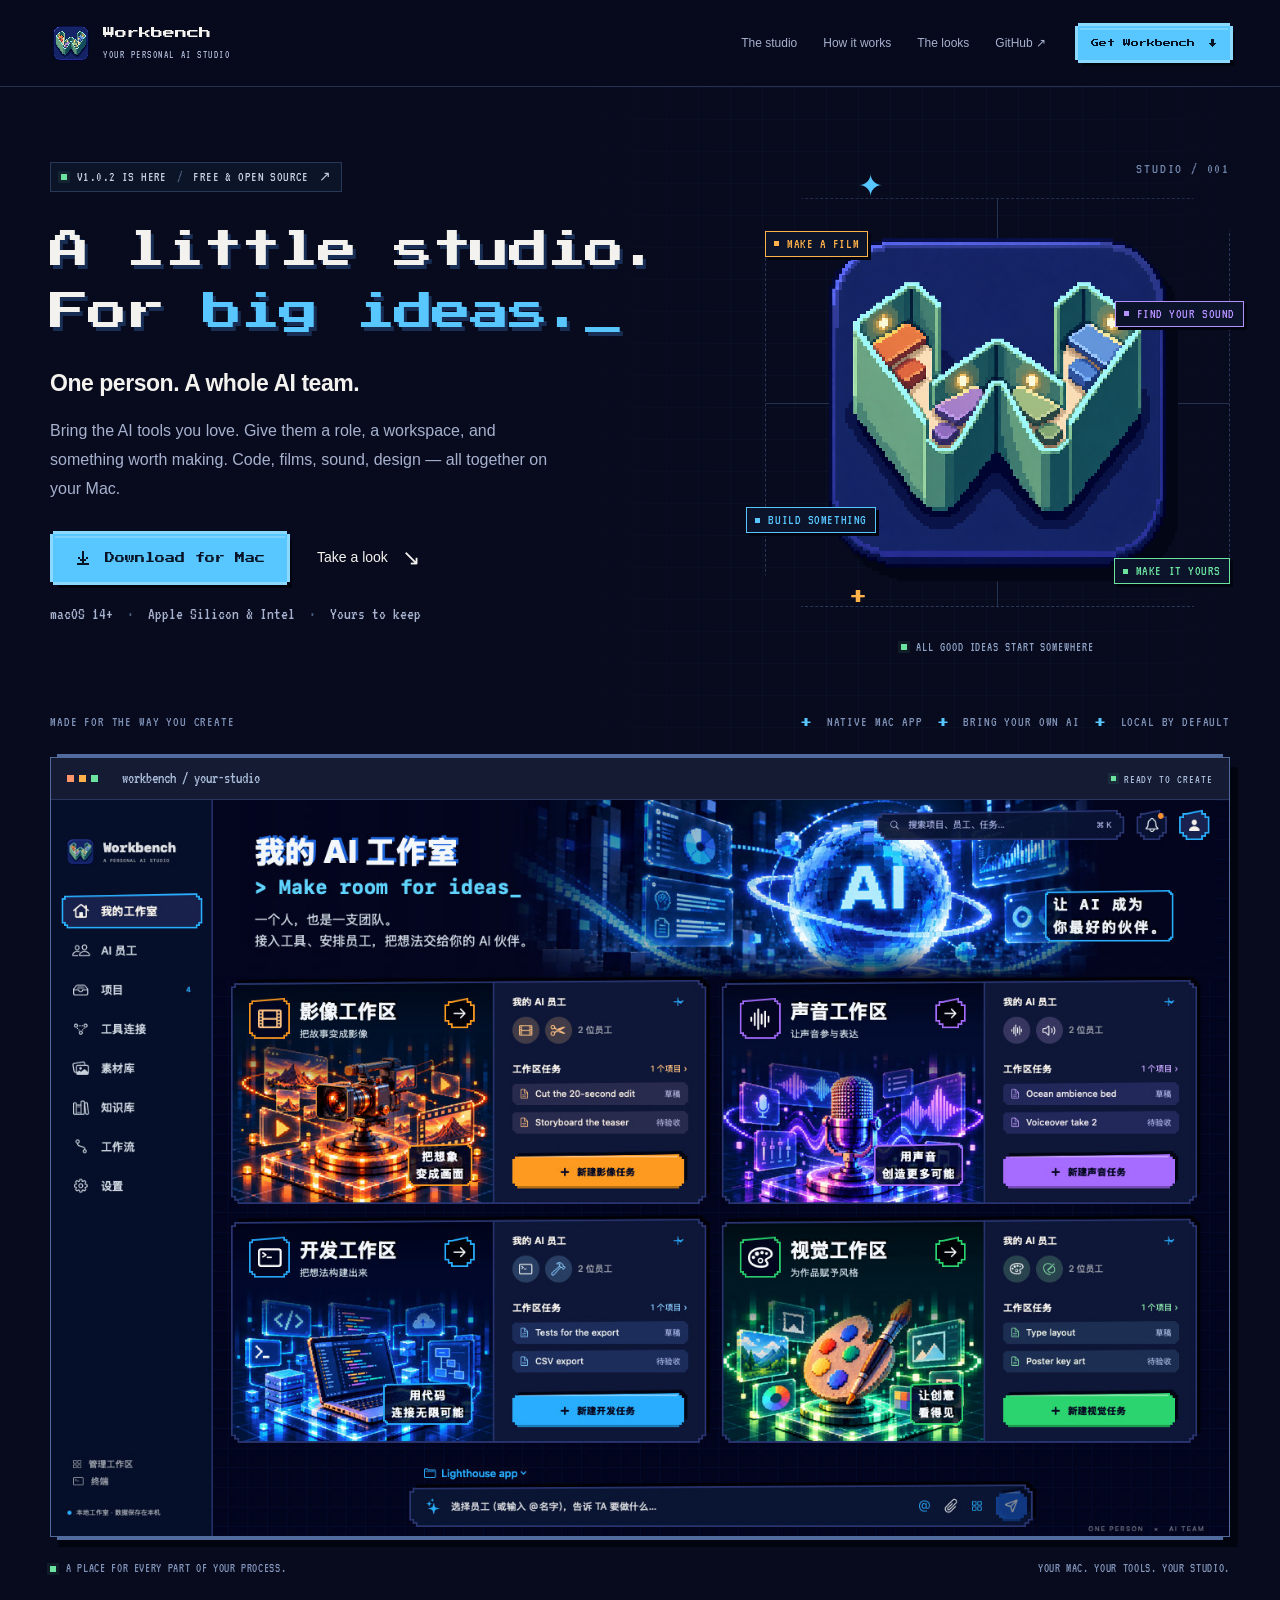
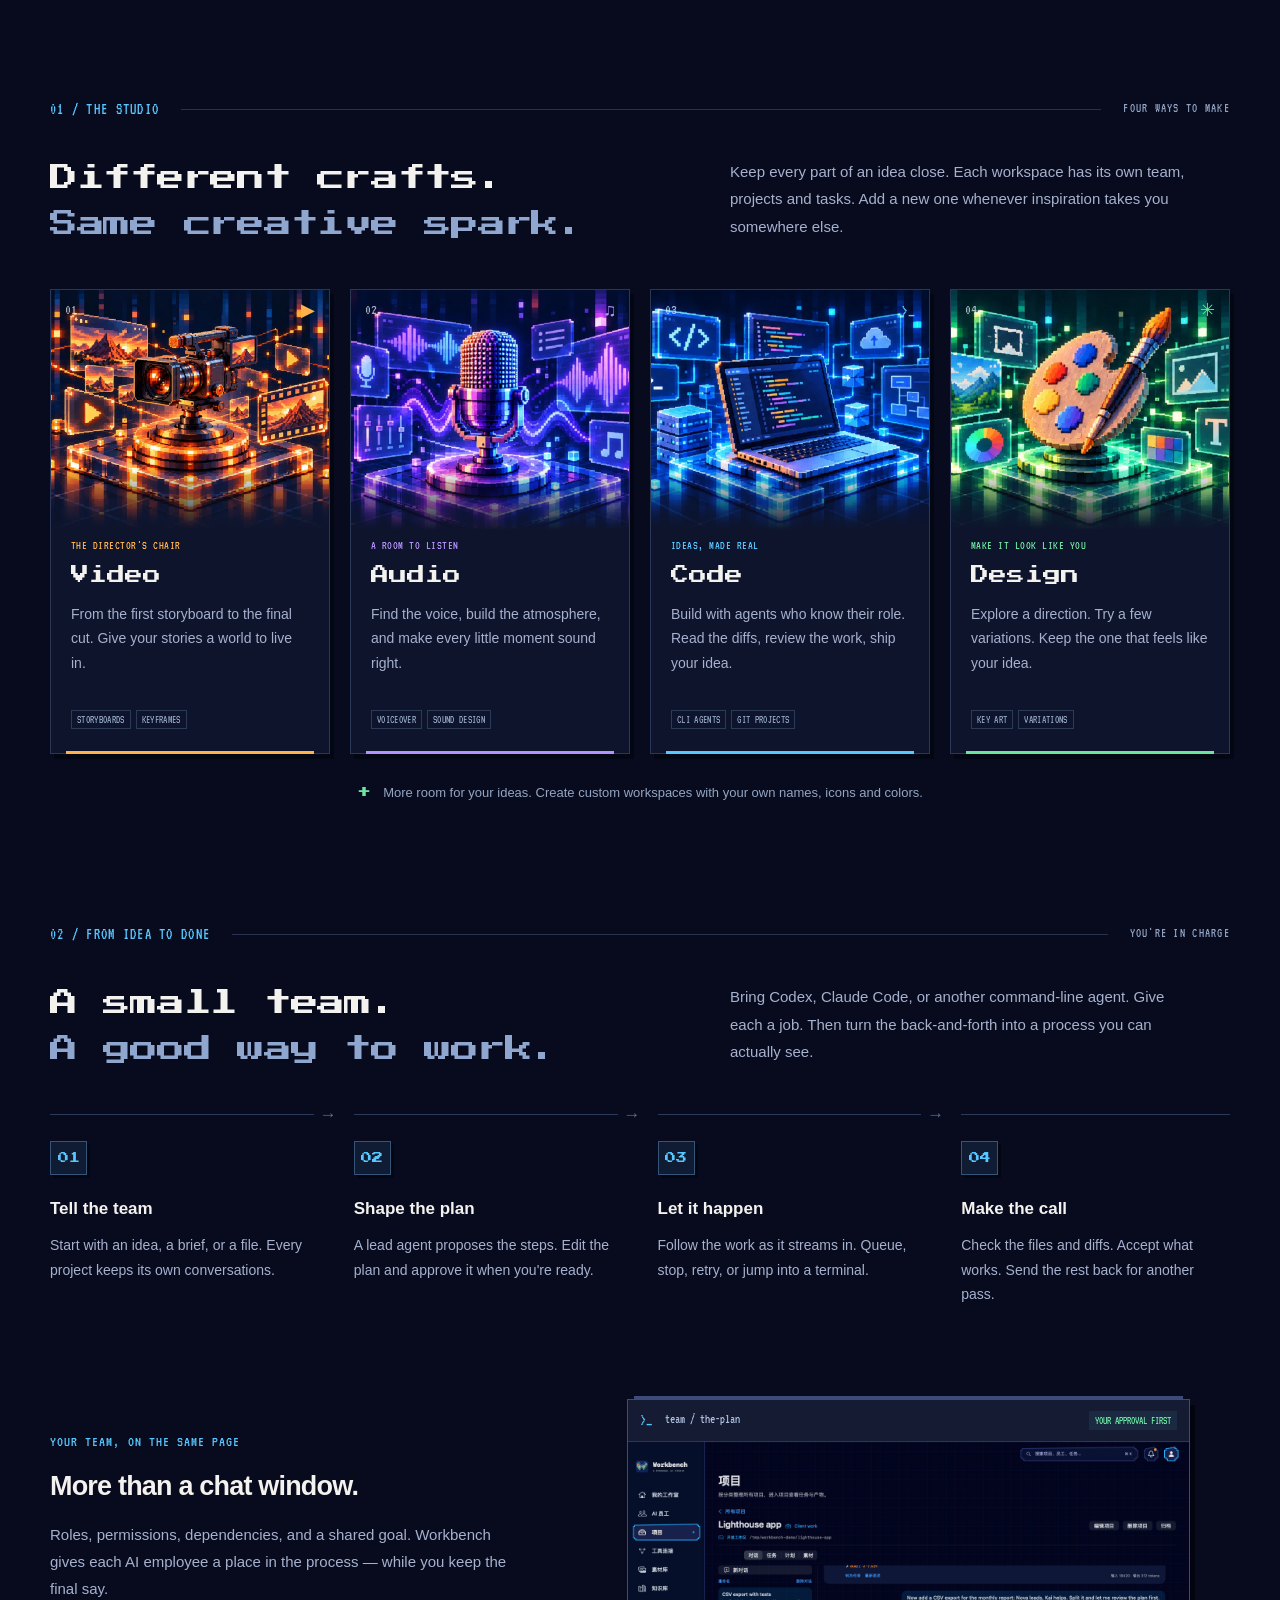
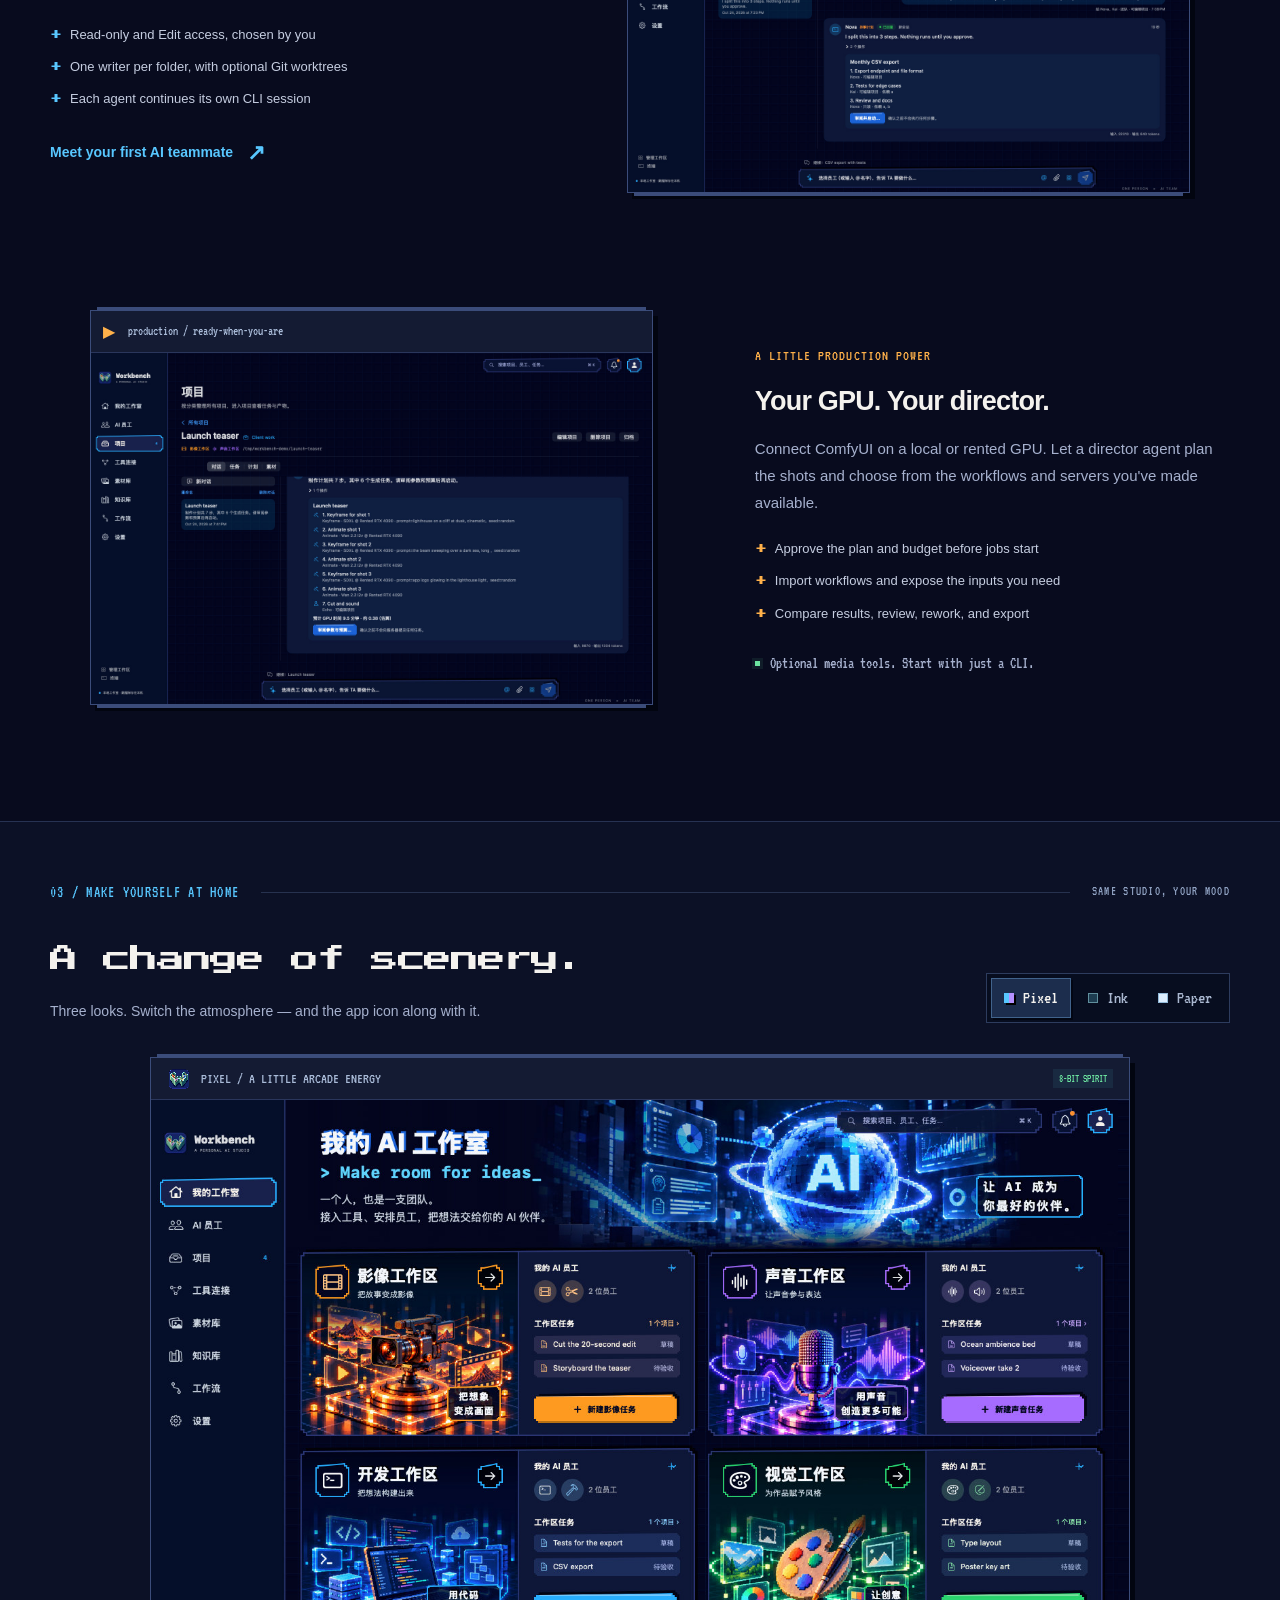
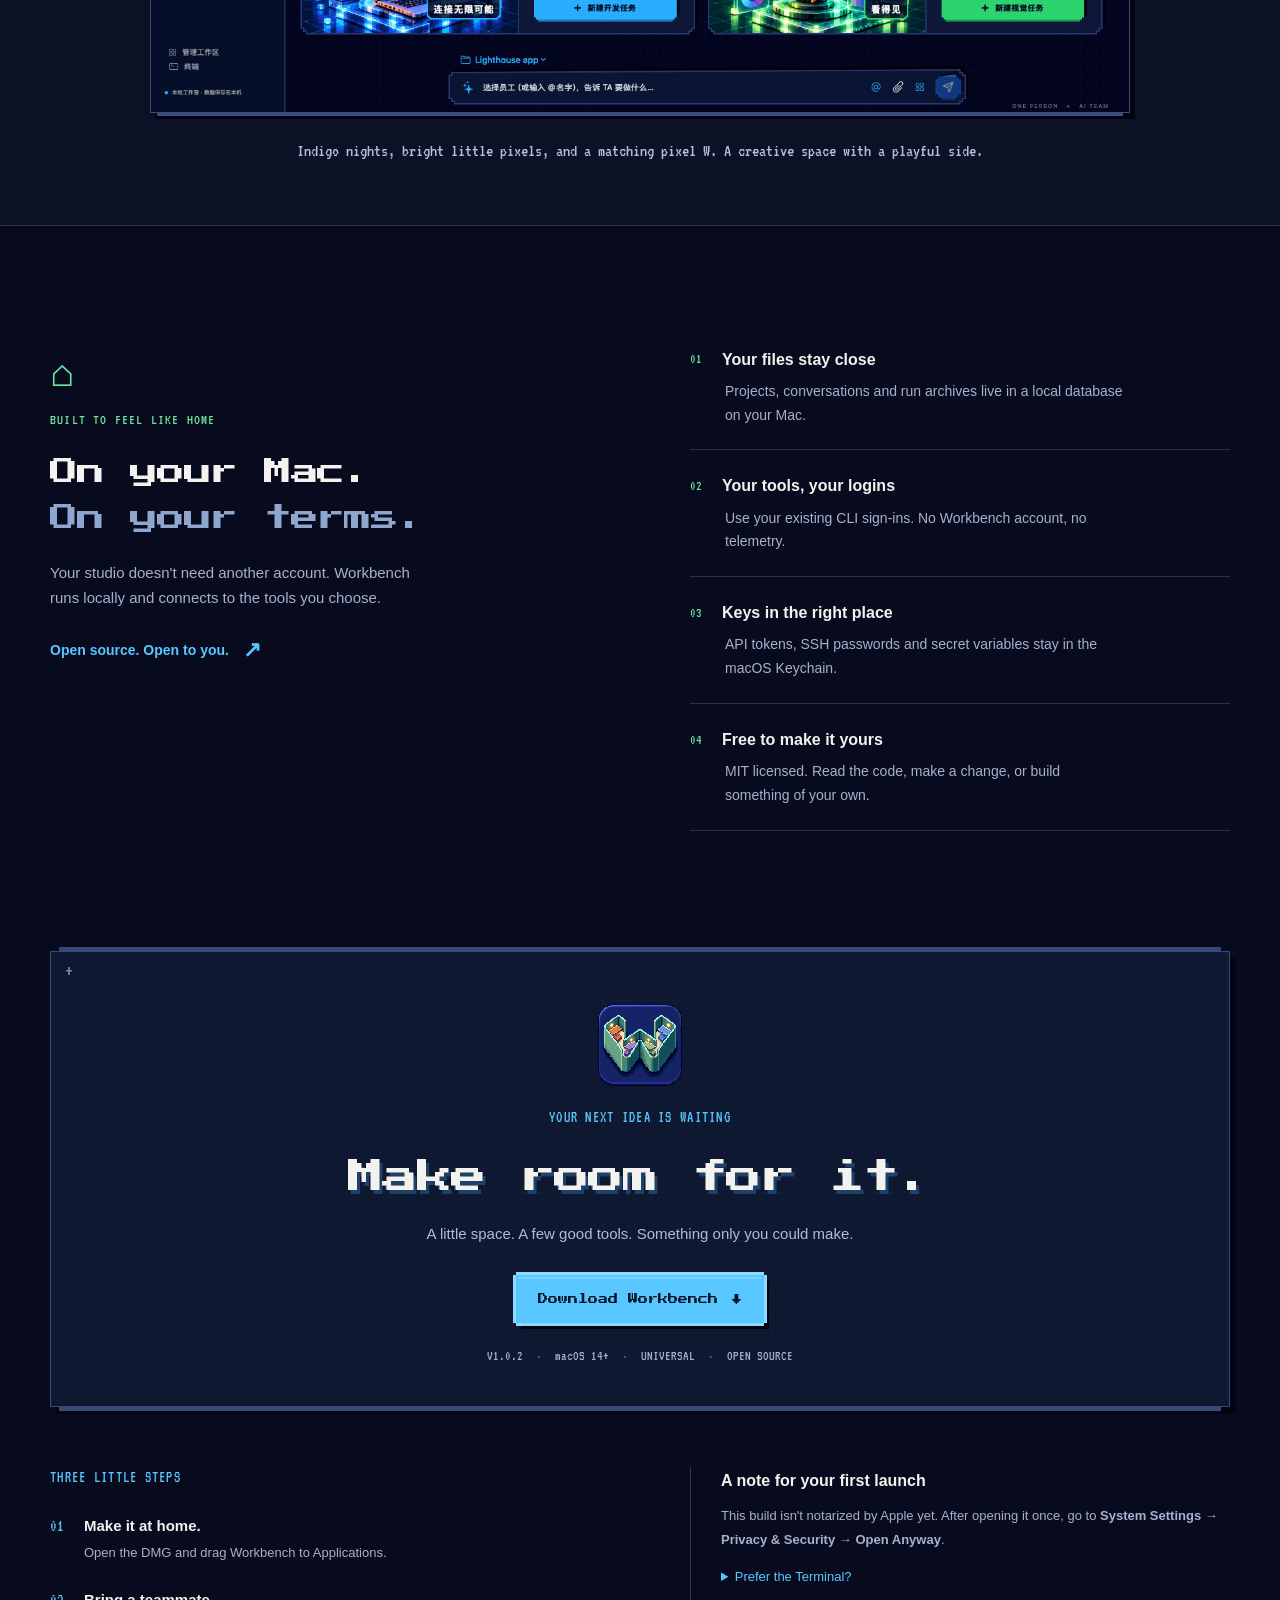
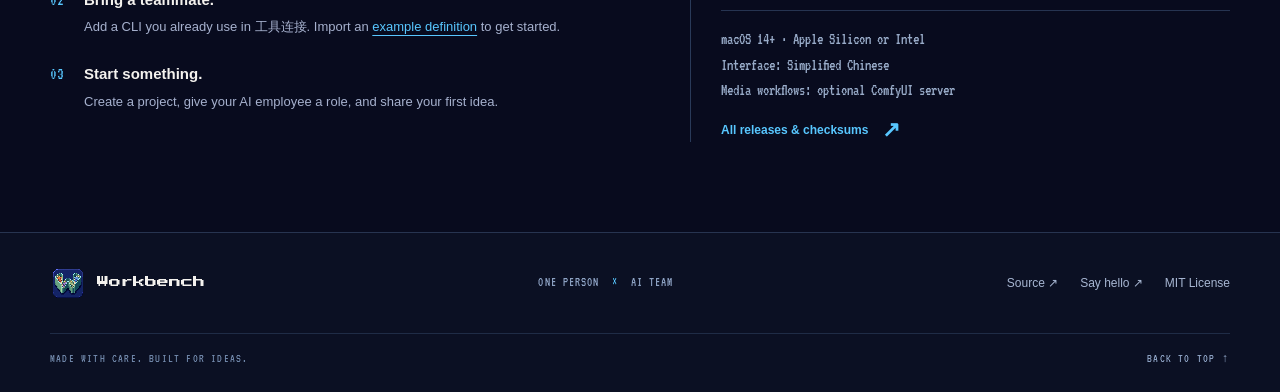
<file: site/index.html>
<!doctype html>
<html lang="en">
<head>
  <meta charset="utf-8">
  <meta name="viewport" content="width=device-width, initial-scale=1">
  <title>Workbench — a little studio for big ideas</title>
  <meta name="description" content="Your own AI team. Your own creative space. Workbench brings code, video, audio and design into one native Mac app. Free and open source.">
  <meta name="theme-color" content="#080b1e">
  <meta property="og:type" content="website">
  <meta property="og:title" content="Workbench — a little studio for big ideas">
  <meta property="og:description" content="One person. A whole AI team. Make room for ideas in your own Mac studio.">
  <meta property="og:image" content="https://haiyangdeng.github.io/My-Workbench/assets/screens/home-pixel.jpg">
  <meta property="og:url" content="https://haiyangdeng.github.io/My-Workbench/">
  <meta name="twitter:card" content="summary_large_image">
  <link rel="icon" type="image/png" href="assets/favicon-pixel.png">
  <link rel="apple-touch-icon" href="assets/icon-pixel.png">
  <link rel="preconnect" href="https://fonts.googleapis.com">
  <link rel="preconnect" href="https://fonts.gstatic.com" crossorigin>
  <link href="https://fonts.googleapis.com/css2?family=Press+Start+2P&family=VT323&display=swap" rel="stylesheet">
  <link rel="stylesheet" href="styles.css">
</head>
<body>
  <a class="skip" href="#main">Skip to content</a>
  <header class="nav">
    <div class="wrap nav-inner">
      <a class="brand" href="#top" aria-label="Workbench home"><img src="assets/icon-pixel.png" alt="" width="42" height="42"><span>Workbench<span class="brand-sub">YOUR PERSONAL AI STUDIO</span></span></a>
      <nav aria-label="Main navigation"><a href="#workspaces">The studio</a><a href="#workflow">How it works</a><a href="#looks">The looks</a><a href="https://github.com/haiyangdeng/My-Workbench">GitHub <span aria-hidden="true">↗</span></a></nav>
      <a class="btn btn-small btn-primary" href="#install">Get Workbench <span aria-hidden="true">↓</span></a>
    </div>
  </header>

  <main id="main">
    <section class="hero" id="top">
      <div class="hero-grid-bg" aria-hidden="true"></div>
      <div class="wrap hero-grid">
        <div class="hero-copy">
          <a class="release-badge" href="https://github.com/haiyangdeng/My-Workbench/releases/tag/v1.0.2"><span class="status-dot"></span> V1.0.2 IS HERE <span class="badge-divider">/</span> FREE &amp; OPEN SOURCE <span aria-hidden="true">↗</span></a>
          <h1>A little studio.<br>For <span>big ideas.</span><span class="cursor" aria-hidden="true">_</span></h1>
          <p class="hero-tagline">One person. A whole AI team.</p>
          <p class="lede">Bring the AI tools you love. Give them a role, a workspace, and something worth making. Code, films, sound, design — all together on your Mac.</p>
          <div class="cta"><a class="btn btn-primary" href="https://github.com/haiyangdeng/My-Workbench/releases/download/v1.0.2/Workbench-1.0.2.dmg"><svg aria-hidden="true" viewBox="0 0 16 16" width="16" height="16"><path fill="currentColor" d="M7 1h2v8h2V7h2v2h-2v2H9v2H7v-2H5V9H3V7h2v2h2zM2 13h12v2H2z"/></svg> Download for Mac</a><a class="text-link" href="#studio-preview">Take a look <span aria-hidden="true">↘</span></a></div>
          <p class="fine">macOS 14+ <span>·</span> Apple Silicon &amp; Intel <span>·</span> Yours to keep</p>
        </div>
        <div class="hero-visual" aria-label="Pixel-art Workbench icon: four small workspaces form the letter W">
          <div class="orbit-grid" aria-hidden="true"></div>
          <span class="coordinate" aria-hidden="true">STUDIO / 001</span>
          <span class="pixel-star star-a" aria-hidden="true">✦</span><span class="pixel-star star-b" aria-hidden="true">+</span>
          <img class="hero-icon" src="assets/icon-pixel.png" alt="Four warm-lit pixel work booths form a green W on an indigo tile" width="512" height="512" fetchpriority="high">
          <span class="orbit-label label-video"><i></i> MAKE A FILM</span><span class="orbit-label label-audio"><i></i> FIND YOUR SOUND</span><span class="orbit-label label-code"><i></i> BUILD SOMETHING</span><span class="orbit-label label-design"><i></i> MAKE IT YOURS</span>
          <div class="visual-caption"><span class="status-dot"></span> ALL GOOD IDEAS START SOMEWHERE</div>
        </div>
      </div>
      <div class="wrap hero-bottom"><span>MADE FOR THE WAY YOU CREATE</span><div><span class="mini-cross" aria-hidden="true">+</span> NATIVE MAC APP <span class="mini-cross" aria-hidden="true">+</span> BRING YOUR OWN AI <span class="mini-cross" aria-hidden="true">+</span> LOCAL BY DEFAULT</div></div>
    </section>

    <section class="showcase wrap" id="studio-preview" aria-label="Inside Workbench">
      <div class="window main-window">
        <div class="titlebar"><div class="window-dots" aria-hidden="true"><i></i><i></i><i></i></div><span>workbench / your-studio</span><span class="window-status"><span class="status-dot"></span> READY TO CREATE</span></div>
        <button class="screenshot-button" type="button" data-zoom="assets/screens/home-pixel.jpg" data-caption="Your studio in the Pixel look" aria-label="Enlarge the Workbench studio screenshot"><img src="assets/screens/home-pixel.jpg" alt="Workbench's Pixel interface, with four workspaces, their AI team members and tasks" width="1440" height="900"><span class="zoom-hint">EXPLORE THE DETAILS <span aria-hidden="true">↗</span></span></button>
      </div>
      <div class="showcase-caption"><span><span class="status-dot"></span> A PLACE FOR EVERY PART OF YOUR PROCESS.</span><span>YOUR MAC. YOUR TOOLS. YOUR STUDIO.</span></div>
    </section>

    <section class="section" id="workspaces">
      <div class="wrap">
        <div class="section-marker"><span>01 / THE STUDIO</span><span class="marker-line"></span><span>FOUR WAYS TO MAKE</span></div>
        <div class="section-heading"><h2>Different crafts.<br><span>Same creative spark.</span></h2><p>Keep every part of an idea close. Each workspace has its own team, projects and tasks. Add a new one whenever inspiration takes you somewhere else.</p></div>
        <div class="workspace-grid">
          <article class="workspace-card" style="--accent: var(--orange)"><div class="card-art"><img src="assets/art/video.jpg" alt="Pixel-art cinema camera surrounded by film frames" width="1100" height="822" loading="lazy"><span class="card-number">01</span><span class="card-symbol" aria-hidden="true">▶</span></div><div class="card-body"><p class="card-kicker">THE DIRECTOR'S CHAIR</p><h3>Video</h3><p>From the first storyboard to the final cut. Give your stories a world to live in.</p><div class="card-tags"><span>STORYBOARDS</span><span>KEYFRAMES</span></div></div></article>
          <article class="workspace-card" style="--accent: var(--purple)"><div class="card-art"><img src="assets/art/audio.jpg" alt="Pixel-art microphone with purple sound waves" width="1100" height="730" loading="lazy"><span class="card-number">02</span><span class="card-symbol" aria-hidden="true">♫</span></div><div class="card-body"><p class="card-kicker">A ROOM TO LISTEN</p><h3>Audio</h3><p>Find the voice, build the atmosphere, and make every little moment sound right.</p><div class="card-tags"><span>VOICEOVER</span><span>SOUND DESIGN</span></div></div></article>
          <article class="workspace-card" style="--accent: var(--cyan)"><div class="card-art"><img src="assets/art/code.jpg" alt="Pixel-art laptop with glowing blue code panels" width="1100" height="730" loading="lazy"><span class="card-number">03</span><span class="card-symbol" aria-hidden="true">&gt;_</span></div><div class="card-body"><p class="card-kicker">IDEAS, MADE REAL</p><h3>Code</h3><p>Build with agents who know their role. Read the diffs, review the work, ship your idea.</p><div class="card-tags"><span>CLI AGENTS</span><span>GIT PROJECTS</span></div></div></article>
          <article class="workspace-card" style="--accent: var(--green)"><div class="card-art"><img src="assets/art/design.jpg" alt="Pixel-art palette and paintbrush with green floating images" width="1100" height="730" loading="lazy"><span class="card-number">04</span><span class="card-symbol" aria-hidden="true">✳</span></div><div class="card-body"><p class="card-kicker">MAKE IT LOOK LIKE YOU</p><h3>Design</h3><p>Explore a direction. Try a few variations. Keep the one that feels like your idea.</p><div class="card-tags"><span>KEY ART</span><span>VARIATIONS</span></div></div></article>
        </div>
        <p class="section-footnote"><span aria-hidden="true">+</span> More room for your ideas. Create custom workspaces with your own names, icons and colors.</p>
      </div>
    </section>

    <section class="section workflow-section" id="workflow">
      <div class="wrap">
        <div class="section-marker"><span>02 / FROM IDEA TO DONE</span><span class="marker-line"></span><span>YOU'RE IN CHARGE</span></div>
        <div class="section-heading"><h2>A small team.<br><span>A good way to work.</span></h2><p>Bring Codex, Claude Code, or another command-line agent. Give each a job. Then turn the back-and-forth into a process you can actually see.</p></div>
        <ol class="workflow-steps"><li><span class="step-number">01</span><h3>Tell the team</h3><p>Start with an idea, a brief, or a file. Every project keeps its own conversations.</p></li><li><span class="step-number">02</span><h3>Shape the plan</h3><p>A lead agent proposes the steps. Edit the plan and approve it when you're ready.</p></li><li><span class="step-number">03</span><h3>Let it happen</h3><p>Follow the work as it streams in. Queue, stop, retry, or jump into a terminal.</p></li><li><span class="step-number">04</span><h3>Make the call</h3><p>Check the files and diffs. Accept what works. Send the rest back for another pass.</p></li></ol>
        <div class="feature-split">
          <div class="feature-copy"><span class="feature-label">YOUR TEAM, ON THE SAME PAGE</span><h3>More than a chat window.</h3><p>Roles, permissions, dependencies, and a shared goal. Workbench gives each AI employee a place in the process — while you keep the final say.</p><ul class="feature-list"><li>Read-only and Edit access, chosen by you</li><li>One writer per folder, with optional Git worktrees</li><li>Each agent continues its own CLI session</li></ul><a class="text-link" href="https://github.com/haiyangdeng/My-Workbench/tree/main/docs/cli-examples">Meet your first AI teammate <span aria-hidden="true">↗</span></a></div>
          <figure class="window feature-window"><div class="titlebar"><span class="terminal-prompt" aria-hidden="true">&gt;_</span><span>team / the-plan</span><span class="tag">YOUR APPROVAL FIRST</span></div><button class="screenshot-button" type="button" data-zoom="assets/screens/team-plan.jpg" data-caption="A team plan waiting for your approval" aria-label="Enlarge the team plan screenshot"><img src="assets/screens/team-plan.jpg" alt="A conversation showing changed files and a three-step collaboration plan awaiting approval" width="1440" height="900" loading="lazy"></button></figure>
        </div>
        <div class="feature-split media-feature">
          <figure class="window feature-window"><div class="titlebar"><span class="terminal-prompt orange" aria-hidden="true">▶</span><span>production / ready-when-you-are</span></div><button class="screenshot-button" type="button" data-zoom="assets/screens/director-plan.jpg" data-caption="A production plan with jobs, estimates and a budget" aria-label="Enlarge the production plan screenshot"><img src="assets/screens/director-plan.jpg" alt="A seven-step production plan with keyframes, animation jobs and cost estimates" width="1440" height="900" loading="lazy"></button></figure>
          <div class="feature-copy"><span class="feature-label orange">A LITTLE PRODUCTION POWER</span><h3>Your GPU. Your director.</h3><p>Connect ComfyUI on a local or rented GPU. Let a director agent plan the shots and choose from the workflows and servers you've made available.</p><ul class="feature-list orange-checks"><li>Approve the plan and budget before jobs start</li><li>Import workflows and expose the inputs you need</li><li>Compare results, review, rework, and export</li></ul><p class="feature-note"><span class="status-dot"></span> Optional media tools. Start with just a CLI.</p></div>
        </div>
      </div>
    </section>

    <section class="section looks-section" id="looks">
      <div class="wrap">
        <div class="section-marker"><span>03 / MAKE YOURSELF AT HOME</span><span class="marker-line"></span><span>SAME STUDIO, YOUR MOOD</span></div>
        <div class="looks-heading"><div><h2>A change of scenery.</h2><p class="intro">Three looks. Switch the atmosphere — and the app icon along with it.</p></div><div class="theme-tabs" role="tablist" aria-label="Preview an app style"><button id="tab-pixel" role="tab" aria-selected="true" aria-controls="look-preview" data-look="pixel"><span class="theme-chip chip-pixel" aria-hidden="true"></span>Pixel</button><button id="tab-ink" role="tab" aria-selected="false" aria-controls="look-preview" tabindex="-1" data-look="ink"><span class="theme-chip chip-ink" aria-hidden="true"></span>Ink</button><button id="tab-paper" role="tab" aria-selected="false" aria-controls="look-preview" tabindex="-1" data-look="paper"><span class="theme-chip chip-paper" aria-hidden="true"></span>Paper</button></div></div>
        <div id="look-preview" role="tabpanel" aria-labelledby="tab-pixel" tabindex="0"><div class="window look-window"><div class="titlebar"><img id="look-icon" src="assets/icon-pixel.png" alt="" width="24" height="24"><span id="look-name">PIXEL / A LITTLE ARCADE ENERGY</span><span class="tag" id="look-tag">8-BIT SPIRIT</span></div><button class="screenshot-button" type="button" id="look-zoom" data-zoom="assets/screens/home-pixel.jpg" data-caption="Workbench in the Pixel look" aria-label="Enlarge the selected style screenshot"><img id="look-image" src="assets/screens/home-pixel.jpg" alt="Workbench in the Pixel look: indigo night, arcade colors and stepped corners" width="1440" height="900" loading="lazy"></button></div><p class="look-description" id="look-description">Indigo nights, bright little pixels, and a matching pixel W. A creative space with a playful side.</p></div>
      </div>
    </section>

    <section class="section local-section" id="local"><div class="wrap local-grid"><div class="local-heading"><div class="local-symbol" aria-hidden="true">⌂</div><p class="kicker">BUILT TO FEEL LIKE HOME</p><h2>On your Mac.<br><span>On your terms.</span></h2><p>Your studio doesn't need another account. Workbench runs locally and connects to the tools you choose.</p><a class="text-link" href="https://github.com/haiyangdeng/My-Workbench">Open source. Open to you. <span aria-hidden="true">↗</span></a></div><dl class="local-details"><div><dt><span>01</span> Your files stay close</dt><dd>Projects, conversations and run archives live in a local database on your Mac.</dd></div><div><dt><span>02</span> Your tools, your logins</dt><dd>Use your existing CLI sign-ins. No Workbench account, no telemetry.</dd></div><div><dt><span>03</span> Keys in the right place</dt><dd>API tokens, SSH passwords and secret variables stay in the macOS Keychain.</dd></div><div><dt><span>04</span> Free to make it yours</dt><dd>MIT licensed. Read the code, make a change, or build something of your own.</dd></div></dl></div></section>

    <section class="section install-section" id="install"><div class="wrap"><div class="install-banner"><span class="install-corner" aria-hidden="true">+</span><img src="assets/icon-pixel.png" alt="" width="100" height="100" loading="lazy"><p class="kicker">YOUR NEXT IDEA IS WAITING</p><h2>Make room for it.</h2><p>A little space. A few good tools. Something only you could make.</p><a class="btn btn-primary" href="https://github.com/haiyangdeng/My-Workbench/releases/download/v1.0.2/Workbench-1.0.2.dmg">Download Workbench <span aria-hidden="true">↓</span></a><p class="fine">V1.0.2 <span>·</span> macOS 14+ <span>·</span> UNIVERSAL <span>·</span> OPEN SOURCE</p></div><div class="install-details"><div><p class="kicker">THREE LITTLE STEPS</p><ol class="install-steps"><li><span>01</span><div><b>Make it at home.</b><p>Open the DMG and drag Workbench to Applications.</p></div></li><li><span>02</span><div><b>Bring a teammate.</b><p>Add a CLI you already use in 工具连接. Import an <a href="https://github.com/haiyangdeng/My-Workbench/tree/main/docs/cli-examples">example definition</a> to get started.</p></div></li><li><span>03</span><div><b>Start something.</b><p>Create a project, give your AI employee a role, and share your first idea.</p></div></li></ol></div><aside class="first-launch"><h3>A note for your first launch</h3><p>This build isn't notarized by Apple yet. After opening it once, go to <b>System Settings → Privacy &amp; Security → Open Anyway</b>.</p><details><summary>Prefer the Terminal?</summary><div class="code"><code id="xattr">xattr -dr com.apple.quarantine /Applications/Workbench.app</code><button class="copy" type="button" data-copy="xattr"><span class="copy-label">Copy</span><span class="visually-hidden"> the first-launch command</span></button><span class="visually-hidden" role="status" data-copy-status></span></div></details><p class="requirements">macOS 14+ · Apple Silicon or Intel<br>Interface: Simplified Chinese<br>Media workflows: optional ComfyUI server</p><a class="text-link" href="https://github.com/haiyangdeng/My-Workbench/releases">All releases &amp; checksums <span aria-hidden="true">↗</span></a></aside></div></div></section>
  </main>
  <footer class="footer"><div class="wrap"><div class="footer-top"><a class="brand" href="#top"><img src="assets/icon-pixel.png" alt="" width="36" height="36"><span>Workbench</span></a><p>ONE PERSON <span>×</span> AI TEAM</p><nav aria-label="Footer navigation"><a href="https://github.com/haiyangdeng/My-Workbench">Source <span aria-hidden="true">↗</span></a><a href="https://github.com/haiyangdeng/My-Workbench/issues">Say hello <span aria-hidden="true">↗</span></a><a href="https://github.com/haiyangdeng/My-Workbench/blob/main/LICENSE">MIT License</a></nav></div><div class="footer-bottom"><span>MADE WITH CARE. BUILT FOR IDEAS.</span><a href="#top">BACK TO TOP ↑</a></div></div></footer>
  <dialog class="image-dialog" aria-label="Screenshot preview"><div class="dialog-toolbar"><span id="dialog-caption"></span><button type="button" class="dialog-close" aria-label="Close screenshot preview">Close <span aria-hidden="true">×</span></button></div><img id="dialog-image" alt=""></dialog>
  <script src="main.js" defer></script>
</body>
</html>
</file>
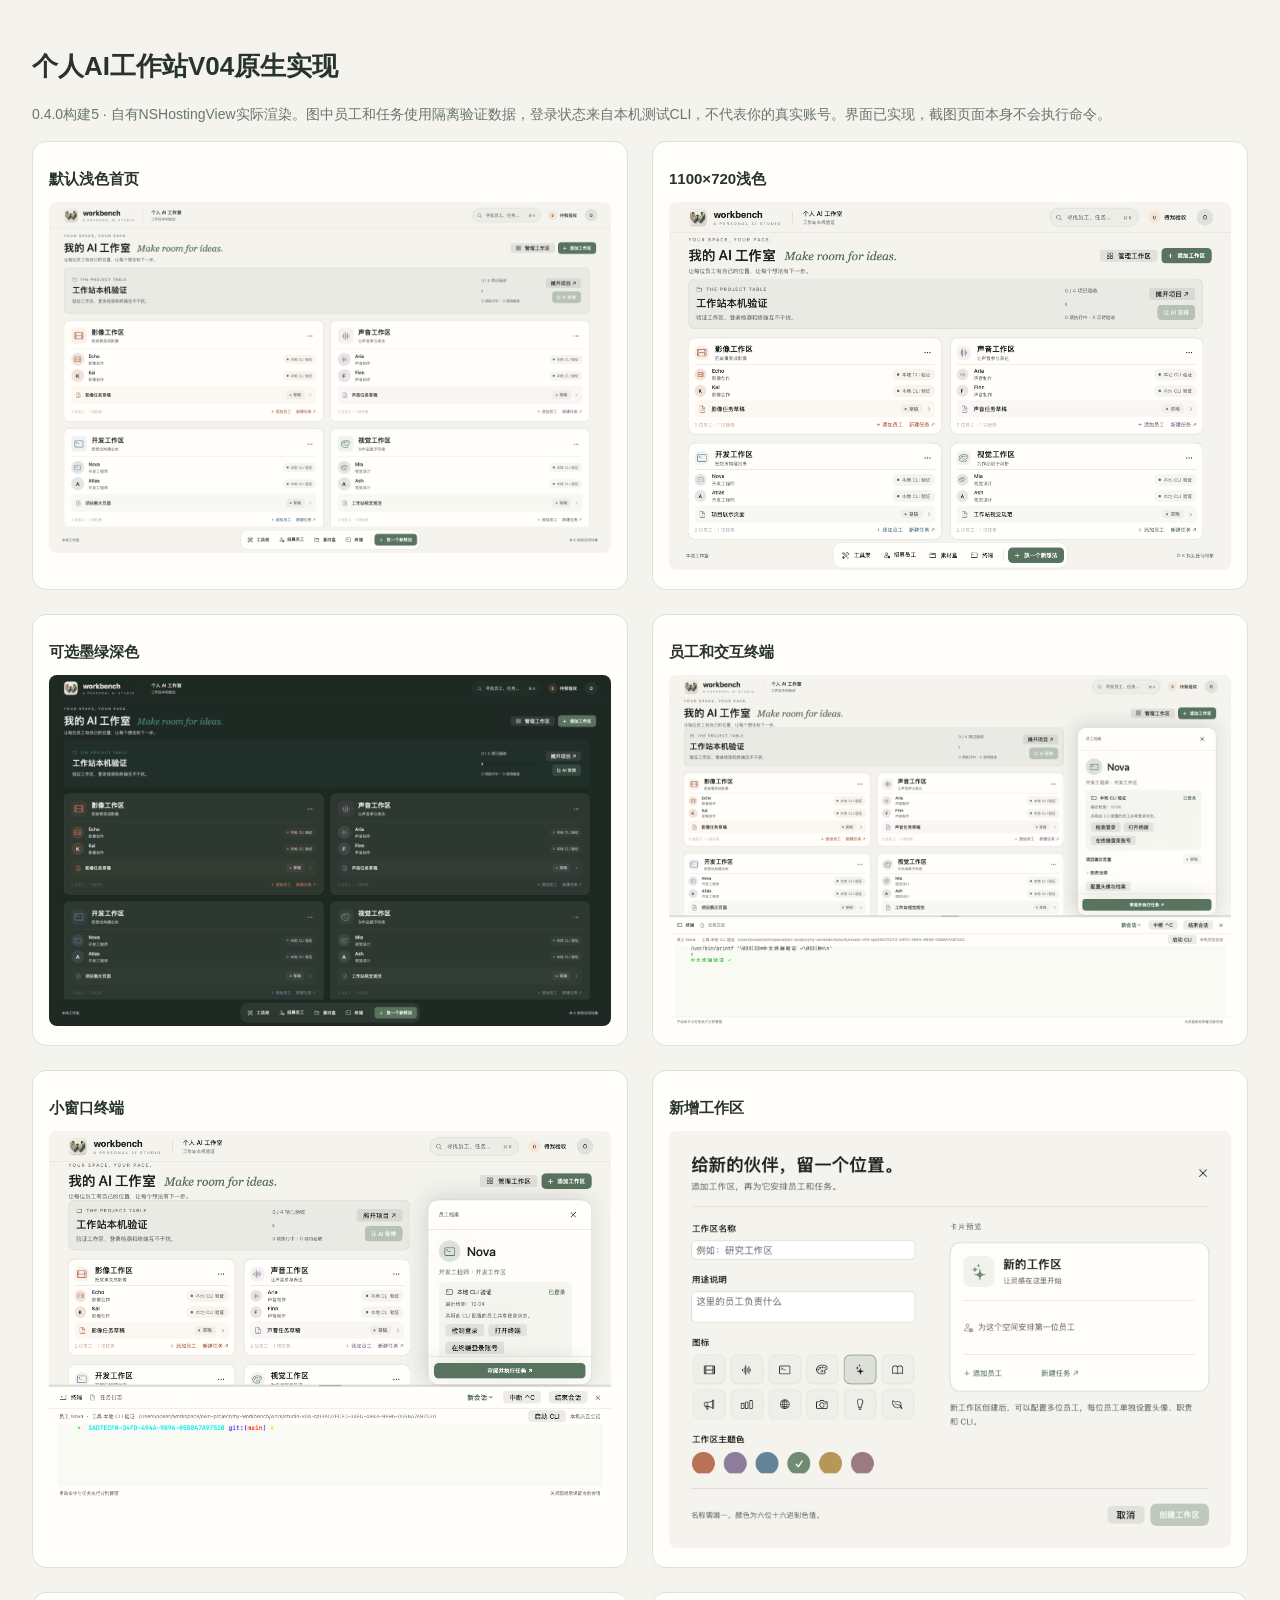
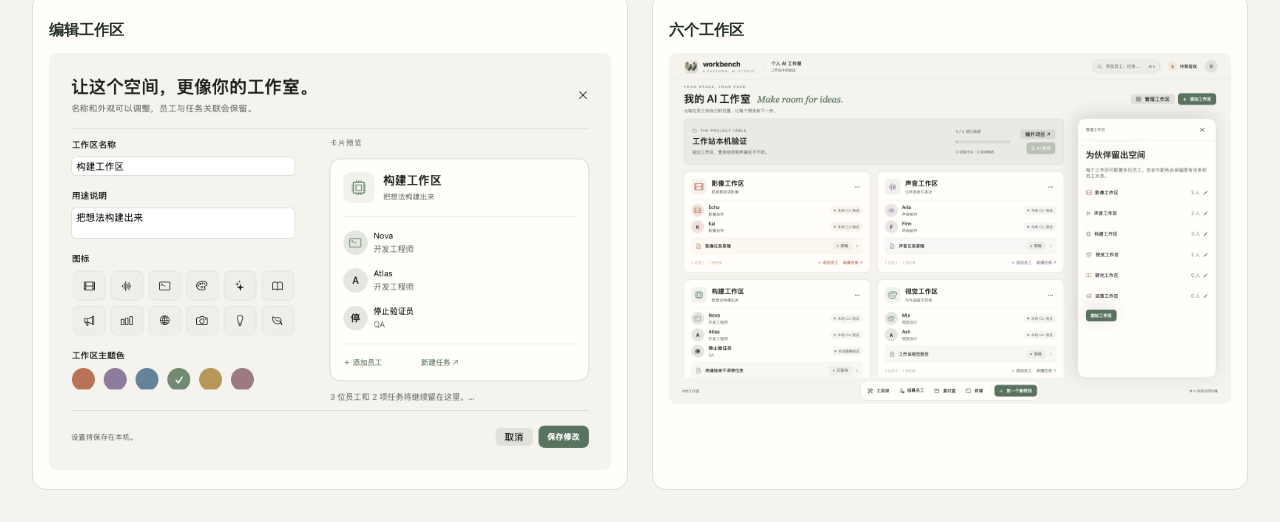
<file: docs/design/native-v04/index.html>
<!doctype html><html lang="zh-CN"><meta charset="utf-8"><meta name="viewport" content="width=device-width,initial-scale=1"><title>工作站V04原生实现</title><style>body{margin:0;background:#f4f3ee;color:#29332d;font:14px -apple-system,BlinkMacSystemFont,"PingFang SC",sans-serif;padding:32px}main{max-width:1400px;margin:auto}h1{font-size:26px}p{color:#69766b;line-height:1.8}section{display:grid;grid-template-columns:repeat(auto-fit,minmax(min(100%,550px),1fr));gap:24px}article{background:#fffefa;border:1px solid #dee3d8;border-radius:14px;padding:16px}h2{font-size:15px}img{width:100%;border-radius:8px}</style><main><h1>个人AI工作站V04原生实现</h1><p>0.4.0构建5 · 自有NSHostingView实际渲染。图中员工和任务使用隔离验证数据，登录状态来自本机测试CLI，不代表你的真实账号。界面已实现，截图页面本身不会执行命令。</p><section><article><h2>默认浅色首页</h2><a href="native-v04-light-home.png"><img src="native-v04-light-home.png" alt="默认浅色首页"></a></article><article><h2>1100×720浅色</h2><a href="native-v04-light-compact.png"><img src="native-v04-light-compact.png" alt="1100×720浅色"></a></article><article><h2>可选墨绿深色</h2><a href="native-v04-dark-home.png"><img src="native-v04-dark-home.png" alt="可选墨绿深色"></a></article><article><h2>员工和交互终端</h2><a href="native-v04-terminal.png"><img src="native-v04-terminal.png" alt="员工和交互终端"></a></article><article><h2>小窗口终端</h2><a href="native-v04-terminal-compact.png"><img src="native-v04-terminal-compact.png" alt="小窗口终端"></a></article><article><h2>新增工作区</h2><a href="native-v04-workspace-add.png"><img src="native-v04-workspace-add.png" alt="新增工作区"></a></article><article><h2>编辑工作区</h2><a href="native-v04-workspace-edit.png"><img src="native-v04-workspace-edit.png" alt="编辑工作区"></a></article><article><h2>六个工作区</h2><a href="native-v04-six-areas.png"><img src="native-v04-six-areas.png" alt="六个工作区"></a></article></section></main></html>
</file>
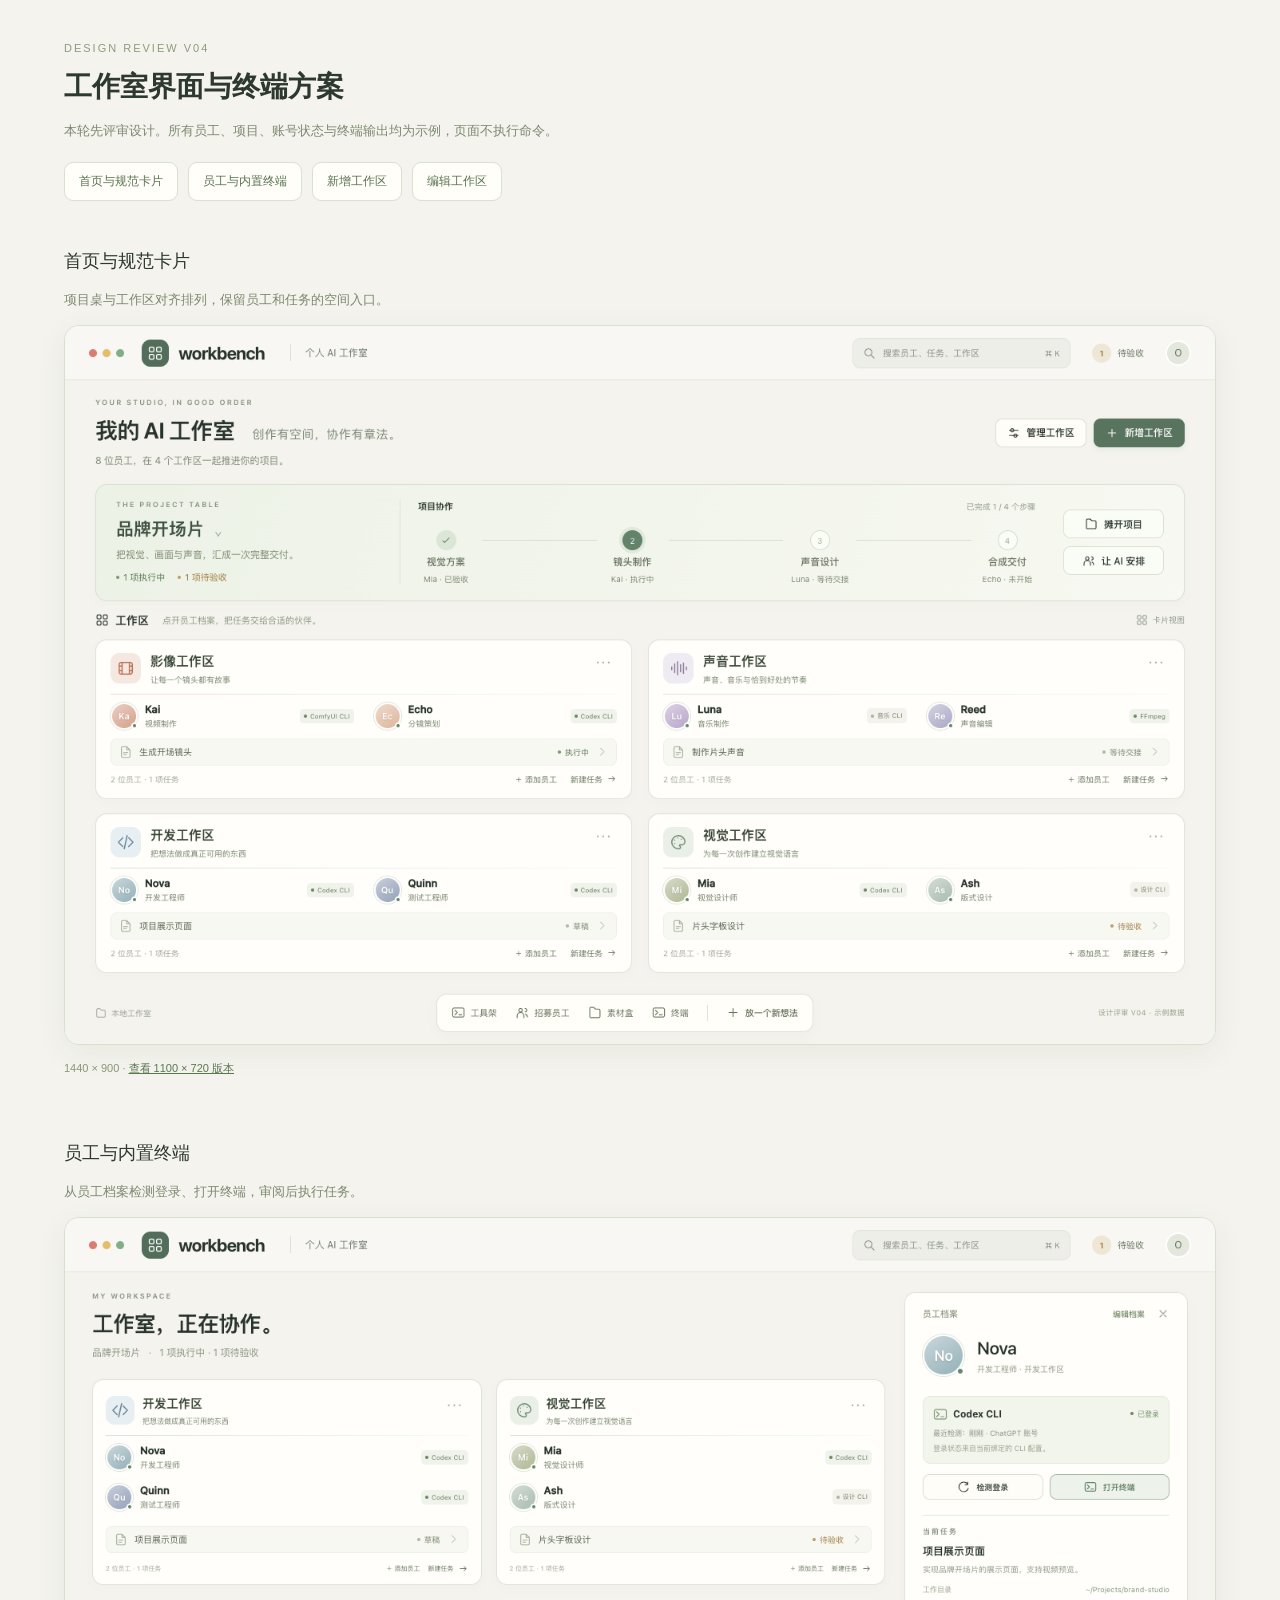
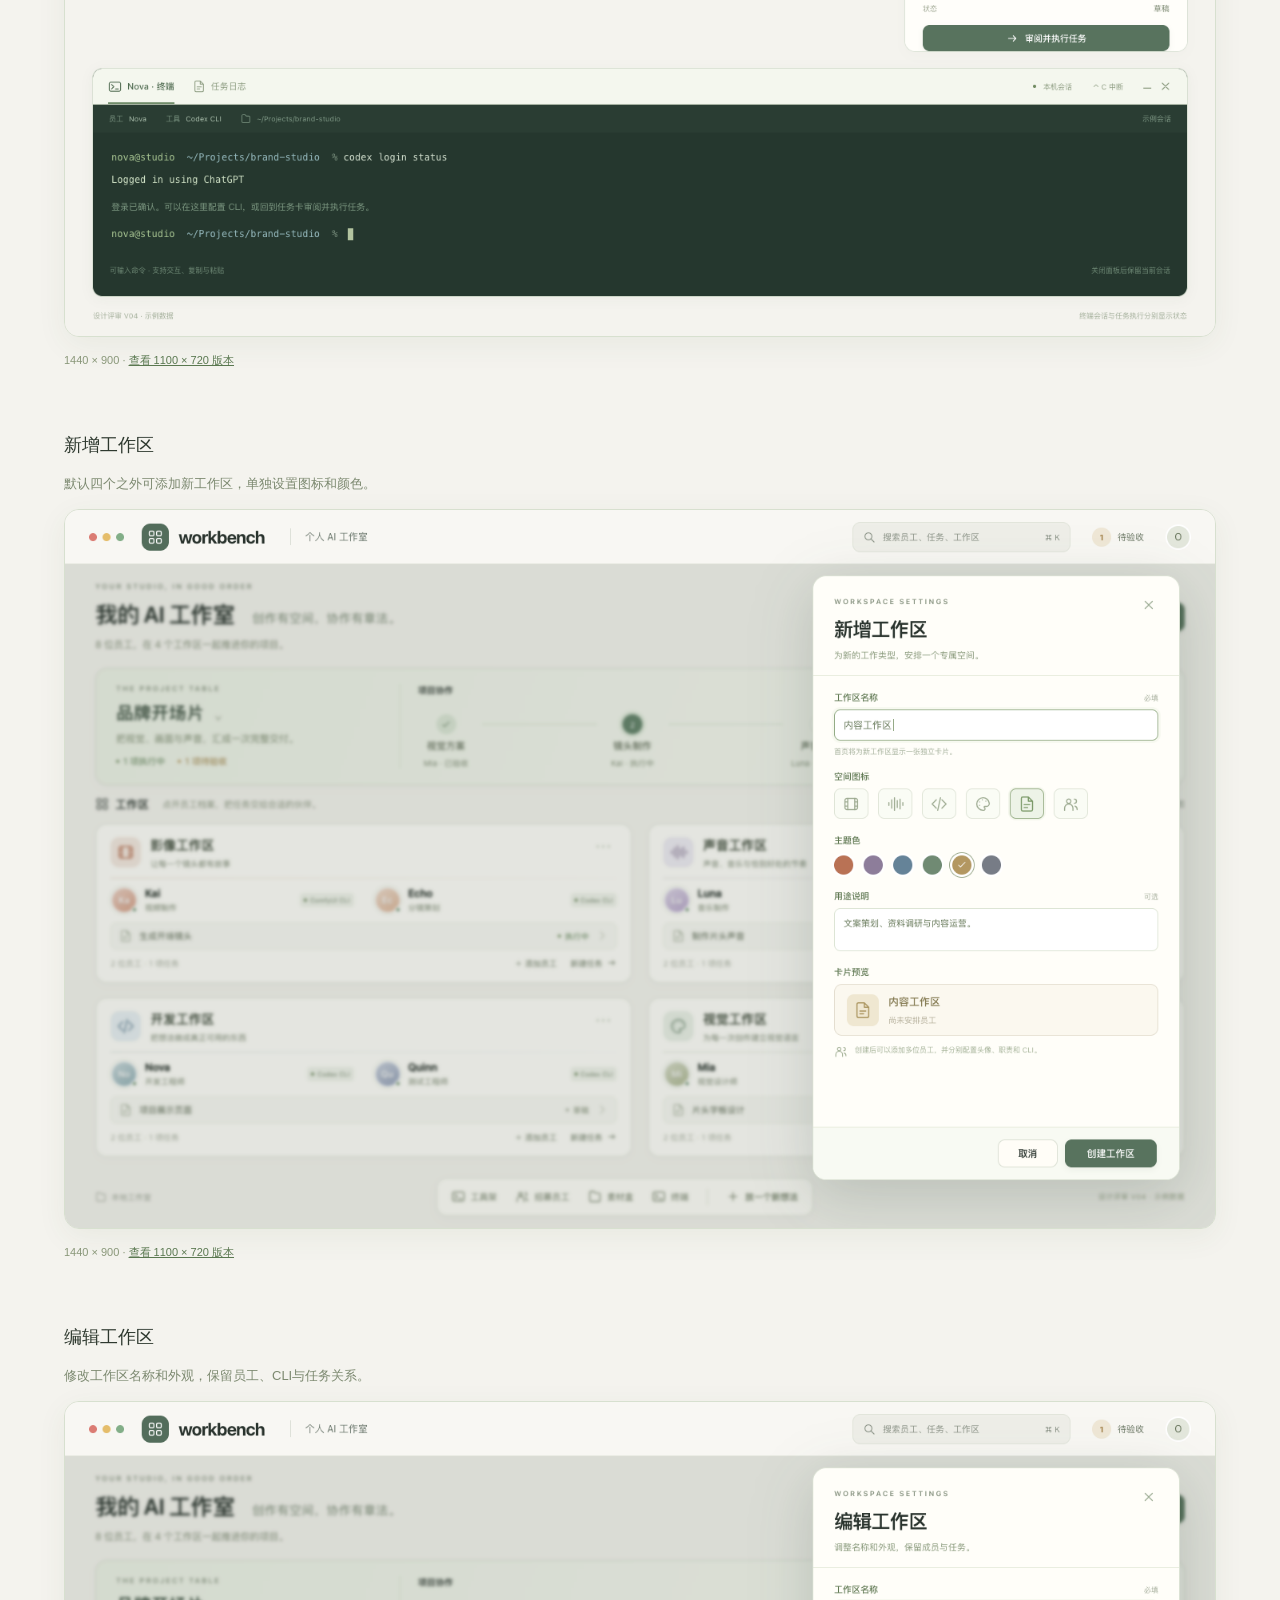
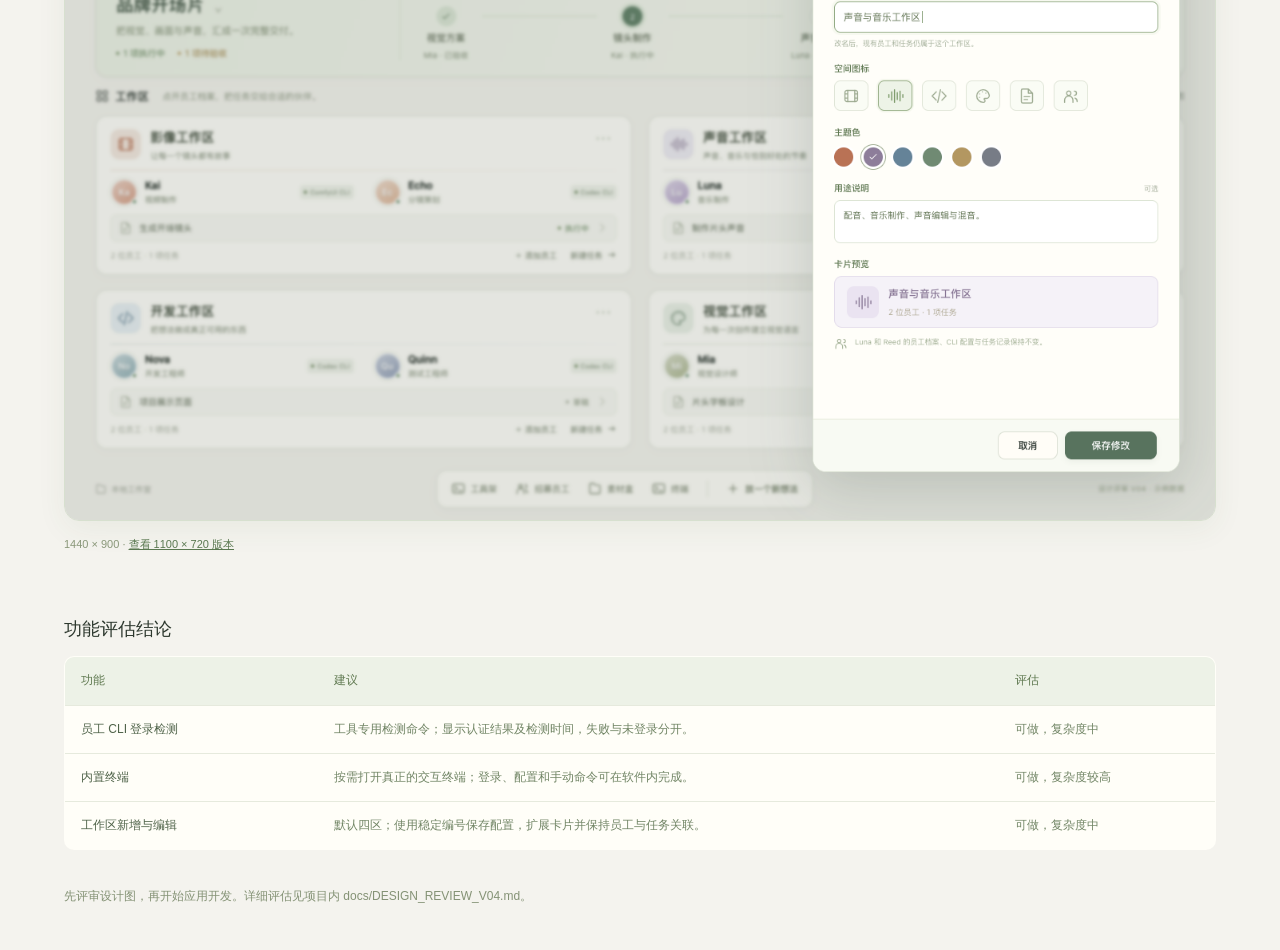
<file: docs/design/review-v04/index.html>
<!doctype html><html lang="zh-CN"><head><meta charset="utf-8"><meta name="viewport" content="width=device-width,initial-scale=1"><title>工作室设计评审 V04</title><style>*{box-sizing:border-box}body{font-family:-apple-system,"PingFang SC",sans-serif;margin:0;background:#F4F3EE;color:#2D382E}header{max-width:1200px;margin:auto;padding:38px 24px 23px}small{font-size:11px;color:#8D9B7F;letter-spacing:2px}h1{font-size:28px;font-weight:600;margin:12px 0}p{color:#7C8970;font-size:13px;line-height:1.8}nav{display:flex;gap:10px;flex-wrap:wrap;margin-top:20px}nav a{background:#FFFEF8;border:1px solid #D8E2D0;border-radius:9px;padding:10px 14px;color:#5A7452;text-decoration:none;font-size:12px}section{max-width:1200px;margin:auto;padding:10px 24px 28px}h2{font-size:18px;font-weight:550}figure{margin:0}img{width:100%;height:auto;border:1px solid #D7E0CF;border-radius:15px;box-shadow:0 8px 30px #465B3610}figcaption{font-size:11px;color:#899779;margin:12px 0}a{color:#5A7850}footer{max-width:1200px;margin:auto;padding:10px 24px 45px;font-size:12px;color:#849275}table{border-collapse:collapse;width:100%;background:#FFFEF8;border:1px solid #DBE2D2;border-radius:10px;overflow:hidden}th,td{padding:14px 16px;text-align:left;font-size:12px;border-bottom:1px solid #E6EADD;line-height:1.6}th{background:#EDF2E7;color:#607A51;font-weight:500}td{color:#718565}td:first-child{font-weight:500;color:#4F6349;width:22%}</style></head><body><header><small>DESIGN REVIEW V04</small><h1>工作室界面与终端方案</h1><p>本轮先评审设计。所有员工、项目、账号状态与终端输出均为示例，页面不执行命令。</p><nav><a href="#home">首页与规范卡片</a><a href="#terminal">员工与内置终端</a><a href="#workspace-add">新增工作区</a><a href="#workspace-edit">编辑工作区</a></nav></header><section id="home"><h2>首页与规范卡片</h2><p>项目桌与工作区对齐排列，保留员工和任务的空间入口。</p><figure><a href="home.png"><img src="home.png" alt="首页与规范卡片设计图"></a><figcaption>1440 × 900 · <a href="home-compact.png">查看 1100 × 720 版本</a></figcaption></figure></section><section id="terminal"><h2>员工与内置终端</h2><p>从员工档案检测登录、打开终端，审阅后执行任务。</p><figure><a href="terminal.png"><img src="terminal.png" alt="员工与内置终端设计图"></a><figcaption>1440 × 900 · <a href="terminal-compact.png">查看 1100 × 720 版本</a></figcaption></figure></section><section id="workspace-add"><h2>新增工作区</h2><p>默认四个之外可添加新工作区，单独设置图标和颜色。</p><figure><a href="workspace-add.png"><img src="workspace-add.png" alt="新增工作区设计图"></a><figcaption>1440 × 900 · <a href="workspace-add-compact.png">查看 1100 × 720 版本</a></figcaption></figure></section><section id="workspace-edit"><h2>编辑工作区</h2><p>修改工作区名称和外观，保留员工、CLI与任务关系。</p><figure><a href="workspace-edit.png"><img src="workspace-edit.png" alt="编辑工作区设计图"></a><figcaption>1440 × 900 · <a href="workspace-edit-compact.png">查看 1100 × 720 版本</a></figcaption></figure></section><section><h2>功能评估结论</h2><table><tr><th>功能</th><th>建议</th><th>评估</th></tr><tr><td>员工 CLI 登录检测</td><td>工具专用检测命令；显示认证结果及检测时间，失败与未登录分开。</td><td>可做，复杂度中</td></tr><tr><td>内置终端</td><td>按需打开真正的交互终端；登录、配置和手动命令可在软件内完成。</td><td>可做，复杂度较高</td></tr><tr><td>工作区新增与编辑</td><td>默认四区；使用稳定编号保存配置，扩展卡片并保持员工与任务关联。</td><td>可做，复杂度中</td></tr></table></section><footer>先评审设计图，再开始应用开发。详细评估见项目内 docs/DESIGN_REVIEW_V04.md。</footer></body></html>
</file>
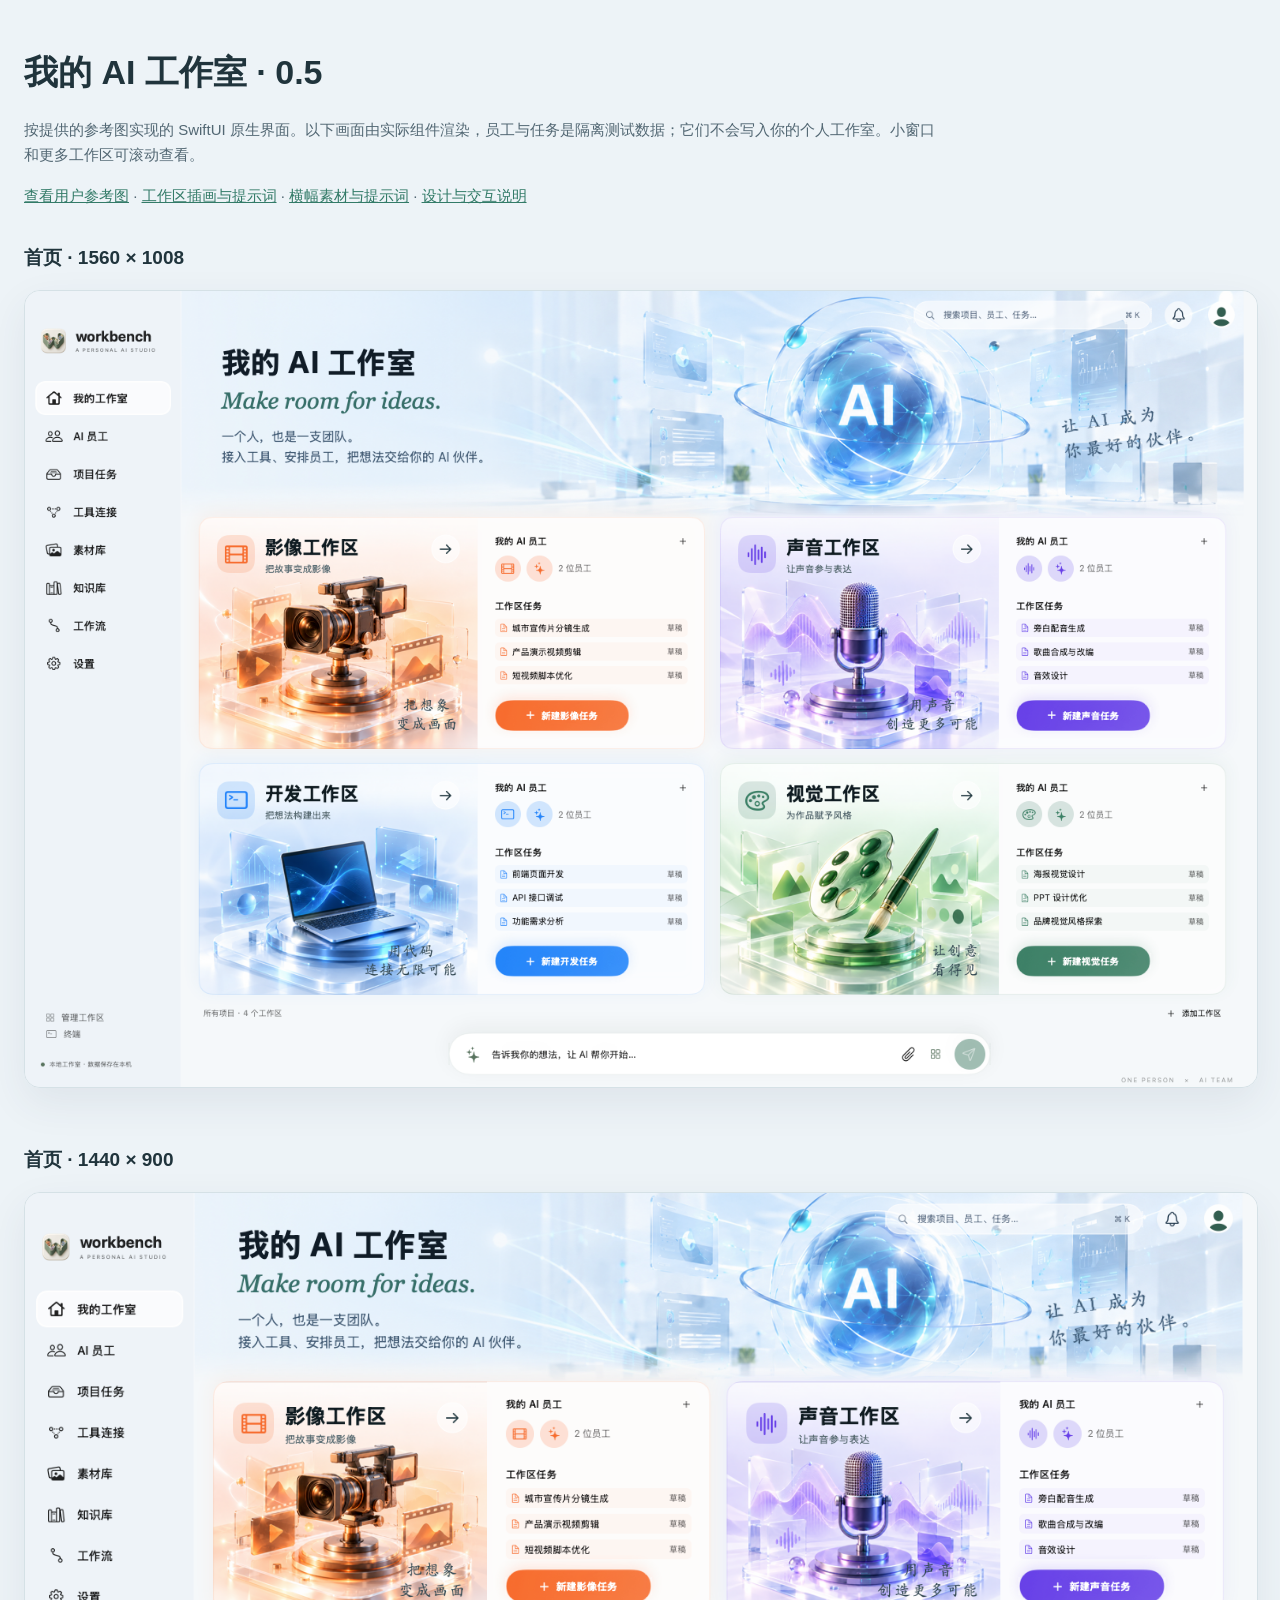
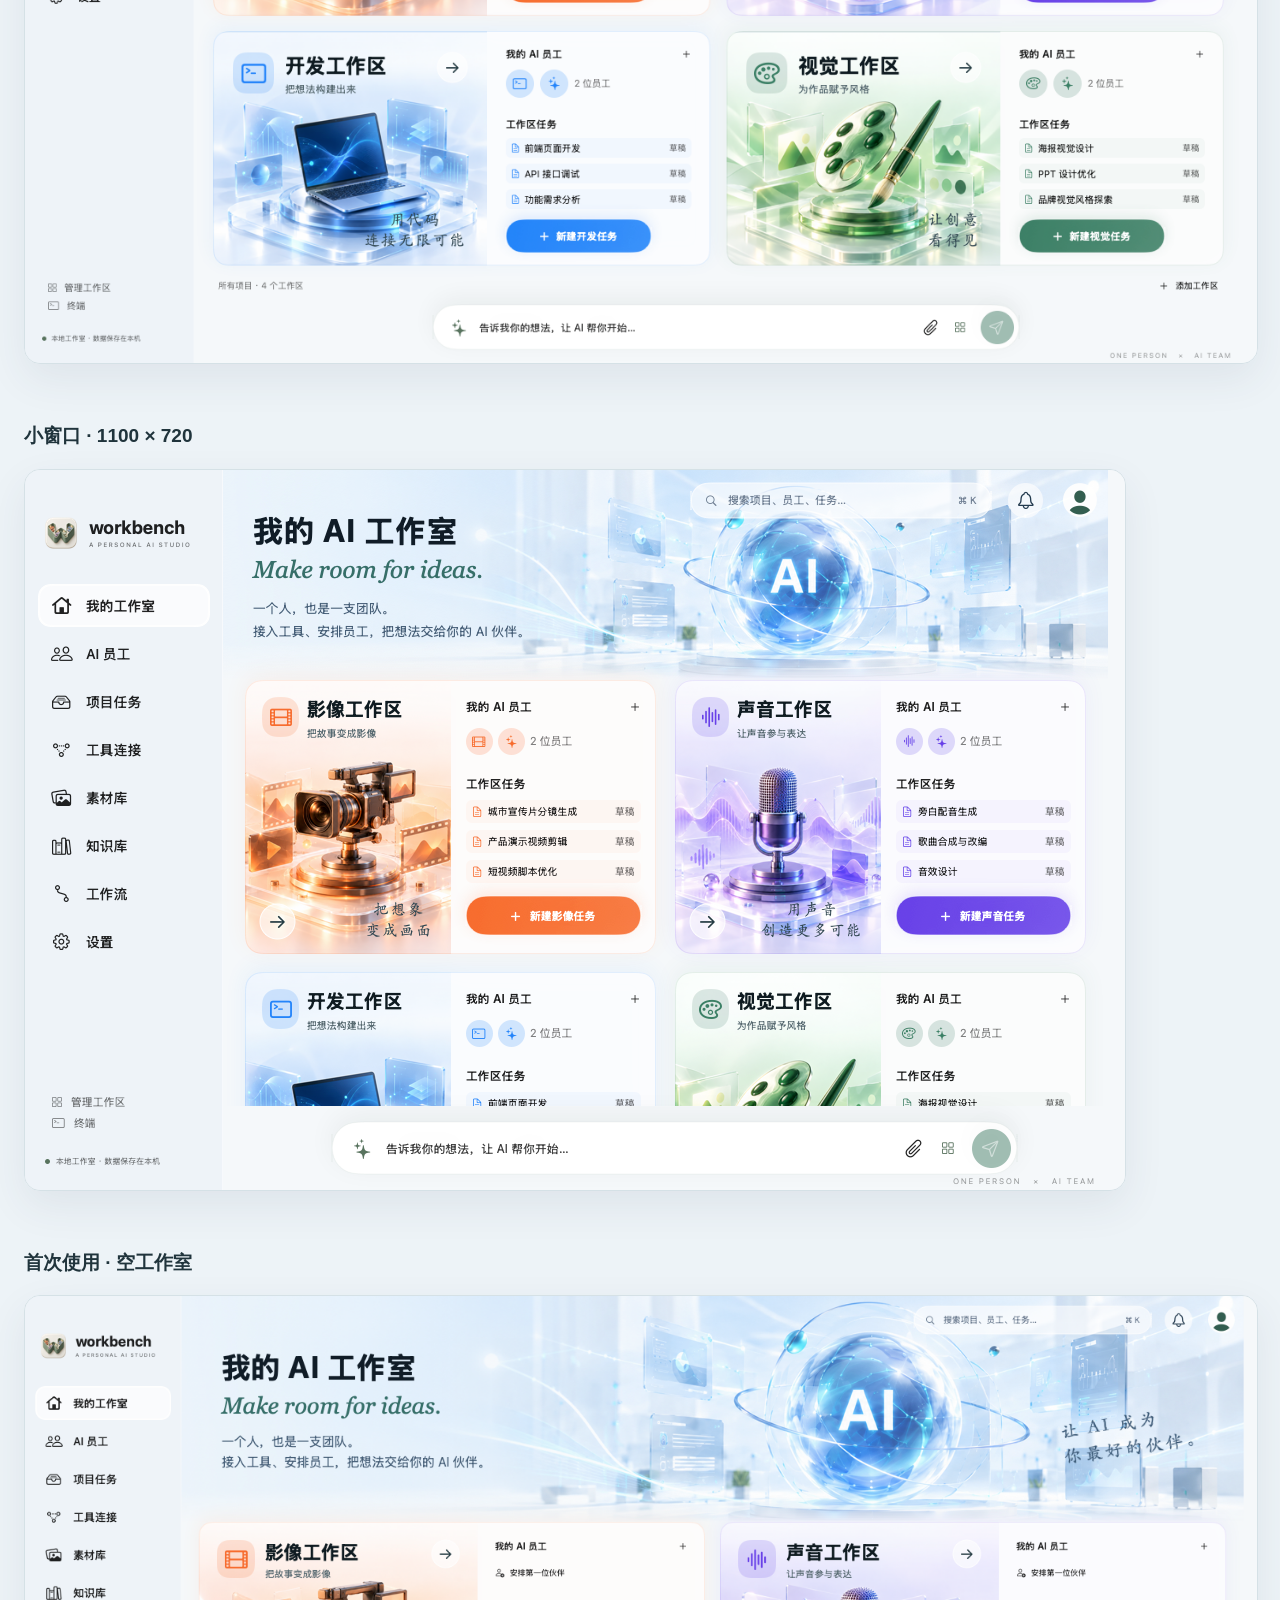
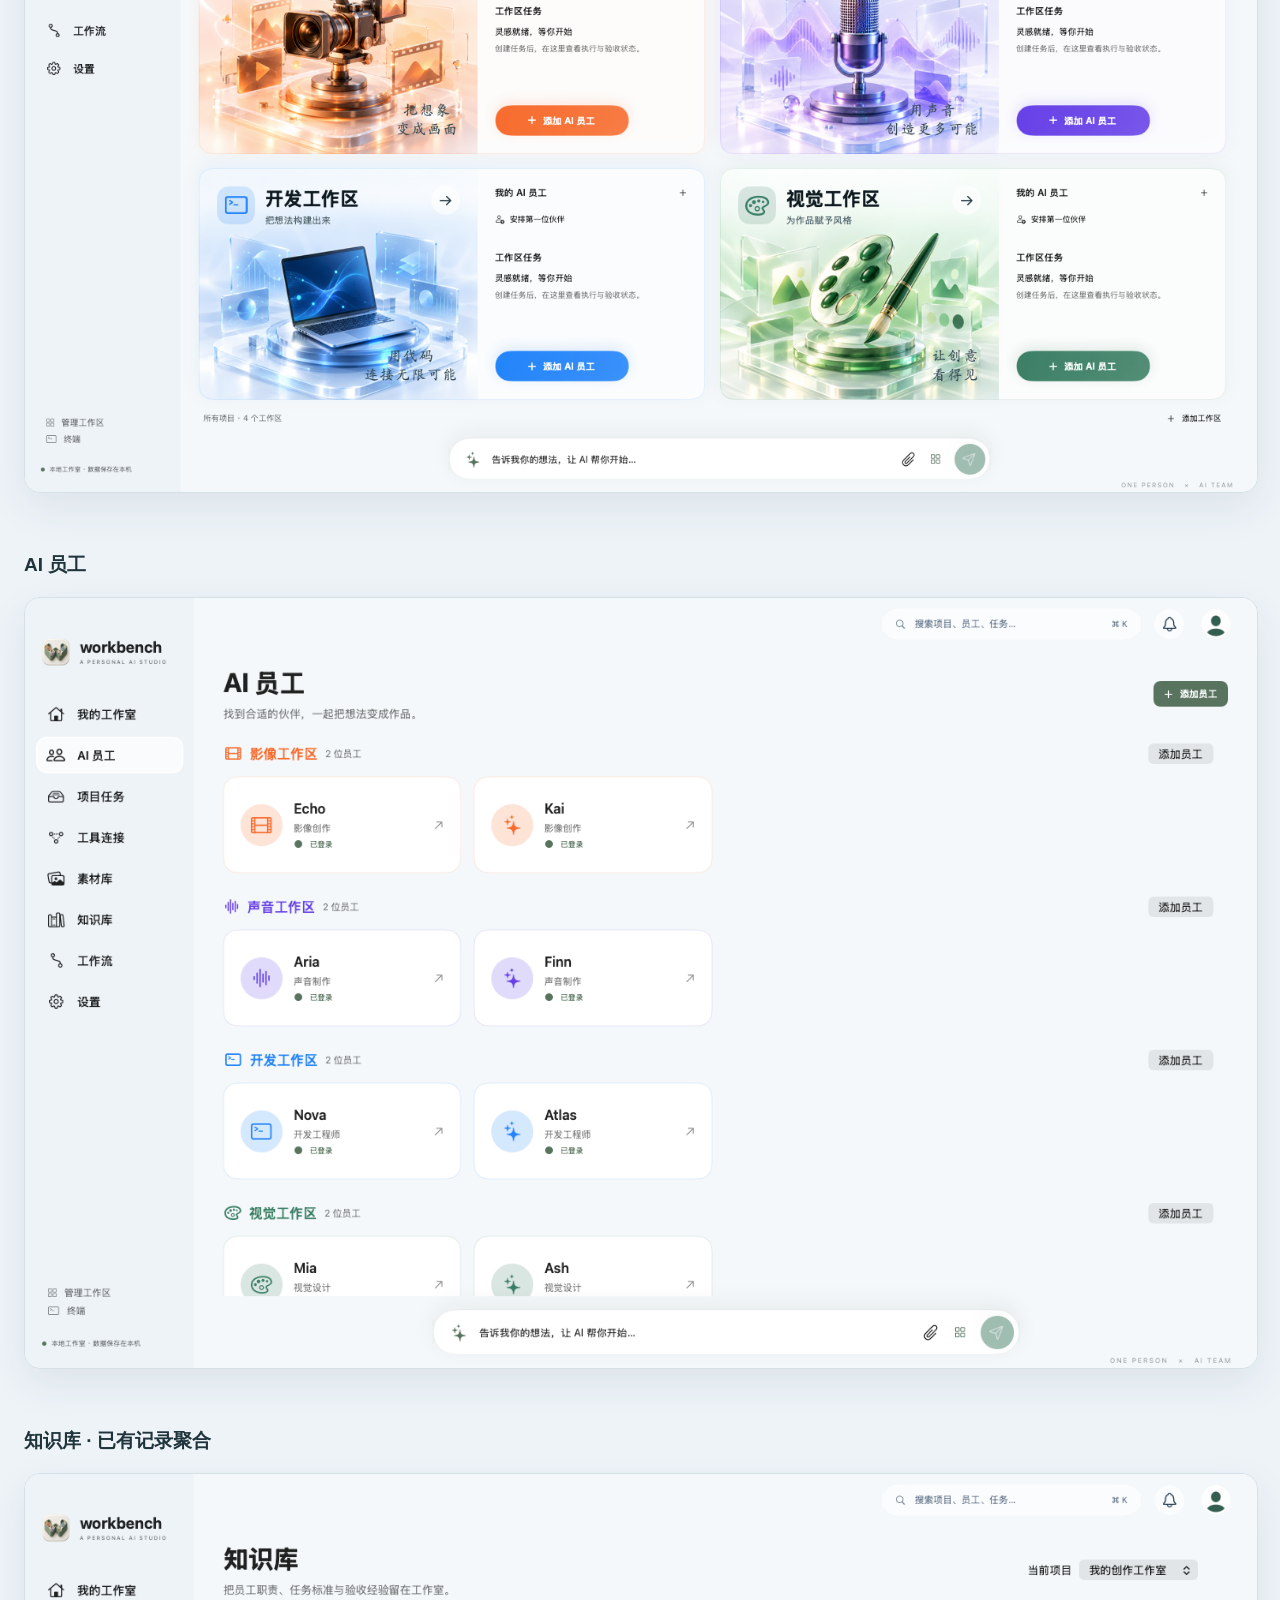
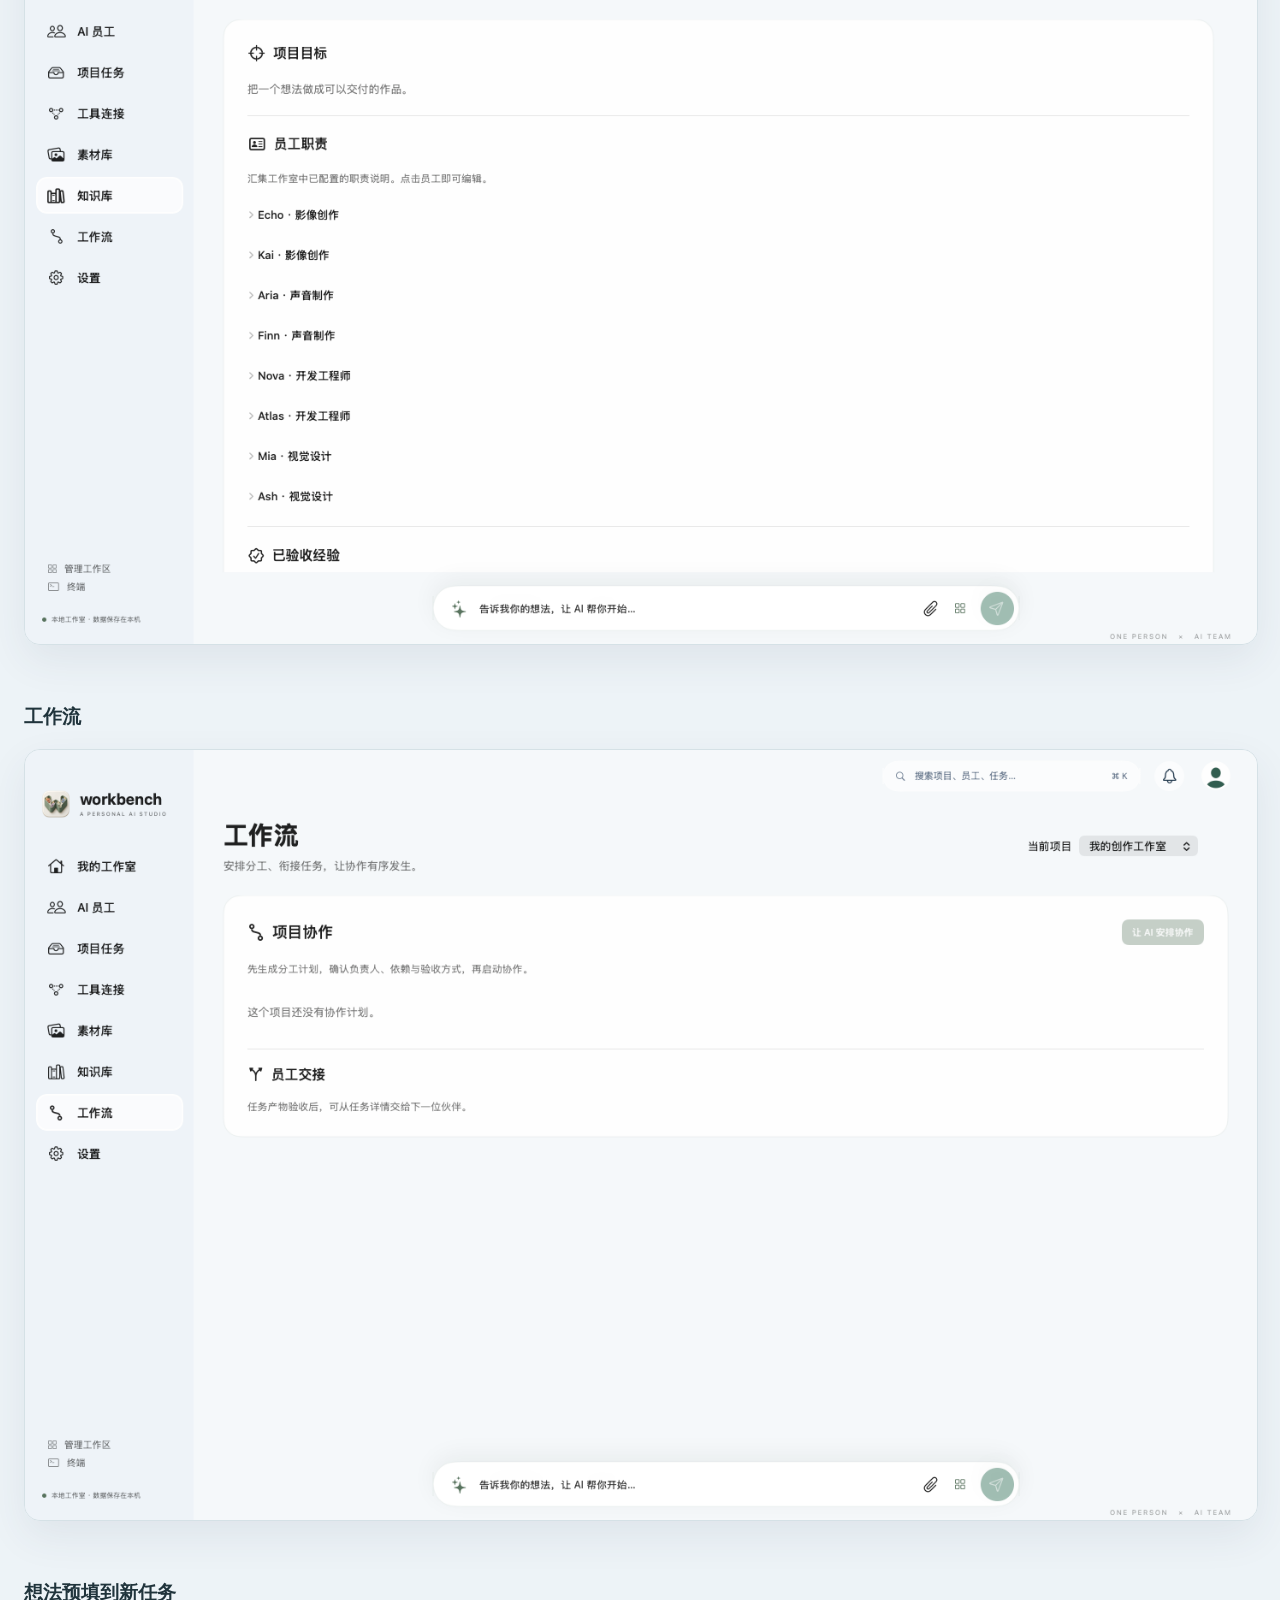
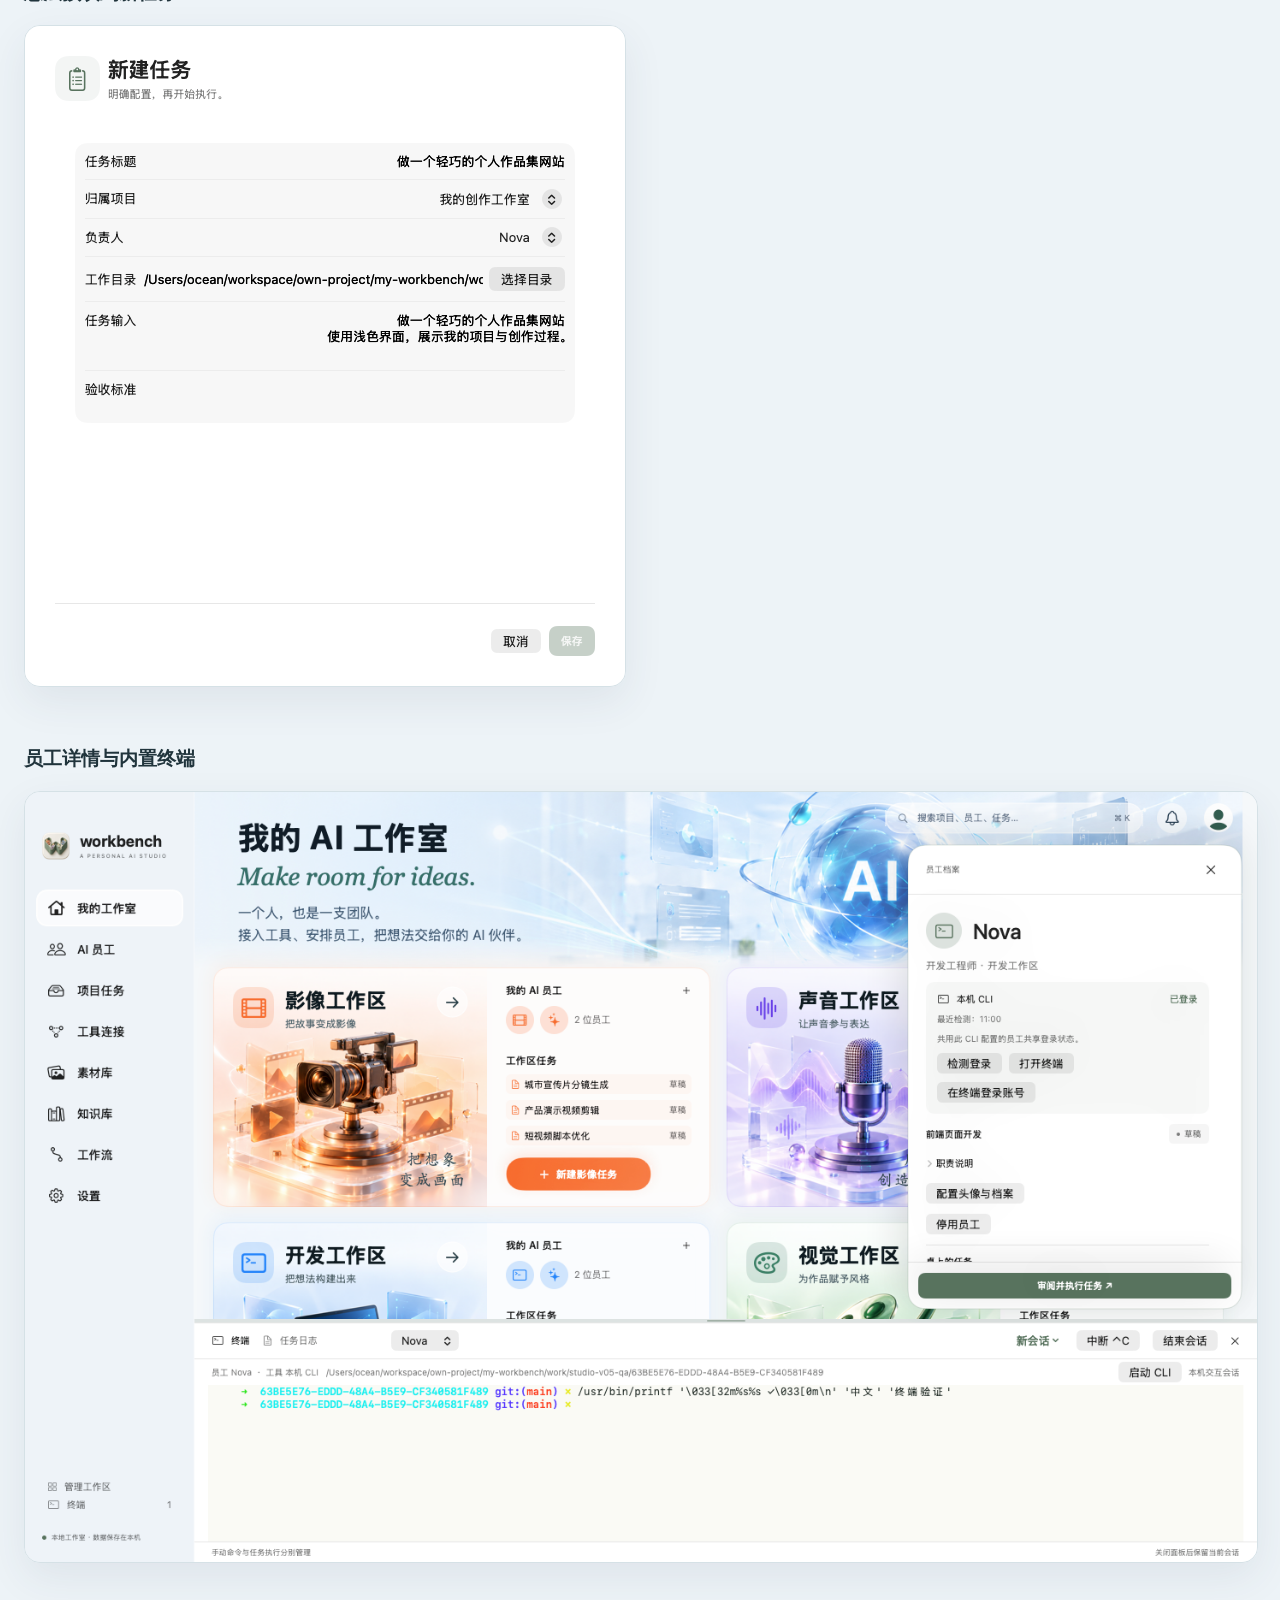
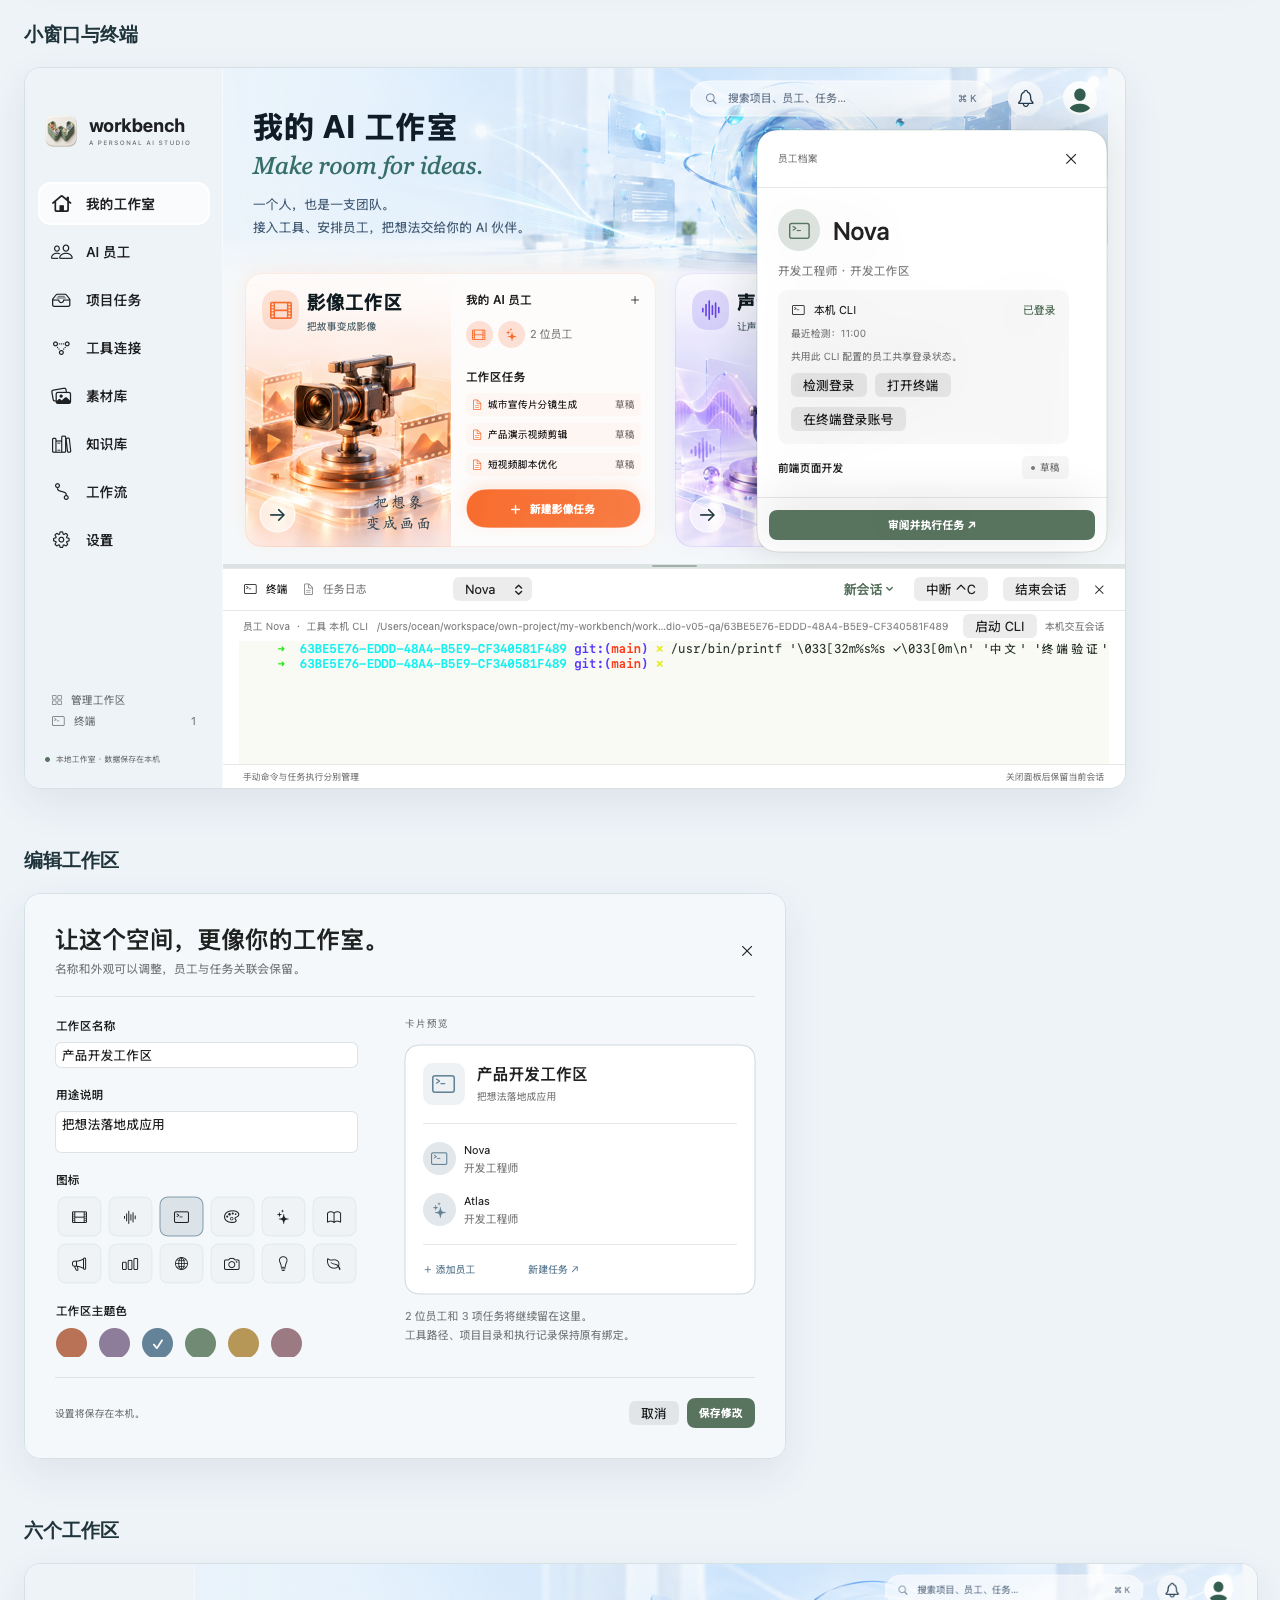
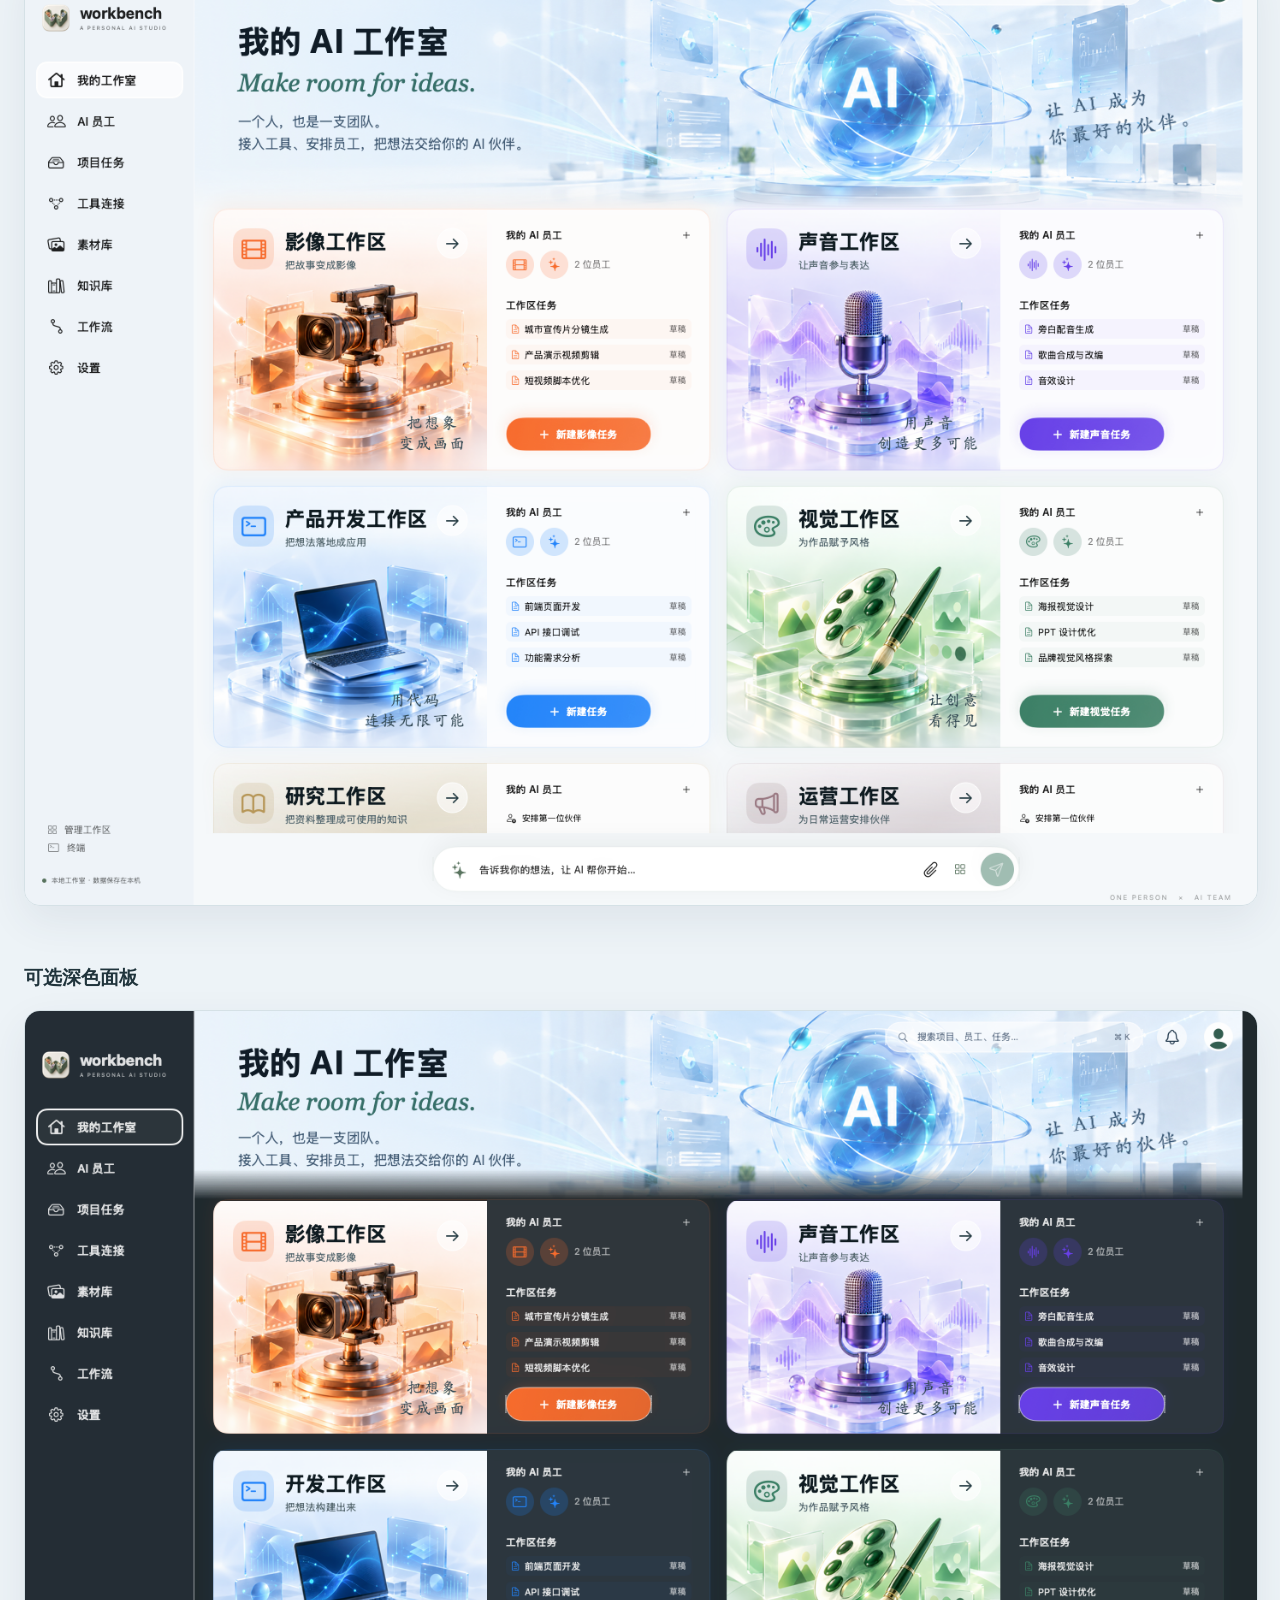
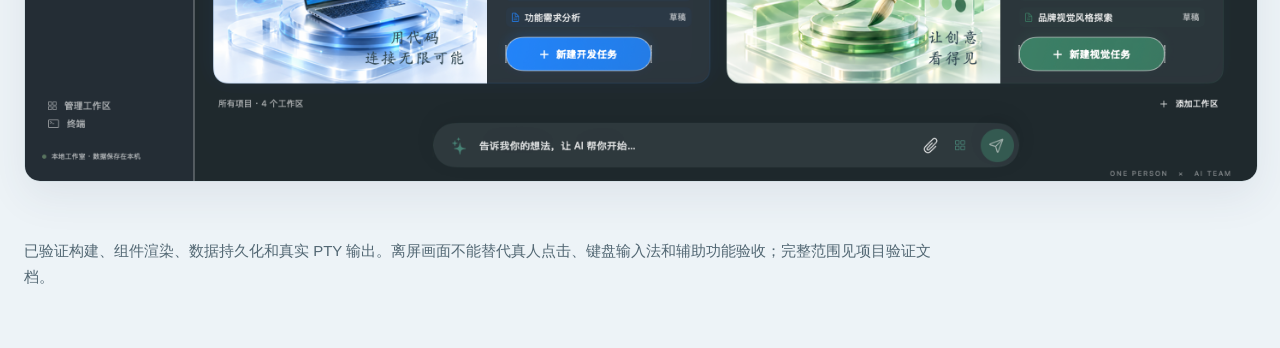
<file: docs/design/studio-v05/index.html>
<!doctype html><html lang="zh-CN"><meta charset="utf-8"><meta name="viewport" content="width=device-width,initial-scale=1"><title>My Workbench 0.5 · 原生界面</title><style>
body{margin:0;background:#edf3f7;color:#20343c;font:15px/1.7 -apple-system,BlinkMacSystemFont,sans-serif}main{max-width:1500px;margin:auto;padding:44px 24px}h1{font-size:34px;margin:0 0 10px}h2{font-size:19px;font-weight:600}p{color:#526773;max-width:920px}a{color:#337b68}section{margin:34px 0 56px}img{display:block;max-width:100%;height:auto;border-radius:16px;border:1px solid #d5e1e6;box-shadow:0 15px 40px #34465714}
</style><main><h1>我的 AI 工作室 · 0.5</h1><p>按提供的参考图实现的 SwiftUI 原生界面。以下画面由实际组件渲染，员工与任务是隔离测试数据；它们不会写入你的个人工作室。小窗口和更多工作区可滚动查看。</p><p><a href="reference.png">查看用户参考图</a> · <a href="ARTWORK-PROMPTS.md">工作区插画与提示词</a> · <a href="HERO-PROMPT.md">横幅素材与提示词</a> · <a href="../../DESIGN_V05.md">设计与交互说明</a></p>
<section id="native-v05-home-1560"><h2>首页 · 1560 × 1008</h2><a href="native/native-v05-home-1560.png"><img loading="lazy" src="native/native-v05-home-1560.png" alt="首页 · 1560 × 1008"></a></section>
<section id="native-v05-home-1440"><h2>首页 · 1440 × 900</h2><a href="native/native-v05-home-1440.png"><img loading="lazy" src="native/native-v05-home-1440.png" alt="首页 · 1440 × 900"></a></section>
<section id="native-v05-home-compact"><h2>小窗口 · 1100 × 720</h2><a href="native/native-v05-home-compact.png"><img loading="lazy" src="native/native-v05-home-compact.png" alt="小窗口 · 1100 × 720"></a></section>
<section id="native-v05-empty"><h2>首次使用 · 空工作室</h2><a href="native/native-v05-empty.png"><img loading="lazy" src="native/native-v05-empty.png" alt="首次使用 · 空工作室"></a></section>
<section id="native-v05-employees"><h2>AI 员工</h2><a href="native/native-v05-employees.png"><img loading="lazy" src="native/native-v05-employees.png" alt="AI 员工"></a></section>
<section id="native-v05-knowledge"><h2>知识库 · 已有记录聚合</h2><a href="native/native-v05-knowledge.png"><img loading="lazy" src="native/native-v05-knowledge.png" alt="知识库 · 已有记录聚合"></a></section>
<section id="native-v05-workflow"><h2>工作流</h2><a href="native/native-v05-workflow.png"><img loading="lazy" src="native/native-v05-workflow.png" alt="工作流"></a></section>
<section id="native-v05-idea-draft"><h2>想法预填到新任务</h2><a href="native/native-v05-idea-draft.png"><img loading="lazy" src="native/native-v05-idea-draft.png" alt="想法预填到新任务"></a></section>
<section id="native-v05-terminal-employee"><h2>员工详情与内置终端</h2><a href="native/native-v05-terminal-employee.png"><img loading="lazy" src="native/native-v05-terminal-employee.png" alt="员工详情与内置终端"></a></section>
<section id="native-v05-terminal-compact"><h2>小窗口与终端</h2><a href="native/native-v05-terminal-compact.png"><img loading="lazy" src="native/native-v05-terminal-compact.png" alt="小窗口与终端"></a></section>
<section id="native-v05-workspace-edit"><h2>编辑工作区</h2><a href="native/native-v05-workspace-edit.png"><img loading="lazy" src="native/native-v05-workspace-edit.png" alt="编辑工作区"></a></section>
<section id="native-v05-six-areas"><h2>六个工作区</h2><a href="native/native-v05-six-areas.png"><img loading="lazy" src="native/native-v05-six-areas.png" alt="六个工作区"></a></section>
<section id="native-v05-dark-home"><h2>可选深色面板</h2><a href="native/native-v05-dark-home.png"><img loading="lazy" src="native/native-v05-dark-home.png" alt="可选深色面板"></a></section><p>已验证构建、组件渲染、数据持久化和真实 PTY 输出。离屏画面不能替代真人点击、键盘输入法和辅助功能验收；完整范围见项目验证文档。</p></main></html>
</file>
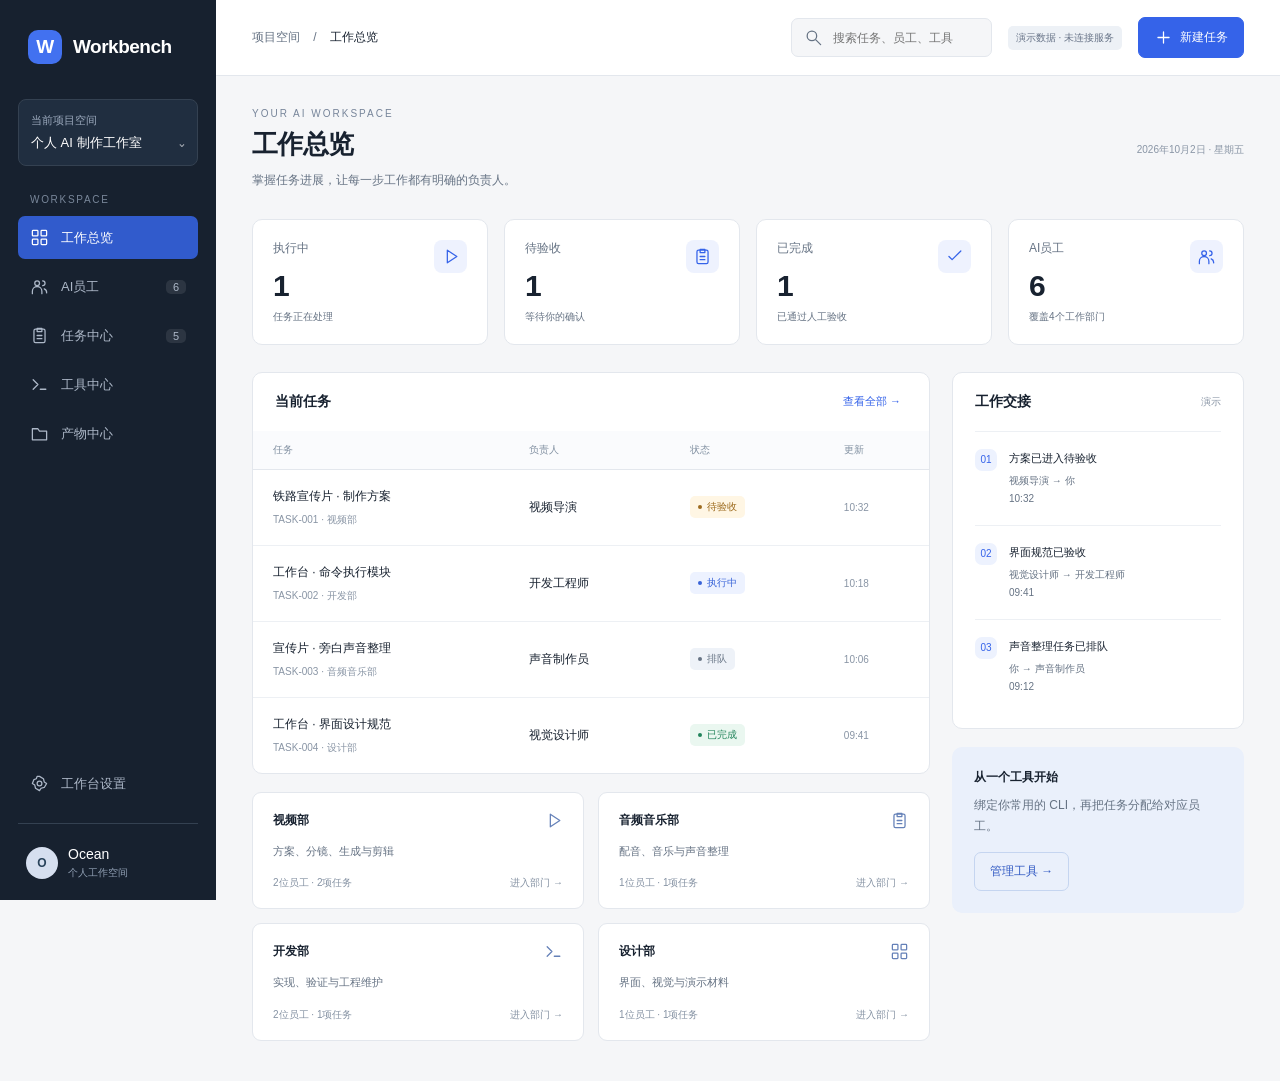
<file: docs/design/prototype.html>
<!doctype html>
<html lang="zh-CN"><head><meta charset="utf-8"><meta name="viewport" content="width=device-width,initial-scale=1"><title>My Workbench 界面原型</title>
<style>
:root{--blue:#3563e9;--ink:#182230;--muted:#667384;--line:#e3e7ed;--bg:#f5f6f8;--green:#18865e;--amber:#ac6d14}*{box-sizing:border-box}body{margin:0;font:14px -apple-system,BlinkMacSystemFont,'PingFang SC',sans-serif;color:var(--ink);background:var(--bg)}button,input,select,textarea{font:inherit}button{cursor:pointer}button:focus-visible,a:focus-visible{outline:3px solid #82baff;outline-offset:3px}button{border:0;background:none;color:inherit}button:disabled{cursor:default;opacity:.45}svg{width:19px;height:19px;fill:none;stroke:currentColor;stroke-width:1.6;stroke-linecap:round;stroke-linejoin:round;vertical-align:middle}.shell{min-height:100vh;display:grid;grid-template-columns:216px minmax(0,1fr)}.sidebar{background:#17212f;color:#adb8c8;padding:30px 18px 20px;display:flex;flex-direction:column;position:sticky;top:0;height:100vh}.brand{display:flex;gap:11px;align-items:center;color:white;font-size:19px;font-weight:650;letter-spacing:-.5px;margin:0 10px 35px}.logo{width:34px;height:34px;border-radius:10px;background:#4271f0;display:grid;place-items:center;font-size:19px;color:white}.workspace{border:1px solid #344151;background:#202e40;border-radius:8px;padding:13px 12px;margin-bottom:28px;color:white}.workspace small{display:block;color:#9caabd;margin-bottom:6px;font-size:11px}.workspace b{font-size:13px;font-weight:500}.navlabel{font-size:10px;letter-spacing:1.7px;margin:0 12px 11px;color:#79879a}.nav{display:flex;flex-direction:column;gap:6px}.nav button{display:flex;align-items:center;gap:12px;text-align:left;padding:12px;border-radius:7px;font-size:13px}.nav button:hover{background:#233145;color:white}.nav button.active{background:#315bcc;color:white}.count{margin-left:auto;border-radius:5px;background:#ffffff18;padding:1px 7px;font-size:11px}.sidefoot{margin-top:auto}.profile{margin-top:18px;border-top:1px solid #344151;padding:22px 8px 0;display:flex;align-items:center;gap:10px;color:white}.avatar{width:32px;height:32px;border-radius:50%;background:#d6dfef;color:#29435b;display:grid;place-items:center;font-size:12px;font-weight:600}.profile small{display:block;font-size:10px;color:#92a1b5;margin-top:4px}.body{min-width:0}.topbar{height:76px;background:#fff;border-bottom:1px solid var(--line);padding:0 36px;display:flex;align-items:center;justify-content:space-between;gap:12px}.crumb{font-size:12px;color:var(--muted)}.crumb strong{color:var(--ink);font-weight:500}.bar-actions{display:flex;align-items:center;gap:16px}.search{padding:9px 12px;background:#f5f6f8;border:1px solid var(--line);border-radius:7px;color:var(--muted);display:flex;gap:8px;align-items:center}.search input{border:0;background:transparent;width:148px;outline:0;font-size:12px}.demo{font-size:10px;color:#697589;background:#edf1f6;border-radius:5px;padding:5px 8px}.btn{padding:10px 15px;border-radius:7px;border:1px solid var(--line);background:white;font-size:12px;display:inline-flex;gap:7px;align-items:center;justify-content:center}.btn.primary{background:var(--blue);border-color:var(--blue);color:white}.btn.danger{color:#b54540}.main{padding:32px 36px 40px;max-width:1600px;margin:auto}.pagehead{display:flex;justify-content:space-between;align-items:center;margin-bottom:27px}.eyebrow{font-size:10px;text-transform:uppercase;letter-spacing:2px;color:#77859a;margin-bottom:8px}h1{font-size:26px;letter-spacing:-.6px;font-weight:650;margin:0 0 8px}p{margin:0;color:var(--muted);font-size:12px;line-height:1.8}.stats{display:grid;grid-template-columns:repeat(4,minmax(0,1fr));gap:16px;margin-bottom:27px}.stat{background:white;border:1px solid var(--line);border-radius:10px;padding:20px;display:flex;justify-content:space-between;gap:10px}.stat label{font-size:12px;color:var(--muted);display:block;margin-bottom:12px}.stat b{font-size:30px;font-weight:600;letter-spacing:-1px}.stat small{font-size:10px;display:block;margin-top:7px;color:var(--muted)}.stat-icon{background:#eef2fe;color:var(--blue);width:33px;height:33px;border-radius:8px;display:grid;place-items:center}.grid{display:grid;grid-template-columns:minmax(0,1fr) 292px;gap:22px}.panel{background:white;border:1px solid var(--line);border-radius:10px;min-width:0;overflow:hidden}.panelhead{padding:20px 22px;display:flex;justify-content:space-between;align-items:center}.panelhead h2{font-size:14px;font-weight:600;margin:0}.link{font-size:11px;color:var(--blue)}table{width:100%;border-collapse:collapse;text-align:left;font-size:12px}th{color:#8190a1;background:#fafbfd;font-weight:500;font-size:10px;padding:12px 20px;border-bottom:1px solid var(--line)}td{padding:18px 20px;border-bottom:1px solid #edf0f4}tr:last-child td{border-bottom:0}.task-row{cursor:pointer}.task-row:hover{background:#fafbff}.task-title{font-size:12px;font-weight:500;display:block;margin-bottom:7px}.sub{font-size:10px;color:#8995a5}.badge{display:inline-flex;align-items:center;gap:5px;background:#eef2f8;color:#667384;padding:4px 8px;border-radius:5px;white-space:nowrap;font-size:10px}.badge:before{content:'';width:4px;height:4px;background:currentColor;border-radius:50%}.badge.running{background:#edf2ff;color:#3863d8}.badge.review{background:#fff6e4;color:#9d6b1e}.badge.done{background:#eaf7f0;color:#22845b}.badge.failed{background:#fdeceb;color:#b54742}.deptgrid{display:grid;grid-template-columns:repeat(2,minmax(0,1fr));gap:14px;margin-top:18px}.dept{border:1px solid var(--line);border-radius:9px;background:white;padding:18px 20px;text-align:left}.dept:hover{border-color:#9cb5f4}.depttop{display:flex;justify-content:space-between;align-items:center;margin-bottom:12px}.dept h3{font-size:12px;font-weight:600;margin:0}.dept p{font-size:11px}.dept small{display:block;color:#8592a3;font-size:10px;margin-top:15px}.flow{padding:0 22px 15px}.flowitem{padding:17px 0;display:grid;grid-template-columns:24px 1fr;gap:10px;border-top:1px solid #edf0f4}.flowdot{width:22px;height:22px;background:#edf2fe;color:var(--blue);border-radius:7px;display:grid;place-items:center;font-size:10px}.flowitem strong{font-size:11px;font-weight:500}.flowitem p{font-size:10px;margin-top:6px}.connection{margin-top:18px;background:#eaf0fb;border-radius:10px;padding:22px}.connection h3{font-size:12px;font-weight:600;margin:0 0 9px}.connection .btn{margin-top:14px;background:transparent;border-color:#c5d5f0;color:#335bc3}.toolbar{display:flex;gap:6px;margin-bottom:22px;align-items:center}.tab{padding:8px 13px;border-radius:6px;font-size:11px;color:var(--muted)}.tab.active{background:#e9efff;color:var(--blue)}.cards{display:grid;grid-template-columns:repeat(3,minmax(0,1fr));gap:18px}.employee{background:white;border:1px solid var(--line);border-radius:10px;padding:22px;min-width:0}.employee-head{display:flex;gap:12px;align-items:center;margin-bottom:17px}.roleicon{width:42px;height:42px;border-radius:12px;background:#eef2fe;color:#4b6dd1;display:grid;place-items:center}.employee h3{font-size:14px;font-weight:600;margin:0 0 6px}.employee p{font-size:11px}.employee footer{border-top:1px solid #edf0f4;margin-top:20px;padding-top:14px;display:flex;justify-content:space-between;font-size:10px;color:var(--muted)}.tasklayout{display:grid;grid-template-columns:minmax(0,1fr) 340px;gap:22px}.detail{padding:23px}.detail h2{font-size:17px;line-height:1.6;margin:12px 0 19px}.detail dl{display:grid;grid-template-columns:76px 1fr;gap:13px;font-size:11px;margin:22px 0}.detail dt{color:var(--muted)}.detail dd{margin:0;overflow-wrap:anywhere}.detail-tabs{display:flex;gap:3px;border-bottom:1px solid var(--line);margin-bottom:16px}.detail-tabs button{padding:10px 9px;font-size:11px;color:var(--muted);border-bottom:2px solid transparent}.detail-tabs button.active{border-color:var(--blue);color:var(--blue)}pre{background:#192432;color:#c6d6eb;padding:18px;border-radius:7px;overflow:auto;font:11px/1.9 ui-monospace,SFMono-Regular,monospace;white-space:pre-wrap;overflow-wrap:anywhere;margin:0}.detail-actions{display:flex;gap:8px;margin-top:20px}.empty{padding:70px 24px;text-align:center}.empty h3{font-size:16px}.toolname{display:flex;gap:12px;align-items:center}.toolicon{background:#f0f3f8;color:#53637a;padding:9px;border-radius:9px}.toolname strong{font-size:12px;font-weight:500}.path{font:10px ui-monospace,monospace;color:#788598;overflow-wrap:anywhere}.filetype{width:31px;height:37px;border:1px solid #c9d5e9;background:#f0f4fc;color:#6080b2;display:grid;place-items:center;font-size:8px;border-radius:4px}.footnote{font-size:10px;color:#8793a3;margin-top:22px}.overlay{position:fixed;inset:0;background:#0c172568;display:grid;place-items:center;z-index:20;padding:20px}.overlay[hidden]{display:none}.modal{background:white;width:510px;max-width:100%;border-radius:13px;box-shadow:0 24px 90px #081d4633;padding:28px}.modal h2{font-size:20px;margin:0 0 7px}.formrow{margin-top:18px}.formrow label{display:block;font-size:12px;font-weight:500;margin-bottom:8px}.formrow input,.formrow select,.formrow textarea{width:100%;padding:10px 12px;border:1px solid #dbe2eb;border-radius:6px;background:#fff;font-size:12px;resize:vertical}.formrow small{display:block;color:var(--muted);font-size:10px;margin-top:6px}.modalfoot{display:flex;justify-content:flex-end;gap:9px;margin-top:25px}.toast{position:fixed;bottom:28px;left:50%;transform:translateX(-50%);background:#172638;color:white;border-radius:8px;padding:12px 20px;font-size:12px;z-index:30}.toast[hidden]{display:none}.sr{position:absolute;width:1px;height:1px;overflow:hidden;clip:rect(0,0,0,0)}@media(max-width:1200px){.main{padding:26px}.topbar{padding:0 26px}.grid{grid-template-columns:minmax(0,1fr) 260px}.tasklayout{grid-template-columns:minmax(0,1fr) 300px}td,th{padding-left:14px;padding-right:14px}.cards{grid-template-columns:repeat(2,minmax(0,1fr))}.search{display:none}}@media(max-width:850px){.shell{grid-template-columns:170px minmax(0,1fr)}.sidebar{padding:24px 12px}.brand{font-size:15px;margin-left:0}.stats{grid-template-columns:repeat(2,minmax(0,1fr))}.grid,.tasklayout{grid-template-columns:1fr}.topbar{padding:0 18px}.main{padding:24px 18px}.bar-actions{gap:8px}.demo{display:none}.cards{grid-template-columns:1fr}.deptgrid{grid-template-columns:1fr}}
</style></head><body>
<svg aria-hidden="true" style="position:absolute;width:0;height:0"><defs>
<symbol id="overview" viewBox="0 0 24 24"><rect x="3" y="3" width="7" height="7" rx="1"/><rect x="14" y="3" width="7" height="7" rx="1"/><rect x="3" y="14" width="7" height="7" rx="1"/><rect x="14" y="14" width="7" height="7" rx="1"/></symbol>
<symbol id="users" viewBox="0 0 24 24"><circle cx="9" cy="8" r="3"/><path d="M3 21v-3a6 6 0 0 1 12 0v3M16 5a3 3 0 0 1 0 6M18 15a5 5 0 0 1 3 5"/></symbol>
<symbol id="tasks" viewBox="0 0 24 24"><rect x="5" y="4" width="14" height="17" rx="2"/><path d="M9 3h6v4H9zM9 12h6M9 16h6"/></symbol>
<symbol id="tools" viewBox="0 0 24 24"><path d="m4 6 6 6-6 6M13 18h7"/></symbol>
<symbol id="files" viewBox="0 0 24 24"><path d="M3 6h7l2 3h9v11H3z"/></symbol>
<symbol id="settings" viewBox="0 0 24 24"><circle cx="12" cy="12" r="3"/><path d="m9 3-1 3-3 1-2 5 3 2 1 4 5 3 2-3 4-1 3-5-3-2-1-4-5-3z"/></symbol>
<symbol id="search" viewBox="0 0 24 24"><circle cx="10" cy="10" r="6"/><path d="m15 15 6 6"/></symbol>
<symbol id="plus" viewBox="0 0 24 24"><path d="M12 5v14M5 12h14"/></symbol>
<symbol id="play" viewBox="0 0 24 24"><path d="m8 4 12 8-12 8z"/></symbol>
<symbol id="check" viewBox="0 0 24 24"><path d="m5 12 4 4L20 5"/></symbol>
</defs></svg>
<div class="shell"><aside class="sidebar"><div class="brand"><span class="logo">W</span>Workbench</div><div class="workspace"><small>当前项目空间</small><b>个人 AI 制作工作室</b><span style="float:right">⌄</span></div><div class="navlabel">WORKSPACE</div><nav class="nav" aria-label="主导航">
<button data-page="overview" class="active"><svg><use href="#overview"/></svg>工作总览</button><button data-page="employees"><svg><use href="#users"/></svg>AI员工<span class="count">6</span></button><button data-page="tasks"><svg><use href="#tasks"/></svg>任务中心<span class="count">5</span></button><button data-page="tools"><svg><use href="#tools"/></svg>工具中心</button><button data-page="assets"><svg><use href="#files"/></svg>产物中心</button></nav><div class="sidefoot"><nav class="nav"><button id="settings"><svg><use href="#settings"/></svg>工作台设置</button></nav><div class="profile"><div class="avatar">O</div><div>Ocean<small>个人工作空间</small></div></div></div></aside>
<div class="body"><header class="topbar"><div class="crumb">项目空间 <span style="margin:0 10px">/</span> <strong id="crumb">工作总览</strong></div><div class="bar-actions"><label class="search"><svg><use href="#search"/></svg><input id="page-search" aria-label="搜索当前页面" placeholder="搜索任务、员工、工具"></label><span class="demo">演示数据 · 未连接服务</span><button class="btn primary" id="new-task"><svg><use href="#plus"/></svg>新建任务</button></div></header><main class="main" id="main"></main></div></div>
<div class="overlay" id="overlay" hidden><section class="modal" role="dialog" aria-modal="true" aria-labelledby="modal-title"><form id="form"><h2 id="modal-title"></h2><p id="modal-sub"></p><div id="fields"></div><div class="modalfoot"><button class="btn" type="button" id="cancel">取消</button><button class="btn primary" type="submit">保存演示记录</button></div></form></section></div><div id="toast" class="toast" role="status" hidden></div>
<script>
const icon=n=>`<svg aria-hidden="true"><use href="#${n}"/></svg>`;const esc=s=>String(s).replace(/[&<>"']/g,c=>({'&':'&amp;','<':'&lt;','>':'&gt;','"':'&quot;',"'":'&#39;'}[c]));
let page='overview',dept='全部',filter='全部',selected=1,detailTab='概览';
const departments=['视频部','音频音乐部','开发部','设计部'];
const employees=[{name:'视频导演',role:'方案规划与分镜设计',dept:'视频部',tool:'通用 CLI',state:'待配置',icon:'play'},{name:'视频生成员',role:'工作流执行与候选素材回收',dept:'视频部',tool:'ComfyUI',state:'待接入',icon:'play'},{name:'开发工程师',role:'代码实现与工程维护',dept:'开发部',tool:'Codex CLI',state:'待业务验证',icon:'tools'},{name:'测试工程师',role:'用例验证与问题复现',dept:'开发部',tool:'通用 CLI',state:'待配置',icon:'check'},{name:'声音制作员',role:'配音剪辑与声音检查',dept:'音频音乐部',tool:'FFmpeg',state:'待配置',icon:'tasks'},{name:'视觉设计师',role:'设计方案与视觉素材',dept:'设计部',tool:'通用 CLI',state:'待配置',icon:'overview'}];
const tasks=[{id:1,title:'铁路宣传片 · 制作方案',employee:'视频导演',dept:'视频部',status:'待验收',kind:'review',time:'10:32',goal:'整理30秒宣传片的制作方案、素材需求与验收清单。'}, {id:2,title:'工作台 · 命令执行模块',employee:'开发工程师',dept:'开发部',status:'执行中',kind:'running',time:'10:18',goal:'实现独立参数传入与实时日志展示。'}, {id:3,title:'宣传片 · 旁白声音整理',employee:'声音制作员',dept:'音频音乐部',status:'排队',kind:'queued',time:'10:06',goal:'检查旁白素材并整理交接说明。'}, {id:4,title:'工作台 · 界面设计规范',employee:'视觉设计师',dept:'设计部',status:'已完成',kind:'done',time:'09:41',goal:'完成工作台主要页面的设计规范。'}, {id:5,title:'宣传片 · 视频候选生成',employee:'视频生成员',dept:'视频部',status:'草稿',kind:'queued',time:'09:20',goal:'远程服务接入后再提交工作流。'}];
const tools=[{name:'Codex CLI',type:'本地 CLI',path:'/usr/local/bin/codex',state:'待业务验证',kind:'queued'}, {name:'FFmpeg',type:'本地 CLI',path:'/usr/local/bin/ffmpeg',state:'待配置',kind:'queued'},{name:'ComfyUI',type:'远程 API',path:'尚未设置服务地址',state:'待接入',kind:'queued'}];
const assets=[['制作方案.md','TXT','视频导演','18 KB','待验收'],['界面规范.fig','FIG','视觉设计师','2.4 MB','已完成'],['配音素材清单.csv','CSV','声音制作员','6 KB','待验收']];
const main=document.getElementById('main');const badge=(s,k)=>`<span class="badge ${k}">${esc(s)}</span>`;
const head=(title,desc,action='')=>`<div class="pagehead"><div><div class="eyebrow">YOUR AI WORKSPACE</div><h1>${title}</h1><p>${desc}</p></div>${action}</div>`;
function rows(list){return list.map(t=>`<tr class="task-row" data-task="${t.id}" tabindex="0" role="button" aria-label="查看${esc(t.title)}"><td><span class="task-title">${esc(t.title)}</span><span class="sub">TASK-${String(t.id).padStart(3,'0')} · ${t.dept}</span></td><td>${esc(t.employee)}</td><td>${badge(t.status,t.kind)}</td><td class="sub">${t.time}</td></tr>`).join('')}
const table=list=>`<table><thead><tr><th>任务</th><th>负责人</th><th>状态</th><th>更新</th></tr></thead><tbody>${rows(list)}</tbody></table>`;
function render(){document.querySelectorAll('[data-page]').forEach(b=>b.classList.toggle('active',b.dataset.page===page));document.getElementById('crumb').textContent={overview:'工作总览',employees:'AI员工',tasks:'任务中心',tools:'工具中心',assets:'产物中心'}[page];const query=document.getElementById('page-search').value.trim();let list=tasks.filter(t=>!query||t.title.includes(query)||t.employee.includes(query));
if(page==='overview'){main.innerHTML=head('工作总览','掌握任务进展，让每一步工作都有明确的负责人。',`<span class="sub">2026年10月2日 · 星期五</span>`)+`<section class="stats">${[[tasks.filter(t=>t.status==='执行中').length,'执行中','任务正在处理','play'],[tasks.filter(t=>t.status==='待验收').length,'待验收','等待你的确认','tasks'],[tasks.filter(t=>t.status==='已完成').length,'已完成','已通过人工验收','check'],[employees.length,'AI员工','覆盖4个工作部门','users']].map(([n,l,d,i])=>`<div class="stat"><div><label>${l}</label><b>${n}</b><small>${d}</small></div><span class="stat-icon">${icon(i)}</span></div>`).join('')}</section><div class="grid"><div><section class="panel"><div class="panelhead"><h2>当前任务</h2><button class="link" data-go="tasks">查看全部 →</button></div>${table(list.slice(0,4))}</section><div class="deptgrid">${departments.map((d,i)=>`<button class="dept" data-dept="${d}"><div class="depttop"><h3>${d}</h3><span style="color:#6581b8">${icon(['play','tasks','tools','overview'][i])}</span></div><p>${['方案、分镜、生成与剪辑','配音、音乐与声音整理','实现、验证与工程维护','界面、视觉与演示材料'][i]}</p><small>${employees.filter(e=>e.dept===d).length}位员工 · ${tasks.filter(t=>t.dept===d).length}项任务 <span style="float:right">进入部门 →</span></small></button>`).join('')}</div></div><aside><section class="panel"><div class="panelhead"><h2>工作交接</h2><span class="sub">演示</span></div><div class="flow">${[['01','方案已进入待验收','视频导演 → 你','10:32'],['02','界面规范已验收','视觉设计师 → 开发工程师','09:41'],['03','声音整理任务已排队','你 → 声音制作员','09:12']].map(([n,t,d,tm])=>`<div class="flowitem"><div class="flowdot">${n}</div><div><strong>${t}</strong><p>${d}<br>${tm}</p></div></div>`).join('')}</div></section><div class="connection"><h3>从一个工具开始</h3><p>绑定你常用的 CLI，再把任务分配给对应员工。</p><button class="btn" data-go="tools">管理工具 →</button></div></aside></div>`}
if(page==='employees'){main.innerHTML=head('AI员工','按职责与部门组织工作，工具能力由你配置。',`<button class="btn primary" data-modal="employee">${icon('plus')}新增员工</button>`)+`<div class="toolbar">${['全部',...departments].map(d=>`<button class="tab ${d===dept?'active':''}" data-filter-dept="${d}">${d}</button>`).join('')}</div><div class="cards">${employees.filter(e=>(dept==='全部'||e.dept===dept)&&(!query||e.name.includes(query))).map(e=>`<article class="employee"><div class="employee-head"><span class="roleicon">${icon(e.icon)}</span><div><h3>${esc(e.name)}</h3><p>${e.dept}</p></div></div><p>${esc(e.role)}</p><footer><span>${esc(e.tool)}</span>${badge(e.state,'queued')}</footer></article>`).join('')}</div>`}
if(page==='tasks'){list=list.filter(t=>filter==='全部'||t.status===filter);let t=tasks.find(t=>t.id===selected)||tasks[0];main.innerHTML=head('任务中心','从提交到验收，保留每一次执行的来龙去脉。')+`<div class="toolbar">${['全部','执行中','待验收','已完成','排队'].map(f=>`<button class="tab ${filter===f?'active':''}" data-status="${f}">${f}</button>`).join('')}</div><div class="tasklayout"><section class="panel">${table(list)}</section><aside class="panel detail">${badge(t.status,t.kind)}<h2>${esc(t.title)}</h2><div class="detail-tabs">${['概览','日志','产物','交接'].map(x=>`<button class="${x===detailTab?'active':''}" data-detail="${x}">${x}</button>`).join('')}</div>${detailTab==='概览'?`<p>${esc(t.goal)}</p><dl><dt>负责人</dt><dd>${esc(t.employee)}</dd><dt>所属部门</dt><dd>${t.dept}</dd><dt>项目</dt><dd>个人 AI 制作工作室</dd><dt>工作目录</dt><dd>~/Projects/demo</dd><dt>验收标准</dt><dd>交付内容完整，人工检查通过</dd></dl>`:detailTab==='日志'?`<pre>[演示日志，未真实执行]\n10:18 [stdout] 接收任务输入\n10:18 [stdout] 检查工作目录\n10:19 [stdout] 处理任务…\n10:32 [stdout] 输出已生成\n10:32 [system] 等待人工验收</pre>`:detailTab==='产物'?`<p>制作方案.md</p><p class="sub">演示文件引用 · 18 KB</p>`:`<p>交接包含任务目标、文件引用、参数与待确认事项。由用户确认后发起。</p><button class="btn" style="margin-top:15px" data-toast="演示交接：请在正式版本中选择目标员工和真实文件。">准备交接</button>`}<div class="detail-actions">${t.status==='待验收'?`<button class="btn primary" data-accept="${t.id}">${icon('check')}验收通过</button><button class="btn" data-toast="演示返工：正式版本会保留旧结果并创建新一次执行。">返工</button>`:t.status==='执行中'?`<button class="btn danger" data-stop="${t.id}">停止演示任务</button>`:`<button class="btn" data-toast="演示记录；未连接真实执行器。">查看执行记录</button>`}</div></aside></div>`}
if(page==='tools'){main.innerHTML=head('工具中心','统一配置接入方式，让员工使用合适的工具。',`<button class="btn primary" data-modal="tool">${icon('plus')}添加CLI工具</button>`)+`<section class="panel"><table><thead><tr><th>工具</th><th>类型</th><th>可执行路径或服务</th><th>接入状态</th><th>操作</th></tr></thead><tbody>${tools.filter(t=>!query||t.name.includes(query)).map(t=>`<tr><td><div class="toolname"><span class="toolicon">${icon('tools')}</span><strong>${esc(t.name)}</strong></div></td><td>${t.type}</td><td class="path">${esc(t.path)}</td><td>${badge(t.state,t.kind)}</td><td><button class="link" data-toast="界面演示，不运行版本检测。正式版本需在本机主动检测。">检测</button></td></tr>`).join('')}</tbody></table></section><p class="footnote">路径仅为设计示例。可执行、登录成功与业务验收分别记录。</p>`}
if(page==='assets'){main.innerHTML=head('产物中心','按来源任务整理结果，让交接有可追溯的文件。')+`<div class="toolbar"><button class="tab active">全部文件</button><span class="sub">3项演示产物</span></div><section class="panel"><table><thead><tr><th>文件</th><th>来源员工</th><th>大小</th><th>验收</th><th>操作</th></tr></thead><tbody>${assets.filter(a=>!query||a[0].includes(query)).map(a=>`<tr><td><div class="toolname"><span class="filetype">${a[1]}</span><strong>${a[0]}</strong></div></td><td>${a[2]}</td><td>${a[3]}</td><td>${badge(a[4],a[4]==='已完成'?'done':'review')}</td><td><button class="link" data-toast="演示文件，不存在实际文件路径。">预览</button></td></tr>`).join('')}</tbody></table></section><p class="footnote">演示内容不包含真实生成文件，文件预览与交接在正式客户端中接入。</p>`}
bind()}
function go(p){page=p;document.getElementById('page-search').value='';render()}
function toast(s){const t=document.getElementById('toast');t.textContent=s;t.hidden=false;clearTimeout(window.toastTimer);window.toastTimer=setTimeout(()=>t.hidden=true,3500)}
function bind(){main.querySelectorAll('[data-go]').forEach(b=>b.onclick=()=>go(b.dataset.go));main.querySelectorAll('[data-task]').forEach(b=>{b.onclick=()=>{selected=Number(b.dataset.task);detailTab='概览';go('tasks')};b.onkeydown=e=>{if(e.key==='Enter')b.click()}});main.querySelectorAll('[data-dept]').forEach(b=>b.onclick=()=>{dept=b.dataset.dept;go('employees')});main.querySelectorAll('[data-filter-dept]').forEach(b=>b.onclick=()=>{dept=b.dataset.filterDept;render()});main.querySelectorAll('[data-status]').forEach(b=>b.onclick=()=>{filter=b.dataset.status;render()});main.querySelectorAll('[data-detail]').forEach(b=>b.onclick=()=>{detailTab=b.dataset.detail;render()});main.querySelectorAll('[data-toast]').forEach(b=>b.onclick=()=>toast(b.dataset.toast));main.querySelectorAll('[data-accept]').forEach(b=>b.onclick=()=>{let t=tasks.find(t=>t.id===Number(b.dataset.accept));t.status='已完成';t.kind='done';render();toast('演示任务已通过验收')});main.querySelectorAll('[data-stop]').forEach(b=>b.onclick=()=>{let t=tasks.find(t=>t.id===Number(b.dataset.stop));t.status='已取消';t.kind='queued';render();toast('已停止演示任务；无真实进程被操作')});main.querySelectorAll('[data-modal]').forEach(b=>b.onclick=()=>modal(b.dataset.modal))}
let modalType='task',lastFocus=null;const overlay=document.getElementById('overlay');
const field=(name,label,markup,help='')=>`<div class="formrow"><label for="${name}">${label}</label>${markup}${help?`<small>${help}</small>`:''}</div>`;
function modal(type){modalType=type;lastFocus=document.activeElement;document.getElementById('form').reset();document.getElementById('modal-title').textContent={task:'新建任务',tool:'添加CLI工具',employee:'新增AI员工'}[type];document.getElementById('modal-sub').textContent='本页面仅保存演示记录，不会执行命令。';let fields=field('name',type==='task'?'任务标题':type==='tool'?'工具名称':'员工名称','<input id="name" name="name" required maxlength="80" placeholder="填写名称">');if(type==='task')fields+=field('owner','负责人',`<select id="owner" name="owner">${employees.map(e=>`<option>${esc(e.name)}</option>`).join('')}</select>`)+field('input','任务目标','<textarea id="input" name="input" rows="4" required placeholder="说明需要完成什么，以及如何验收"></textarea>');if(type==='tool')fields+=field('path','可执行文件绝对路径','<input id="path" name="path" required placeholder="/usr/local/bin/your-tool">')+field('args','参数列表','<textarea id="args" name="args" rows="4" placeholder="每行一个参数"></textarea>','{input}作为完整输入传入；不进行shell展开。');if(type==='employee')fields+=field('department','所属部门',`<select id="department" name="department">${departments.map(d=>`<option>${d}</option>`).join('')}</select>`)+field('tool','绑定工具',`<select id="tool" name="tool">${tools.map(t=>`<option>${esc(t.name)}</option>`).join('')}</select>`)+field('role','职责说明','<textarea id="role" name="role" rows="3" required placeholder="明确这位员工负责什么"></textarea>');document.getElementById('fields').innerHTML=fields;overlay.hidden=false;document.getElementById('name').focus()}
function closeModal(){overlay.hidden=true;if(lastFocus?.isConnected)lastFocus.focus()}
document.getElementById('form').onsubmit=e=>{e.preventDefault();const f=new FormData(e.target);if(modalType==='task'){const owner=employees.find(x=>x.name===f.get('owner'));tasks.unshift({id:Math.max(...tasks.map(t=>t.id))+1,title:f.get('name'),employee:owner.name,dept:owner.dept,status:'草稿',kind:'queued',time:'刚刚',goal:f.get('input')});page='tasks'}if(modalType==='tool'){const path=f.get('path');if(!path.startsWith('/')){document.getElementById('path').setCustomValidity('请输入绝对路径');document.getElementById('path').reportValidity();return}tools.push({name:f.get('name'),type:'本地 CLI',path,state:'待配置',kind:'queued'});page='tools'}if(modalType==='employee'){employees.push({name:f.get('name'),role:f.get('role'),dept:f.get('department'),tool:f.get('tool'),state:'待配置',icon:'users'});dept='全部';page='employees'}closeModal();render();toast('演示记录已保存')};document.getElementById('cancel').onclick=closeModal;overlay.onclick=e=>{if(e.target===overlay)closeModal()};document.addEventListener('keydown',e=>{if(overlay.hidden)return;if(e.key==='Escape')closeModal();if(e.key==='Tab'){const els=[...overlay.querySelectorAll('input,select,textarea,button')];const first=els[0],last=els.at(-1);if(e.shiftKey&&document.activeElement===first){e.preventDefault();last.focus()}else if(!e.shiftKey&&document.activeElement===last){e.preventDefault();first.focus()}}});document.getElementById('page-search').oninput=render;document.getElementById('new-task').onclick=()=>modal('task');document.getElementById('settings').onclick=()=>toast('设置方向：项目目录、默认并发和通知。正式版本按里程碑实现。');document.querySelectorAll('[data-page]').forEach(b=>b.onclick=()=>go(b.dataset.page));render();
</script></body></html>
</file>
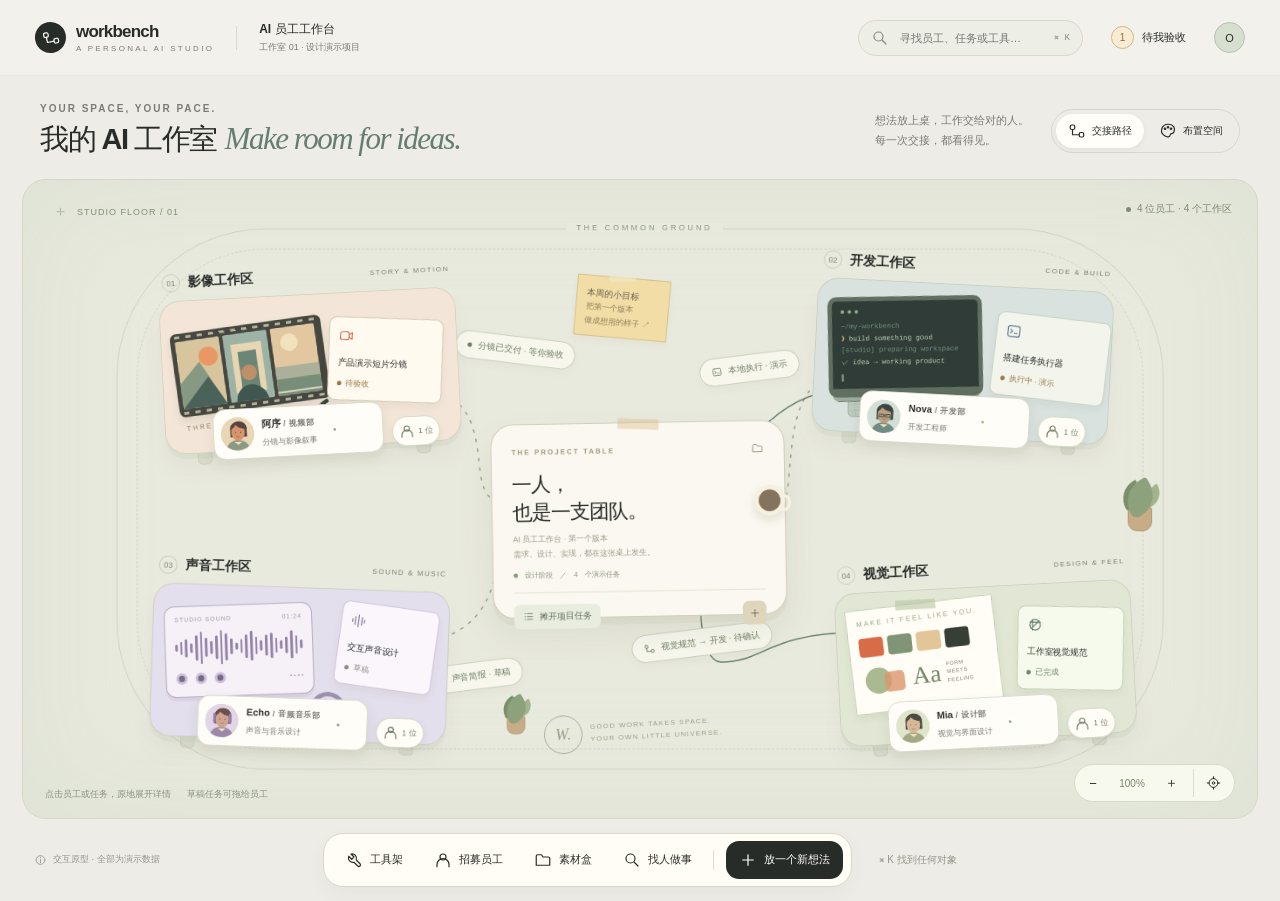
<file: docs/design/studio-v03.html>
<!doctype html>
<html lang="zh-CN">
<head>
<meta charset="utf-8"><meta name="viewport" content="width=device-width,initial-scale=1">
<title>Workbench — AI 工作室</title>
<style>
:root{--paper:#eeece7;--ink:#282c29;--muted:#797d75;--line:#d8d9cf;--orange:#df6946;--sage:#657d70;--violet:#83769b;--blue:#627a92;--surface:#fffef9;--shadow:0 14px 35px #343a2910}
*{box-sizing:border-box}body{margin:0;color:var(--ink);background:var(--paper);font:13px -apple-system,BlinkMacSystemFont,"PingFang SC","Helvetica Neue",sans-serif;height:100vh;min-height:720px;overflow:hidden}button,input,select,textarea{font:inherit}button{color:inherit;cursor:pointer}button:disabled{cursor:default;opacity:.45}button,input,select,textarea{outline:none}button:focus-visible,input:focus-visible,select:focus-visible,textarea:focus-visible{outline:3px solid #627a9280;outline-offset:4px}button{border:0;background:none}svg.icon{width:18px;height:18px;fill:none;stroke:currentColor;stroke-width:1.6;stroke-linecap:round;stroke-linejoin:round;flex:none}h1,h2,h3,p{margin:0}.hidden{display:none!important}.eyebrow{font-size:10px;letter-spacing:2px;font-weight:650;color:var(--muted)}.mono{font-family:ui-monospace,SFMono-Regular,Menlo,monospace}.pill{display:inline-flex;align-items:center;gap:6px;padding:6px 9px;border-radius:20px;background:#f1efe8;font-size:10px}.dot{width:5px;height:5px;border-radius:50%;background:currentColor;display:inline-block}.tag{font-size:9px;color:var(--muted);letter-spacing:.7px}.primary{background:var(--ink);color:#fffef9;border-radius:10px;padding:12px 17px;display:inline-flex;align-items:center;justify-content:center;gap:8px}.secondary{border:1px solid var(--line);background:#ffffff70;border-radius:10px;padding:11px 14px;display:inline-flex;align-items:center;gap:8px}.icon-btn{display:grid;place-items:center;width:32px;height:32px;border-radius:9px}.icon-btn:hover{background:#deded350}.text-btn{color:var(--sage);font-size:11px}.topbar{height:76px;display:flex;align-items:center;gap:22px;padding:0 35px;border-bottom:1px solid #dadbd270;background:#f7f6f160}.brand{display:flex;align-items:center;gap:10px}.brand-mark{display:grid;place-items:center;background:var(--ink);width:31px;height:31px;color:#fffdf5;border-radius:50%;transform:rotate(-12deg)}.brand-word{font-size:17px;font-weight:700;letter-spacing:-.8px}.brand-small{font-size:8px;letter-spacing:2.3px;color:var(--muted);margin-top:2px}.top-divider{height:24px;width:1px;background:var(--line)}.project-name{font-size:12px;font-weight:550}.project-name small{font-size:9px;font-weight:400;color:var(--muted);display:block;margin-top:3px}.top-spacer{flex:1}.search{display:flex;align-items:center;gap:9px;background:#dedfd53d;border:1px solid #d7d9cc;border-radius:30px;padding:8px 12px;color:#868b7e;width:225px}.search input{width:100%;min-width:0;background:none;border:0;font-size:11px}.search kbd{font-size:9px;white-space:nowrap}.review-tray{display:flex;align-items:center;gap:8px;font-size:11px}.review-number{display:grid;place-items:center;border:1px solid #d8b583;background:#f9ecd4;color:#956b32;width:23px;height:23px;border-radius:50%;font-size:10px}.profile{width:31px;height:31px;border-radius:50%;border:1px solid #b8c1b2;background:#d7dfd0;font-size:11px}.intro{height:103px;padding:25px 40px 18px;display:flex;align-items:center;justify-content:space-between;gap:20px}.intro h1{font-size:29px;letter-spacing:-1.5px;font-weight:550;margin-top:6px}.intro h1 span{font-family:Georgia,"Times New Roman",serif;font-weight:400;font-style:italic;font-size:31px;color:var(--sage);margin-left:8px}.intro-copy{display:flex;align-items:center;gap:22px}.intro-copy p{font-size:11px;line-height:1.8;color:var(--muted)}.layout-controls{display:flex;padding:4px;border:1px solid #d6d8ce;border-radius:30px;gap:3px}.layout-controls button{border-radius:24px;font-size:10px;padding:8px 12px;display:flex;align-items:center;gap:6px}.layout-controls button[aria-pressed=true]{background:#fffef9;box-shadow:0 2px 5px #353b2310}.workspace{height:calc(100vh - 260px);min-height:460px;margin:0 22px;position:relative;border:1px solid #d4d7ca;border-radius:24px;overflow:hidden;background-color:#e9eade;background-image:radial-gradient(#9aa58d40 .7px,transparent .7px);background-size:18px 18px;isolation:isolate}.workspace::after{content:"";inset:0;position:absolute;pointer-events:none;z-index:-1;box-shadow:inset 0 0 100px 20px #cdd4c55a}.world{position:absolute;left:50%;top:50%;width:1280px;height:690px;transform-origin:center;will-change:transform;transition:transform .25s ease}.world.panning{transition:none}.floor{position:absolute;inset:35px 40px;border:1px solid #b4bfa380;border-radius:170px;pointer-events:none}.floor::before{content:"";position:absolute;inset:22px;border:1px dashed #b5bca673;border-radius:148px}.floor-name{position:absolute;top:29px;left:555px;font-size:9px;letter-spacing:3px;color:#89977e;background:#e9eade;padding:0 12px}.corner{position:absolute;left:30px;top:22px;z-index:2;color:#809073;font-size:9px;letter-spacing:1px;display:flex;align-items:center;gap:8px}.corner .cross{font-size:15px;color:#b0b7a4}.stage-note{position:absolute;right:25px;top:22px;z-index:2;color:#7f8c73;font-size:10px;display:flex;align-items:center;gap:6px}.wire-layer{position:absolute;inset:0;pointer-events:none;transition:opacity .2s}.wire-layer path{fill:none;stroke:#98a28b;stroke-width:1.5;stroke-dasharray:4 7}.wire-layer .active-wire{stroke:var(--sage);stroke-dasharray:0}.wire-layer circle{fill:#e9eade;stroke:#95a18a;stroke-width:1.5}.wire-label{position:absolute;background:#f7f7ee;border:1px solid #cbd0c0;border-radius:30px;padding:8px 13px;font-size:10px;color:#6e7f61;z-index:2;box-shadow:0 4px 12px #4c61330b;display:flex;align-items:center;gap:7px}.wire-label:hover{border-color:#7c926c}.wire-label.handoff{left:630px;top:493px;transform:rotate(-7deg)}.wire-label.video{left:428px;top:158px;transform:rotate(7deg)}.wire-label.audio{left:391px;top:532px;transform:rotate(-7deg)}.wire-label.dev{left:708px;top:179px;transform:rotate(-7deg)}.flow-off .wire-layer,.flow-off .wire-label{opacity:0;pointer-events:none}.station{position:absolute;width:340px;height:232px;z-index:3}.station.video{left:92px;top:79px;--dept:var(--orange);--tint:#f3e6d8;transform:rotate(-3deg)}.station.dev{left:840px;top:68px;--dept:var(--blue);--tint:#d9e2df;transform:rotate(3deg)}.station.audio{left:80px;top:415px;--dept:var(--violet);--tint:#e4dfec;transform:rotate(2deg)}.station.design{left:866px;top:414px;--dept:var(--sage);--tint:#e1e7d4;transform:rotate(-3deg)}.station-title{display:flex;align-items:center;gap:9px;padding:0 5px 10px}.station-title h2{font-size:15px;font-weight:600;letter-spacing:-.5px}.station-title .dept-no{width:21px;height:21px;border:1px solid #9aa08760;border-radius:50%;font-size:9px;color:#7d8870;display:grid;place-items:center}.station-title .tag{margin-left:auto;font-size:8px;letter-spacing:1.6px}.desk{height:176px;padding:14px;background:var(--tint);border:1px solid #b1b59c6b;border-radius:24px;box-shadow:0 6px 0 #adb69725,0 18px 24px #6573480e;position:relative;display:flex;gap:12px}.desk::before,.desk::after{content:"";position:absolute;bottom:-14px;width:15px;height:13px;background:#acb5a13b;border:1px solid #a3ad9638;border-top:0;border-radius:0 0 6px 6px;z-index:-1}.desk::before{left:35px}.desk::after{right:35px}.station .staff{position:absolute;top:158px;left:55px;border-radius:14px;background:#fffdf7;border:1px solid #dadbd0;padding:9px 13px 9px 8px;display:flex;gap:9px;align-items:center;box-shadow:0 7px 15px #3c482018;transform:rotate(0deg);min-width:168px;text-align:left;z-index:5}.staff:hover{transform:translateY(-3px);box-shadow:0 10px 20px #3c482025}.staff.drop-target{outline:3px solid var(--sage);transform:translateY(-5px)}.staff strong{display:block;font-size:11px;font-weight:650;margin-bottom:4px}.staff small{font-size:9px;color:var(--muted)}.avatar{width:38px;height:38px;border-radius:50%;overflow:hidden;background:#e5dcc9;flex:none}.avatar svg{display:block;width:100%;height:100%}.staff-state{width:7px;height:7px;border-radius:50%;background:#88a17a;margin-left:8px;border:2px solid #fff}.staff-state.working{background:#da9661}.task-object{position:absolute;left:191px;top:63px;width:131px;text-align:left;padding:12px 10px;border:1px solid #d4c9b6;background:#fffaf0;border-radius:9px;box-shadow:0 5px 10px #5143260e;transform:rotate(5deg);z-index:2}.task-object .object-icon{margin-bottom:11px;color:var(--dept)}.task-object strong{font-size:10px;font-weight:550;display:block;line-height:1.6;margin-bottom:9px}.task-object .mini-status{font-size:9px;color:#8f713b;display:flex;align-items:center;gap:5px}.task-object:hover{box-shadow:0 9px 18px #51432620;transform:rotate(3deg) translateY(-3px)}.task-object[draggable=true]{cursor:grab}.task-object[draggable=true]:active{cursor:grabbing}.highlight{animation:highlight 1.3s ease 2}@keyframes highlight{50%{filter:drop-shadow(0 0 9px #df69468a);transform:scale(1.03)}}.storyboard{width:174px;transform:rotate(-5deg);align-self:center;position:relative}.storyboard .frame-strip{height:96px;display:flex;gap:4px;padding:9px 5px;background:#454740;border-radius:7px;box-shadow:0 5px 10px #56554020;position:relative}.frame-strip::before,.frame-strip::after{content:"";position:absolute;left:5px;right:5px;height:3px;background:repeating-linear-gradient(90deg,#b4b49a 0 6px,transparent 6px 13px)}.frame-strip::before{top:3px}.frame-strip::after{bottom:3px}.frame-strip svg{width:51px;height:78px;border-radius:2px}.storyboard small{display:block;margin-top:9px;text-align:center;font-size:8px;color:#92816b;letter-spacing:2px}.pencil{width:73px;height:5px;border-radius:3px;background:#cba974;transform:rotate(-34deg);position:absolute;left:121px;top:139px;border-right:10px solid #3a4740}.terminal{width:177px;height:115px;background:#303c37;border:5px solid #606f62;border-bottom-width:10px;border-radius:10px;transform:rotate(-4deg);margin-top:2px;padding:10px;color:#bad4b5;box-shadow:0 9px 0 -5px #9cae9b,0 15px 0 -10px #6d7d6d;position:relative;z-index:1;font-size:8px;line-height:1.7}.terminal .terminal-top{display:flex;gap:4px;margin-bottom:8px}.terminal .terminal-top b{width:4px;height:4px;background:#8eab91;border-radius:50%}.terminal .dim{color:#6f9280}.terminal .accent{color:#e4ba79}.keyboard{height:23px;background:#bfcac0;border:1px solid #a3b2a5;border-radius:5px;position:absolute;bottom:21px;left:40px;width:140px;transform:rotate(-4deg);background-image:repeating-linear-gradient(90deg,transparent 0 7px,#91a39140 7px 8px),repeating-linear-gradient(0deg,transparent 0 6px,#91a39140 6px 7px)}.dev .task-object{transform:rotate(4deg);left:205px;background:#f3f5ed;border-color:#c7d2c3}.audio-machine{height:105px;width:170px;border-radius:12px;border:1px solid #b7acc4;background:#f5f1f7;padding:11px;transform:rotate(-4deg);margin-top:7px;box-shadow:0 4px 0 #c1b7cf50}.audio-machine header{font-size:7px;letter-spacing:1px;color:#a094ae;display:flex;justify-content:space-between}.waveform{display:flex;align-items:center;justify-content:center;gap:3px;height:44px;margin:7px 0}.waveform i{display:block;background:#9482a8;width:3px;border-radius:2px}.knobs{display:flex;gap:9px}.knobs i{width:13px;height:13px;border-radius:50%;border:3px solid #cec1db;background:#756b89}.knobs span{font-size:7px;color:#b39cb8;margin-left:auto;align-self:center}.headphones{position:absolute;left:183px;top:118px;width:41px;height:36px;border:5px solid #a090b1;border-bottom:0;border-radius:24px 24px 0 0;transform:rotate(15deg)}.headphones::before,.headphones::after{content:"";position:absolute;top:20px;width:9px;height:16px;border-radius:5px;background:#8c7c9f}.headphones::before{left:-7px}.headphones::after{right:-7px}.audio .task-object{left:213px;top:49px;width:112px;background:#faf6fc;border-color:#d3c6db;transform:rotate(6deg)}.moodboard{width:170px;height:120px;background:#fffdf5;border:1px solid #c5cdb7;box-shadow:0 5px 8px #7c8e6320;transform:rotate(-4deg);padding:11px;position:relative}.moodboard .paper-tape{position:absolute;width:46px;height:11px;top:-5px;left:58px;background:#b4c5a196;transform:rotate(4deg)}.moodboard header{font-size:8px;letter-spacing:2px;color:#9ba58a}.swatches{display:flex;gap:5px;margin-top:12px}.swatches span{height:22px;width:28px;border-radius:4px}.mood-lines{margin-top:10px;display:flex;gap:7px;align-items:center}.mood-lines svg{width:50px;height:36px}.mood-lines .type{font-family:Georgia,serif;font-size:28px;color:#738466}.design .task-object{left:207px;top:59px;transform:rotate(4deg);background:#f6faed;border-color:#c4d1b5;width:122px}.plant{position:absolute;left:1195px;top:331px;width:35px;height:51px;z-index:2}.plant .pot{position:absolute;width:28px;height:28px;border-radius:3px 3px 11px 11px;background:#c8ac87;left:4px;bottom:0;border:1px solid #ad986f}.plant .leaves{position:absolute;left:0;top:-5px;width:36px;height:36px;background:#8ca17c;border-radius:80% 10% 75% 20%;transform:rotate(-30deg);box-shadow:-7px -8px 0 -5px #78906a,15px 5px 0 -8px #a4b58c}.plant.two{left:480px;top:570px;transform:scale(.75)}.coffee{position:absolute;left:771px;top:329px;width:35px;height:35px;border:5px solid #f5f0df;border-radius:50%;background:#84745d;box-shadow:0 5px 12px #5a5f3825;z-index:5}.coffee::after{content:"";position:absolute;right:-12px;top:5px;border:4px solid #f5f0df;border-left:0;width:9px;height:12px;border-radius:0 8px 8px 0}.project-desk{position:absolute;left:470px;top:257px;width:337px;height:223px;border-radius:26px;background:#faf8f0;border:1px solid #d0cdb8;box-shadow:0 8px 0 #bfbfa433,0 20px 40px #5e654719;padding:22px 23px;z-index:4;transform:rotate(-1deg)}.project-desk::before{content:"";position:absolute;width:47px;height:12px;top:-5px;left:145px;background:#d8be8870;transform:rotate(3deg)}.project-desk .desk-top{display:flex;align-items:center;justify-content:space-between}.desk-top .eyebrow{font-size:8px;letter-spacing:2px;color:#a2997d}.project-desk h2{font-size:23px;line-height:1.4;letter-spacing:-1px;font-weight:500;margin-top:12px}.project-desk p{font-size:9px;color:#9c9a89;line-height:1.8;margin-top:7px}.project-desk .project-meta{display:flex;align-items:center;gap:8px;font-size:8px;color:#8c927f;padding-bottom:14px;margin-top:11px;border-bottom:1px solid #e4e1d1}.desk-action{display:flex;justify-content:space-between;align-items:center;margin-top:13px}.desk-action button{font-size:10px;display:flex;align-items:center;gap:6px;padding:7px 10px;background:#e8eddf;border-radius:7px;color:#65715b}.desk-action .mini-plus{background:#ded5bd;color:#716b58;width:27px;height:27px;padding:0;justify-content:center}.sticky{position:absolute;width:107px;height:70px;left:566px;top:91px;transform:rotate(5deg);background:#f2dda7;border:1px solid #d1c28f;box-shadow:0 5px 10px #4248210b;padding:11px;text-align:left;font-size:9px;line-height:1.7;color:#8c7e57;z-index:2}.sticky::before{content:"";position:absolute;width:30px;height:8px;background:#efeac995;left:35px;top:-4px;transform:rotate(-5deg)}.sticky strong{font-weight:550;color:#665f4b;font-size:10px}.studio-stamp{position:absolute;left:530px;top:589px;display:flex;gap:9px;align-items:center;color:#97a088;transform:rotate(-3deg)}.studio-stamp .stamp-ring{width:44px;height:44px;border:1px solid #a3ad94;border-radius:50%;display:grid;place-items:center;font-family:Georgia,serif;font-style:italic;font-size:18px}.studio-stamp p{font-size:8px;line-height:1.8;letter-spacing:1.3px}.canvas-bottom{position:absolute;left:22px;bottom:17px;display:flex;gap:16px;align-items:center;z-index:6;font-size:9px;color:#8a927e}.zoom{position:absolute;right:22px;bottom:16px;display:flex;align-items:center;gap:4px;background:#f9faf0e8;border:1px solid #d6dbc9;border-radius:24px;padding:4px;z-index:6}.zoom span{width:42px;text-align:center;font-size:10px;color:#78856a}.zoom button{width:28px;height:28px}.zoom .recenter{border-left:1px solid #d8ddca;border-radius:0;margin-left:4px;padding-left:8px;width:37px}.bottom-bar{height:81px;display:flex;align-items:center;justify-content:center;gap:27px;padding:0 32px;position:relative}.dock{display:flex;align-items:center;gap:5px;padding:7px 8px;background:#fffdf5;border:1px solid #d7d9ca;border-radius:20px;box-shadow:0 7px 19px #3942280b}.dock button{display:flex;gap:7px;align-items:center;border-radius:13px;font-size:11px;padding:10px 13px}.dock button:hover{background:#eeeee3}.dock .add{background:var(--ink);color:#fffdf7;margin-left:4px}.dock .dock-divider{height:20px;width:1px;background:#dddccd;margin:0 3px}.hint{font-size:10px;color:#929487}.demo-label{position:absolute;left:34px;font-size:9px;color:#95968c;display:flex;gap:6px;align-items:center}.demo-label svg{width:13px}.inspector{position:absolute;right:16px;top:16px;bottom:61px;width:360px;z-index:10;background:#fffef9;border:1px solid #d7dacb;border-radius:20px;box-shadow:0 14px 60px #25331825;display:flex;flex-direction:column;overflow:hidden;animation:slide-in .25s ease}@keyframes slide-in{from{opacity:0;transform:translateX(16px)}to{opacity:1;transform:none}}.inspector-head{display:flex;align-items:center;padding:19px 21px;border-bottom:1px solid #eeeee4;gap:8px;font-size:10px;color:var(--muted)}.inspector-head .close{margin-left:auto}.inspector-body{padding:22px;overflow:auto;flex:1}.inspector-identity{display:flex;gap:13px;align-items:center;margin-bottom:22px}.inspector-identity .avatar{width:53px;height:53px}.inspector h2{font-size:22px;line-height:1.5;font-weight:550;letter-spacing:-.6px;margin:12px 0}.inspector .role{font-size:11px;color:var(--muted)}.inspector .detail-copy{font-size:12px;color:#7f8279;line-height:1.85}.detail-section{margin-top:22px}.detail-section h3{font-size:10px;font-weight:550;letter-spacing:.5px;margin-bottom:11px;display:flex;align-items:center;justify-content:space-between}.detail-section h3 small{font-size:9px;color:var(--muted);font-weight:400}.detail-box{border:1px solid #e5e7da;background:#f8f8f0;border-radius:10px;padding:13px;font-size:11px;line-height:1.9;color:#6c7464}.mini-task{width:100%;display:flex;align-items:center;text-align:left;padding:12px 0;border-top:1px solid #eceee3;gap:10px;font-size:11px}.mini-task .mini-copy{flex:1}.mini-task .mini-copy small{display:block;font-size:9px;color:var(--muted);margin-top:5px}.mini-task .icon{color:var(--sage);width:15px}.inspector-footer{padding:15px 21px;display:flex;gap:8px;border-top:1px solid #eaece1;background:#fcfcf5;flex:none}.inspector-footer button{flex:1;font-size:11px}.log{background:#303c35;border-radius:10px;color:#abc6a6;padding:15px;font-size:10px;line-height:1.8;white-space:pre-wrap;max-height:155px;overflow:auto}.file-row{display:flex;gap:10px;border:1px solid #e5e7da;padding:12px;border-radius:10px;font-size:11px}.file-row .icon{color:#a19b82}.file-row small{display:block;font-size:9px;margin-top:5px;color:var(--muted)}.progress-steps{display:flex;gap:6px;margin-top:15px}.progress-steps i{height:3px;border-radius:4px;background:#d7ddcf;flex:1}.progress-steps i.done{background:#8a9e7e}.status-caption{font-size:9px;color:#9a9f8f;margin-top:7px}.sheet-backdrop{position:fixed;inset:0;z-index:30;background:#25302035;backdrop-filter:blur(5px);display:grid;place-items:center;padding:28px}.sheet{width:480px;max-height:calc(100vh - 56px);overflow:auto;background:#fffdf7;border:1px solid #d3d8c7;border-radius:22px;padding:27px;box-shadow:0 25px 90px #27341f25}.sheet-head{display:flex;align-items:center;justify-content:space-between;margin-bottom:21px}.sheet h2{font-size:24px;font-weight:500;letter-spacing:-1px;margin-top:8px}.sheet p{font-size:11px;line-height:1.8;color:var(--muted)}.sheet label{display:block;font-size:10px;color:#7f8676;margin:18px 0 7px}.sheet input,.sheet textarea,.sheet select{display:block;width:100%;border:1px solid #d8ddcf;border-radius:9px;padding:11px 12px;background:#f6f7ee;color:var(--ink);resize:vertical;font-size:12px}.sheet textarea{min-height:80px}.sheet-footer{display:flex;justify-content:flex-end;gap:8px;margin-top:24px;padding-top:16px;border-top:1px solid #e1e5d7}.sheet-footer button{font-size:11px}.handoff-people{display:flex;align-items:center;justify-content:space-around;background:#f0f3e7;border-radius:13px;padding:20px 12px;margin:20px 0}.handoff-person{text-align:center}.handoff-person .avatar{margin:auto auto 7px}.handoff-person strong{font-size:11px;display:block}.handoff-person small{font-size:9px;display:block;color:var(--muted);margin-top:5px}.tool-row{display:flex;gap:12px;align-items:center;padding:16px 0;border-bottom:1px solid #e9ecdf}.tool-symbol{height:39px;width:39px;display:grid;place-items:center;background:#ecf0e2;border-radius:11px;color:var(--sage)}.tool-row .tool-copy{flex:1}.tool-row strong{font-size:12px}.tool-row small{display:block;font-size:10px;line-height:1.7;color:var(--muted);margin-top:5px}.tool-row .pill{font-size:8px}.command-sheet{width:600px}.command-input{display:flex;gap:10px;align-items:center}.command-input input{border:0;background:none;padding:8px 0;font-size:16px}.command-group{margin-top:22px}.command-group .eyebrow{font-size:8px;margin-bottom:9px}.command-result{display:flex;gap:12px;align-items:center;width:100%;text-align:left;padding:13px 10px;border-radius:11px}.command-result:hover,.command-result:focus{background:#ecf0e2}.command-result .avatar{width:30px;height:30px}.command-result strong{font-size:11px;font-weight:550}.command-result small{display:block;font-size:9px;color:var(--muted);margin-top:4px}.command-result .result-type{font-size:9px;color:var(--muted);margin-left:auto}.toast{position:fixed;bottom:103px;left:50%;transform:translateX(-50%);z-index:50;display:flex;gap:9px;align-items:center;padding:12px 20px;background:#303c35;color:#fffef9;border-radius:12px;box-shadow:0 10px 30px #25302030;font-size:11px;animation:slide-in .2s ease}.personalize{display:flex;gap:10px;margin-top:21px}.swatch-choice{border:1px solid #c7cfbb;border-radius:12px;padding:15px;text-align:left;flex:1}.swatch-choice span{display:block;height:32px;border-radius:7px;margin-bottom:11px}.swatch-choice strong{font-size:11px}.swatch-choice small{display:block;font-size:9px;color:var(--muted);margin-top:6px}.swatch-choice[aria-pressed=true]{outline:2px solid var(--sage);outline-offset:2px}.ink-mode{--paper:#e4e7e5;--ink:#273936;--orange:#c97856;--sage:#527b70;--violet:#7b798b;--blue:#607f88}.ink-mode .workspace{background-color:#dce5df}.ink-mode .floor-name{background:#dce5df}.ink-mode .wire-layer circle{fill:#dce5df}.ink-mode .world{filter:saturate(.68)}.theme-note{font-size:10px;margin-top:20px;color:#8f9785}.no-results{font-size:11px;color:var(--muted);padding:15px 10px}.access-note{position:absolute;width:1px;height:1px;padding:0;overflow:hidden;clip:rect(0,0,0,0);white-space:nowrap;border:0}@media(max-width:1200px){.topbar{padding:0 25px;gap:16px}.search{width:185px}.intro{padding-left:30px;padding-right:30px}.intro-copy p{display:none}.demo-label{font-size:8px;left:25px}.hint{display:none}.inspector{width:345px}}@media(prefers-reduced-motion:reduce){*,*::before,*::after{animation:none!important;transition:none!important}}
.station .staff{width:195px;min-width:0}.staff strong,.staff small{max-width:122px;overflow:hidden;text-overflow:ellipsis;white-space:nowrap}.team-count{position:absolute;top:177px;left:260px;display:flex;align-items:center;gap:4px;font-size:9px;color:#6d7965;background:#fffdf5;border:1px solid #d5dbc9;padding:7px;border-radius:20px;box-shadow:0 4px 9px #39422810}.team-count .avatar{width:21px;height:21px;border:1px solid #dde2d4}.team-count:hover{border-color:#8b9f7d}.station-title h2 button{font:inherit;padding:0}.team-member{display:flex;align-items:center;width:100%;gap:11px;padding:13px 0;text-align:left;border-top:1px solid #e7ecdf}.team-member .member-copy{flex:1;min-width:0}.team-member strong{font-size:12px;font-weight:550;overflow-wrap:anywhere}.team-member small{display:block;font-size:10px;color:var(--muted);line-height:1.7;margin-top:4px}.employee-preview{display:flex;align-items:center;gap:13px;border:1px solid #dce3d2;background:#f0f3e7;border-radius:14px;padding:15px;margin-bottom:16px}.employee-preview strong{display:block;font-size:13px}.employee-preview small{display:block;font-size:10px;color:var(--muted);margin-top:5px}.employee-preview .avatar{width:45px;height:45px}
.avatar img{width:100%;height:100%;object-fit:cover}.avatar.initials{display:grid;place-items:center;font-size:15px;font-weight:650;color:#5f7056}.avatar.symbol{display:grid;place-items:center;background:#dfe7d5;color:#667e5e}.avatar.symbol .icon{width:23px;height:23px}.avatar-choices{display:flex;gap:7px;margin-top:12px}.avatar-choice{display:flex;flex-direction:column;align-items:center;gap:6px;border:1px solid #d8dece;border-radius:10px;padding:9px 12px;font-size:9px;color:var(--muted);flex:1}.avatar-choice[aria-pressed=true]{border-color:var(--sage);background:#eef3e6}.avatar-choice .avatar{width:31px;height:31px}.upload-row{display:flex;align-items:center;gap:10px;margin-top:11px}.upload-row button{padding:8px 11px;font-size:10px}.upload-row small{font-size:9px;color:var(--muted)}.avatar-note{display:block;font-size:10px;color:var(--muted);margin-top:8px;line-height:1.7}
#employee-form{display:grid;grid-template-columns:1fr 1fr;column-gap:18px}#employee-form .employee-wide,#employee-form .sheet-footer{grid-column:1/-1}#employee-form label{margin-top:12px}#employee-form textarea{min-height:72px;height:72px}
@media(max-height:800px){.sheet:has(#employee-form){padding:20px}.sheet:has(#employee-form) .sheet-head{margin-bottom:12px}.sheet:has(#employee-form) .employee-preview{padding:10px;margin-bottom:10px}.sheet:has(#employee-form)>label{margin-top:10px;margin-bottom:6px}.sheet:has(#employee-form) .avatar-choices{margin-top:6px}.sheet:has(#employee-form) .avatar-choice{padding:6px;gap:4px}.sheet:has(#employee-form) .avatar-choice .avatar{width:26px;height:26px}.sheet:has(#employee-form) .upload-row{margin-top:7px}#employee-form label{margin-top:8px}#employee-form textarea{height:58px;min-height:58px}#employee-form .sheet-footer{margin-top:12px;padding-top:10px}}
</style>
</head>
<body>
<svg class="hidden" aria-hidden="true"><defs>
<symbol id="i-plus" viewBox="0 0 24 24"><path d="M12 5v14M5 12h14"/></symbol><symbol id="i-close" viewBox="0 0 24 24"><path d="m6 6 12 12M18 6 6 18"/></symbol><symbol id="i-search" viewBox="0 0 24 24"><circle cx="10" cy="10" r="6"/><path d="m15 15 5 5"/></symbol><symbol id="i-arrow" viewBox="0 0 24 24"><path d="M4 12h16m-6-6 6 6-6 6"/></symbol><symbol id="i-flow" viewBox="0 0 24 24"><rect x="3" y="4" width="6" height="6" rx="2"/><rect x="15" y="14" width="6" height="6" rx="2"/><path d="M6 10v7h9"/></symbol><symbol id="i-tool" viewBox="0 0 24 24"><path d="m8 4 4 4-3 3-4-4a6 6 0 0 0 7 8l5 5a2 2 0 0 0 3-3l-5-5a6 6 0 0 0-7-8Z"/></symbol><symbol id="i-folder" viewBox="0 0 24 24"><path d="M3 7a2 2 0 0 1 2-2h5l2 3h7a2 2 0 0 1 2 2v9H3Z"/></symbol><symbol id="i-note" viewBox="0 0 24 24"><path d="M6 3h8l4 4v14H6Z"/><path d="M14 3v5h4M9 12h6m-6 4h5"/></symbol><symbol id="i-terminal" viewBox="0 0 24 24"><rect x="3" y="4" width="18" height="16" rx="3"/><path d="m7 9 3 3-3 3m6 0h4"/></symbol><symbol id="i-video" viewBox="0 0 24 24"><rect x="3" y="6" width="13" height="12" rx="3"/><path d="m16 10 5-3v10l-5-3"/></symbol><symbol id="i-sound" viewBox="0 0 24 24"><path d="M3 10v4m4-8v12m5-15v18m5-15v12m4-8v4"/></symbol><symbol id="i-design" viewBox="0 0 24 24"><circle cx="12" cy="12" r="8"/><path d="m6 18 12-12M8 4v16M4 8h16"/></symbol><symbol id="i-check" viewBox="0 0 24 24"><path d="m5 12 5 5L20 7"/></symbol><symbol id="i-target" viewBox="0 0 24 24"><circle cx="12" cy="12" r="7"/><circle cx="12" cy="12" r="2"/><path d="M12 2v3m0 14v3M2 12h3m14 0h3"/></symbol><symbol id="i-info" viewBox="0 0 24 24"><circle cx="12" cy="12" r="8"/><path d="M12 11v6m0-10v1"/></symbol><symbol id="i-palette" viewBox="0 0 24 24"><path d="M20 13c-1 4-5 1-5 4s-4 4-8 1C0 13 4 3 12 3s10 6 8 10Z"/><circle cx="8" cy="9" r="1"/><circle cx="12" cy="7" r="1"/><circle cx="16" cy="9" r="1"/></symbol><symbol id="i-list" viewBox="0 0 24 24"><path d="M9 6h11M9 12h11M9 18h11M4 6h1m-1 6h1m-1 6h1"/></symbol><symbol id="i-person" viewBox="0 0 24 24"><circle cx="12" cy="8" r="4"/><path d="M4 21v-3a8 8 0 0 1 16 0v3"/></symbol>
</defs></svg>
<header class="topbar">
 <div class="brand"><div class="brand-mark"><svg class="icon"><use href="#i-flow"/></svg></div><div><div class="brand-word">workbench</div><div class="brand-small">A PERSONAL AI STUDIO</div></div></div>
 <div class="top-divider"></div><div class="project-name">AI 员工工作台<small>工作室 01 · 设计演示项目</small></div>
 <div class="top-spacer"></div><div class="search"><svg class="icon"><use href="#i-search"/></svg><input id="quick-search" aria-label="寻找员工或任务" placeholder="寻找员工、任务或工具…" readonly><kbd>⌘ K</kbd></div>
 <button class="review-tray" id="review-tray"><span class="review-number" id="review-count">1</span>待我验收</button><button class="profile" id="profile" aria-label="个性化工作室">O</button>
</header>
<section class="intro">
 <div><div class="eyebrow">YOUR SPACE, YOUR PACE.</div><h1>我的 AI 工作室<span>Make room for ideas.</span></h1></div>
 <div class="intro-copy"><p>想法放上桌，工作交给对的人。<br>每一次交接，都看得见。</p><div class="layout-controls"><button id="flow-toggle" aria-pressed="true"><svg class="icon"><use href="#i-flow"/></svg>交接路径</button><button id="personalize"><svg class="icon"><use href="#i-palette"/></svg>布置空间</button></div></div>
</section>
<main class="workspace" id="workspace" aria-label="AI工作室空间画布">
 <div class="corner"><span class="cross">＋</span> STUDIO FLOOR / 01</div><div class="stage-note"><span class="dot"></span><span id="workspace-summary">4 位员工 · 4 个工作区</span></div>
 <div class="world" id="world">
  <div class="floor"></div><div class="floor-name">THE COMMON GROUND</div>
  <svg class="wire-layer" viewBox="0 0 1280 690" aria-hidden="true"><path d="M362 213C499 213 426 348 483 348"/><path d="M883 199C784 199 829 358 795 358"/><path d="M360 512C484 512 467 418 483 418"/><path class="active-wire" d="M891 498C786 498 783 532 733 532S703 219 883 219"/><circle cx="483" cy="348" r="4"/><circle cx="795" cy="358" r="4"/><circle cx="483" cy="418" r="4"/><circle cx="883" cy="219" r="4"/></svg>
  <button class="wire-label video" data-task="video"><span class="dot"></span>分镜已交付 · 等你验收</button><button class="wire-label dev" data-employee="dev"><svg class="icon" style="width:12px;height:12px"><use href="#i-terminal"/></svg>本地执行 · 演示</button><button class="wire-label audio" data-task="audio"><svg class="icon" style="width:12px;height:12px"><use href="#i-note"/></svg>声音简报 · 草稿</button><button class="wire-label handoff" id="handoff-wire"><svg class="icon" style="width:13px;height:13px"><use href="#i-flow"/></svg>视觉规范 → 开发 · 待确认</button>
  <button class="sticky" id="brief-note"><strong>本周的小目标</strong><br>把第一个版本<br>做成想用的样子 ↗</button>
  <section class="station video" data-station="video" aria-label="影像工作区"><div class="station-title"><span class="dept-no">01</span><h2><button data-team="video" aria-label="查看影像工作区成员">影像工作区</button></h2><span class="tag">STORY & MOTION</span></div><div class="desk"><div class="storyboard"><div class="frame-strip"><svg viewBox="0 0 51 78"><rect width="51" height="78" fill="#d8c59e"/><circle cx="36" cy="21" r="11" fill="#e99764"/><path d="M0 78V49l25-23 26 52" fill="#879982"/><path d="m0 78 33-34 18 34" fill="#4b625a"/></svg><svg viewBox="0 0 51 78"><rect width="51" height="78" fill="#9cb3a5"/><rect x="8" y="12" width="35" height="56" fill="#e8d6b2"/><path d="M15 68V21h21v47" fill="#6b8576"/><circle cx="25" cy="46" r="9" fill="#be8f69"/><path d="M7 78c2-24 32-24 37 0" fill="#3f5750"/></svg><svg viewBox="0 0 51 78"><rect width="51" height="78" fill="#e2c7a0"/><path d="M0 45h51v33H0" fill="#aab09a"/><path d="M0 59h51v19H0" fill="#798e79"/><path d="M0 74h51" stroke="#d5d7bc" stroke-width="2"/><circle cx="20" cy="18" r="10" fill="#f1e2bb"/></svg></div><small>THREE FRAMES. ONE STORY.</small></div><span class="pencil"></span></div><div class="staff-slot" data-staff="video"></div><div class="task-slot" data-object="video"></div></section>
  <section class="station dev" data-station="dev" aria-label="开发工作区"><div class="station-title"><span class="dept-no">02</span><h2><button data-team="dev" aria-label="查看开发工作区成员">开发工作区</button></h2><span class="tag">CODE & BUILD</span></div><div class="desk"><div class="terminal mono"><div class="terminal-top"><b></b><b></b><b></b></div><div class="dim">~/my-workbench</div><div><span class="accent">❯</span> build something good</div><div class="dim">[studio] preparing workspace</div><div>✓ idea → working product</div><div style="color:#78947e;margin-top:5px">▌</div></div><span class="keyboard"></span></div><div class="staff-slot" data-staff="dev"></div><div class="task-slot" data-object="dev"></div></section>
  <section class="station audio" data-station="audio" aria-label="声音工作区"><div class="station-title"><span class="dept-no">03</span><h2><button data-team="audio" aria-label="查看声音工作区成员">声音工作区</button></h2><span class="tag">SOUND & MUSIC</span></div><div class="desk"><div class="audio-machine"><header>STUDIO SOUND <span>01:24</span></header><div class="waveform" id="waveform"></div><div class="knobs"><i></i><i></i><i></i><span>• • • •</span></div></div><span class="headphones"></span></div><div class="staff-slot" data-staff="audio"></div><div class="task-slot" data-object="audio"></div></section>
  <section class="station design" data-station="design" aria-label="视觉工作区"><div class="station-title"><span class="dept-no">04</span><h2><button data-team="design" aria-label="查看视觉工作区成员">视觉工作区</button></h2><span class="tag">DESIGN & FEEL</span></div><div class="desk"><div class="moodboard"><div class="paper-tape"></div><header>MAKE IT FEEL LIKE YOU.</header><div class="swatches"><span style="background:#d96c48"></span><span style="background:#809476"></span><span style="background:#e2c598"></span><span style="background:#363e36"></span></div><div class="mood-lines"><svg viewBox="0 0 50 36"><circle cx="18" cy="18" r="15" fill="#aaba90"/><rect x="25" y="9" width="23" height="23" rx="5" fill="#dc976d" opacity=".8"/></svg><span class="type">Aa</span><span class="tag" style="font-size:6px;line-height:1.6">FORM<br>MEETS<br>FEELING</span></div></div></div><div class="staff-slot" data-staff="design"></div><div class="task-slot" data-object="design"></div></section>
  <article class="project-desk"><div class="desk-top"><span class="eyebrow">THE PROJECT TABLE</span><svg class="icon" style="width:14px;color:#939481"><use href="#i-folder"/></svg></div><h2>一人，<br>也是一支团队。</h2><p>AI 员工工作台 · 第一个版本<br>需求、设计、实现，都在这张桌上发生。</p><div class="project-meta"><span class="dot" style="color:#88a079"></span>设计阶段<span>／</span><span id="task-total">4</span> 个演示任务</div><div class="desk-action"><button id="project-tasks"><svg class="icon" style="width:13px;height:13px"><use href="#i-list"/></svg>摊开项目任务</button><button class="mini-plus" id="desk-new" aria-label="在项目桌创建任务"><svg class="icon" style="width:14px"><use href="#i-plus"/></svg></button></div></article>
  <div class="coffee"></div><div class="plant"><div class="pot"></div><div class="leaves"></div></div><div class="plant two"><div class="pot"></div><div class="leaves"></div></div><div class="studio-stamp"><div class="stamp-ring">W.</div><p>GOOD WORK TAKES SPACE.<br>YOUR OWN LITTLE UNIVERSE.</p></div>
 </div>
 <div class="canvas-bottom"><span>点击员工或任务，原地展开详情</span><span>草稿任务可拖给员工</span></div>
 <div class="zoom"><button class="icon-btn" id="zoom-out" aria-label="缩小画布">−</button><span id="zoom-value">100%</span><button class="icon-btn" id="zoom-in" aria-label="放大画布">＋</button><button class="icon-btn recenter" id="recenter" aria-label="回到完整工作室"><svg class="icon" style="width:15px"><use href="#i-target"/></svg></button></div>
 <aside class="inspector hidden" id="inspector" aria-label="对象详情"></aside>
</main>
<footer class="bottom-bar"><div class="demo-label"><svg class="icon"><use href="#i-info"/></svg>交互原型 · 全部为演示数据</div><div class="dock"><button id="tool-shelf"><svg class="icon"><use href="#i-tool"/></svg>工具架</button><button id="recruit-employee"><svg class="icon"><use href="#i-person"/></svg>招募员工</button><button id="asset-shelf"><svg class="icon"><use href="#i-folder"/></svg>素材盒</button><button id="studio-command"><svg class="icon"><use href="#i-search"/></svg>找人做事</button><span class="dock-divider"></span><button class="add" id="new-task"><svg class="icon"><use href="#i-plus"/></svg>放一个新想法</button></div><span class="hint">⌘ K 找到任何对象</span></footer>
<div class="sheet-backdrop hidden" id="sheet-backdrop"><section class="sheet" id="sheet" role="dialog" aria-modal="true" aria-labelledby="sheet-title"></section></div><div class="toast hidden" id="toast" role="status"></div><div class="access-note" aria-live="polite" id="announcer"></div>
<script>
const $=(s,root=document)=>root.querySelector(s),$$=(s,root=document)=>[...root.querySelectorAll(s)];
const escapeHTML=s=>String(s??'').replace(/[&<>"']/g,c=>({'&':'&amp;','<':'&lt;','>':'&gt;','"':'&quot;',"'":'&#39;'}[c]));
const icon=n=>`<svg class="icon" aria-hidden="true"><use href="#i-${n}"/></svg>`;
const employees={video:{name:'阿序',role:'分镜与影像叙事',dept:'视频部',tool:'影像 CLI',color:'#d8946c',hair:'#544640',shirt:'#8a9a83',bg:'#e8d6b5',description:'把故事整理成镜头：场景、人物、构图与连续性。先提交分镜，再进入生成。'},dev:{name:'Nova',role:'开发工程师',dept:'开发部',tool:'开发 CLI',color:'#bd9f80',hair:'#3c4542',shirt:'#6f8b83',bg:'#d2dfd5',description:'根据明确的需求实现代码，保留执行日志与验证证据。每次执行都能回到原始任务。'},audio:{name:'Echo',role:'声音与音乐设计',dept:'音频音乐部',tool:'音频 CLI',color:'#d1a48f',hair:'#69504b',shirt:'#9b87a7',bg:'#e2d6e6',description:'把节奏和情绪放进声音，整理配音、音效与音乐需求，再按任务约束交付。'},design:{name:'Mia',role:'视觉与界面设计',dept:'设计部',tool:'设计 CLI',color:'#d9b79a',hair:'#4b4b40',shirt:'#a2a982',bg:'#dee5cb',description:'从氛围到细节，建立界面的颜色、排版与交互规范。交付后供开发员工显式接收。'}};
const areaIDs=['video','dev','audio','design'];
areaIDs.forEach(id=>employees[id].area=id);
const areaDefinitions=Object.fromEntries(areaIDs.map(id=>[id,{...employees[id]}]));
const membersIn=area=>Object.entries(employees).filter(([,employee])=>employee.area===area);
const areaIcons={video:'video',dev:'terminal',audio:'sound',design:'design'};
const studioTools=areaIDs.map(id=>({id,name:employees[id].tool,icon:areaIcons[id]}));
const tasks=[{id:'video',title:'产品演示短片分镜',employee:'video',status:'review',input:'为 AI 员工工作室制作 30 秒产品演示分镜。重点展示空间协作与任务交接。',acceptance:'镜头目标清晰；操作路径与真实产品一致；不夸大未完成的能力。',file:'产品演示_分镜_v01.md',log:'[demo] 分镜结构已整理\n[demo] 输出 6 个镜头说明\n[demo] 示例退出码 0 → 待人工验收'},{id:'dev',title:'搭建任务执行器',employee:'dev',status:'running',input:'实现本地 CLI 执行与持续日志读取，命令参数按列表传入。',acceptance:'stdout / stderr 可见；错误可定位；成功后进入人工验收。',log:'[demo] 准备工作目录\n[demo] 校验参数列表\n[demo] 持续读取 stdout / stderr\n[demo] 此处仅展示执行状态，无真实进程'},{id:'audio',title:'交互声音设计',employee:'audio',status:'draft',input:'为任务交接与完成事件设计克制的声音提示。',acceptance:'不打断工作；支持关闭；声音来源和使用范围明确。',log:''},{id:'design',title:'工作室视觉规范',employee:'design',status:'completed',input:'确定工作室的纸感材质、部门配色、员工形象与空间交互。',acceptance:'覆盖主空间、员工详情、任务交接；1100 宽度仍可操作。',file:'工作室视觉规范_v03.pdf',log:'[demo] 视觉规范已整理\n[demo] 人工验收示例已完成'}];
const statusNames={draft:'草稿',running:'执行中 · 演示',review:'待验收',completed:'已完成'};
const removedDrafts=[];
let selected=null,zoom=1,pan={x:0,y:0},previousFocus=null,toastTimer,pendingHandoff=false;
function avatar(id){return portraitFor(employees[id])}
function portraitFor(e){if(e.avatarImage)return `<div class="avatar"><img src="${e.avatarImage}" alt=""></div>`;if(e.avatarPreset==='initials')return `<div class="avatar initials">${escapeHTML((e.name||'+').slice(0,1))}</div>`;if(e.avatarPreset==='robot'||e.avatarPreset==='spark')return `<div class="avatar symbol">${icon(e.avatarPreset==='robot'?'terminal':'design')}</div>`;return `<div class="avatar" aria-hidden="true"><svg viewBox="0 0 64 64"><rect width="64" height="64" fill="${e.bg}"/><path d="M9 64c1-27 44-27 46 0" fill="${e.shirt}"/><path d="M18 24c0-22 32-22 32 0v14H18" fill="${e.hair}"/><ellipse cx="33" cy="29" rx="13" ry="16" fill="${e.color}"/><path d="M18 22c0-15 30-21 32 0-9 2-18-3-22-8-1 5-5 8-10 8" fill="${e.hair}"/><circle cx="28" cy="29" r="1" fill="#42453c"/><circle cx="38" cy="29" r="1" fill="#42453c"/><path d="M30 37q3 2 6 0" stroke="#8b6453" fill="none" stroke-linecap="round"/><path d="m25 47 8 6 7-6" fill="#f1e2c1"/>${e.area==='dev'?'<path d="M23 28h9v5h-9zm12 0h9v5h-9zm-3 2h3" stroke="#394d43" fill="none" stroke-width="1.5"/>':''}${e.area==='audio'?'<path d="M18 20v15m30-15v15" stroke="#947caa" stroke-width="5" stroke-linecap="round"/>':''}</svg></div>`}
function renderWorld(){areaIDs.forEach(area=>{const members=membersIn(area),current=members.at(-1),id=current?.[0],e=current?.[1];const working=tasks.some(t=>t.employee===id&&t.status==='running');$(`[data-staff="${area}"]`).innerHTML=e?`<button class="staff" data-employee="${id}" aria-label="查看${escapeHTML(e.name)}，${escapeHTML(e.role)}">${avatar(id)}<span><strong>${escapeHTML(e.name)} <span class="tag">/ ${escapeHTML(e.dept)}</span></strong><small>${escapeHTML(e.role)}</small></span><span class="staff-state ${working?'working':''}"></span></button><button class="team-count" data-team="${area}" aria-label="查看${escapeHTML(e.dept)}的${members.length}位员工">${members.length>1?avatar(members[0][0]):icon('person')}<span>${members.length} 位</span></button>`:`<button class="staff" data-recruit-area="${area}">${portraitFor({...areaDefinitions[area],name:'+',avatarPreset:'initials'})}<span><strong>招募第一位员工</strong><small>${escapeHTML(areaDefinitions[area].dept)}</small></span></button><button class="team-count" data-team="${area}" aria-label="查看工作区成员">0 位</button>`;const rank={running:0,review:1,draft:2,completed:3};const t=tasks.filter(t=>employees[t.employee].area===area).reverse().sort((a,b)=>rank[a.status]-rank[b.status])[0];$(`[data-object="${area}"]`).innerHTML=t?`<button class="task-object" data-task="${t.id}" draggable="${t.status==='draft'}" aria-label="查看任务：${escapeHTML(t.title)}"><div class="object-icon">${icon(areaIcons[area])}</div><strong>${escapeHTML(t.title)}</strong><span class="mini-status" style="color:${t.status==='completed'?'#6d8660':t.status==='draft'?'#8c8f80':'#9a7742'}"><span class="dot"></span>${statusNames[t.status]}</span></button>`:''});$('#workspace-summary').textContent=`${Object.keys(employees).length} 位员工 · 4 个工作区`;$('#task-total').textContent=tasks.length;$('#review-count').textContent=tasks.filter(t=>t.status==='review').length;bindObjects();}
function bindObjects(){ $$('[data-recruit-area]').forEach(b=>b.onclick=()=>showRecruit(b.dataset.recruitArea)); $$('[data-team]').forEach(b=>b.onclick=()=>showTeam(b.dataset.team)); $$('[data-employee]').forEach(b=>b.onclick=()=>showEmployee(b.dataset.employee));$$('[data-task]').forEach(b=>b.onclick=()=>showTask(b.dataset.task));$$('[draggable=true]').forEach(b=>b.ondragstart=event=>{event.dataTransfer.setData('text/plain',b.dataset.task);event.dataTransfer.effectAllowed='move'});$$('.staff').forEach(b=>{b.ondragover=e=>{e.preventDefault();b.classList.add('drop-target')};b.ondragleave=()=>b.classList.remove('drop-target');b.ondrop=e=>{e.preventDefault();b.classList.remove('drop-target');const t=tasks.find(t=>t.id===e.dataTransfer.getData('text/plain'));if(t&&t.status==='draft'){if(b.dataset.employee)showAssignment(t.id,b.dataset.employee);else toast('请先为这个工作区招募员工。')}}})}
function inspectorShell(label,body,footer=''){const panel=$('#inspector');panel.innerHTML=`<div class="inspector-head">${icon(selected?.kind==='employee'?'person':'note')}<span>${label}</span><button class="icon-btn close" id="close-inspector" aria-label="收起对象详情">${icon('close')}</button></div><div class="inspector-body">${body}</div>${footer?`<div class="inspector-footer">${footer}</div>`:''}`;panel.classList.remove('hidden');$('#close-inspector').onclick=closeInspector;$('#announcer').textContent=`已展开${label}`;}
function closeInspector(){selected=null;$('#inspector').classList.add('hidden')}
function taskRows(list){return list.map(t=>`<button class="mini-task" data-open-task="${t.id}">${icon('note')}<span class="mini-copy">${escapeHTML(t.title)}<small>${escapeHTML(employees[t.employee].name)} · ${statusNames[t.status]}</small></span>${icon('arrow')}</button>`).join('')||'<p class="detail-copy">这里还没有任务，可以把一个新想法交给员工。</p>'}
function bindInspectorTasks(){$$('[data-open-task]').forEach(b=>b.onclick=()=>showTask(b.dataset.openTask));}
function showEmployee(id){const e=employees[id];selected={kind:'employee',id};inspectorShell('员工 · '+e.dept,`<div class="inspector-identity">${avatar(id)}<div><span class="eyebrow">YOUR TEAMMATE</span><h2 style="margin:5px 0">${escapeHTML(e.name)}</h2><span class="role">${escapeHTML(e.role)}</span></div></div><p class="detail-copy">${escapeHTML(e.description)}</p><div class="detail-section"><h3>工作方式 <small>演示档案</small></h3><div class="detail-box">绑定工具：${escapeHTML(e.tool)}<br>任务由你明确分配，结果由你验收。<br>当前原型不会执行任何 CLI 或 API。</div></div><div class="detail-section"><h3>桌上的任务 <small>${tasks.filter(t=>t.employee===id).length} 项</small></h3>${taskRows(tasks.filter(t=>t.employee===id))}</div>`,`<button class="secondary" id="employee-config">${icon('person')}配置头像与档案</button><button class="primary" id="assign-new">${icon('plus')}交给 ${escapeHTML(e.name)}</button>`);bindInspectorTasks();$('#assign-new').onclick=()=>showNewTask(id);$('#employee-config').onclick=()=>showRecruit(e.area,id);}
function showTeam(area){const members=membersIn(area),department=areaDefinitions[area].dept;selected={kind:'team',id:area};inspectorShell(department+' · 工作区成员',`<div class="eyebrow">A TEAM WITHIN THE STUDIO</div><h2>${escapeHTML(department)}的伙伴</h2><p class="detail-copy">同一个工作区可以安排多位员工，每个人独立配置职责和工具。当前 ${members.length} 位员工。</p><div class="detail-section">${members.map(([id,e])=>`<button class="team-member" data-team-employee="${id}">${avatar(id)}<span class="member-copy"><strong>${escapeHTML(e.name)}</strong><small>${escapeHTML(e.role)}<br>绑定：${escapeHTML(e.tool)}</small></span>${icon('arrow')}</button>`).join('')}</div>`,`<button class="primary" id="team-recruit">${icon('person')}招募新员工</button>`);$$('[data-team-employee]').forEach(b=>b.onclick=()=>showEmployee(b.dataset.teamEmployee));$('#team-recruit').onclick=()=>showRecruit(area);}
function showRecruit(area='dev',employeeId=null){const existing=employeeId?employees[employeeId]:null;let preset=existing?.avatarPreset||'portrait',photo=existing?.avatarImage||null,uploadSerial=0;const presetNames={portrait:'人物',initials:'姓名',robot:'开发',spark:'灵感'};openSheet(`<div class="sheet-head"><div><div class="eyebrow">MAKE ROOM FOR A TEAMMATE</div><h2 id="sheet-title">${existing?'配置员工档案':'招募一位新伙伴'}</h2></div><button class="icon-btn" data-close>${icon('close')}</button></div><div class="employee-preview" id="employee-preview"></div><p>同一工作区可配置多人。每个人有独立的头像、名字、职责和工具；这里保存的是演示档案，刷新会重置。</p><label>头像形象</label><div class="avatar-choices">${Object.entries(presetNames).map(([key,name])=>`<button type="button" class="avatar-choice" data-avatar-preset="${key}" aria-pressed="false">${portraitFor({...areaDefinitions[area],avatarPreset:key,avatarImage:null})}${name}</button>`).join('')}</div><div class="upload-row"><button type="button" class="secondary" id="upload-avatar">上传本地图片</button><small>PNG / JPEG / WebP · 最大10MB</small><input class="hidden" type="file" id="employee-photo" accept="image/png,image/jpeg,image/webp" aria-label="员工头像图片"></div><span class="avatar-note" id="avatar-note" role="status"></span><form id="employee-form"><div class="employee-field"><label for="employee-name">员工名字</label><input id="employee-name" placeholder="例如：Quinn" value="${escapeHTML(existing?.name||'')}" required maxlength="24"></div><div class="employee-field"><label for="employee-role">职位</label><input id="employee-role" placeholder="例如：测试工程师" value="${escapeHTML(existing?.role||'')}" required maxlength="60"></div><div class="employee-field"><label for="employee-area">加入工作区</label><select id="employee-area">${areaIDs.map(id=>`<option value="${id}" ${id===area?'selected':''}>${escapeHTML(areaDefinitions[id].dept)}</option>`).join('')}</select></div><div class="employee-field"><label for="employee-tool">绑定工具</label><select id="employee-tool">${studioTools.map(tool=>`<option value="${tool.id}" ${(existing?existing.tool===tool.name:tool.id===area)?'selected':''}>${escapeHTML(tool.name)} · 演示，待真实接入</option>`).join('')}</select></div><div class="employee-field employee-wide"><label for="employee-instructions">职责说明</label><textarea id="employee-instructions" placeholder="写清楚负责什么、交付什么，以及需要遵守的约束。" maxlength="1500">${escapeHTML(existing?.description||'')}</textarea></div><div class="sheet-footer"><button type="button" class="secondary" data-close>取消</button><button type="submit" class="primary" id="save-employee">${icon('person')}${existing?'保存员工档案':'安排新席位'}</button></div></form>`);const form=$('#employee-form');const preview=()=>{const area=$('#employee-area').value;$('#employee-preview').innerHTML=portraitFor({...areaDefinitions[area],name:$('#employee-name').value.trim()||'新伙伴',avatarPreset:preset,avatarImage:photo})+`<div><strong>${escapeHTML($('#employee-name').value.trim()||'新伙伴的席位')}</strong><small>将加入${escapeHTML(areaDefinitions[area].dept)}</small></div>`;$$('[data-avatar-preset]').forEach(b=>b.setAttribute('aria-pressed',String(!photo&&b.dataset.avatarPreset===preset)))};$('#employee-name').oninput=preview;$('#employee-area').onchange=()=>{$('#employee-tool').value=$('#employee-area').value;preview()};$$('[data-avatar-preset]').forEach(b=>b.onclick=()=>{uploadSerial++;preset=b.dataset.avatarPreset;photo=null;$('#save-employee').disabled=false;$('#avatar-note').textContent='';preview()});$('#upload-avatar').onclick=()=>{const input=$('#employee-photo');input.value='';input.click()};$('#employee-photo').onchange=event=>{const file=event.target.files[0];if(!file)return;const token=++uploadSerial;if(!['image/png','image/jpeg','image/webp'].includes(file.type)||file.size>10*1024*1024){$('#save-employee').disabled=false;$('#avatar-note').textContent='请选择不超过10MB的PNG、JPEG或WebP图片。';return}$('#save-employee').disabled=true;$('#avatar-note').textContent='正在处理头像…';const image=new Image(),url=URL.createObjectURL(file);const finish=message=>{URL.revokeObjectURL(url);if(form.isConnected&&token===uploadSerial){$('#save-employee').disabled=false;$('#avatar-note').textContent=message}};image.onload=()=>{if(!form.isConnected||token!==uploadSerial){finish('');return}const canvas=document.createElement('canvas');canvas.width=canvas.height=160;const context=canvas.getContext('2d'),edge=Math.min(image.naturalWidth,image.naturalHeight);context.drawImage(image,(image.naturalWidth-edge)/2,(image.naturalHeight-edge)/2,edge,edge,0,0,160,160);photo=canvas.toDataURL('image/png');preview();finish('已使用本地图片作为头像。选择任一预设可恢复。')};image.onerror=()=>finish('图片无法读取，请重新选择。');image.src=url};preview();form.onsubmit=event=>{event.preventDefault();const name=$('#employee-name').value.trim(),role=$('#employee-role').value.trim(),area=$('#employee-area').value,tool=studioTools.find(t=>t.id===$('#employee-tool').value);if(!name||!role||!tool)return;const id=employeeId||'employee-'+crypto.randomUUID();employees[id]={...areaDefinitions[area],area,name,role,tool:tool.name,avatarPreset:preset,avatarImage:photo,description:$('#employee-instructions').value.trim()||'尚未填写职责说明，可以先为这位员工安排明确的任务。'};renderWorld();closeSheet();if(existing)showEmployee(id);else showTeam(area);toast(existing?'员工档案已更新，关联任务继续保留。':name+' 已加入'+areaDefinitions[area].dept+'，现在可以为其分配草稿。')};}
function showTask(id){const t=tasks.find(t=>t.id===id);if(!t)return;const e=employees[t.employee];selected={kind:'task',id};let footer=t.status==='review'?'<button class="secondary" id="request-revision">提出返工</button><button class="primary" id="accept-task">'+icon('check')+'验收通过</button>':t.status==='completed'?'<button class="primary" id="task-handoff">'+icon('flow')+'交给下一位</button>':t.status==='draft'?'<button class="secondary" id="reassign-task">重新分配</button><button class="primary" id="review-draft">'+icon('note')+'审阅任务草稿</button>':'<button class="secondary" id="running-info">'+icon('info')+'查看演示说明</button>';
inspectorShell('任务详情 · 演示',`<span class="pill" style="color:${t.status==='review'?'#9d783a':'#6c8364'}"><span class="dot"></span>${statusNames[t.status]}</span><h2>${escapeHTML(t.title)}</h2><button class="mini-task" id="task-owner">${avatar(t.employee)}<span class="mini-copy">${escapeHTML(e.name)}<small>${escapeHTML(e.role)} · ${escapeHTML(e.tool)}</small></span>${icon('arrow')}</button><div class="detail-section"><h3>这次要做什么</h3><p class="detail-copy">${escapeHTML(t.input)}</p></div><div class="detail-section"><h3>怎样算完成</h3><div class="detail-box">${escapeHTML(t.acceptance)}</div></div>${t.file?`<div class="detail-section"><h3>交付文件 <small>示例引用，未生成真实文件</small></h3><div class="file-row">${icon('note')}<div>${escapeHTML(t.file)}<small>关联当前演示任务 · 不可下载</small></div></div></div>`:''}${t.log?`<div class="detail-section"><h3>执行记录 <small>示例日志</small></h3><div class="log mono">${escapeHTML(t.log)}</div></div>`:''}`,footer);$('#task-owner').onclick=()=>showEmployee(t.employee);
if(t.status==='review'){$('#accept-task').onclick=()=>{t.status='completed';renderWorld();showTask(id);toast('演示验收已通过，现在可以人工交接。')};$('#request-revision').onclick=()=>showRevision(id)}
if(t.status==='completed')$('#task-handoff').onclick=()=>showHandoff(id);
if(t.status==='draft'){const remove=document.createElement('button');remove.className='text-btn';remove.id='remove-draft';remove.textContent='移出草稿';$('#inspector .inspector-body').append(remove);remove.onclick=()=>showRemoveDraft(id);$('#reassign-task').onclick=()=>showAssignment(id);$('#review-draft').onclick=()=>openSheet(`<div class="sheet-head"><div><div class="eyebrow">REVIEW BEFORE WORK</div><h2 id="sheet-title">任务草稿已准备好</h2></div><button class="icon-btn" data-close>${icon('close')}</button></div><p>这份原型仅用于交互评审。真实 App 会在执行前展示工具路径、参数与工作目录，再由你启动。</p><div class="detail-box" style="margin-top:20px">${escapeHTML(t.title)}<br>负责人：${escapeHTML(e.name)}<br>状态：草稿，尚未执行</div><div class="sheet-footer"><button class="primary" data-close>继续布置工作室</button></div>`)}
if(t.status==='running')$('#running-info').onclick=()=>toast('这是固定的演示状态，没有后台进程或收费调用。');}
function showProjectTasks(){selected={kind:'project'};inspectorShell('项目桌 · 演示',`<div class="eyebrow">ON THE TABLE</div><h2>项目里的每一个想法</h2><p class="detail-copy">不用离开工作室，直接找到负责人和任务记录。</p><div class="detail-section">${taskRows(tasks)}</div>`,`<button class="primary" id="project-new">${icon('plus')}放一个新想法</button>`);if(removedDrafts.length){const section=document.createElement('div');section.className='detail-section';section.innerHTML='<h3>已移出草稿</h3>'+removedDrafts.map(t=>`<div class="file-row"><span>${escapeHTML(t.title)}</span><button class="text-btn" data-restore-draft="${t.id}">恢复</button></div>`).join('');$('#inspector .inspector-body').append(section);$$('[data-restore-draft]').forEach(b=>b.onclick=()=>{const index=removedDrafts.findIndex(t=>t.id===b.dataset.restoreDraft);if(index>=0){tasks.push(removedDrafts.splice(index,1)[0]);renderWorld();showProjectTasks();toast('草稿已按原编号恢复。')}})}bindInspectorTasks();$('#project-new').onclick=()=>showNewTask();}
function showRemoveDraft(id){const task=tasks.find(t=>t.id===id&&t.status==='draft');if(!task)return;openSheet(`<div class="sheet-head"><div><div class="eyebrow">MAKE SPACE, KEEP THE IDEA</div><h2 id="sheet-title">移出这个草稿？</h2></div><button class="icon-btn" data-close>${icon('close')}</button></div><p>可在项目桌的“已移出草稿”中按原编号恢复。</p><div class="detail-box" style="margin-top:18px">${escapeHTML(task.title)}</div><div class="sheet-footer"><button class="secondary" data-close>取消</button><button class="primary" id="confirm-remove-draft">移出草稿</button></div>`);$('#confirm-remove-draft').onclick=()=>{const index=tasks.findIndex(t=>t.id===id&&t.status==='draft');if(index<0)return;removedDrafts.push(tasks.splice(index,1)[0]);renderWorld();closeSheet();showProjectTasks();toast('草稿已移出，可在项目桌恢复。')};}
function openSheet(content,wide=false){previousFocus=document.activeElement;$('#sheet').className='sheet'+(wide?' command-sheet':'');$('#sheet').innerHTML=content;$('#sheet-backdrop').classList.remove('hidden');$$('[data-close]',$('#sheet')).forEach(b=>{b.onclick=closeSheet;if(!b.textContent.trim())b.setAttribute('aria-label','关闭弹窗')});const focus=$('input,select,textarea,button',$('#sheet'));setTimeout(()=>focus?.focus(),20)}
function closeSheet(){$('#sheet-backdrop').classList.add('hidden');if(previousFocus?.isConnected)previousFocus.focus()}
function showNewTask(employee='design'){openSheet(`<div class="sheet-head"><div><div class="eyebrow">PUT AN IDEA ON THE TABLE</div><h2 id="sheet-title">放一个新想法</h2></div><button class="icon-btn" data-close>${icon('close')}</button></div><p>先写清楚目标，再交给合适的人。保存为演示草稿，不会开始执行。</p><form id="task-form"><label for="task-title">想做什么</label><input id="task-title" name="title" placeholder="例如：设计工作室欢迎画面" required maxlength="60"><label for="task-employee">交给谁</label><select id="task-employee">${Object.entries(employees).map(([id,e])=>`<option value="${id}" ${employee===id?'selected':''}>${escapeHTML(e.name)} · ${escapeHTML(e.role)}</option>`).join('')}</select><label for="task-input">目标和约束</label><textarea id="task-input" placeholder="描述希望拿到的结果，以及要注意的事项。" required></textarea><label for="task-acceptance">验收标准</label><input id="task-acceptance" placeholder="你会怎样判断这次工作已经完成？" required><div class="sheet-footer"><button type="button" class="secondary" data-close>稍后再想</button><button class="primary" type="submit">${icon('plus')}放上项目桌</button></div></form>`);$('#task-form').onsubmit=event=>{event.preventDefault();const t={id:'new-'+Date.now(),title:$('#task-title').value.trim(),employee:$('#task-employee').value,status:'draft',input:$('#task-input').value.trim(),acceptance:$('#task-acceptance').value.trim(),log:''};if(!t.title||!t.input||!t.acceptance)return;tasks.push(t);renderWorld();closeSheet();showTask(t.id);toast('新想法已成为草稿，分配给 '+employees[t.employee].name)};}
function showAssignment(id,target){const t=tasks.find(t=>t.id===id);if(!t)return;openSheet(`<div class="sheet-head"><div><div class="eyebrow">ASSIGN WITH INTENT</div><h2 id="sheet-title">把任务交给谁</h2></div><button class="icon-btn" data-close>${icon('close')}</button></div><p>移动对象只提出分配建议。确认后更新草稿负责人，不会执行。</p><div class="detail-box" style="margin-top:18px">${escapeHTML(t.title)}<br>当前负责人：${escapeHTML(employees[t.employee].name)}</div><label for="assignment-target">新的负责人</label><select id="assignment-target">${Object.entries(employees).map(([key,e])=>`<option value="${key}" ${key===(target||t.employee)?'selected':''}>${escapeHTML(e.name)} · ${escapeHTML(e.role)}</option>`).join('')}</select><div class="sheet-footer"><button class="secondary" data-close>取消</button><button class="primary" id="confirm-assignment">确认分配草稿</button></div>`);$('#confirm-assignment').onclick=()=>{t.employee=$('#assignment-target').value;renderWorld();closeSheet();showTask(t.id);toast('负责人已更新，任务仍为草稿。')};}
function showHandoff(id='design'){const t=tasks.find(t=>t.id===id);if(!t||t.status!=='completed'){toast('交接前，请先完成来源任务的人工验收。');return}const source=employees[t.employee];openSheet(`<div class="sheet-head"><div><div class="eyebrow">PASS THE WORK FORWARD</div><h2 id="sheet-title">交给下一位</h2></div><button class="icon-btn" data-close>${icon('close')}</button></div><p>把结果和目标一起交出去。确认后创建下游草稿，保留来源任务。</p><div class="handoff-people"><div class="handoff-person">${avatar(t.employee)}<strong>${escapeHTML(source.name)}</strong><small>来源 · 已验收</small></div>${icon('arrow')}<div class="handoff-person" id="target-preview">${avatar('dev')}<strong>Nova</strong><small>接收 · 开发部</small></div></div><label for="handoff-target">接收员工</label><select id="handoff-target">${Object.entries(employees).filter(([key])=>key!==t.employee).map(([key,e])=>`<option value="${key}" ${key==='dev'?'selected':''}>${escapeHTML(e.name)} · ${escapeHTML(e.role)}</option>`).join('')}</select><div class="detail-box" style="margin-top:16px">来源任务：${escapeHTML(t.title)}<br>文件引用：${escapeHTML(t.file||'任务记录')}<br>已通过：${escapeHTML(t.acceptance)}</div><label for="handoff-goal">希望下一位完成什么</label><textarea id="handoff-goal">基于已验收的${escapeHTML(t.title)}，继续完成下一阶段工作。保留原始版本，先提交可评审结果。</textarea><div class="sheet-footer"><button class="secondary" data-close>继续检查</button><button class="primary" id="confirm-handoff">${icon('flow')}确认交接并建草稿</button></div>`);const updateTarget=()=>{const target=employees[$('#handoff-target').value];$('#target-preview').innerHTML=avatar($('#handoff-target').value)+`<strong>${escapeHTML(target.name)}</strong><small>接收 · ${escapeHTML(target.dept)}</small>`};updateTarget();$('#handoff-target').onchange=updateTarget;$('#confirm-handoff').onclick=()=>{const goal=$('#handoff-goal').value.trim();if(!goal){$('#handoff-goal').focus();return}const next={id:'handoff-'+Date.now(),title:t.title+' · 下一步',employee:$('#handoff-target').value,status:'draft',input:goal+'\n来源任务：'+t.title,acceptance:'按来源规范提交可检查的结果，并人工验收。',log:''};tasks.push(next);pendingHandoff=true;renderWorld();$('#handoff-wire').innerHTML=icon('check')+'交接已确认 · 下游草稿';closeSheet();showTask(next.id);toast('交接已记录；下游草稿尚未执行。')};}
function showRevision(id){const t=tasks.find(t=>t.id===id);openSheet(`<div class="sheet-head"><div><div class="eyebrow">REFINE, DON'T OVERWRITE</div><h2 id="sheet-title">提出返工</h2></div><button class="icon-btn" data-close>${icon('close')}</button></div><p>原结果继续保留，返工将生成一条新草稿。</p><label for="revision-note">需要调整什么</label><textarea id="revision-note" placeholder="写清楚需要调整的内容和通过标准。"></textarea><div class="sheet-footer"><button class="secondary" data-close>取消</button><button class="primary" id="confirm-revision">创建返工草稿</button></div>`);$('#confirm-revision').onclick=()=>{const note=$('#revision-note').value.trim();if(!note){$('#revision-note').focus();return}const next={...t,id:'revision-'+Date.now(),title:t.title+' · 返工',status:'draft',input:note+'\n来源：'+t.title,file:null,log:''};tasks.push(next);renderWorld();closeSheet();showTask(next.id);toast('返工草稿已创建，原结果继续保留。')};}
function showTools(){openSheet(`<div class="sheet-head"><div><div class="eyebrow">THE TOOL SHELF</div><h2 id="sheet-title">趁手的工具，放在一起。</h2></div><button class="icon-btn" data-close>${icon('close')}</button></div><p>工具可被多位员工共享使用。下面是设计示例，尚未连接本地程序或账户。</p>${studioTools.map(tool=>`<div class="tool-row"><span class="tool-symbol">${icon(tool.icon)}</span><span class="tool-copy"><strong>${escapeHTML(tool.name)}</strong><small>已绑定 ${Object.values(employees).filter(e=>e.tool===tool.name).length} 位员工<br>真实接入需指定工具路径与非交互参数</small></span><span class="pill">待配置</span></div>`).join('')}<div class="sheet-footer"><button class="secondary" id="shelf-recruit">${icon('person')}招募员工</button><button class="primary" data-close>收好工具架</button></div>`);$('#shelf-recruit').onclick=()=>showRecruit();}
function showAssets(){openSheet(`<div class="sheet-head"><div><div class="eyebrow">THE MATERIAL BOX</div><h2 id="sheet-title">留下每一次工作的痕迹</h2></div><button class="icon-btn" data-close>${icon('close')}</button></div><p>所有示例文件仅表达产物管理方式，没有可下载的真实文件。</p><div style="margin-top:18px">${tasks.filter(t=>t.file).map(t=>`<button class="mini-task" data-asset-task="${t.id}">${icon('note')}<span class="mini-copy">${escapeHTML(t.file)}<small>来自 ${escapeHTML(employees[t.employee].name)} · ${statusNames[t.status]}</small></span>${icon('arrow')}</button>`).join('')}</div><div class="sheet-footer"><button class="secondary" data-close>回到工作室</button></div>`);$$('[data-asset-task]').forEach(b=>b.onclick=()=>{closeSheet();showTask(b.dataset.assetTask)});}
function showPersonalize(){const ink=document.body.classList.contains('ink-mode');openSheet(`<div class="sheet-head"><div><div class="eyebrow">MAKE YOURSELF AT HOME</div><h2 id="sheet-title">工作室，也有你的性格。</h2></div><button class="icon-btn" data-close>${icon('close')}</button></div><p>选择你的空间氛围。同一个工作室，换一种心情。</p><div class="personalize"><button class="swatch-choice" data-theme="paper" aria-pressed="${!ink}"><span style="background:linear-gradient(120deg,#e3c292,#9ba889)"></span><strong>纸感 · 午后</strong><small>暖纸、鼠尾草与陶土色</small></button><button class="swatch-choice" data-theme="ink" aria-pressed="${ink}"><span style="background:linear-gradient(120deg,#c5d1c7,#5d8278)"></span><strong>墨绿 · 清晨</strong><small>清冷灰绿，低饱和氛围</small></button></div><p class="theme-note">当前只调整空间氛围，不会改动任务、工具和数据。</p><div class="sheet-footer"><button class="primary" data-close>就这样，开始工作</button></div>`);$$('[data-theme]').forEach(b=>b.onclick=()=>{document.body.classList.toggle('ink-mode',b.dataset.theme==='ink');$$('[data-theme]').forEach(c=>c.setAttribute('aria-pressed',String(c===b)))});}
function showCommand(){openSheet(`<div class="sheet-head" style="margin-bottom:6px"><div class="command-input">${icon('search')}<input id="command-query" aria-label="搜索工作室对象" placeholder="找一位员工，或一个正在做的想法…"></div><button class="icon-btn" data-close>${icon('close')}</button></div><div id="command-results"></div>`,true);const render=()=>{const q=$('#command-query').value.trim().toLowerCase();const staff=Object.entries(employees).filter(([,e])=>(e.name+e.role+e.dept).toLowerCase().includes(q));const found=tasks.filter(t=>(t.title+t.input).toLowerCase().includes(q));$('#command-results').innerHTML=`<div class="command-group"><div class="eyebrow">EMPLOYEES</div>${staff.map(([id,e])=>`<button class="command-result" data-find-staff="${id}">${avatar(id)}<span><strong>${escapeHTML(e.name)}</strong><small>${escapeHTML(e.role)}</small></span><span class="result-type">${escapeHTML(e.dept)} ↗</span></button>`).join('')}</div><div class="command-group"><div class="eyebrow">IDEAS & TASKS</div>${found.map(t=>`<button class="command-result" data-find-task="${t.id}">${icon('note')}<span><strong>${escapeHTML(t.title)}</strong><small>${escapeHTML(employees[t.employee].name)} · ${statusNames[t.status]}</small></span><span class="result-type">任务 ↗</span></button>`).join('')}</div>${!staff.length&&!found.length?'<div class="no-results">还没有这个对象，可以先在项目桌创建任务。</div>':''}`;$$('[data-find-staff]').forEach(b=>b.onclick=()=>{const id=b.dataset.findStaff;closeSheet();focusObject(`[data-staff="${employees[id].area}"]`);showEmployee(id)});$$('[data-find-task]').forEach(b=>b.onclick=()=>{const id=b.dataset.findTask;closeSheet();const t=tasks.find(t=>t.id===id);focusObject(`[data-station="${employees[t.employee].area}"]`);showTask(id)})};$('#command-query').oninput=render;render();}
function focusObject(selector){const object=$(selector);object?.classList.remove('highlight');requestAnimationFrame(()=>object?.classList.add('highlight'))}
function toast(message){clearTimeout(toastTimer);$('#toast').innerHTML=icon('check')+escapeHTML(message);$('#toast').classList.remove('hidden');toastTimer=setTimeout(()=>$('#toast').classList.add('hidden'),3500)}
function fitWorld(){const rect=$('#workspace').getBoundingClientRect();const fit=Math.min((rect.width-55)/1280,(rect.height-38)/690);$('#world').style.transform=`translate(calc(-50% + ${pan.x}px),calc(-50% + ${pan.y}px)) scale(${fit*zoom})`;$('#zoom-value').textContent=Math.round(zoom*100)+'%';}
$('#zoom-in').onclick=()=>{zoom=Math.min(1.6,zoom+.15);fitWorld()};$('#zoom-out').onclick=()=>{zoom=Math.max(.7,zoom-.15);fitWorld()};$('#recenter').onclick=()=>{zoom=1;pan={x:0,y:0};fitWorld()};new ResizeObserver(fitWorld).observe($('#workspace'));
let dragOrigin=null;$('#workspace').addEventListener('pointerdown',e=>{if(e.target.closest('button,.inspector,.station,.project-desk'))return;dragOrigin={x:e.clientX,y:e.clientY,pan:{...pan}};$('#world').classList.add('panning');$('#workspace').setPointerCapture(e.pointerId)});$('#workspace').addEventListener('pointermove',e=>{if(!dragOrigin)return;pan.x=dragOrigin.pan.x+e.clientX-dragOrigin.x;pan.y=dragOrigin.pan.y+e.clientY-dragOrigin.y;fitWorld()});$('#workspace').addEventListener('pointerup',()=>{dragOrigin=null;$('#world').classList.remove('panning')});
$('#flow-toggle').onclick=()=>{const hide=$('#workspace').classList.toggle('flow-off');$('#flow-toggle').setAttribute('aria-pressed',String(!hide));$('#announcer').textContent=hide?'已隐藏交接路径':'已显示交接路径'};$('#personalize').onclick=showPersonalize;$('#profile').onclick=showPersonalize;$('#quick-search').onclick=showCommand;$('#studio-command').onclick=showCommand;$('#new-task').onclick=()=>showNewTask();$('#desk-new').onclick=()=>showNewTask();$('#tool-shelf').onclick=showTools;$('#recruit-employee').onclick=()=>showRecruit();$('#asset-shelf').onclick=showAssets;$('#project-tasks').onclick=showProjectTasks;$('#brief-note').onclick=showProjectTasks;$('#handoff-wire').onclick=()=>pendingHandoff?showProjectTasks():showHandoff();$('#review-tray').onclick=()=>{const t=tasks.find(t=>t.status==='review');if(t)showTask(t.id);else toast('演示任务已全部验收。')};$('#sheet-backdrop').onclick=e=>{if(e.target===$('#sheet-backdrop'))closeSheet()};
document.addEventListener('keydown',e=>{if((e.metaKey||e.ctrlKey)&&e.key.toLowerCase()==='k'){e.preventDefault();showCommand()}if(e.key==='Escape'){if(!$('#sheet-backdrop').classList.contains('hidden'))closeSheet();else closeInspector()}if(e.key==='Tab'&&!$('#sheet-backdrop').classList.contains('hidden')){const controls=$$('button,input,select,textarea',$('#sheet')).filter(x=>!x.disabled);const first=controls[0],last=controls.at(-1);if(e.shiftKey&&document.activeElement===first){e.preventDefault();last.focus()}else if(!e.shiftKey&&document.activeElement===last){e.preventDefault();first.focus()}}});
const heights=[8,15,21,11,29,37,22,15,27,39,31,18,8,16,27,34,20,12,24,29,17,10,19,32,21,10];$('#waveform').innerHTML=heights.map(h=>`<i style="height:${h}px"></i>`).join('');renderWorld();fitWorld();
</script>
</body>
</html>
</file>
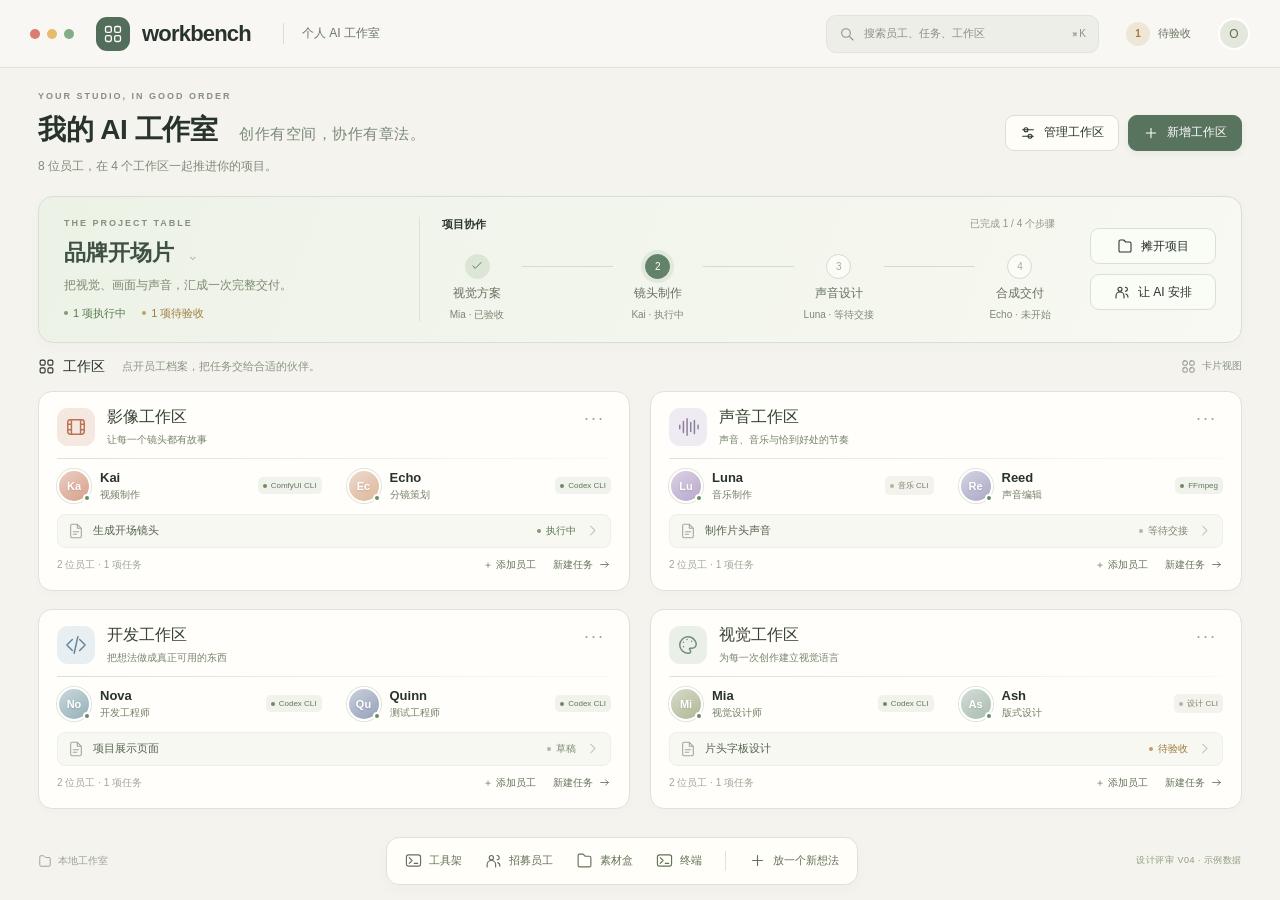
<file: docs/design/review-v04/home.html>
<!doctype html><html lang="zh-CN"><head><meta charset="utf-8"><meta name="viewport" content="width=device-width,initial-scale=1"><title>工作室设计评审 · home</title><style>
*{box-sizing:border-box}html,body{margin:0;width:100%;height:100%;overflow:hidden}body{font-family:-apple-system,BlinkMacSystemFont,"PingFang SC",sans-serif;color:#29332D;background:#F4F3EE;font-size:13px;-webkit-font-smoothing:antialiased}button{font:inherit;color:inherit;cursor:default}svg{vertical-align:middle;flex-shrink:0}button{border:0;background:none}p,h1,h2,h3{margin:0}small{display:block;color:#879087;font-size:11px} .app{height:100%;position:relative;display:flex;flex-direction:column}.topbar{height:68px;flex-shrink:0;padding:0 30px;display:flex;align-items:center;border-bottom:1px solid #E0E3DA;background:#F8F7F3;gap:12px}.traffic{display:flex;gap:7px;margin-right:10px}.traffic i{width:10px;height:10px;border-radius:50%;background:#DB7C73}.traffic i:nth-child(2){background:#E5BD6A}.traffic i:nth-child(3){background:#82AE87}.logo{width:34px;height:34px;display:grid;place-items:center;border-radius:11px;background:#536D5B;color:white}.brand{font-size:22px;letter-spacing:-.8px}.divider{height:21px;width:1px;background:#D9DDD4;margin:0 6px 0 20px}.personal{font-size:12px;color:#69766B}.top-spacer{flex:1}.search{display:flex;align-items:center;gap:9px;background:#EEEEE8;border:1px solid #E1E4DA;padding:10px 12px;border-radius:10px;font-size:11px;color:#899185;width:273px}.search kbd{margin-left:auto;font-family:inherit; font-size:10px}.review-top{display:flex;align-items:center;gap:8px;margin:0 15px;color:#66735F;font-size:11px}.review-top b{display:grid;place-items:center;background:#EFE7D6;color:#9F7C42;width:24px;height:24px;border-radius:50%;font-size:10px}.owner{display:grid;place-items:center;background:#E3E7DC;border:2px solid #FFF;width:32px;height:32px;border-radius:50%;font-size:12px;color:#627056}main{padding:27px 38px 0;flex:1;min-height:0}.intro{display:flex;align-items:center;justify-content:space-between;margin-bottom:25px}.eyebrow{letter-spacing:2px;font-size:9px;line-height:1.2;color:#85917E;font-weight:600}.intro h1{font-size:28px;font-weight:650;letter-spacing:-.5px;margin-top:9px;display:flex;align-items:baseline;gap:22px}.intro h1 span{font-size:15px;font-weight:400;color:#7A8975;letter-spacing:.5px}.intro-desc{margin-top:9px;color:#8A9185;font-size:12px}.intro-actions{display:flex;gap:9px;align-self:center}.btn{display:inline-flex;align-items:center;justify-content:center;gap:8px;height:36px;padding:0 14px;background:#FFFDF7;border:1px solid #DBE0D4;border-radius:9px;font-size:12px;font-weight:500;white-space:nowrap}.btn.primary{color:#FFF;background:#58735E;border-color:#58735E;box-shadow:0 3px 7px #44644812}.btn.selected{background:#EDF3EB;color:#57735B;border-color:#A9BAA3}.btn.full{width:100%}.project-strip{display:flex;gap:35px;align-items:center;border:1px solid #D7DFD1;background:linear-gradient(110deg,#EDF2E7,#F8F9F2);border-radius:15px;padding:23px 25px;height:166px;box-shadow:0 4px 14px #54604506}.project-info{width:320px;flex-shrink:0}.project-info h2{font-size:22px;margin:9px 0;color:#3E5142;font-weight:600}.project-selector{font-weight:400;color:#9EAA95;margin-left:8px;font-size:17px}.project-info p:not(.eyebrow){color:#899080;font-size:11px}.project-labels{display:flex;gap:16px;margin-top:12px}.workflow{flex:1;align-self:center;min-width:380px; padding-left:22px;border-left:1px solid #DDE4D6}.workflow-head{display:flex;align-items:center;justify-content:space-between;margin-bottom:22px;font-size:11px}.workflow-head strong{font-weight:600}.workflow-head>span{color:#8E9789;font-size:10px}.steps{display:flex;align-items:center;gap:10px}.step{min-width:70px;position:relative;display:flex;flex-direction:column;align-items:center;gap:6px}.step>span{width:25px;height:25px;display:grid;place-items:center;border:1px solid #D3DCCE;border-radius:50%;font-size:10px;color:#A5AC9C;background:#FAFCF5}.step.done>span{background:#DBE6D6;color:#587257;border-color:#DBE6D6}.step.active>span{color:white;background:#63826A;border-color:#63826A;box-shadow:0 0 0 4px #E0E9DB}.step strong{font-weight:500;font-size:11px;color:#66715E}.step small{font-size:9px;color:#929B8B}.step-line{height:1px;background:#D3DDCC;flex:1;align-self:flex-start;margin-top:12px;min-width:10px}.project-actions{display:flex;flex-direction:column;gap:10px;flex-shrink:0}.project-actions .btn{background:#FAFCF6;min-width:126px}.section-heading{height:54px;display:flex;align-items:center;gap:17px}.section-heading strong{font-size:14px;font-weight:550;display:flex;gap:8px;align-items:center}.section-heading>span{font-size:11px;color:#92998D}.view-mode{margin-left:auto;font-size:10px;display:flex;gap:6px;color:#8B9488}.area-grid{display:grid;grid-template-columns:repeat(2,minmax(0,1fr));gap:18px 20px}.area-card{height:226px;background:#FFFEFA;border:1px solid #DEE3D8;border-radius:14px;padding:18px 20px 0;box-shadow:0 4px 12px #3B4D3704;position:relative}.area-heading{display:flex;align-items:center;gap:12px;position:relative}.area-icon{width:42px;height:42px;display:grid;place-items:center;background:var(--tint);border-radius:11px;color:var(--tone)}.area-heading h3{font-size:16px;font-weight:550;margin-bottom:5px;color:#374333}.area-heading small{font-size:10px;color:#949B8E}.more{margin-left:auto;align-self:flex-start;font-size:18px;color:#9AAB93;letter-spacing:2px}.area-rule{height:1px;background:linear-gradient(90deg,var(--tone),var(--tint));opacity:.25;margin:14px 0 13px}.members{display:grid;grid-template-columns:1fr 1fr;gap:25px}.person{display:flex;align-items:center;gap:9px;min-width:0}.avatar{width:34px;height:34px;position:relative;display:inline-flex;align-items:center;justify-content:center;border-radius:50%;background:linear-gradient(145deg,color-mix(in srgb,var(--av) 50%,#FFF),var(--av));color:#FFF;border:2px solid #FFF;box-shadow:0 0 0 1px #DDE3D5;flex-shrink:0}.avatar>span{font-size:11px;font-weight:600;text-shadow:0 1px 2px #0002}.avatar i{position:absolute;width:8px;height:8px;border-radius:50%;background:#668B65;bottom:-1px;right:-2px;border:2px solid white}.person strong{font-size:12px;font-weight:550}.person small{font-size:9px;margin-top:3px}.tool-badge{display:flex;align-items:center;gap:4px;margin-left:auto;white-space:nowrap;font-size:8px;color:#859179;background:#F0F3EB;border-radius:5px;padding:4px 5px}.tool-badge i,.status i,.console-meta>i{width:4px;height:4px;background:#718B61;border-radius:50%;flex-shrink:0}.tool-badge.unknown{color:#999687;background:#F3F2EC}.tool-badge.unknown i{background:#B6B3A0}.tool-badge.offline{color:#B08C67;background:#F8F0E5}.tool-badge.offline i{background:#C4A66A}.task-row{display:flex;align-items:center;gap:9px;margin-top:14px;padding:11px 10px;background:#F8F8F3;border:1px solid #EDF0E7;border-radius:8px;font-size:10px;color:#626D5B}.task-icon{color:#9FA995}.task-row>.status{margin-left:auto}.task-row>svg{color:#A4AD9B}.status{font-size:10px;display:inline-flex;align-items:center;gap:5px;white-space:nowrap}.status.running{color:#728E6B}.status.running i{background:#809A72}.status.review{color:#B09157}.status.review i{background:#BCA16A}.status.waiting{color:#9CA293}.status.waiting i{background:#B2B7AA}.status.logged{color:#718D64}.area-footer{display:flex;justify-content:space-between;align-items:center;margin-top:12px;font-size:9px;color:#A0A798}.area-footer>div{display:flex;gap:17px;color:#8A9980}.area-footer>div>span{display:flex;gap:5px;align-items:center}.footer{height:79px;flex-shrink:0;display:flex;align-items:center;justify-content:space-between;padding:0 38px}.footer-location{color:#9BA294;font-size:10px;display:flex;gap:6px;align-items:center}.dock{display:flex;align-items:center;gap:23px;border:1px solid #DEE3D7;background:#FFFEF9;border-radius:13px;height:48px;padding:0 18px;box-shadow:0 5px 14px #45564007}.dock>span{display:flex;gap:7px;align-items:center;font-size:11px;color:#647159}.dock b{height:20px;width:1px;background:#DFE4D7}.dock-new{font-weight:500}.design-note{font-size:9px;color:#ADB3A6;letter-spacing:.5px}.edit-menu{position:absolute;right:0;top:30px;background:white;box-shadow:0 3px 12px #0001;display:flex;align-items:center;padding:12px;gap:8px;border:1px solid #DFE5D8;border-radius:8px;z-index:5}.terminal-main{display:flex;gap:24px;padding:25px 34px 0;min-height:0;flex:1}.workspace-under{flex:1;min-width:0}.terminal-title h1{font-size:27px;margin-top:9px;letter-spacing:-.6px}.terminal-title>p:last-child{margin-top:9px;font-size:12px;color:#8B9683}.terminal-title>p:last-child span{padding:0 7px}.terminal-grid{display:grid;grid-template-columns:1fr 1fr;gap:18px;margin-top:25px}.area-card.compact{height:258px;padding:19px 16px 0}.compact .members{display:flex;flex-direction:column;gap:16px}.compact .area-heading h3{font-size:15px}.compact .area-heading small{font-size:9px}.compact .area-heading{gap:10px}.compact .area-icon{width:36px;height:36px}.compact .task-row{margin-top:19px}.compact .area-footer{font-size:8px;margin-top:13px}.compact .area-footer>div{gap:10px}.profile{width:355px;flex-shrink:0;background:#FFFEFA;border:1px solid #DCE3D7;border-radius:14px;padding:18px 22px;overflow:hidden;margin-bottom:20px;box-shadow:0 5px 16px #51624606}.panel-eyebrow{display:flex;align-items:center;justify-content:space-between;font-size:11px;font-weight:500;color:#8F9A84}.panel-eyebrow button{padding:0;color:#9AA391}.profile-person{position:relative;padding:18px 0 19px 68px;min-height:95px}.avatar.large{width:52px;height:52px;position:absolute;left:0;top:18px}.avatar.large>span{font-size:18px}.avatar.large i{width:10px;height:10px}.profile-person h2{font-size:22px;letter-spacing:-.3px;font-weight:550;margin:4px 0 6px}.profile-person p{color:#909A85;font-size:10px}.tool-detail{background:#F1F5EC;border:1px solid #E4EBDA;border-radius:10px;padding:12px}.tool-detail>div{display:flex;align-items:center;gap:7px}.tool-detail .status{margin-left:auto;font-size:9px}.tool-detail strong{font-size:12px}.mini-icon{color:#7D9571}.tool-detail small{font-size:9px;margin:8px 0 6px}.tool-detail p{font-size:9px;color:#99A38D}.profile-actions{display:flex;gap:8px;margin:13px 0 19px}.profile-actions .btn{flex:1;height:32px;font-size:10px;padding:0 10px}.profile-section{border-top:1px solid #E3E8DA;padding-top:15px}.profile-section h3{font-size:13px;font-weight:550;margin:10px 0 6px}.profile-section>p:not(.eyebrow){font-size:10px;color:#909A85;line-height:1.7}.mini-meta{display:flex;align-items:center;justify-content:space-between;margin-top:10px;font-size:9px;color:#9AA38D}.mini-meta strong{font-size:9px;color:#87987E;font-weight:400}.profile-section .btn{margin-top:14px;font-size:11px;height:33px}.profile-bottom{border-top:1px solid #E4E8DA;padding-top:15px;margin-top:16px;display:flex;gap:8px;align-items:center;font-size:10px;color:#96A08D}.console{height:287px;flex-shrink:0;border:1px solid #D8E0D2;border-radius:13px;margin:0 34px;background:#25372E;color:#D1DECD;box-shadow:0 3px 15px #2030200A;overflow:hidden}.console-bar{display:flex;align-items:center;justify-content:space-between;height:45px;padding:0 19px;background:#F4F7EE;color:#8A9A7E;border-bottom:1px solid #DAE3D1}.console-tabs{display:flex;gap:23px;height:100%;align-items:center}.console-tabs>span{display:flex;gap:7px;align-items:center;font-size:11px;height:100%;position:relative}.console-tabs .active{color:#4F6B50;font-weight:500}.console-tabs .active:after{content:'';position:absolute;bottom:0;left:0;right:0;height:2px;background:#6A8864}.console-meta{display:flex;align-items:center;gap:9px;font-size:9px}.console-meta>span{margin-left:17px;margin-right:15px}.console-meta>b{font-size:20px;font-weight:300}.console-context{display:flex;align-items:center;gap:24px;padding:0 20px;height:35px;color:#7F9986;background:#2A3D33;font-size:9px}.console-context>span{display:flex;align-items:center;gap:7px}.console-context strong{font-weight:400;color:#B0C5B2;font-size:9px}.console-context>div{flex:1}.terminal-output{padding:21px 23px;font-family:Menlo,"SFMono-Regular",monospace;font-size:12px;line-height:1.8}.terminal-output p{margin-bottom:6px}.prompt{color:#A6C391}.cwd{color:#94B8BC;padding:0 8px}.dim{color:#7D9381}.success-line{color:#CEE0C4}.terminal-help{color:#7F9B84;font-family:-apple-system,"PingFang SC",sans-serif;font-size:11px;margin:14px 0 13px!important}.cursor{display:inline-block;width:7px;height:15px;background:#B3C4A0;vertical-align:middle;margin-left:5px}.console-footer{display:flex;justify-content:space-between;padding:0 21px;color:#718C78;font-size:9px}.terminal-footer{padding:17px 35px;height:49px;display:flex;justify-content:space-between;flex-shrink:0;font-size:9px;color:#A1AD98}.modal-shade{position:absolute;inset:68px 0 0;background:#33473522;backdrop-filter:blur(2px);z-index:10}.workspace-dialog{position:absolute;right:44px;top:100px;bottom:100px;width:460px;background:#FFFEF9;border-radius:17px;z-index:11;box-shadow:0 18px 70px #2D423530;border:1px solid #DBE2D4;display:flex;flex-direction:column;overflow:hidden}.dialog-title{padding:25px 28px 19px;border-bottom:1px solid #E9EDDF;position:relative}.dialog-title button{position:absolute;right:23px;top:25px;color:#9AAA92}.dialog-title h2{font-size:24px;font-weight:550;margin:13px 0 8px;letter-spacing:-.7px}.dialog-title p{font-size:11px;color:#93A187}.dialog-body{padding:22px 28px;flex:1;min-height:0;overflow:auto}.dialog-body label{font-size:11px;font-weight:500;display:flex;align-items:center;justify-content:space-between;margin-bottom:9px;color:#697F62}.dialog-body label>span{font-size:9px;font-weight:400;color:#A5AE9B}.field{border:1px solid #DDE5D5;background:#FFF;border-radius:8px;padding:11px 12px;font-size:12px;color:#586F50;display:flex;align-items:center;line-height:1.6}.active-field{border-color:#94AC86;box-shadow:0 0 0 3px #CBDCBE26}.field-cursor{height:15px;width:1px;background:#879F78;margin-left:2px}.field-hint{font-size:9px;margin:9px 0 22px;color:#A3AF99}.icon-choice{display:flex;gap:12px;margin-bottom:23px}.icon-choice>span{width:43px;height:41px;border:1px solid #DFE5D7;display:grid;place-items:center;border-radius:8px;color:#9BA98F;background:#FAFCF5}.icon-choice .chosen{background:#EDF3E7;border-color:#95AC84;color:#779664;box-shadow:0 0 0 2px #C6D9B530}.color-choice{display:flex;gap:13px;margin:13px 0 22px}.color-choice>span{height:24px;width:24px;border-radius:50%;display:grid;place-items:center;color:white;box-shadow:0 0 0 3px #FFF}.color-choice .chosen{outline:1px solid #9DAB8F;outline-offset:3px}.text-area{height:63px;align-items:flex-start;color:#90A083;font-size:11px}.preview-label{margin-top:23px}.workspace-preview{height:76px;display:flex;align-items:center;gap:12px;padding:15px;border-radius:10px;border:1px solid #E4DED0;background:#FBF8EF}.preview-icon{height:40px;width:40px;border-radius:9px;background:#EFE7D1;color:#AB955F;display:grid;place-items:center}.workspace-preview h3{font-size:13px;font-weight:500;color:#837950}.workspace-preview p{font-size:10px;color:#B1AB96;margin-top:7px}.workspace-preview.violet{background:#F5F2F8;border-color:#E3DCEB}.violet .preview-icon{background:#EAE3F1;color:#8D7D9A}.violet h3{color:#877594}.workspace-message{display:flex;gap:9px;margin-top:16px;color:#A2B095;align-items:flex-start;font-size:10px;line-height:1.65}.dialog-footer{height:74px;flex-shrink:0;border-top:1px solid #E6EBDA;display:flex;justify-content:flex-end;align-items:center;gap:9px;padding:0 28px;background:#F8FAF3}.dialog-footer .btn{height:35px;min-width:75px}.dialog-footer .primary{min-width:115px}
@media(max-width:1200px){main{padding:24px 25px 0}.topbar{padding:0 22px}.intro h1 span{display:none}.project-strip{gap:18px;padding:20px}.project-info{width:260px}.workflow{min-width:300px;padding-left:16px}.steps{gap:5px}.step{min-width:60px}.step strong{font-size:10px}.step small{font-size:8px}.project-actions .btn{min-width:110px;font-size:10px}.area-grid{gap:14px}.members{gap:13px}.tool-badge{font-size:7px}.search{width:235px}.footer{padding:0 25px}.dock{gap:18px}.footer-location{display:none}.terminal-main{padding-left:25px;padding-right:25px;gap:18px}.profile{width:320px}.terminal-grid{grid-template-columns:1fr}.terminal-grid .area-card:last-child{display:none}.console{margin:0 25px}.workspace-dialog{right:30px;width:430px;top:90px;bottom:70px}}
@media(max-height:800px){main{padding-top:20px}.intro{margin-bottom:18px}.intro h1{font-size:25px}.intro-desc{font-size:11px}.project-strip{height:140px}.section-heading{height:44px}.area-card{height:182px;padding:13px 16px 0}.area-heading h3{font-size:14px}.area-icon{height:34px;width:34px}.area-rule{margin:9px 0}.avatar{width:29px;height:29px}.person small{font-size:8px}.tool-badge{font-size:7px}.task-row{margin-top:10px;padding:8px 9px}.area-footer{margin-top:10px;font-size:8px}.area-grid{gap:13px}.footer{height:62px}.dock{height:44px}.console{height:256px}.console-footer{font-size:8px}.terminal-main{padding-top:20px}.terminal-title h1{font-size:24px}.terminal-grid{margin-top:20px}.compact{height:233px!important}.profile{padding:15px 18px}.profile-person{padding-top:12px;padding-bottom:12px;min-height:80px}.profile-person .avatar{top:12px}.profile-actions{margin-bottom:13px}.profile-section{padding-top:12px}.profile-section .mini-meta{margin-top:8px}.profile-bottom{display:none}.terminal-footer{height:39px;padding:12px 25px}.terminal-output{padding-top:17px;padding-bottom:16px;font-size:11px}.terminal-help{margin:11px 0!important}.workspace-dialog{top:80px;bottom:50px}.dialog-title{padding:20px 25px 15px}.dialog-title h2{font-size:22px}.dialog-body{padding:18px 25px}.dialog-footer{height:64px}.field-hint{margin-bottom:17px}.icon-choice{margin-bottom:18px}.color-choice{margin-bottom:18px}.preview-label{margin-top:18px}.workspace-preview{height:65px}.workspace-message{font-size:9px}}

main{padding-top:23px}.intro{margin-bottom:21px}.project-strip{height:147px}.section-heading{height:48px}.area-card{height:200px;padding:15px 18px 0}.area-icon{width:38px;height:38px}.area-rule{margin:11px 0 10px}.task-row{margin-top:11px;padding:8px 10px;font-size:11px;color:#56634E}.area-footer{margin-top:10px;font-size:10px}.area-footer>div{color:#64725B}.area-heading small{color:#77836E}.person strong{font-size:13px}.person small{font-size:10px;color:#74816A}.tool-badge{color:#64765C;font-size:8px}.tool-badge.unknown{color:#807C69}.status.running{color:#587B4F}.status.review{color:#9D7D3E}.status.waiting{color:#7B8870}.step strong{font-size:12px}.step small{font-size:10px;color:#7C8972}.project-info p:not(.eyebrow){font-size:12px;color:#7B896E}.project-labels .status{font-size:11px}.intro-desc{color:#7F8B75}.section-heading>span{color:#8A9580}.design-note{color:#909D82}.panel-actions{display:flex;align-items:center;gap:15px}.panel-actions>span{font-size:10px;color:#768C69}.profile{overflow:auto}.workspace-dialog{top:82px;bottom:60px}.dialog-title{padding:22px 26px 17px}.dialog-title h2{margin:12px 0 8px}.dialog-body{padding:19px 26px}.dialog-body label{margin-bottom:7px}.field{padding:9px 11px}.field-hint{margin:7px 0 17px}.icon-choice{margin-bottom:19px}.icon-choice>span{height:38px}.color-choice{margin:11px 0 19px}.text-area{height:54px}.preview-label{margin-top:18px}.workspace-preview{height:65px}.workspace-message{margin-top:11px;font-size:9px;line-height:1.5}.dialog-footer{height:66px}.field{color:#617453}.dialog-title p{color:#879879}.dialog-body label{color:#607953}
@media(max-height:800px){main{padding-top:19px}.intro{margin-bottom:16px}.project-strip{height:129px}.section-heading{height:40px}.area-card{height:165px;padding:11px 15px 0}.area-icon{width:31px;height:31px}.area-heading h3{font-size:14px}.area-heading small{font-size:9px}.area-rule{margin:8px 0}.avatar{width:27px;height:27px}.person strong{font-size:11px}.person small{font-size:8px}.task-row{margin-top:8px;padding:6px 8px;font-size:10px}.area-footer{margin-top:8px;font-size:8px}.area-grid{gap:12px}.footer{height:56px}.dock{height:41px}.footer .design-note{font-size:8px}.profile-person{min-height:64px;padding-top:8px;padding-bottom:8px}.profile-person h2{font-size:20px}.profile-person .avatar.large{width:44px;height:44px;top:8px}.tool-detail{padding:9px}.tool-detail p{display:none}.tool-detail small{margin-bottom:0;font-size:9px}.profile-actions{margin:10px 0}.profile-actions .btn{height:30px}.profile-section{padding-top:10px}.profile-section h3{margin:8px 0;font-size:12px}.profile-section>p:not(.eyebrow),.profile-section .mini-meta{display:none}.profile-section .btn{margin-top:7px;height:30px;font-size:10px}.workspace-dialog{top:80px;bottom:50px}.dialog-title{padding:20px 25px 15px}.dialog-title h2{font-size:22px}.dialog-body{padding:16px 25px}.dialog-body .preview-label,.workspace-preview,.workspace-message{display:none}.dialog-footer{height:64px}}
@media(max-height:800px){main{padding-top:16px}.intro{margin-bottom:12px}.project-strip{height:104px;padding:12px 16px}.project-info h2{font-size:20px;margin:6px 0}.project-info p:not(.eyebrow){font-size:10px}.project-labels{margin-top:8px}.project-labels .status{font-size:9px}.workflow-head{margin-bottom:12px}.project-actions .btn{height:30px}.project-actions{gap:8px}.section-heading{height:34px}}</style></head><body><div class="app"><header class="topbar"><div class="traffic"><i></i><i></i><i></i></div><div class="logo"><svg width="20" height="20" viewBox="0 0 24 24" fill="none" stroke="currentColor" stroke-width="1.6" stroke-linecap="round" stroke-linejoin="round"><rect x="3" y="3" width="7" height="7" rx="2"/><rect x="14" y="3" width="7" height="7" rx="2"/><rect x="3" y="14" width="7" height="7" rx="2"/><rect x="14" y="14" width="7" height="7" rx="2"/></svg></div><strong class="brand">workbench</strong><span class="divider"></span><span class="personal">个人 AI 工作室</span><span class="top-spacer"></span><div class="search"><svg width="16" height="16" viewBox="0 0 24 24" fill="none" stroke="currentColor" stroke-width="1.6" stroke-linecap="round" stroke-linejoin="round"><circle cx="10.5" cy="10.5" r="6.5"/><path d="m16 16 5 5"/></svg> 搜索员工、任务、工作区 <kbd>⌘ K</kbd></div><span class="review-top"><b>1</b>待验收</span><span class="owner">O</span></header><main><div class="intro"><div><p class="eyebrow">YOUR STUDIO, IN GOOD ORDER</p><h1>我的 AI 工作室<span>创作有空间，协作有章法。</span></h1><p class="intro-desc">8 位员工，在 4 个工作区一起推进你的项目。</p></div><div class="intro-actions"><button type="button" class="btn "><svg width="16" height="16" viewBox="0 0 24 24" fill="none" stroke="currentColor" stroke-width="1.6" stroke-linecap="round" stroke-linejoin="round"><path d="M4 7h16M4 17h16"/><circle cx="9" cy="7" r="3"/><circle cx="15" cy="17" r="3"/></svg>管理工作区</button><button type="button" class="btn primary"><svg width="16" height="16" viewBox="0 0 24 24" fill="none" stroke="currentColor" stroke-width="1.6" stroke-linecap="round" stroke-linejoin="round"><path d="M12 5v14M5 12h14"/></svg>新增工作区</button></div></div><section class="project-strip"><div class="project-info"><p class="eyebrow">THE PROJECT TABLE</p><h2>品牌开场片 <span class="project-selector">⌄</span></h2><p>把视觉、画面与声音，汇成一次完整交付。</p><div class="project-labels"><span class="status running"><i></i>1 项执行中</span><span class="status review"><i></i>1 项待验收</span></div></div><div class="workflow"><div class="workflow-head"><strong>项目协作</strong><span>已完成 1 / 4 个步骤</span></div><div class="steps"><div class="step done"><span><svg width="14" height="14" viewBox="0 0 24 24" fill="none" stroke="currentColor" stroke-width="1.6" stroke-linecap="round" stroke-linejoin="round"><path d="m5 12 4 4L19 6"/></svg></span><strong>视觉方案</strong><small>Mia · 已验收</small></div><b class="step-line"></b><div class="step active"><span>2</span><strong>镜头制作</strong><small>Kai · 执行中</small></div><b class="step-line"></b><div class="step"><span>3</span><strong>声音设计</strong><small>Luna · 等待交接</small></div><b class="step-line"></b><div class="step"><span>4</span><strong>合成交付</strong><small>Echo · 未开始</small></div></div></div><div class="project-actions"><button type="button" class="btn "><svg width="16" height="16" viewBox="0 0 24 24" fill="none" stroke="currentColor" stroke-width="1.6" stroke-linecap="round" stroke-linejoin="round"><path d="M3 7V5a2 2 0 0 1 2-2h5l3 3h6a2 2 0 0 1 2 2v11a2 2 0 0 1-2 2H5a2 2 0 0 1-2-2Z"/></svg>摊开项目</button><button type="button" class="btn "><svg width="16" height="16" viewBox="0 0 24 24" fill="none" stroke="currentColor" stroke-width="1.6" stroke-linecap="round" stroke-linejoin="round"><circle cx="9" cy="8" r="3"/><path d="M3 21v-3a6 6 0 0 1 12 0v3M17 5a3 3 0 0 1 0 6M18 15a5 5 0 0 1 3 5"/></svg>让 AI 安排</button></div></section><div class="section-heading"><strong><svg width="17" height="17" viewBox="0 0 24 24" fill="none" stroke="currentColor" stroke-width="1.6" stroke-linecap="round" stroke-linejoin="round"><rect x="3" y="3" width="7" height="7" rx="2"/><rect x="14" y="3" width="7" height="7" rx="2"/><rect x="3" y="14" width="7" height="7" rx="2"/><rect x="14" y="14" width="7" height="7" rx="2"/></svg> 工作区</strong><span>点开员工档案，把任务交给合适的伙伴。</span><div class="view-mode"><svg width="15" height="15" viewBox="0 0 24 24" fill="none" stroke="currentColor" stroke-width="1.6" stroke-linecap="round" stroke-linejoin="round"><rect x="3" y="3" width="7" height="7" rx="2"/><rect x="14" y="3" width="7" height="7" rx="2"/><rect x="3" y="14" width="7" height="7" rx="2"/><rect x="14" y="14" width="7" height="7" rx="2"/></svg> 卡片视图</div></div><div class="area-grid"><article class="area-card " style="--tone:#B97255;--tint:#F4E8E0">
      <div class="area-heading"><span class="area-icon"><svg width="22" height="22" viewBox="0 0 24 24" fill="none" stroke="currentColor" stroke-width="1.6" stroke-linecap="round" stroke-linejoin="round"><rect x="3" y="4" width="18" height="16" rx="3"/><path d="M7 4v16M17 4v16M3 9h4M3 15h4M17 9h4M17 15h4"/></svg></span><div><h3>影像工作区</h3><small>让每一个镜头都有故事</small></div><button class="more">···</button></div>
      <div class="area-rule"></div><div class="members"><div class="person"><span class="avatar " style="--av:#D6A089"><span>Ka</span><i></i></span><div><strong>Kai</strong><small>视频制作</small></div><span class="tool-badge "><i></i>ComfyUI CLI</span></div><div class="person"><span class="avatar " style="--av:#DDB69A"><span>Ec</span><i></i></span><div><strong>Echo</strong><small>分镜策划</small></div><span class="tool-badge "><i></i>Codex CLI</span></div></div>
      <div class="task-row"><span class="task-icon"><svg width="16" height="16" viewBox="0 0 24 24" fill="none" stroke="currentColor" stroke-width="1.6" stroke-linecap="round" stroke-linejoin="round"><path d="M14 2H6a2 2 0 0 0-2 2v16a2 2 0 0 0 2 2h12a2 2 0 0 0 2-2V8ZM14 2v6h6M8 13h8M8 17h5"/></svg></span><span>生成开场镜头</span><span class="status running"><i></i>执行中</span><svg width="15" height="15" viewBox="0 0 24 24" fill="none" stroke="currentColor" stroke-width="1.6" stroke-linecap="round" stroke-linejoin="round"><path d="m9 5 7 7-7 7"/></svg></div>
      <div class="area-footer"><span>2 位员工 · 1 项任务</span><div><span>＋ 添加员工</span><span>新建任务 <svg width="13" height="13" viewBox="0 0 24 24" fill="none" stroke="currentColor" stroke-width="1.6" stroke-linecap="round" stroke-linejoin="round"><path d="M5 12h14m-5-5 5 5-5 5"/></svg></span></div></div>
    </article><article class="area-card " style="--tone:#8D7D9A;--tint:#EEEBF3">
      <div class="area-heading"><span class="area-icon"><svg width="22" height="22" viewBox="0 0 24 24" fill="none" stroke="currentColor" stroke-width="1.6" stroke-linecap="round" stroke-linejoin="round"><path d="M3 10v4M7 6v12M11 3v18M15 7v10M19 5v14M23 10v4"/></svg></span><div><h3>声音工作区</h3><small>声音、音乐与恰到好处的节奏</small></div><button class="more">···</button></div>
      <div class="area-rule"></div><div class="members"><div class="person"><span class="avatar " style="--av:#B8A6CB"><span>Lu</span><i></i></span><div><strong>Luna</strong><small>音乐制作</small></div><span class="tool-badge unknown"><i></i>音乐 CLI</span></div><div class="person"><span class="avatar " style="--av:#ABA8C6"><span>Re</span><i></i></span><div><strong>Reed</strong><small>声音编辑</small></div><span class="tool-badge "><i></i>FFmpeg</span></div></div>
      <div class="task-row"><span class="task-icon"><svg width="16" height="16" viewBox="0 0 24 24" fill="none" stroke="currentColor" stroke-width="1.6" stroke-linecap="round" stroke-linejoin="round"><path d="M14 2H6a2 2 0 0 0-2 2v16a2 2 0 0 0 2 2h12a2 2 0 0 0 2-2V8ZM14 2v6h6M8 13h8M8 17h5"/></svg></span><span>制作片头声音</span><span class="status waiting"><i></i>等待交接</span><svg width="15" height="15" viewBox="0 0 24 24" fill="none" stroke="currentColor" stroke-width="1.6" stroke-linecap="round" stroke-linejoin="round"><path d="m9 5 7 7-7 7"/></svg></div>
      <div class="area-footer"><span>2 位员工 · 1 项任务</span><div><span>＋ 添加员工</span><span>新建任务 <svg width="13" height="13" viewBox="0 0 24 24" fill="none" stroke="currentColor" stroke-width="1.6" stroke-linecap="round" stroke-linejoin="round"><path d="M5 12h14m-5-5 5 5-5 5"/></svg></span></div></div>
    </article><article class="area-card " style="--tone:#658398;--tint:#E8EFF3">
      <div class="area-heading"><span class="area-icon"><svg width="22" height="22" viewBox="0 0 24 24" fill="none" stroke="currentColor" stroke-width="1.6" stroke-linecap="round" stroke-linejoin="round"><path d="m8 6-6 6 6 6M16 6l6 6-6 6M14 3l-4 18"/></svg></span><div><h3>开发工作区</h3><small>把想法做成真正可用的东西</small></div><button class="more">···</button></div>
      <div class="area-rule"></div><div class="members"><div class="person"><span class="avatar " style="--av:#94B1B8"><span>No</span><i></i></span><div><strong>Nova</strong><small>开发工程师</small></div><span class="tool-badge "><i></i>Codex CLI</span></div><div class="person"><span class="avatar " style="--av:#95A1BA"><span>Qu</span><i></i></span><div><strong>Quinn</strong><small>测试工程师</small></div><span class="tool-badge "><i></i>Codex CLI</span></div></div>
      <div class="task-row"><span class="task-icon"><svg width="16" height="16" viewBox="0 0 24 24" fill="none" stroke="currentColor" stroke-width="1.6" stroke-linecap="round" stroke-linejoin="round"><path d="M14 2H6a2 2 0 0 0-2 2v16a2 2 0 0 0 2 2h12a2 2 0 0 0 2-2V8ZM14 2v6h6M8 13h8M8 17h5"/></svg></span><span>项目展示页面</span><span class="status waiting"><i></i>草稿</span><svg width="15" height="15" viewBox="0 0 24 24" fill="none" stroke="currentColor" stroke-width="1.6" stroke-linecap="round" stroke-linejoin="round"><path d="m9 5 7 7-7 7"/></svg></div>
      <div class="area-footer"><span>2 位员工 · 1 项任务</span><div><span>＋ 添加员工</span><span>新建任务 <svg width="13" height="13" viewBox="0 0 24 24" fill="none" stroke="currentColor" stroke-width="1.6" stroke-linecap="round" stroke-linejoin="round"><path d="M5 12h14m-5-5 5 5-5 5"/></svg></span></div></div>
    </article><article class="area-card " style="--tone:#708A73;--tint:#EAF0E7">
      <div class="area-heading"><span class="area-icon"><svg width="22" height="22" viewBox="0 0 24 24" fill="none" stroke="currentColor" stroke-width="1.6" stroke-linecap="round" stroke-linejoin="round"><path d="M12 3a9 9 0 1 0 0 18h1a2 2 0 0 0 1-3.7c-.8-.5-.5-1.8.5-1.8h2A4.5 4.5 0 0 0 21 11a9 9 0 0 0-9-8Z"/><path d="M7 9h.01M11 6h.01M16 8h.01M7 14h.01"/></svg></span><div><h3>视觉工作区</h3><small>为每一次创作建立视觉语言</small></div><button class="more">···</button></div>
      <div class="area-rule"></div><div class="members"><div class="person"><span class="avatar " style="--av:#AFB894"><span>Mi</span><i></i></span><div><strong>Mia</strong><small>视觉设计师</small></div><span class="tool-badge "><i></i>Codex CLI</span></div><div class="person"><span class="avatar " style="--av:#A9BCB0"><span>As</span><i></i></span><div><strong>Ash</strong><small>版式设计</small></div><span class="tool-badge unknown"><i></i>设计 CLI</span></div></div>
      <div class="task-row"><span class="task-icon"><svg width="16" height="16" viewBox="0 0 24 24" fill="none" stroke="currentColor" stroke-width="1.6" stroke-linecap="round" stroke-linejoin="round"><path d="M14 2H6a2 2 0 0 0-2 2v16a2 2 0 0 0 2 2h12a2 2 0 0 0 2-2V8ZM14 2v6h6M8 13h8M8 17h5"/></svg></span><span>片头字板设计</span><span class="status review"><i></i>待验收</span><svg width="15" height="15" viewBox="0 0 24 24" fill="none" stroke="currentColor" stroke-width="1.6" stroke-linecap="round" stroke-linejoin="round"><path d="m9 5 7 7-7 7"/></svg></div>
      <div class="area-footer"><span>2 位员工 · 1 项任务</span><div><span>＋ 添加员工</span><span>新建任务 <svg width="13" height="13" viewBox="0 0 24 24" fill="none" stroke="currentColor" stroke-width="1.6" stroke-linecap="round" stroke-linejoin="round"><path d="M5 12h14m-5-5 5 5-5 5"/></svg></span></div></div>
    </article></div></main><footer class="footer"><span class="footer-location"><svg width="14" height="14" viewBox="0 0 24 24" fill="none" stroke="currentColor" stroke-width="1.6" stroke-linecap="round" stroke-linejoin="round"><path d="M3 7V5a2 2 0 0 1 2-2h5l3 3h6a2 2 0 0 1 2 2v11a2 2 0 0 1-2 2H5a2 2 0 0 1-2-2Z"/></svg> 本地工作室</span><div class="dock"><span><svg width="17" height="17" viewBox="0 0 24 24" fill="none" stroke="currentColor" stroke-width="1.6" stroke-linecap="round" stroke-linejoin="round"><rect x="2" y="4" width="20" height="16" rx="3"/><path d="m6 8 4 4-4 4M13 16h5"/></svg>工具架</span><span><svg width="17" height="17" viewBox="0 0 24 24" fill="none" stroke="currentColor" stroke-width="1.6" stroke-linecap="round" stroke-linejoin="round"><circle cx="9" cy="8" r="3"/><path d="M3 21v-3a6 6 0 0 1 12 0v3M17 5a3 3 0 0 1 0 6M18 15a5 5 0 0 1 3 5"/></svg>招募员工</span><span><svg width="17" height="17" viewBox="0 0 24 24" fill="none" stroke="currentColor" stroke-width="1.6" stroke-linecap="round" stroke-linejoin="round"><path d="M3 7V5a2 2 0 0 1 2-2h5l3 3h6a2 2 0 0 1 2 2v11a2 2 0 0 1-2 2H5a2 2 0 0 1-2-2Z"/></svg>素材盒</span><span><svg width="17" height="17" viewBox="0 0 24 24" fill="none" stroke="currentColor" stroke-width="1.6" stroke-linecap="round" stroke-linejoin="round"><rect x="2" y="4" width="20" height="16" rx="3"/><path d="m6 8 4 4-4 4M13 16h5"/></svg>终端</span><b></b><span class="dock-new"><svg width="17" height="17" viewBox="0 0 24 24" fill="none" stroke="currentColor" stroke-width="1.6" stroke-linecap="round" stroke-linejoin="round"><path d="M12 5v14M5 12h14"/></svg>放一个新想法</span></div><span class="design-note">设计评审 V04 · 示例数据</span></footer></div></body></html>
</file>
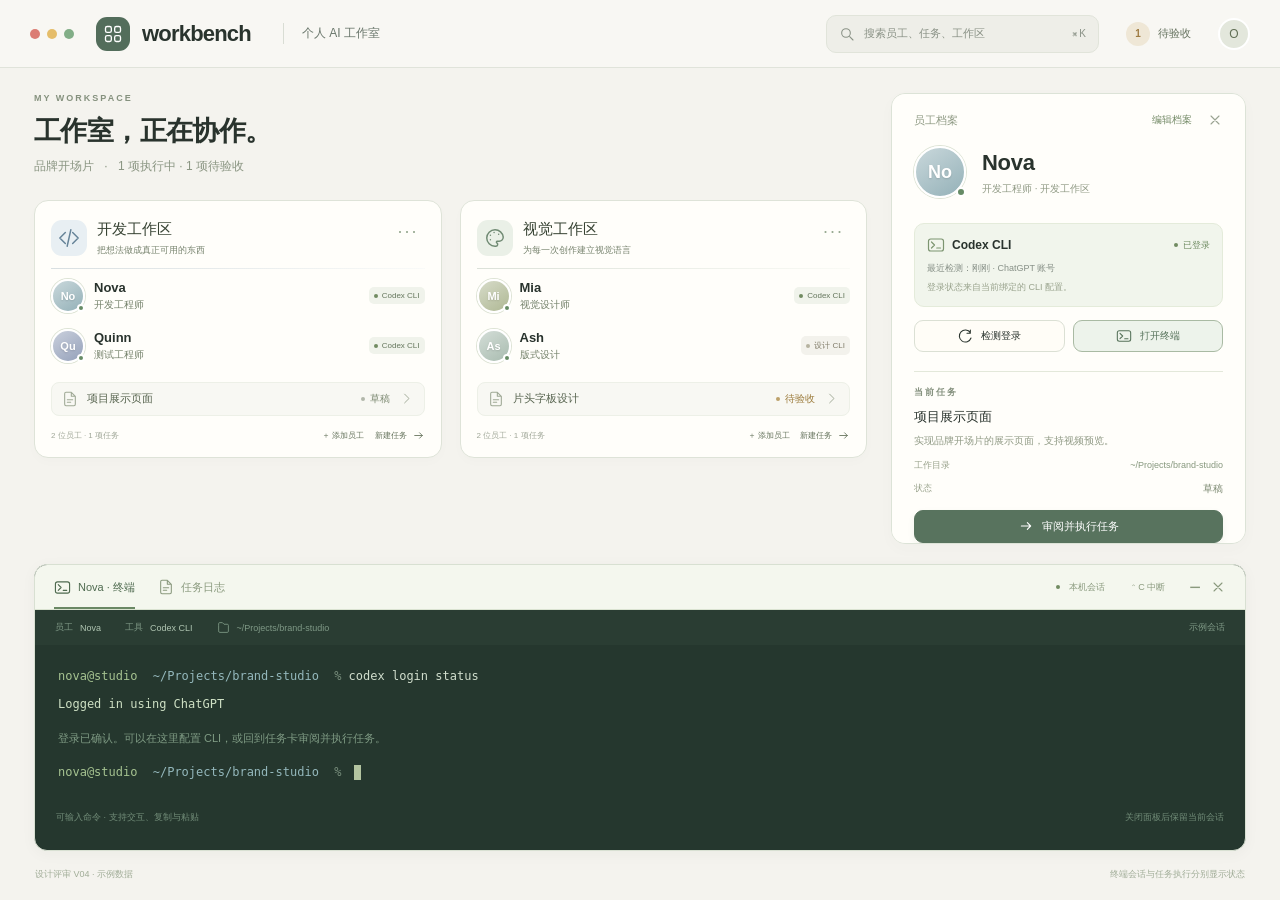
<file: docs/design/review-v04/terminal.html>
<!doctype html><html lang="zh-CN"><head><meta charset="utf-8"><meta name="viewport" content="width=device-width,initial-scale=1"><title>工作室设计评审 · terminal</title><style>
*{box-sizing:border-box}html,body{margin:0;width:100%;height:100%;overflow:hidden}body{font-family:-apple-system,BlinkMacSystemFont,"PingFang SC",sans-serif;color:#29332D;background:#F4F3EE;font-size:13px;-webkit-font-smoothing:antialiased}button{font:inherit;color:inherit;cursor:default}svg{vertical-align:middle;flex-shrink:0}button{border:0;background:none}p,h1,h2,h3{margin:0}small{display:block;color:#879087;font-size:11px} .app{height:100%;position:relative;display:flex;flex-direction:column}.topbar{height:68px;flex-shrink:0;padding:0 30px;display:flex;align-items:center;border-bottom:1px solid #E0E3DA;background:#F8F7F3;gap:12px}.traffic{display:flex;gap:7px;margin-right:10px}.traffic i{width:10px;height:10px;border-radius:50%;background:#DB7C73}.traffic i:nth-child(2){background:#E5BD6A}.traffic i:nth-child(3){background:#82AE87}.logo{width:34px;height:34px;display:grid;place-items:center;border-radius:11px;background:#536D5B;color:white}.brand{font-size:22px;letter-spacing:-.8px}.divider{height:21px;width:1px;background:#D9DDD4;margin:0 6px 0 20px}.personal{font-size:12px;color:#69766B}.top-spacer{flex:1}.search{display:flex;align-items:center;gap:9px;background:#EEEEE8;border:1px solid #E1E4DA;padding:10px 12px;border-radius:10px;font-size:11px;color:#899185;width:273px}.search kbd{margin-left:auto;font-family:inherit; font-size:10px}.review-top{display:flex;align-items:center;gap:8px;margin:0 15px;color:#66735F;font-size:11px}.review-top b{display:grid;place-items:center;background:#EFE7D6;color:#9F7C42;width:24px;height:24px;border-radius:50%;font-size:10px}.owner{display:grid;place-items:center;background:#E3E7DC;border:2px solid #FFF;width:32px;height:32px;border-radius:50%;font-size:12px;color:#627056}main{padding:27px 38px 0;flex:1;min-height:0}.intro{display:flex;align-items:center;justify-content:space-between;margin-bottom:25px}.eyebrow{letter-spacing:2px;font-size:9px;line-height:1.2;color:#85917E;font-weight:600}.intro h1{font-size:28px;font-weight:650;letter-spacing:-.5px;margin-top:9px;display:flex;align-items:baseline;gap:22px}.intro h1 span{font-size:15px;font-weight:400;color:#7A8975;letter-spacing:.5px}.intro-desc{margin-top:9px;color:#8A9185;font-size:12px}.intro-actions{display:flex;gap:9px;align-self:center}.btn{display:inline-flex;align-items:center;justify-content:center;gap:8px;height:36px;padding:0 14px;background:#FFFDF7;border:1px solid #DBE0D4;border-radius:9px;font-size:12px;font-weight:500;white-space:nowrap}.btn.primary{color:#FFF;background:#58735E;border-color:#58735E;box-shadow:0 3px 7px #44644812}.btn.selected{background:#EDF3EB;color:#57735B;border-color:#A9BAA3}.btn.full{width:100%}.project-strip{display:flex;gap:35px;align-items:center;border:1px solid #D7DFD1;background:linear-gradient(110deg,#EDF2E7,#F8F9F2);border-radius:15px;padding:23px 25px;height:166px;box-shadow:0 4px 14px #54604506}.project-info{width:320px;flex-shrink:0}.project-info h2{font-size:22px;margin:9px 0;color:#3E5142;font-weight:600}.project-selector{font-weight:400;color:#9EAA95;margin-left:8px;font-size:17px}.project-info p:not(.eyebrow){color:#899080;font-size:11px}.project-labels{display:flex;gap:16px;margin-top:12px}.workflow{flex:1;align-self:center;min-width:380px; padding-left:22px;border-left:1px solid #DDE4D6}.workflow-head{display:flex;align-items:center;justify-content:space-between;margin-bottom:22px;font-size:11px}.workflow-head strong{font-weight:600}.workflow-head>span{color:#8E9789;font-size:10px}.steps{display:flex;align-items:center;gap:10px}.step{min-width:70px;position:relative;display:flex;flex-direction:column;align-items:center;gap:6px}.step>span{width:25px;height:25px;display:grid;place-items:center;border:1px solid #D3DCCE;border-radius:50%;font-size:10px;color:#A5AC9C;background:#FAFCF5}.step.done>span{background:#DBE6D6;color:#587257;border-color:#DBE6D6}.step.active>span{color:white;background:#63826A;border-color:#63826A;box-shadow:0 0 0 4px #E0E9DB}.step strong{font-weight:500;font-size:11px;color:#66715E}.step small{font-size:9px;color:#929B8B}.step-line{height:1px;background:#D3DDCC;flex:1;align-self:flex-start;margin-top:12px;min-width:10px}.project-actions{display:flex;flex-direction:column;gap:10px;flex-shrink:0}.project-actions .btn{background:#FAFCF6;min-width:126px}.section-heading{height:54px;display:flex;align-items:center;gap:17px}.section-heading strong{font-size:14px;font-weight:550;display:flex;gap:8px;align-items:center}.section-heading>span{font-size:11px;color:#92998D}.view-mode{margin-left:auto;font-size:10px;display:flex;gap:6px;color:#8B9488}.area-grid{display:grid;grid-template-columns:repeat(2,minmax(0,1fr));gap:18px 20px}.area-card{height:226px;background:#FFFEFA;border:1px solid #DEE3D8;border-radius:14px;padding:18px 20px 0;box-shadow:0 4px 12px #3B4D3704;position:relative}.area-heading{display:flex;align-items:center;gap:12px;position:relative}.area-icon{width:42px;height:42px;display:grid;place-items:center;background:var(--tint);border-radius:11px;color:var(--tone)}.area-heading h3{font-size:16px;font-weight:550;margin-bottom:5px;color:#374333}.area-heading small{font-size:10px;color:#949B8E}.more{margin-left:auto;align-self:flex-start;font-size:18px;color:#9AAB93;letter-spacing:2px}.area-rule{height:1px;background:linear-gradient(90deg,var(--tone),var(--tint));opacity:.25;margin:14px 0 13px}.members{display:grid;grid-template-columns:1fr 1fr;gap:25px}.person{display:flex;align-items:center;gap:9px;min-width:0}.avatar{width:34px;height:34px;position:relative;display:inline-flex;align-items:center;justify-content:center;border-radius:50%;background:linear-gradient(145deg,color-mix(in srgb,var(--av) 50%,#FFF),var(--av));color:#FFF;border:2px solid #FFF;box-shadow:0 0 0 1px #DDE3D5;flex-shrink:0}.avatar>span{font-size:11px;font-weight:600;text-shadow:0 1px 2px #0002}.avatar i{position:absolute;width:8px;height:8px;border-radius:50%;background:#668B65;bottom:-1px;right:-2px;border:2px solid white}.person strong{font-size:12px;font-weight:550}.person small{font-size:9px;margin-top:3px}.tool-badge{display:flex;align-items:center;gap:4px;margin-left:auto;white-space:nowrap;font-size:8px;color:#859179;background:#F0F3EB;border-radius:5px;padding:4px 5px}.tool-badge i,.status i,.console-meta>i{width:4px;height:4px;background:#718B61;border-radius:50%;flex-shrink:0}.tool-badge.unknown{color:#999687;background:#F3F2EC}.tool-badge.unknown i{background:#B6B3A0}.tool-badge.offline{color:#B08C67;background:#F8F0E5}.tool-badge.offline i{background:#C4A66A}.task-row{display:flex;align-items:center;gap:9px;margin-top:14px;padding:11px 10px;background:#F8F8F3;border:1px solid #EDF0E7;border-radius:8px;font-size:10px;color:#626D5B}.task-icon{color:#9FA995}.task-row>.status{margin-left:auto}.task-row>svg{color:#A4AD9B}.status{font-size:10px;display:inline-flex;align-items:center;gap:5px;white-space:nowrap}.status.running{color:#728E6B}.status.running i{background:#809A72}.status.review{color:#B09157}.status.review i{background:#BCA16A}.status.waiting{color:#9CA293}.status.waiting i{background:#B2B7AA}.status.logged{color:#718D64}.area-footer{display:flex;justify-content:space-between;align-items:center;margin-top:12px;font-size:9px;color:#A0A798}.area-footer>div{display:flex;gap:17px;color:#8A9980}.area-footer>div>span{display:flex;gap:5px;align-items:center}.footer{height:79px;flex-shrink:0;display:flex;align-items:center;justify-content:space-between;padding:0 38px}.footer-location{color:#9BA294;font-size:10px;display:flex;gap:6px;align-items:center}.dock{display:flex;align-items:center;gap:23px;border:1px solid #DEE3D7;background:#FFFEF9;border-radius:13px;height:48px;padding:0 18px;box-shadow:0 5px 14px #45564007}.dock>span{display:flex;gap:7px;align-items:center;font-size:11px;color:#647159}.dock b{height:20px;width:1px;background:#DFE4D7}.dock-new{font-weight:500}.design-note{font-size:9px;color:#ADB3A6;letter-spacing:.5px}.edit-menu{position:absolute;right:0;top:30px;background:white;box-shadow:0 3px 12px #0001;display:flex;align-items:center;padding:12px;gap:8px;border:1px solid #DFE5D8;border-radius:8px;z-index:5}.terminal-main{display:flex;gap:24px;padding:25px 34px 0;min-height:0;flex:1}.workspace-under{flex:1;min-width:0}.terminal-title h1{font-size:27px;margin-top:9px;letter-spacing:-.6px}.terminal-title>p:last-child{margin-top:9px;font-size:12px;color:#8B9683}.terminal-title>p:last-child span{padding:0 7px}.terminal-grid{display:grid;grid-template-columns:1fr 1fr;gap:18px;margin-top:25px}.area-card.compact{height:258px;padding:19px 16px 0}.compact .members{display:flex;flex-direction:column;gap:16px}.compact .area-heading h3{font-size:15px}.compact .area-heading small{font-size:9px}.compact .area-heading{gap:10px}.compact .area-icon{width:36px;height:36px}.compact .task-row{margin-top:19px}.compact .area-footer{font-size:8px;margin-top:13px}.compact .area-footer>div{gap:10px}.profile{width:355px;flex-shrink:0;background:#FFFEFA;border:1px solid #DCE3D7;border-radius:14px;padding:18px 22px;overflow:hidden;margin-bottom:20px;box-shadow:0 5px 16px #51624606}.panel-eyebrow{display:flex;align-items:center;justify-content:space-between;font-size:11px;font-weight:500;color:#8F9A84}.panel-eyebrow button{padding:0;color:#9AA391}.profile-person{position:relative;padding:18px 0 19px 68px;min-height:95px}.avatar.large{width:52px;height:52px;position:absolute;left:0;top:18px}.avatar.large>span{font-size:18px}.avatar.large i{width:10px;height:10px}.profile-person h2{font-size:22px;letter-spacing:-.3px;font-weight:550;margin:4px 0 6px}.profile-person p{color:#909A85;font-size:10px}.tool-detail{background:#F1F5EC;border:1px solid #E4EBDA;border-radius:10px;padding:12px}.tool-detail>div{display:flex;align-items:center;gap:7px}.tool-detail .status{margin-left:auto;font-size:9px}.tool-detail strong{font-size:12px}.mini-icon{color:#7D9571}.tool-detail small{font-size:9px;margin:8px 0 6px}.tool-detail p{font-size:9px;color:#99A38D}.profile-actions{display:flex;gap:8px;margin:13px 0 19px}.profile-actions .btn{flex:1;height:32px;font-size:10px;padding:0 10px}.profile-section{border-top:1px solid #E3E8DA;padding-top:15px}.profile-section h3{font-size:13px;font-weight:550;margin:10px 0 6px}.profile-section>p:not(.eyebrow){font-size:10px;color:#909A85;line-height:1.7}.mini-meta{display:flex;align-items:center;justify-content:space-between;margin-top:10px;font-size:9px;color:#9AA38D}.mini-meta strong{font-size:9px;color:#87987E;font-weight:400}.profile-section .btn{margin-top:14px;font-size:11px;height:33px}.profile-bottom{border-top:1px solid #E4E8DA;padding-top:15px;margin-top:16px;display:flex;gap:8px;align-items:center;font-size:10px;color:#96A08D}.console{height:287px;flex-shrink:0;border:1px solid #D8E0D2;border-radius:13px;margin:0 34px;background:#25372E;color:#D1DECD;box-shadow:0 3px 15px #2030200A;overflow:hidden}.console-bar{display:flex;align-items:center;justify-content:space-between;height:45px;padding:0 19px;background:#F4F7EE;color:#8A9A7E;border-bottom:1px solid #DAE3D1}.console-tabs{display:flex;gap:23px;height:100%;align-items:center}.console-tabs>span{display:flex;gap:7px;align-items:center;font-size:11px;height:100%;position:relative}.console-tabs .active{color:#4F6B50;font-weight:500}.console-tabs .active:after{content:'';position:absolute;bottom:0;left:0;right:0;height:2px;background:#6A8864}.console-meta{display:flex;align-items:center;gap:9px;font-size:9px}.console-meta>span{margin-left:17px;margin-right:15px}.console-meta>b{font-size:20px;font-weight:300}.console-context{display:flex;align-items:center;gap:24px;padding:0 20px;height:35px;color:#7F9986;background:#2A3D33;font-size:9px}.console-context>span{display:flex;align-items:center;gap:7px}.console-context strong{font-weight:400;color:#B0C5B2;font-size:9px}.console-context>div{flex:1}.terminal-output{padding:21px 23px;font-family:Menlo,"SFMono-Regular",monospace;font-size:12px;line-height:1.8}.terminal-output p{margin-bottom:6px}.prompt{color:#A6C391}.cwd{color:#94B8BC;padding:0 8px}.dim{color:#7D9381}.success-line{color:#CEE0C4}.terminal-help{color:#7F9B84;font-family:-apple-system,"PingFang SC",sans-serif;font-size:11px;margin:14px 0 13px!important}.cursor{display:inline-block;width:7px;height:15px;background:#B3C4A0;vertical-align:middle;margin-left:5px}.console-footer{display:flex;justify-content:space-between;padding:0 21px;color:#718C78;font-size:9px}.terminal-footer{padding:17px 35px;height:49px;display:flex;justify-content:space-between;flex-shrink:0;font-size:9px;color:#A1AD98}.modal-shade{position:absolute;inset:68px 0 0;background:#33473522;backdrop-filter:blur(2px);z-index:10}.workspace-dialog{position:absolute;right:44px;top:100px;bottom:100px;width:460px;background:#FFFEF9;border-radius:17px;z-index:11;box-shadow:0 18px 70px #2D423530;border:1px solid #DBE2D4;display:flex;flex-direction:column;overflow:hidden}.dialog-title{padding:25px 28px 19px;border-bottom:1px solid #E9EDDF;position:relative}.dialog-title button{position:absolute;right:23px;top:25px;color:#9AAA92}.dialog-title h2{font-size:24px;font-weight:550;margin:13px 0 8px;letter-spacing:-.7px}.dialog-title p{font-size:11px;color:#93A187}.dialog-body{padding:22px 28px;flex:1;min-height:0;overflow:auto}.dialog-body label{font-size:11px;font-weight:500;display:flex;align-items:center;justify-content:space-between;margin-bottom:9px;color:#697F62}.dialog-body label>span{font-size:9px;font-weight:400;color:#A5AE9B}.field{border:1px solid #DDE5D5;background:#FFF;border-radius:8px;padding:11px 12px;font-size:12px;color:#586F50;display:flex;align-items:center;line-height:1.6}.active-field{border-color:#94AC86;box-shadow:0 0 0 3px #CBDCBE26}.field-cursor{height:15px;width:1px;background:#879F78;margin-left:2px}.field-hint{font-size:9px;margin:9px 0 22px;color:#A3AF99}.icon-choice{display:flex;gap:12px;margin-bottom:23px}.icon-choice>span{width:43px;height:41px;border:1px solid #DFE5D7;display:grid;place-items:center;border-radius:8px;color:#9BA98F;background:#FAFCF5}.icon-choice .chosen{background:#EDF3E7;border-color:#95AC84;color:#779664;box-shadow:0 0 0 2px #C6D9B530}.color-choice{display:flex;gap:13px;margin:13px 0 22px}.color-choice>span{height:24px;width:24px;border-radius:50%;display:grid;place-items:center;color:white;box-shadow:0 0 0 3px #FFF}.color-choice .chosen{outline:1px solid #9DAB8F;outline-offset:3px}.text-area{height:63px;align-items:flex-start;color:#90A083;font-size:11px}.preview-label{margin-top:23px}.workspace-preview{height:76px;display:flex;align-items:center;gap:12px;padding:15px;border-radius:10px;border:1px solid #E4DED0;background:#FBF8EF}.preview-icon{height:40px;width:40px;border-radius:9px;background:#EFE7D1;color:#AB955F;display:grid;place-items:center}.workspace-preview h3{font-size:13px;font-weight:500;color:#837950}.workspace-preview p{font-size:10px;color:#B1AB96;margin-top:7px}.workspace-preview.violet{background:#F5F2F8;border-color:#E3DCEB}.violet .preview-icon{background:#EAE3F1;color:#8D7D9A}.violet h3{color:#877594}.workspace-message{display:flex;gap:9px;margin-top:16px;color:#A2B095;align-items:flex-start;font-size:10px;line-height:1.65}.dialog-footer{height:74px;flex-shrink:0;border-top:1px solid #E6EBDA;display:flex;justify-content:flex-end;align-items:center;gap:9px;padding:0 28px;background:#F8FAF3}.dialog-footer .btn{height:35px;min-width:75px}.dialog-footer .primary{min-width:115px}
@media(max-width:1200px){main{padding:24px 25px 0}.topbar{padding:0 22px}.intro h1 span{display:none}.project-strip{gap:18px;padding:20px}.project-info{width:260px}.workflow{min-width:300px;padding-left:16px}.steps{gap:5px}.step{min-width:60px}.step strong{font-size:10px}.step small{font-size:8px}.project-actions .btn{min-width:110px;font-size:10px}.area-grid{gap:14px}.members{gap:13px}.tool-badge{font-size:7px}.search{width:235px}.footer{padding:0 25px}.dock{gap:18px}.footer-location{display:none}.terminal-main{padding-left:25px;padding-right:25px;gap:18px}.profile{width:320px}.terminal-grid{grid-template-columns:1fr}.terminal-grid .area-card:last-child{display:none}.console{margin:0 25px}.workspace-dialog{right:30px;width:430px;top:90px;bottom:70px}}
@media(max-height:800px){main{padding-top:20px}.intro{margin-bottom:18px}.intro h1{font-size:25px}.intro-desc{font-size:11px}.project-strip{height:140px}.section-heading{height:44px}.area-card{height:182px;padding:13px 16px 0}.area-heading h3{font-size:14px}.area-icon{height:34px;width:34px}.area-rule{margin:9px 0}.avatar{width:29px;height:29px}.person small{font-size:8px}.tool-badge{font-size:7px}.task-row{margin-top:10px;padding:8px 9px}.area-footer{margin-top:10px;font-size:8px}.area-grid{gap:13px}.footer{height:62px}.dock{height:44px}.console{height:256px}.console-footer{font-size:8px}.terminal-main{padding-top:20px}.terminal-title h1{font-size:24px}.terminal-grid{margin-top:20px}.compact{height:233px!important}.profile{padding:15px 18px}.profile-person{padding-top:12px;padding-bottom:12px;min-height:80px}.profile-person .avatar{top:12px}.profile-actions{margin-bottom:13px}.profile-section{padding-top:12px}.profile-section .mini-meta{margin-top:8px}.profile-bottom{display:none}.terminal-footer{height:39px;padding:12px 25px}.terminal-output{padding-top:17px;padding-bottom:16px;font-size:11px}.terminal-help{margin:11px 0!important}.workspace-dialog{top:80px;bottom:50px}.dialog-title{padding:20px 25px 15px}.dialog-title h2{font-size:22px}.dialog-body{padding:18px 25px}.dialog-footer{height:64px}.field-hint{margin-bottom:17px}.icon-choice{margin-bottom:18px}.color-choice{margin-bottom:18px}.preview-label{margin-top:18px}.workspace-preview{height:65px}.workspace-message{font-size:9px}}

main{padding-top:23px}.intro{margin-bottom:21px}.project-strip{height:147px}.section-heading{height:48px}.area-card{height:200px;padding:15px 18px 0}.area-icon{width:38px;height:38px}.area-rule{margin:11px 0 10px}.task-row{margin-top:11px;padding:8px 10px;font-size:11px;color:#56634E}.area-footer{margin-top:10px;font-size:10px}.area-footer>div{color:#64725B}.area-heading small{color:#77836E}.person strong{font-size:13px}.person small{font-size:10px;color:#74816A}.tool-badge{color:#64765C;font-size:8px}.tool-badge.unknown{color:#807C69}.status.running{color:#587B4F}.status.review{color:#9D7D3E}.status.waiting{color:#7B8870}.step strong{font-size:12px}.step small{font-size:10px;color:#7C8972}.project-info p:not(.eyebrow){font-size:12px;color:#7B896E}.project-labels .status{font-size:11px}.intro-desc{color:#7F8B75}.section-heading>span{color:#8A9580}.design-note{color:#909D82}.panel-actions{display:flex;align-items:center;gap:15px}.panel-actions>span{font-size:10px;color:#768C69}.profile{overflow:auto}.workspace-dialog{top:82px;bottom:60px}.dialog-title{padding:22px 26px 17px}.dialog-title h2{margin:12px 0 8px}.dialog-body{padding:19px 26px}.dialog-body label{margin-bottom:7px}.field{padding:9px 11px}.field-hint{margin:7px 0 17px}.icon-choice{margin-bottom:19px}.icon-choice>span{height:38px}.color-choice{margin:11px 0 19px}.text-area{height:54px}.preview-label{margin-top:18px}.workspace-preview{height:65px}.workspace-message{margin-top:11px;font-size:9px;line-height:1.5}.dialog-footer{height:66px}.field{color:#617453}.dialog-title p{color:#879879}.dialog-body label{color:#607953}
@media(max-height:800px){main{padding-top:19px}.intro{margin-bottom:16px}.project-strip{height:129px}.section-heading{height:40px}.area-card{height:165px;padding:11px 15px 0}.area-icon{width:31px;height:31px}.area-heading h3{font-size:14px}.area-heading small{font-size:9px}.area-rule{margin:8px 0}.avatar{width:27px;height:27px}.person strong{font-size:11px}.person small{font-size:8px}.task-row{margin-top:8px;padding:6px 8px;font-size:10px}.area-footer{margin-top:8px;font-size:8px}.area-grid{gap:12px}.footer{height:56px}.dock{height:41px}.footer .design-note{font-size:8px}.profile-person{min-height:64px;padding-top:8px;padding-bottom:8px}.profile-person h2{font-size:20px}.profile-person .avatar.large{width:44px;height:44px;top:8px}.tool-detail{padding:9px}.tool-detail p{display:none}.tool-detail small{margin-bottom:0;font-size:9px}.profile-actions{margin:10px 0}.profile-actions .btn{height:30px}.profile-section{padding-top:10px}.profile-section h3{margin:8px 0;font-size:12px}.profile-section>p:not(.eyebrow),.profile-section .mini-meta{display:none}.profile-section .btn{margin-top:7px;height:30px;font-size:10px}.workspace-dialog{top:80px;bottom:50px}.dialog-title{padding:20px 25px 15px}.dialog-title h2{font-size:22px}.dialog-body{padding:16px 25px}.dialog-body .preview-label,.workspace-preview,.workspace-message{display:none}.dialog-footer{height:64px}}
@media(max-height:800px){main{padding-top:16px}.intro{margin-bottom:12px}.project-strip{height:104px;padding:12px 16px}.project-info h2{font-size:20px;margin:6px 0}.project-info p:not(.eyebrow){font-size:10px}.project-labels{margin-top:8px}.project-labels .status{font-size:9px}.workflow-head{margin-bottom:12px}.project-actions .btn{height:30px}.project-actions{gap:8px}.section-heading{height:34px}}</style></head><body><div class="app"><header class="topbar"><div class="traffic"><i></i><i></i><i></i></div><div class="logo"><svg width="20" height="20" viewBox="0 0 24 24" fill="none" stroke="currentColor" stroke-width="1.6" stroke-linecap="round" stroke-linejoin="round"><rect x="3" y="3" width="7" height="7" rx="2"/><rect x="14" y="3" width="7" height="7" rx="2"/><rect x="3" y="14" width="7" height="7" rx="2"/><rect x="14" y="14" width="7" height="7" rx="2"/></svg></div><strong class="brand">workbench</strong><span class="divider"></span><span class="personal">个人 AI 工作室</span><span class="top-spacer"></span><div class="search"><svg width="16" height="16" viewBox="0 0 24 24" fill="none" stroke="currentColor" stroke-width="1.6" stroke-linecap="round" stroke-linejoin="round"><circle cx="10.5" cy="10.5" r="6.5"/><path d="m16 16 5 5"/></svg> 搜索员工、任务、工作区 <kbd>⌘ K</kbd></div><span class="review-top"><b>1</b>待验收</span><span class="owner">O</span></header><div class="terminal-main"><div class="workspace-under"><div class="terminal-title"><p class="eyebrow">MY WORKSPACE</p><h1>工作室，正在协作。</h1><p>品牌开场片 <span>·</span> 1 项执行中 · 1 项待验收</p></div><div class="terminal-grid"><article class="area-card compact" style="--tone:#658398;--tint:#E8EFF3">
      <div class="area-heading"><span class="area-icon"><svg width="22" height="22" viewBox="0 0 24 24" fill="none" stroke="currentColor" stroke-width="1.6" stroke-linecap="round" stroke-linejoin="round"><path d="m8 6-6 6 6 6M16 6l6 6-6 6M14 3l-4 18"/></svg></span><div><h3>开发工作区</h3><small>把想法做成真正可用的东西</small></div><button class="more">···</button></div>
      <div class="area-rule"></div><div class="members"><div class="person"><span class="avatar " style="--av:#94B1B8"><span>No</span><i></i></span><div><strong>Nova</strong><small>开发工程师</small></div><span class="tool-badge "><i></i>Codex CLI</span></div><div class="person"><span class="avatar " style="--av:#95A1BA"><span>Qu</span><i></i></span><div><strong>Quinn</strong><small>测试工程师</small></div><span class="tool-badge "><i></i>Codex CLI</span></div></div>
      <div class="task-row"><span class="task-icon"><svg width="16" height="16" viewBox="0 0 24 24" fill="none" stroke="currentColor" stroke-width="1.6" stroke-linecap="round" stroke-linejoin="round"><path d="M14 2H6a2 2 0 0 0-2 2v16a2 2 0 0 0 2 2h12a2 2 0 0 0 2-2V8ZM14 2v6h6M8 13h8M8 17h5"/></svg></span><span>项目展示页面</span><span class="status waiting"><i></i>草稿</span><svg width="15" height="15" viewBox="0 0 24 24" fill="none" stroke="currentColor" stroke-width="1.6" stroke-linecap="round" stroke-linejoin="round"><path d="m9 5 7 7-7 7"/></svg></div>
      <div class="area-footer"><span>2 位员工 · 1 项任务</span><div><span>＋ 添加员工</span><span>新建任务 <svg width="13" height="13" viewBox="0 0 24 24" fill="none" stroke="currentColor" stroke-width="1.6" stroke-linecap="round" stroke-linejoin="round"><path d="M5 12h14m-5-5 5 5-5 5"/></svg></span></div></div>
    </article><article class="area-card compact" style="--tone:#708A73;--tint:#EAF0E7">
      <div class="area-heading"><span class="area-icon"><svg width="22" height="22" viewBox="0 0 24 24" fill="none" stroke="currentColor" stroke-width="1.6" stroke-linecap="round" stroke-linejoin="round"><path d="M12 3a9 9 0 1 0 0 18h1a2 2 0 0 0 1-3.7c-.8-.5-.5-1.8.5-1.8h2A4.5 4.5 0 0 0 21 11a9 9 0 0 0-9-8Z"/><path d="M7 9h.01M11 6h.01M16 8h.01M7 14h.01"/></svg></span><div><h3>视觉工作区</h3><small>为每一次创作建立视觉语言</small></div><button class="more">···</button></div>
      <div class="area-rule"></div><div class="members"><div class="person"><span class="avatar " style="--av:#AFB894"><span>Mi</span><i></i></span><div><strong>Mia</strong><small>视觉设计师</small></div><span class="tool-badge "><i></i>Codex CLI</span></div><div class="person"><span class="avatar " style="--av:#A9BCB0"><span>As</span><i></i></span><div><strong>Ash</strong><small>版式设计</small></div><span class="tool-badge unknown"><i></i>设计 CLI</span></div></div>
      <div class="task-row"><span class="task-icon"><svg width="16" height="16" viewBox="0 0 24 24" fill="none" stroke="currentColor" stroke-width="1.6" stroke-linecap="round" stroke-linejoin="round"><path d="M14 2H6a2 2 0 0 0-2 2v16a2 2 0 0 0 2 2h12a2 2 0 0 0 2-2V8ZM14 2v6h6M8 13h8M8 17h5"/></svg></span><span>片头字板设计</span><span class="status review"><i></i>待验收</span><svg width="15" height="15" viewBox="0 0 24 24" fill="none" stroke="currentColor" stroke-width="1.6" stroke-linecap="round" stroke-linejoin="round"><path d="m9 5 7 7-7 7"/></svg></div>
      <div class="area-footer"><span>2 位员工 · 1 项任务</span><div><span>＋ 添加员工</span><span>新建任务 <svg width="13" height="13" viewBox="0 0 24 24" fill="none" stroke="currentColor" stroke-width="1.6" stroke-linecap="round" stroke-linejoin="round"><path d="M5 12h14m-5-5 5 5-5 5"/></svg></span></div></div>
    </article></div></div><aside class="profile"><div class="panel-eyebrow"><span>员工档案</span><div class="panel-actions"><span>编辑档案</span><button><svg width="16" height="16" viewBox="0 0 24 24" fill="none" stroke="currentColor" stroke-width="1.6" stroke-linecap="round" stroke-linejoin="round"><path d="m6 6 12 12M18 6 6 18"/></svg></button></div></div><div class="profile-person"><span class="avatar large" style="--av:#94B1B8"><span>No</span><i></i></span><h2>Nova</h2><p>开发工程师 · 开发工作区</p></div><div class="tool-detail"><div><span class="mini-icon"><svg width="18" height="18" viewBox="0 0 24 24" fill="none" stroke="currentColor" stroke-width="1.6" stroke-linecap="round" stroke-linejoin="round"><rect x="2" y="4" width="20" height="16" rx="3"/><path d="m6 8 4 4-4 4M13 16h5"/></svg></span><strong>Codex CLI</strong><span class="status logged"><i></i>已登录</span></div><small>最近检测：刚刚 · ChatGPT 账号</small><p>登录状态来自当前绑定的 CLI 配置。</p></div><div class="profile-actions"><button type="button" class="btn "><svg width="16" height="16" viewBox="0 0 24 24" fill="none" stroke="currentColor" stroke-width="1.6" stroke-linecap="round" stroke-linejoin="round"><path d="M20 7a9 9 0 1 0 1 8M20 3v5h-5"/></svg>检测登录</button><button type="button" class="btn selected"><svg width="16" height="16" viewBox="0 0 24 24" fill="none" stroke="currentColor" stroke-width="1.6" stroke-linecap="round" stroke-linejoin="round"><rect x="2" y="4" width="20" height="16" rx="3"/><path d="m6 8 4 4-4 4M13 16h5"/></svg>打开终端</button></div><div class="profile-section"><p class="eyebrow">当前任务</p><h3>项目展示页面</h3><p>实现品牌开场片的展示页面，支持视频预览。</p><div class="mini-meta"><span>工作目录</span><strong>~/Projects/brand-studio</strong></div><div class="mini-meta"><span>状态</span><span class="status waiting">草稿</span></div><button type="button" class="btn primary full"><svg width="16" height="16" viewBox="0 0 24 24" fill="none" stroke="currentColor" stroke-width="1.6" stroke-linecap="round" stroke-linejoin="round"><path d="M5 12h14m-5-5 5 5-5 5"/></svg>审阅并执行任务</button></div></aside></div><section class="console"><div class="console-bar"><div class="console-tabs"><span class="active"><svg width="17" height="17" viewBox="0 0 24 24" fill="none" stroke="currentColor" stroke-width="1.6" stroke-linecap="round" stroke-linejoin="round"><rect x="2" y="4" width="20" height="16" rx="3"/><path d="m6 8 4 4-4 4M13 16h5"/></svg>Nova · 终端</span><span><svg width="16" height="16" viewBox="0 0 24 24" fill="none" stroke="currentColor" stroke-width="1.6" stroke-linecap="round" stroke-linejoin="round"><path d="M14 2H6a2 2 0 0 0-2 2v16a2 2 0 0 0 2 2h12a2 2 0 0 0 2-2V8ZM14 2v6h6M8 13h8M8 17h5"/></svg>任务日志</span></div><div class="console-meta"><i></i> 本机会话 <span>⌃ C 中断</span><b>−</b><svg width="16" height="16" viewBox="0 0 24 24" fill="none" stroke="currentColor" stroke-width="1.6" stroke-linecap="round" stroke-linejoin="round"><path d="m6 6 12 12M18 6 6 18"/></svg></div></div><div class="console-context"><span>员工 <strong>Nova</strong></span><span>工具 <strong>Codex CLI</strong></span><span><svg width="13" height="13" viewBox="0 0 24 24" fill="none" stroke="currentColor" stroke-width="1.6" stroke-linecap="round" stroke-linejoin="round"><path d="M3 7V5a2 2 0 0 1 2-2h5l3 3h6a2 2 0 0 1 2 2v11a2 2 0 0 1-2 2H5a2 2 0 0 1-2-2Z"/></svg> ~/Projects/brand-studio</span><div></div><span>示例会话</span></div><div class="terminal-output"><p><span class="prompt">nova@studio</span> <span class="cwd">~/Projects/brand-studio</span> <span class="dim">%</span> codex login status</p><p class="success-line">Logged in using ChatGPT</p><p class="terminal-help">登录已确认。可以在这里配置 CLI，或回到任务卡审阅并执行任务。</p><p class="terminal-command"><span class="prompt">nova@studio</span> <span class="cwd">~/Projects/brand-studio</span> <span class="dim">%</span> <span class="cursor"></span></p></div><div class="console-footer"><span>可输入命令 · 支持交互、复制与粘贴</span><span>关闭面板后保留当前会话</span></div></section><div class="terminal-footer"><span>设计评审 V04 · 示例数据</span><span>终端会话与任务执行分别显示状态</span></div></div></body></html>
</file>
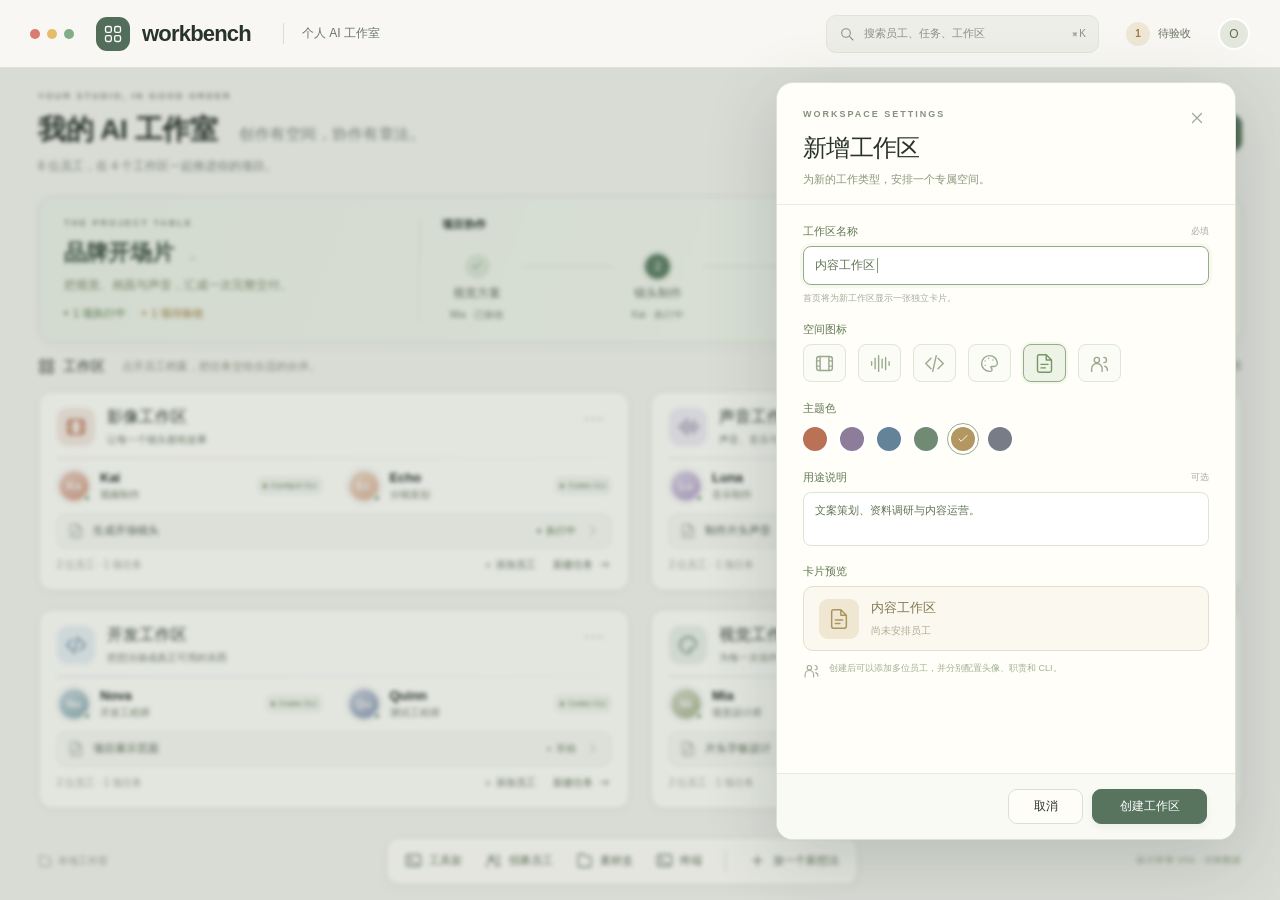
<file: docs/design/review-v04/workspace-add.html>
<!doctype html><html lang="zh-CN"><head><meta charset="utf-8"><meta name="viewport" content="width=device-width,initial-scale=1"><title>工作室设计评审 · workspace-add</title><style>
*{box-sizing:border-box}html,body{margin:0;width:100%;height:100%;overflow:hidden}body{font-family:-apple-system,BlinkMacSystemFont,"PingFang SC",sans-serif;color:#29332D;background:#F4F3EE;font-size:13px;-webkit-font-smoothing:antialiased}button{font:inherit;color:inherit;cursor:default}svg{vertical-align:middle;flex-shrink:0}button{border:0;background:none}p,h1,h2,h3{margin:0}small{display:block;color:#879087;font-size:11px} .app{height:100%;position:relative;display:flex;flex-direction:column}.topbar{height:68px;flex-shrink:0;padding:0 30px;display:flex;align-items:center;border-bottom:1px solid #E0E3DA;background:#F8F7F3;gap:12px}.traffic{display:flex;gap:7px;margin-right:10px}.traffic i{width:10px;height:10px;border-radius:50%;background:#DB7C73}.traffic i:nth-child(2){background:#E5BD6A}.traffic i:nth-child(3){background:#82AE87}.logo{width:34px;height:34px;display:grid;place-items:center;border-radius:11px;background:#536D5B;color:white}.brand{font-size:22px;letter-spacing:-.8px}.divider{height:21px;width:1px;background:#D9DDD4;margin:0 6px 0 20px}.personal{font-size:12px;color:#69766B}.top-spacer{flex:1}.search{display:flex;align-items:center;gap:9px;background:#EEEEE8;border:1px solid #E1E4DA;padding:10px 12px;border-radius:10px;font-size:11px;color:#899185;width:273px}.search kbd{margin-left:auto;font-family:inherit; font-size:10px}.review-top{display:flex;align-items:center;gap:8px;margin:0 15px;color:#66735F;font-size:11px}.review-top b{display:grid;place-items:center;background:#EFE7D6;color:#9F7C42;width:24px;height:24px;border-radius:50%;font-size:10px}.owner{display:grid;place-items:center;background:#E3E7DC;border:2px solid #FFF;width:32px;height:32px;border-radius:50%;font-size:12px;color:#627056}main{padding:27px 38px 0;flex:1;min-height:0}.intro{display:flex;align-items:center;justify-content:space-between;margin-bottom:25px}.eyebrow{letter-spacing:2px;font-size:9px;line-height:1.2;color:#85917E;font-weight:600}.intro h1{font-size:28px;font-weight:650;letter-spacing:-.5px;margin-top:9px;display:flex;align-items:baseline;gap:22px}.intro h1 span{font-size:15px;font-weight:400;color:#7A8975;letter-spacing:.5px}.intro-desc{margin-top:9px;color:#8A9185;font-size:12px}.intro-actions{display:flex;gap:9px;align-self:center}.btn{display:inline-flex;align-items:center;justify-content:center;gap:8px;height:36px;padding:0 14px;background:#FFFDF7;border:1px solid #DBE0D4;border-radius:9px;font-size:12px;font-weight:500;white-space:nowrap}.btn.primary{color:#FFF;background:#58735E;border-color:#58735E;box-shadow:0 3px 7px #44644812}.btn.selected{background:#EDF3EB;color:#57735B;border-color:#A9BAA3}.btn.full{width:100%}.project-strip{display:flex;gap:35px;align-items:center;border:1px solid #D7DFD1;background:linear-gradient(110deg,#EDF2E7,#F8F9F2);border-radius:15px;padding:23px 25px;height:166px;box-shadow:0 4px 14px #54604506}.project-info{width:320px;flex-shrink:0}.project-info h2{font-size:22px;margin:9px 0;color:#3E5142;font-weight:600}.project-selector{font-weight:400;color:#9EAA95;margin-left:8px;font-size:17px}.project-info p:not(.eyebrow){color:#899080;font-size:11px}.project-labels{display:flex;gap:16px;margin-top:12px}.workflow{flex:1;align-self:center;min-width:380px; padding-left:22px;border-left:1px solid #DDE4D6}.workflow-head{display:flex;align-items:center;justify-content:space-between;margin-bottom:22px;font-size:11px}.workflow-head strong{font-weight:600}.workflow-head>span{color:#8E9789;font-size:10px}.steps{display:flex;align-items:center;gap:10px}.step{min-width:70px;position:relative;display:flex;flex-direction:column;align-items:center;gap:6px}.step>span{width:25px;height:25px;display:grid;place-items:center;border:1px solid #D3DCCE;border-radius:50%;font-size:10px;color:#A5AC9C;background:#FAFCF5}.step.done>span{background:#DBE6D6;color:#587257;border-color:#DBE6D6}.step.active>span{color:white;background:#63826A;border-color:#63826A;box-shadow:0 0 0 4px #E0E9DB}.step strong{font-weight:500;font-size:11px;color:#66715E}.step small{font-size:9px;color:#929B8B}.step-line{height:1px;background:#D3DDCC;flex:1;align-self:flex-start;margin-top:12px;min-width:10px}.project-actions{display:flex;flex-direction:column;gap:10px;flex-shrink:0}.project-actions .btn{background:#FAFCF6;min-width:126px}.section-heading{height:54px;display:flex;align-items:center;gap:17px}.section-heading strong{font-size:14px;font-weight:550;display:flex;gap:8px;align-items:center}.section-heading>span{font-size:11px;color:#92998D}.view-mode{margin-left:auto;font-size:10px;display:flex;gap:6px;color:#8B9488}.area-grid{display:grid;grid-template-columns:repeat(2,minmax(0,1fr));gap:18px 20px}.area-card{height:226px;background:#FFFEFA;border:1px solid #DEE3D8;border-radius:14px;padding:18px 20px 0;box-shadow:0 4px 12px #3B4D3704;position:relative}.area-heading{display:flex;align-items:center;gap:12px;position:relative}.area-icon{width:42px;height:42px;display:grid;place-items:center;background:var(--tint);border-radius:11px;color:var(--tone)}.area-heading h3{font-size:16px;font-weight:550;margin-bottom:5px;color:#374333}.area-heading small{font-size:10px;color:#949B8E}.more{margin-left:auto;align-self:flex-start;font-size:18px;color:#9AAB93;letter-spacing:2px}.area-rule{height:1px;background:linear-gradient(90deg,var(--tone),var(--tint));opacity:.25;margin:14px 0 13px}.members{display:grid;grid-template-columns:1fr 1fr;gap:25px}.person{display:flex;align-items:center;gap:9px;min-width:0}.avatar{width:34px;height:34px;position:relative;display:inline-flex;align-items:center;justify-content:center;border-radius:50%;background:linear-gradient(145deg,color-mix(in srgb,var(--av) 50%,#FFF),var(--av));color:#FFF;border:2px solid #FFF;box-shadow:0 0 0 1px #DDE3D5;flex-shrink:0}.avatar>span{font-size:11px;font-weight:600;text-shadow:0 1px 2px #0002}.avatar i{position:absolute;width:8px;height:8px;border-radius:50%;background:#668B65;bottom:-1px;right:-2px;border:2px solid white}.person strong{font-size:12px;font-weight:550}.person small{font-size:9px;margin-top:3px}.tool-badge{display:flex;align-items:center;gap:4px;margin-left:auto;white-space:nowrap;font-size:8px;color:#859179;background:#F0F3EB;border-radius:5px;padding:4px 5px}.tool-badge i,.status i,.console-meta>i{width:4px;height:4px;background:#718B61;border-radius:50%;flex-shrink:0}.tool-badge.unknown{color:#999687;background:#F3F2EC}.tool-badge.unknown i{background:#B6B3A0}.tool-badge.offline{color:#B08C67;background:#F8F0E5}.tool-badge.offline i{background:#C4A66A}.task-row{display:flex;align-items:center;gap:9px;margin-top:14px;padding:11px 10px;background:#F8F8F3;border:1px solid #EDF0E7;border-radius:8px;font-size:10px;color:#626D5B}.task-icon{color:#9FA995}.task-row>.status{margin-left:auto}.task-row>svg{color:#A4AD9B}.status{font-size:10px;display:inline-flex;align-items:center;gap:5px;white-space:nowrap}.status.running{color:#728E6B}.status.running i{background:#809A72}.status.review{color:#B09157}.status.review i{background:#BCA16A}.status.waiting{color:#9CA293}.status.waiting i{background:#B2B7AA}.status.logged{color:#718D64}.area-footer{display:flex;justify-content:space-between;align-items:center;margin-top:12px;font-size:9px;color:#A0A798}.area-footer>div{display:flex;gap:17px;color:#8A9980}.area-footer>div>span{display:flex;gap:5px;align-items:center}.footer{height:79px;flex-shrink:0;display:flex;align-items:center;justify-content:space-between;padding:0 38px}.footer-location{color:#9BA294;font-size:10px;display:flex;gap:6px;align-items:center}.dock{display:flex;align-items:center;gap:23px;border:1px solid #DEE3D7;background:#FFFEF9;border-radius:13px;height:48px;padding:0 18px;box-shadow:0 5px 14px #45564007}.dock>span{display:flex;gap:7px;align-items:center;font-size:11px;color:#647159}.dock b{height:20px;width:1px;background:#DFE4D7}.dock-new{font-weight:500}.design-note{font-size:9px;color:#ADB3A6;letter-spacing:.5px}.edit-menu{position:absolute;right:0;top:30px;background:white;box-shadow:0 3px 12px #0001;display:flex;align-items:center;padding:12px;gap:8px;border:1px solid #DFE5D8;border-radius:8px;z-index:5}.terminal-main{display:flex;gap:24px;padding:25px 34px 0;min-height:0;flex:1}.workspace-under{flex:1;min-width:0}.terminal-title h1{font-size:27px;margin-top:9px;letter-spacing:-.6px}.terminal-title>p:last-child{margin-top:9px;font-size:12px;color:#8B9683}.terminal-title>p:last-child span{padding:0 7px}.terminal-grid{display:grid;grid-template-columns:1fr 1fr;gap:18px;margin-top:25px}.area-card.compact{height:258px;padding:19px 16px 0}.compact .members{display:flex;flex-direction:column;gap:16px}.compact .area-heading h3{font-size:15px}.compact .area-heading small{font-size:9px}.compact .area-heading{gap:10px}.compact .area-icon{width:36px;height:36px}.compact .task-row{margin-top:19px}.compact .area-footer{font-size:8px;margin-top:13px}.compact .area-footer>div{gap:10px}.profile{width:355px;flex-shrink:0;background:#FFFEFA;border:1px solid #DCE3D7;border-radius:14px;padding:18px 22px;overflow:hidden;margin-bottom:20px;box-shadow:0 5px 16px #51624606}.panel-eyebrow{display:flex;align-items:center;justify-content:space-between;font-size:11px;font-weight:500;color:#8F9A84}.panel-eyebrow button{padding:0;color:#9AA391}.profile-person{position:relative;padding:18px 0 19px 68px;min-height:95px}.avatar.large{width:52px;height:52px;position:absolute;left:0;top:18px}.avatar.large>span{font-size:18px}.avatar.large i{width:10px;height:10px}.profile-person h2{font-size:22px;letter-spacing:-.3px;font-weight:550;margin:4px 0 6px}.profile-person p{color:#909A85;font-size:10px}.tool-detail{background:#F1F5EC;border:1px solid #E4EBDA;border-radius:10px;padding:12px}.tool-detail>div{display:flex;align-items:center;gap:7px}.tool-detail .status{margin-left:auto;font-size:9px}.tool-detail strong{font-size:12px}.mini-icon{color:#7D9571}.tool-detail small{font-size:9px;margin:8px 0 6px}.tool-detail p{font-size:9px;color:#99A38D}.profile-actions{display:flex;gap:8px;margin:13px 0 19px}.profile-actions .btn{flex:1;height:32px;font-size:10px;padding:0 10px}.profile-section{border-top:1px solid #E3E8DA;padding-top:15px}.profile-section h3{font-size:13px;font-weight:550;margin:10px 0 6px}.profile-section>p:not(.eyebrow){font-size:10px;color:#909A85;line-height:1.7}.mini-meta{display:flex;align-items:center;justify-content:space-between;margin-top:10px;font-size:9px;color:#9AA38D}.mini-meta strong{font-size:9px;color:#87987E;font-weight:400}.profile-section .btn{margin-top:14px;font-size:11px;height:33px}.profile-bottom{border-top:1px solid #E4E8DA;padding-top:15px;margin-top:16px;display:flex;gap:8px;align-items:center;font-size:10px;color:#96A08D}.console{height:287px;flex-shrink:0;border:1px solid #D8E0D2;border-radius:13px;margin:0 34px;background:#25372E;color:#D1DECD;box-shadow:0 3px 15px #2030200A;overflow:hidden}.console-bar{display:flex;align-items:center;justify-content:space-between;height:45px;padding:0 19px;background:#F4F7EE;color:#8A9A7E;border-bottom:1px solid #DAE3D1}.console-tabs{display:flex;gap:23px;height:100%;align-items:center}.console-tabs>span{display:flex;gap:7px;align-items:center;font-size:11px;height:100%;position:relative}.console-tabs .active{color:#4F6B50;font-weight:500}.console-tabs .active:after{content:'';position:absolute;bottom:0;left:0;right:0;height:2px;background:#6A8864}.console-meta{display:flex;align-items:center;gap:9px;font-size:9px}.console-meta>span{margin-left:17px;margin-right:15px}.console-meta>b{font-size:20px;font-weight:300}.console-context{display:flex;align-items:center;gap:24px;padding:0 20px;height:35px;color:#7F9986;background:#2A3D33;font-size:9px}.console-context>span{display:flex;align-items:center;gap:7px}.console-context strong{font-weight:400;color:#B0C5B2;font-size:9px}.console-context>div{flex:1}.terminal-output{padding:21px 23px;font-family:Menlo,"SFMono-Regular",monospace;font-size:12px;line-height:1.8}.terminal-output p{margin-bottom:6px}.prompt{color:#A6C391}.cwd{color:#94B8BC;padding:0 8px}.dim{color:#7D9381}.success-line{color:#CEE0C4}.terminal-help{color:#7F9B84;font-family:-apple-system,"PingFang SC",sans-serif;font-size:11px;margin:14px 0 13px!important}.cursor{display:inline-block;width:7px;height:15px;background:#B3C4A0;vertical-align:middle;margin-left:5px}.console-footer{display:flex;justify-content:space-between;padding:0 21px;color:#718C78;font-size:9px}.terminal-footer{padding:17px 35px;height:49px;display:flex;justify-content:space-between;flex-shrink:0;font-size:9px;color:#A1AD98}.modal-shade{position:absolute;inset:68px 0 0;background:#33473522;backdrop-filter:blur(2px);z-index:10}.workspace-dialog{position:absolute;right:44px;top:100px;bottom:100px;width:460px;background:#FFFEF9;border-radius:17px;z-index:11;box-shadow:0 18px 70px #2D423530;border:1px solid #DBE2D4;display:flex;flex-direction:column;overflow:hidden}.dialog-title{padding:25px 28px 19px;border-bottom:1px solid #E9EDDF;position:relative}.dialog-title button{position:absolute;right:23px;top:25px;color:#9AAA92}.dialog-title h2{font-size:24px;font-weight:550;margin:13px 0 8px;letter-spacing:-.7px}.dialog-title p{font-size:11px;color:#93A187}.dialog-body{padding:22px 28px;flex:1;min-height:0;overflow:auto}.dialog-body label{font-size:11px;font-weight:500;display:flex;align-items:center;justify-content:space-between;margin-bottom:9px;color:#697F62}.dialog-body label>span{font-size:9px;font-weight:400;color:#A5AE9B}.field{border:1px solid #DDE5D5;background:#FFF;border-radius:8px;padding:11px 12px;font-size:12px;color:#586F50;display:flex;align-items:center;line-height:1.6}.active-field{border-color:#94AC86;box-shadow:0 0 0 3px #CBDCBE26}.field-cursor{height:15px;width:1px;background:#879F78;margin-left:2px}.field-hint{font-size:9px;margin:9px 0 22px;color:#A3AF99}.icon-choice{display:flex;gap:12px;margin-bottom:23px}.icon-choice>span{width:43px;height:41px;border:1px solid #DFE5D7;display:grid;place-items:center;border-radius:8px;color:#9BA98F;background:#FAFCF5}.icon-choice .chosen{background:#EDF3E7;border-color:#95AC84;color:#779664;box-shadow:0 0 0 2px #C6D9B530}.color-choice{display:flex;gap:13px;margin:13px 0 22px}.color-choice>span{height:24px;width:24px;border-radius:50%;display:grid;place-items:center;color:white;box-shadow:0 0 0 3px #FFF}.color-choice .chosen{outline:1px solid #9DAB8F;outline-offset:3px}.text-area{height:63px;align-items:flex-start;color:#90A083;font-size:11px}.preview-label{margin-top:23px}.workspace-preview{height:76px;display:flex;align-items:center;gap:12px;padding:15px;border-radius:10px;border:1px solid #E4DED0;background:#FBF8EF}.preview-icon{height:40px;width:40px;border-radius:9px;background:#EFE7D1;color:#AB955F;display:grid;place-items:center}.workspace-preview h3{font-size:13px;font-weight:500;color:#837950}.workspace-preview p{font-size:10px;color:#B1AB96;margin-top:7px}.workspace-preview.violet{background:#F5F2F8;border-color:#E3DCEB}.violet .preview-icon{background:#EAE3F1;color:#8D7D9A}.violet h3{color:#877594}.workspace-message{display:flex;gap:9px;margin-top:16px;color:#A2B095;align-items:flex-start;font-size:10px;line-height:1.65}.dialog-footer{height:74px;flex-shrink:0;border-top:1px solid #E6EBDA;display:flex;justify-content:flex-end;align-items:center;gap:9px;padding:0 28px;background:#F8FAF3}.dialog-footer .btn{height:35px;min-width:75px}.dialog-footer .primary{min-width:115px}
@media(max-width:1200px){main{padding:24px 25px 0}.topbar{padding:0 22px}.intro h1 span{display:none}.project-strip{gap:18px;padding:20px}.project-info{width:260px}.workflow{min-width:300px;padding-left:16px}.steps{gap:5px}.step{min-width:60px}.step strong{font-size:10px}.step small{font-size:8px}.project-actions .btn{min-width:110px;font-size:10px}.area-grid{gap:14px}.members{gap:13px}.tool-badge{font-size:7px}.search{width:235px}.footer{padding:0 25px}.dock{gap:18px}.footer-location{display:none}.terminal-main{padding-left:25px;padding-right:25px;gap:18px}.profile{width:320px}.terminal-grid{grid-template-columns:1fr}.terminal-grid .area-card:last-child{display:none}.console{margin:0 25px}.workspace-dialog{right:30px;width:430px;top:90px;bottom:70px}}
@media(max-height:800px){main{padding-top:20px}.intro{margin-bottom:18px}.intro h1{font-size:25px}.intro-desc{font-size:11px}.project-strip{height:140px}.section-heading{height:44px}.area-card{height:182px;padding:13px 16px 0}.area-heading h3{font-size:14px}.area-icon{height:34px;width:34px}.area-rule{margin:9px 0}.avatar{width:29px;height:29px}.person small{font-size:8px}.tool-badge{font-size:7px}.task-row{margin-top:10px;padding:8px 9px}.area-footer{margin-top:10px;font-size:8px}.area-grid{gap:13px}.footer{height:62px}.dock{height:44px}.console{height:256px}.console-footer{font-size:8px}.terminal-main{padding-top:20px}.terminal-title h1{font-size:24px}.terminal-grid{margin-top:20px}.compact{height:233px!important}.profile{padding:15px 18px}.profile-person{padding-top:12px;padding-bottom:12px;min-height:80px}.profile-person .avatar{top:12px}.profile-actions{margin-bottom:13px}.profile-section{padding-top:12px}.profile-section .mini-meta{margin-top:8px}.profile-bottom{display:none}.terminal-footer{height:39px;padding:12px 25px}.terminal-output{padding-top:17px;padding-bottom:16px;font-size:11px}.terminal-help{margin:11px 0!important}.workspace-dialog{top:80px;bottom:50px}.dialog-title{padding:20px 25px 15px}.dialog-title h2{font-size:22px}.dialog-body{padding:18px 25px}.dialog-footer{height:64px}.field-hint{margin-bottom:17px}.icon-choice{margin-bottom:18px}.color-choice{margin-bottom:18px}.preview-label{margin-top:18px}.workspace-preview{height:65px}.workspace-message{font-size:9px}}

main{padding-top:23px}.intro{margin-bottom:21px}.project-strip{height:147px}.section-heading{height:48px}.area-card{height:200px;padding:15px 18px 0}.area-icon{width:38px;height:38px}.area-rule{margin:11px 0 10px}.task-row{margin-top:11px;padding:8px 10px;font-size:11px;color:#56634E}.area-footer{margin-top:10px;font-size:10px}.area-footer>div{color:#64725B}.area-heading small{color:#77836E}.person strong{font-size:13px}.person small{font-size:10px;color:#74816A}.tool-badge{color:#64765C;font-size:8px}.tool-badge.unknown{color:#807C69}.status.running{color:#587B4F}.status.review{color:#9D7D3E}.status.waiting{color:#7B8870}.step strong{font-size:12px}.step small{font-size:10px;color:#7C8972}.project-info p:not(.eyebrow){font-size:12px;color:#7B896E}.project-labels .status{font-size:11px}.intro-desc{color:#7F8B75}.section-heading>span{color:#8A9580}.design-note{color:#909D82}.panel-actions{display:flex;align-items:center;gap:15px}.panel-actions>span{font-size:10px;color:#768C69}.profile{overflow:auto}.workspace-dialog{top:82px;bottom:60px}.dialog-title{padding:22px 26px 17px}.dialog-title h2{margin:12px 0 8px}.dialog-body{padding:19px 26px}.dialog-body label{margin-bottom:7px}.field{padding:9px 11px}.field-hint{margin:7px 0 17px}.icon-choice{margin-bottom:19px}.icon-choice>span{height:38px}.color-choice{margin:11px 0 19px}.text-area{height:54px}.preview-label{margin-top:18px}.workspace-preview{height:65px}.workspace-message{margin-top:11px;font-size:9px;line-height:1.5}.dialog-footer{height:66px}.field{color:#617453}.dialog-title p{color:#879879}.dialog-body label{color:#607953}
@media(max-height:800px){main{padding-top:19px}.intro{margin-bottom:16px}.project-strip{height:129px}.section-heading{height:40px}.area-card{height:165px;padding:11px 15px 0}.area-icon{width:31px;height:31px}.area-heading h3{font-size:14px}.area-heading small{font-size:9px}.area-rule{margin:8px 0}.avatar{width:27px;height:27px}.person strong{font-size:11px}.person small{font-size:8px}.task-row{margin-top:8px;padding:6px 8px;font-size:10px}.area-footer{margin-top:8px;font-size:8px}.area-grid{gap:12px}.footer{height:56px}.dock{height:41px}.footer .design-note{font-size:8px}.profile-person{min-height:64px;padding-top:8px;padding-bottom:8px}.profile-person h2{font-size:20px}.profile-person .avatar.large{width:44px;height:44px;top:8px}.tool-detail{padding:9px}.tool-detail p{display:none}.tool-detail small{margin-bottom:0;font-size:9px}.profile-actions{margin:10px 0}.profile-actions .btn{height:30px}.profile-section{padding-top:10px}.profile-section h3{margin:8px 0;font-size:12px}.profile-section>p:not(.eyebrow),.profile-section .mini-meta{display:none}.profile-section .btn{margin-top:7px;height:30px;font-size:10px}.workspace-dialog{top:80px;bottom:50px}.dialog-title{padding:20px 25px 15px}.dialog-title h2{font-size:22px}.dialog-body{padding:16px 25px}.dialog-body .preview-label,.workspace-preview,.workspace-message{display:none}.dialog-footer{height:64px}}
@media(max-height:800px){main{padding-top:16px}.intro{margin-bottom:12px}.project-strip{height:104px;padding:12px 16px}.project-info h2{font-size:20px;margin:6px 0}.project-info p:not(.eyebrow){font-size:10px}.project-labels{margin-top:8px}.project-labels .status{font-size:9px}.workflow-head{margin-bottom:12px}.project-actions .btn{height:30px}.project-actions{gap:8px}.section-heading{height:34px}}</style></head><body><div class="app"><header class="topbar"><div class="traffic"><i></i><i></i><i></i></div><div class="logo"><svg width="20" height="20" viewBox="0 0 24 24" fill="none" stroke="currentColor" stroke-width="1.6" stroke-linecap="round" stroke-linejoin="round"><rect x="3" y="3" width="7" height="7" rx="2"/><rect x="14" y="3" width="7" height="7" rx="2"/><rect x="3" y="14" width="7" height="7" rx="2"/><rect x="14" y="14" width="7" height="7" rx="2"/></svg></div><strong class="brand">workbench</strong><span class="divider"></span><span class="personal">个人 AI 工作室</span><span class="top-spacer"></span><div class="search"><svg width="16" height="16" viewBox="0 0 24 24" fill="none" stroke="currentColor" stroke-width="1.6" stroke-linecap="round" stroke-linejoin="round"><circle cx="10.5" cy="10.5" r="6.5"/><path d="m16 16 5 5"/></svg> 搜索员工、任务、工作区 <kbd>⌘ K</kbd></div><span class="review-top"><b>1</b>待验收</span><span class="owner">O</span></header><main><div class="intro"><div><p class="eyebrow">YOUR STUDIO, IN GOOD ORDER</p><h1>我的 AI 工作室<span>创作有空间，协作有章法。</span></h1><p class="intro-desc">8 位员工，在 4 个工作区一起推进你的项目。</p></div><div class="intro-actions"><button type="button" class="btn "><svg width="16" height="16" viewBox="0 0 24 24" fill="none" stroke="currentColor" stroke-width="1.6" stroke-linecap="round" stroke-linejoin="round"><path d="M4 7h16M4 17h16"/><circle cx="9" cy="7" r="3"/><circle cx="15" cy="17" r="3"/></svg>管理工作区</button><button type="button" class="btn primary"><svg width="16" height="16" viewBox="0 0 24 24" fill="none" stroke="currentColor" stroke-width="1.6" stroke-linecap="round" stroke-linejoin="round"><path d="M12 5v14M5 12h14"/></svg>新增工作区</button></div></div><section class="project-strip"><div class="project-info"><p class="eyebrow">THE PROJECT TABLE</p><h2>品牌开场片 <span class="project-selector">⌄</span></h2><p>把视觉、画面与声音，汇成一次完整交付。</p><div class="project-labels"><span class="status running"><i></i>1 项执行中</span><span class="status review"><i></i>1 项待验收</span></div></div><div class="workflow"><div class="workflow-head"><strong>项目协作</strong><span>已完成 1 / 4 个步骤</span></div><div class="steps"><div class="step done"><span><svg width="14" height="14" viewBox="0 0 24 24" fill="none" stroke="currentColor" stroke-width="1.6" stroke-linecap="round" stroke-linejoin="round"><path d="m5 12 4 4L19 6"/></svg></span><strong>视觉方案</strong><small>Mia · 已验收</small></div><b class="step-line"></b><div class="step active"><span>2</span><strong>镜头制作</strong><small>Kai · 执行中</small></div><b class="step-line"></b><div class="step"><span>3</span><strong>声音设计</strong><small>Luna · 等待交接</small></div><b class="step-line"></b><div class="step"><span>4</span><strong>合成交付</strong><small>Echo · 未开始</small></div></div></div><div class="project-actions"><button type="button" class="btn "><svg width="16" height="16" viewBox="0 0 24 24" fill="none" stroke="currentColor" stroke-width="1.6" stroke-linecap="round" stroke-linejoin="round"><path d="M3 7V5a2 2 0 0 1 2-2h5l3 3h6a2 2 0 0 1 2 2v11a2 2 0 0 1-2 2H5a2 2 0 0 1-2-2Z"/></svg>摊开项目</button><button type="button" class="btn "><svg width="16" height="16" viewBox="0 0 24 24" fill="none" stroke="currentColor" stroke-width="1.6" stroke-linecap="round" stroke-linejoin="round"><circle cx="9" cy="8" r="3"/><path d="M3 21v-3a6 6 0 0 1 12 0v3M17 5a3 3 0 0 1 0 6M18 15a5 5 0 0 1 3 5"/></svg>让 AI 安排</button></div></section><div class="section-heading"><strong><svg width="17" height="17" viewBox="0 0 24 24" fill="none" stroke="currentColor" stroke-width="1.6" stroke-linecap="round" stroke-linejoin="round"><rect x="3" y="3" width="7" height="7" rx="2"/><rect x="14" y="3" width="7" height="7" rx="2"/><rect x="3" y="14" width="7" height="7" rx="2"/><rect x="14" y="14" width="7" height="7" rx="2"/></svg> 工作区</strong><span>点开员工档案，把任务交给合适的伙伴。</span><div class="view-mode"><svg width="15" height="15" viewBox="0 0 24 24" fill="none" stroke="currentColor" stroke-width="1.6" stroke-linecap="round" stroke-linejoin="round"><rect x="3" y="3" width="7" height="7" rx="2"/><rect x="14" y="3" width="7" height="7" rx="2"/><rect x="3" y="14" width="7" height="7" rx="2"/><rect x="14" y="14" width="7" height="7" rx="2"/></svg> 卡片视图</div></div><div class="area-grid"><article class="area-card " style="--tone:#B97255;--tint:#F4E8E0">
      <div class="area-heading"><span class="area-icon"><svg width="22" height="22" viewBox="0 0 24 24" fill="none" stroke="currentColor" stroke-width="1.6" stroke-linecap="round" stroke-linejoin="round"><rect x="3" y="4" width="18" height="16" rx="3"/><path d="M7 4v16M17 4v16M3 9h4M3 15h4M17 9h4M17 15h4"/></svg></span><div><h3>影像工作区</h3><small>让每一个镜头都有故事</small></div><button class="more">···</button></div>
      <div class="area-rule"></div><div class="members"><div class="person"><span class="avatar " style="--av:#D6A089"><span>Ka</span><i></i></span><div><strong>Kai</strong><small>视频制作</small></div><span class="tool-badge "><i></i>ComfyUI CLI</span></div><div class="person"><span class="avatar " style="--av:#DDB69A"><span>Ec</span><i></i></span><div><strong>Echo</strong><small>分镜策划</small></div><span class="tool-badge "><i></i>Codex CLI</span></div></div>
      <div class="task-row"><span class="task-icon"><svg width="16" height="16" viewBox="0 0 24 24" fill="none" stroke="currentColor" stroke-width="1.6" stroke-linecap="round" stroke-linejoin="round"><path d="M14 2H6a2 2 0 0 0-2 2v16a2 2 0 0 0 2 2h12a2 2 0 0 0 2-2V8ZM14 2v6h6M8 13h8M8 17h5"/></svg></span><span>生成开场镜头</span><span class="status running"><i></i>执行中</span><svg width="15" height="15" viewBox="0 0 24 24" fill="none" stroke="currentColor" stroke-width="1.6" stroke-linecap="round" stroke-linejoin="round"><path d="m9 5 7 7-7 7"/></svg></div>
      <div class="area-footer"><span>2 位员工 · 1 项任务</span><div><span>＋ 添加员工</span><span>新建任务 <svg width="13" height="13" viewBox="0 0 24 24" fill="none" stroke="currentColor" stroke-width="1.6" stroke-linecap="round" stroke-linejoin="round"><path d="M5 12h14m-5-5 5 5-5 5"/></svg></span></div></div>
    </article><article class="area-card " style="--tone:#8D7D9A;--tint:#EEEBF3">
      <div class="area-heading"><span class="area-icon"><svg width="22" height="22" viewBox="0 0 24 24" fill="none" stroke="currentColor" stroke-width="1.6" stroke-linecap="round" stroke-linejoin="round"><path d="M3 10v4M7 6v12M11 3v18M15 7v10M19 5v14M23 10v4"/></svg></span><div><h3>声音工作区</h3><small>声音、音乐与恰到好处的节奏</small></div><button class="more">···</button></div>
      <div class="area-rule"></div><div class="members"><div class="person"><span class="avatar " style="--av:#B8A6CB"><span>Lu</span><i></i></span><div><strong>Luna</strong><small>音乐制作</small></div><span class="tool-badge unknown"><i></i>音乐 CLI</span></div><div class="person"><span class="avatar " style="--av:#ABA8C6"><span>Re</span><i></i></span><div><strong>Reed</strong><small>声音编辑</small></div><span class="tool-badge "><i></i>FFmpeg</span></div></div>
      <div class="task-row"><span class="task-icon"><svg width="16" height="16" viewBox="0 0 24 24" fill="none" stroke="currentColor" stroke-width="1.6" stroke-linecap="round" stroke-linejoin="round"><path d="M14 2H6a2 2 0 0 0-2 2v16a2 2 0 0 0 2 2h12a2 2 0 0 0 2-2V8ZM14 2v6h6M8 13h8M8 17h5"/></svg></span><span>制作片头声音</span><span class="status waiting"><i></i>等待交接</span><svg width="15" height="15" viewBox="0 0 24 24" fill="none" stroke="currentColor" stroke-width="1.6" stroke-linecap="round" stroke-linejoin="round"><path d="m9 5 7 7-7 7"/></svg></div>
      <div class="area-footer"><span>2 位员工 · 1 项任务</span><div><span>＋ 添加员工</span><span>新建任务 <svg width="13" height="13" viewBox="0 0 24 24" fill="none" stroke="currentColor" stroke-width="1.6" stroke-linecap="round" stroke-linejoin="round"><path d="M5 12h14m-5-5 5 5-5 5"/></svg></span></div></div>
    </article><article class="area-card " style="--tone:#658398;--tint:#E8EFF3">
      <div class="area-heading"><span class="area-icon"><svg width="22" height="22" viewBox="0 0 24 24" fill="none" stroke="currentColor" stroke-width="1.6" stroke-linecap="round" stroke-linejoin="round"><path d="m8 6-6 6 6 6M16 6l6 6-6 6M14 3l-4 18"/></svg></span><div><h3>开发工作区</h3><small>把想法做成真正可用的东西</small></div><button class="more">···</button></div>
      <div class="area-rule"></div><div class="members"><div class="person"><span class="avatar " style="--av:#94B1B8"><span>No</span><i></i></span><div><strong>Nova</strong><small>开发工程师</small></div><span class="tool-badge "><i></i>Codex CLI</span></div><div class="person"><span class="avatar " style="--av:#95A1BA"><span>Qu</span><i></i></span><div><strong>Quinn</strong><small>测试工程师</small></div><span class="tool-badge "><i></i>Codex CLI</span></div></div>
      <div class="task-row"><span class="task-icon"><svg width="16" height="16" viewBox="0 0 24 24" fill="none" stroke="currentColor" stroke-width="1.6" stroke-linecap="round" stroke-linejoin="round"><path d="M14 2H6a2 2 0 0 0-2 2v16a2 2 0 0 0 2 2h12a2 2 0 0 0 2-2V8ZM14 2v6h6M8 13h8M8 17h5"/></svg></span><span>项目展示页面</span><span class="status waiting"><i></i>草稿</span><svg width="15" height="15" viewBox="0 0 24 24" fill="none" stroke="currentColor" stroke-width="1.6" stroke-linecap="round" stroke-linejoin="round"><path d="m9 5 7 7-7 7"/></svg></div>
      <div class="area-footer"><span>2 位员工 · 1 项任务</span><div><span>＋ 添加员工</span><span>新建任务 <svg width="13" height="13" viewBox="0 0 24 24" fill="none" stroke="currentColor" stroke-width="1.6" stroke-linecap="round" stroke-linejoin="round"><path d="M5 12h14m-5-5 5 5-5 5"/></svg></span></div></div>
    </article><article class="area-card " style="--tone:#708A73;--tint:#EAF0E7">
      <div class="area-heading"><span class="area-icon"><svg width="22" height="22" viewBox="0 0 24 24" fill="none" stroke="currentColor" stroke-width="1.6" stroke-linecap="round" stroke-linejoin="round"><path d="M12 3a9 9 0 1 0 0 18h1a2 2 0 0 0 1-3.7c-.8-.5-.5-1.8.5-1.8h2A4.5 4.5 0 0 0 21 11a9 9 0 0 0-9-8Z"/><path d="M7 9h.01M11 6h.01M16 8h.01M7 14h.01"/></svg></span><div><h3>视觉工作区</h3><small>为每一次创作建立视觉语言</small></div><button class="more">···</button></div>
      <div class="area-rule"></div><div class="members"><div class="person"><span class="avatar " style="--av:#AFB894"><span>Mi</span><i></i></span><div><strong>Mia</strong><small>视觉设计师</small></div><span class="tool-badge "><i></i>Codex CLI</span></div><div class="person"><span class="avatar " style="--av:#A9BCB0"><span>As</span><i></i></span><div><strong>Ash</strong><small>版式设计</small></div><span class="tool-badge unknown"><i></i>设计 CLI</span></div></div>
      <div class="task-row"><span class="task-icon"><svg width="16" height="16" viewBox="0 0 24 24" fill="none" stroke="currentColor" stroke-width="1.6" stroke-linecap="round" stroke-linejoin="round"><path d="M14 2H6a2 2 0 0 0-2 2v16a2 2 0 0 0 2 2h12a2 2 0 0 0 2-2V8ZM14 2v6h6M8 13h8M8 17h5"/></svg></span><span>片头字板设计</span><span class="status review"><i></i>待验收</span><svg width="15" height="15" viewBox="0 0 24 24" fill="none" stroke="currentColor" stroke-width="1.6" stroke-linecap="round" stroke-linejoin="round"><path d="m9 5 7 7-7 7"/></svg></div>
      <div class="area-footer"><span>2 位员工 · 1 项任务</span><div><span>＋ 添加员工</span><span>新建任务 <svg width="13" height="13" viewBox="0 0 24 24" fill="none" stroke="currentColor" stroke-width="1.6" stroke-linecap="round" stroke-linejoin="round"><path d="M5 12h14m-5-5 5 5-5 5"/></svg></span></div></div>
    </article></div></main><footer class="footer"><span class="footer-location"><svg width="14" height="14" viewBox="0 0 24 24" fill="none" stroke="currentColor" stroke-width="1.6" stroke-linecap="round" stroke-linejoin="round"><path d="M3 7V5a2 2 0 0 1 2-2h5l3 3h6a2 2 0 0 1 2 2v11a2 2 0 0 1-2 2H5a2 2 0 0 1-2-2Z"/></svg> 本地工作室</span><div class="dock"><span><svg width="17" height="17" viewBox="0 0 24 24" fill="none" stroke="currentColor" stroke-width="1.6" stroke-linecap="round" stroke-linejoin="round"><rect x="2" y="4" width="20" height="16" rx="3"/><path d="m6 8 4 4-4 4M13 16h5"/></svg>工具架</span><span><svg width="17" height="17" viewBox="0 0 24 24" fill="none" stroke="currentColor" stroke-width="1.6" stroke-linecap="round" stroke-linejoin="round"><circle cx="9" cy="8" r="3"/><path d="M3 21v-3a6 6 0 0 1 12 0v3M17 5a3 3 0 0 1 0 6M18 15a5 5 0 0 1 3 5"/></svg>招募员工</span><span><svg width="17" height="17" viewBox="0 0 24 24" fill="none" stroke="currentColor" stroke-width="1.6" stroke-linecap="round" stroke-linejoin="round"><path d="M3 7V5a2 2 0 0 1 2-2h5l3 3h6a2 2 0 0 1 2 2v11a2 2 0 0 1-2 2H5a2 2 0 0 1-2-2Z"/></svg>素材盒</span><span><svg width="17" height="17" viewBox="0 0 24 24" fill="none" stroke="currentColor" stroke-width="1.6" stroke-linecap="round" stroke-linejoin="round"><rect x="2" y="4" width="20" height="16" rx="3"/><path d="m6 8 4 4-4 4M13 16h5"/></svg>终端</span><b></b><span class="dock-new"><svg width="17" height="17" viewBox="0 0 24 24" fill="none" stroke="currentColor" stroke-width="1.6" stroke-linecap="round" stroke-linejoin="round"><path d="M12 5v14M5 12h14"/></svg>放一个新想法</span></div><span class="design-note">设计评审 V04 · 示例数据</span></footer><div class="modal-shade"></div><section class="workspace-dialog"><div class="dialog-title"><span class="eyebrow">WORKSPACE SETTINGS</span><button><svg width="18" height="18" viewBox="0 0 24 24" fill="none" stroke="currentColor" stroke-width="1.6" stroke-linecap="round" stroke-linejoin="round"><path d="m6 6 12 12M18 6 6 18"/></svg></button><h2>新增工作区</h2><p>为新的工作类型，安排一个专属空间。</p></div><div class="dialog-body"><label>工作区名称 <span>必填</span></label><div class="field active-field">内容工作区<span class="field-cursor"></span></div><div class="field-hint">首页将为新工作区显示一张独立卡片。</div><label>空间图标</label><div class="icon-choice"><span class=""><svg width="21" height="21" viewBox="0 0 24 24" fill="none" stroke="currentColor" stroke-width="1.6" stroke-linecap="round" stroke-linejoin="round"><rect x="3" y="4" width="18" height="16" rx="3"/><path d="M7 4v16M17 4v16M3 9h4M3 15h4M17 9h4M17 15h4"/></svg></span><span class=""><svg width="21" height="21" viewBox="0 0 24 24" fill="none" stroke="currentColor" stroke-width="1.6" stroke-linecap="round" stroke-linejoin="round"><path d="M3 10v4M7 6v12M11 3v18M15 7v10M19 5v14M23 10v4"/></svg></span><span class=""><svg width="21" height="21" viewBox="0 0 24 24" fill="none" stroke="currentColor" stroke-width="1.6" stroke-linecap="round" stroke-linejoin="round"><path d="m8 6-6 6 6 6M16 6l6 6-6 6M14 3l-4 18"/></svg></span><span class=""><svg width="21" height="21" viewBox="0 0 24 24" fill="none" stroke="currentColor" stroke-width="1.6" stroke-linecap="round" stroke-linejoin="round"><path d="M12 3a9 9 0 1 0 0 18h1a2 2 0 0 0 1-3.7c-.8-.5-.5-1.8.5-1.8h2A4.5 4.5 0 0 0 21 11a9 9 0 0 0-9-8Z"/><path d="M7 9h.01M11 6h.01M16 8h.01M7 14h.01"/></svg></span><span class="chosen"><svg width="21" height="21" viewBox="0 0 24 24" fill="none" stroke="currentColor" stroke-width="1.6" stroke-linecap="round" stroke-linejoin="round"><path d="M14 2H6a2 2 0 0 0-2 2v16a2 2 0 0 0 2 2h12a2 2 0 0 0 2-2V8ZM14 2v6h6M8 13h8M8 17h5"/></svg></span><span class=""><svg width="21" height="21" viewBox="0 0 24 24" fill="none" stroke="currentColor" stroke-width="1.6" stroke-linecap="round" stroke-linejoin="round"><circle cx="9" cy="8" r="3"/><path d="M3 21v-3a6 6 0 0 1 12 0v3M17 5a3 3 0 0 1 0 6M18 15a5 5 0 0 1 3 5"/></svg></span></div><label>主题色</label><div class="color-choice"><span style="background:#B97255" class=""></span><span style="background:#8D7D9A" class=""></span><span style="background:#658398" class=""></span><span style="background:#708A73" class=""></span><span style="background:#B39761" class="chosen"><svg width="14" height="14" viewBox="0 0 24 24" fill="none" stroke="currentColor" stroke-width="1.6" stroke-linecap="round" stroke-linejoin="round"><path d="m5 12 4 4L19 6"/></svg></span><span style="background:#777C86" class=""></span></div><label>用途说明 <span>可选</span></label><div class="field text-area">文案策划、资料调研与内容运营。</div><label class="preview-label">卡片预览</label><div class="workspace-preview "><span class="preview-icon"><svg width="22" height="22" viewBox="0 0 24 24" fill="none" stroke="currentColor" stroke-width="1.6" stroke-linecap="round" stroke-linejoin="round"><path d="M14 2H6a2 2 0 0 0-2 2v16a2 2 0 0 0 2 2h12a2 2 0 0 0 2-2V8ZM14 2v6h6M8 13h8M8 17h5"/></svg></span><div><h3>内容工作区</h3><p>尚未安排员工</p></div></div><div class="workspace-message"><svg width="17" height="17" viewBox="0 0 24 24" fill="none" stroke="currentColor" stroke-width="1.6" stroke-linecap="round" stroke-linejoin="round"><circle cx="9" cy="8" r="3"/><path d="M3 21v-3a6 6 0 0 1 12 0v3M17 5a3 3 0 0 1 0 6M18 15a5 5 0 0 1 3 5"/></svg><p>创建后可以添加多位员工，并分别配置头像、职责和 CLI。</p></div></div><div class="dialog-footer"><button type="button" class="btn ">取消</button><button type="button" class="btn primary">创建工作区</button></div></section></div></body></html>
</file>
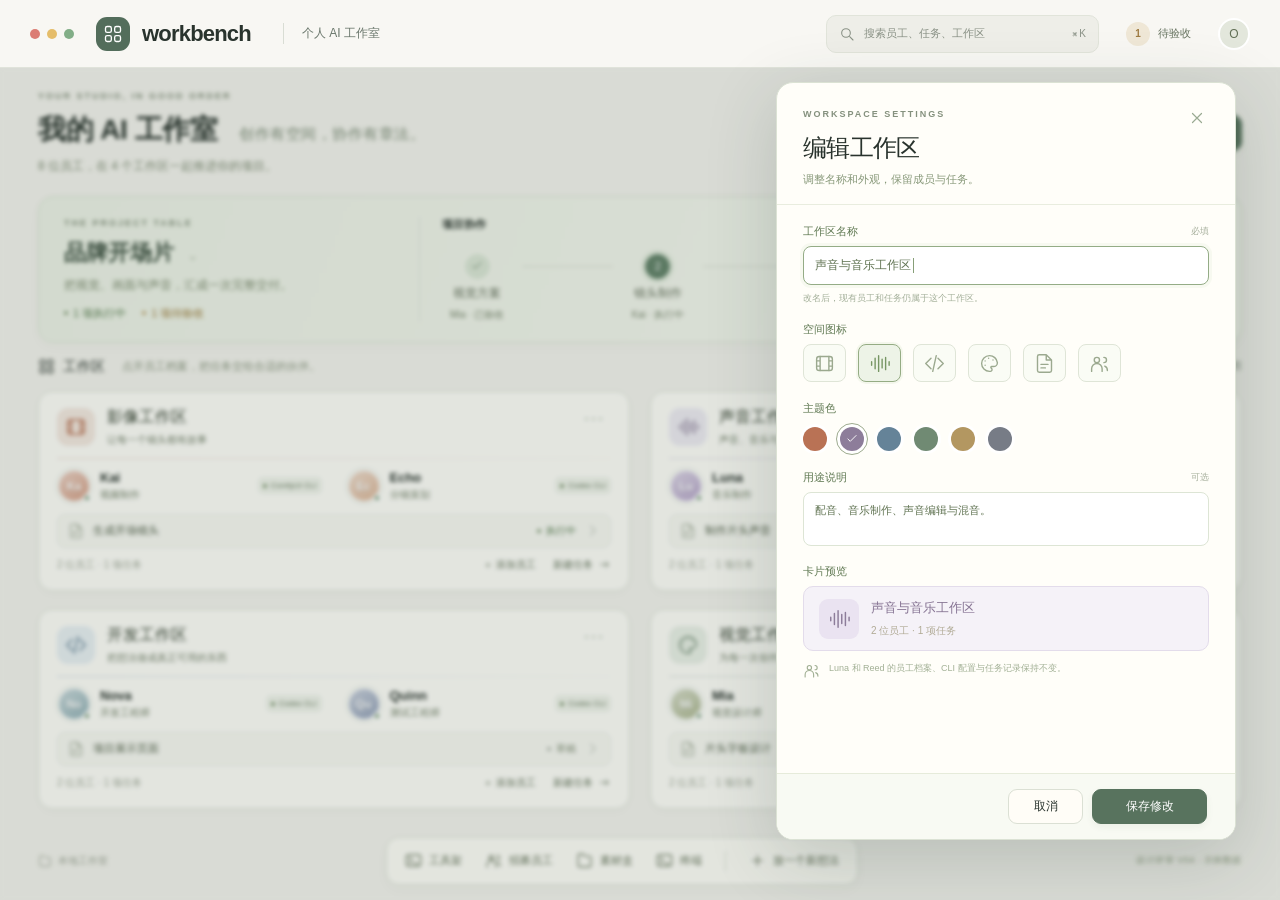
<file: docs/design/review-v04/workspace-edit.html>
<!doctype html><html lang="zh-CN"><head><meta charset="utf-8"><meta name="viewport" content="width=device-width,initial-scale=1"><title>工作室设计评审 · workspace-edit</title><style>
*{box-sizing:border-box}html,body{margin:0;width:100%;height:100%;overflow:hidden}body{font-family:-apple-system,BlinkMacSystemFont,"PingFang SC",sans-serif;color:#29332D;background:#F4F3EE;font-size:13px;-webkit-font-smoothing:antialiased}button{font:inherit;color:inherit;cursor:default}svg{vertical-align:middle;flex-shrink:0}button{border:0;background:none}p,h1,h2,h3{margin:0}small{display:block;color:#879087;font-size:11px} .app{height:100%;position:relative;display:flex;flex-direction:column}.topbar{height:68px;flex-shrink:0;padding:0 30px;display:flex;align-items:center;border-bottom:1px solid #E0E3DA;background:#F8F7F3;gap:12px}.traffic{display:flex;gap:7px;margin-right:10px}.traffic i{width:10px;height:10px;border-radius:50%;background:#DB7C73}.traffic i:nth-child(2){background:#E5BD6A}.traffic i:nth-child(3){background:#82AE87}.logo{width:34px;height:34px;display:grid;place-items:center;border-radius:11px;background:#536D5B;color:white}.brand{font-size:22px;letter-spacing:-.8px}.divider{height:21px;width:1px;background:#D9DDD4;margin:0 6px 0 20px}.personal{font-size:12px;color:#69766B}.top-spacer{flex:1}.search{display:flex;align-items:center;gap:9px;background:#EEEEE8;border:1px solid #E1E4DA;padding:10px 12px;border-radius:10px;font-size:11px;color:#899185;width:273px}.search kbd{margin-left:auto;font-family:inherit; font-size:10px}.review-top{display:flex;align-items:center;gap:8px;margin:0 15px;color:#66735F;font-size:11px}.review-top b{display:grid;place-items:center;background:#EFE7D6;color:#9F7C42;width:24px;height:24px;border-radius:50%;font-size:10px}.owner{display:grid;place-items:center;background:#E3E7DC;border:2px solid #FFF;width:32px;height:32px;border-radius:50%;font-size:12px;color:#627056}main{padding:27px 38px 0;flex:1;min-height:0}.intro{display:flex;align-items:center;justify-content:space-between;margin-bottom:25px}.eyebrow{letter-spacing:2px;font-size:9px;line-height:1.2;color:#85917E;font-weight:600}.intro h1{font-size:28px;font-weight:650;letter-spacing:-.5px;margin-top:9px;display:flex;align-items:baseline;gap:22px}.intro h1 span{font-size:15px;font-weight:400;color:#7A8975;letter-spacing:.5px}.intro-desc{margin-top:9px;color:#8A9185;font-size:12px}.intro-actions{display:flex;gap:9px;align-self:center}.btn{display:inline-flex;align-items:center;justify-content:center;gap:8px;height:36px;padding:0 14px;background:#FFFDF7;border:1px solid #DBE0D4;border-radius:9px;font-size:12px;font-weight:500;white-space:nowrap}.btn.primary{color:#FFF;background:#58735E;border-color:#58735E;box-shadow:0 3px 7px #44644812}.btn.selected{background:#EDF3EB;color:#57735B;border-color:#A9BAA3}.btn.full{width:100%}.project-strip{display:flex;gap:35px;align-items:center;border:1px solid #D7DFD1;background:linear-gradient(110deg,#EDF2E7,#F8F9F2);border-radius:15px;padding:23px 25px;height:166px;box-shadow:0 4px 14px #54604506}.project-info{width:320px;flex-shrink:0}.project-info h2{font-size:22px;margin:9px 0;color:#3E5142;font-weight:600}.project-selector{font-weight:400;color:#9EAA95;margin-left:8px;font-size:17px}.project-info p:not(.eyebrow){color:#899080;font-size:11px}.project-labels{display:flex;gap:16px;margin-top:12px}.workflow{flex:1;align-self:center;min-width:380px; padding-left:22px;border-left:1px solid #DDE4D6}.workflow-head{display:flex;align-items:center;justify-content:space-between;margin-bottom:22px;font-size:11px}.workflow-head strong{font-weight:600}.workflow-head>span{color:#8E9789;font-size:10px}.steps{display:flex;align-items:center;gap:10px}.step{min-width:70px;position:relative;display:flex;flex-direction:column;align-items:center;gap:6px}.step>span{width:25px;height:25px;display:grid;place-items:center;border:1px solid #D3DCCE;border-radius:50%;font-size:10px;color:#A5AC9C;background:#FAFCF5}.step.done>span{background:#DBE6D6;color:#587257;border-color:#DBE6D6}.step.active>span{color:white;background:#63826A;border-color:#63826A;box-shadow:0 0 0 4px #E0E9DB}.step strong{font-weight:500;font-size:11px;color:#66715E}.step small{font-size:9px;color:#929B8B}.step-line{height:1px;background:#D3DDCC;flex:1;align-self:flex-start;margin-top:12px;min-width:10px}.project-actions{display:flex;flex-direction:column;gap:10px;flex-shrink:0}.project-actions .btn{background:#FAFCF6;min-width:126px}.section-heading{height:54px;display:flex;align-items:center;gap:17px}.section-heading strong{font-size:14px;font-weight:550;display:flex;gap:8px;align-items:center}.section-heading>span{font-size:11px;color:#92998D}.view-mode{margin-left:auto;font-size:10px;display:flex;gap:6px;color:#8B9488}.area-grid{display:grid;grid-template-columns:repeat(2,minmax(0,1fr));gap:18px 20px}.area-card{height:226px;background:#FFFEFA;border:1px solid #DEE3D8;border-radius:14px;padding:18px 20px 0;box-shadow:0 4px 12px #3B4D3704;position:relative}.area-heading{display:flex;align-items:center;gap:12px;position:relative}.area-icon{width:42px;height:42px;display:grid;place-items:center;background:var(--tint);border-radius:11px;color:var(--tone)}.area-heading h3{font-size:16px;font-weight:550;margin-bottom:5px;color:#374333}.area-heading small{font-size:10px;color:#949B8E}.more{margin-left:auto;align-self:flex-start;font-size:18px;color:#9AAB93;letter-spacing:2px}.area-rule{height:1px;background:linear-gradient(90deg,var(--tone),var(--tint));opacity:.25;margin:14px 0 13px}.members{display:grid;grid-template-columns:1fr 1fr;gap:25px}.person{display:flex;align-items:center;gap:9px;min-width:0}.avatar{width:34px;height:34px;position:relative;display:inline-flex;align-items:center;justify-content:center;border-radius:50%;background:linear-gradient(145deg,color-mix(in srgb,var(--av) 50%,#FFF),var(--av));color:#FFF;border:2px solid #FFF;box-shadow:0 0 0 1px #DDE3D5;flex-shrink:0}.avatar>span{font-size:11px;font-weight:600;text-shadow:0 1px 2px #0002}.avatar i{position:absolute;width:8px;height:8px;border-radius:50%;background:#668B65;bottom:-1px;right:-2px;border:2px solid white}.person strong{font-size:12px;font-weight:550}.person small{font-size:9px;margin-top:3px}.tool-badge{display:flex;align-items:center;gap:4px;margin-left:auto;white-space:nowrap;font-size:8px;color:#859179;background:#F0F3EB;border-radius:5px;padding:4px 5px}.tool-badge i,.status i,.console-meta>i{width:4px;height:4px;background:#718B61;border-radius:50%;flex-shrink:0}.tool-badge.unknown{color:#999687;background:#F3F2EC}.tool-badge.unknown i{background:#B6B3A0}.tool-badge.offline{color:#B08C67;background:#F8F0E5}.tool-badge.offline i{background:#C4A66A}.task-row{display:flex;align-items:center;gap:9px;margin-top:14px;padding:11px 10px;background:#F8F8F3;border:1px solid #EDF0E7;border-radius:8px;font-size:10px;color:#626D5B}.task-icon{color:#9FA995}.task-row>.status{margin-left:auto}.task-row>svg{color:#A4AD9B}.status{font-size:10px;display:inline-flex;align-items:center;gap:5px;white-space:nowrap}.status.running{color:#728E6B}.status.running i{background:#809A72}.status.review{color:#B09157}.status.review i{background:#BCA16A}.status.waiting{color:#9CA293}.status.waiting i{background:#B2B7AA}.status.logged{color:#718D64}.area-footer{display:flex;justify-content:space-between;align-items:center;margin-top:12px;font-size:9px;color:#A0A798}.area-footer>div{display:flex;gap:17px;color:#8A9980}.area-footer>div>span{display:flex;gap:5px;align-items:center}.footer{height:79px;flex-shrink:0;display:flex;align-items:center;justify-content:space-between;padding:0 38px}.footer-location{color:#9BA294;font-size:10px;display:flex;gap:6px;align-items:center}.dock{display:flex;align-items:center;gap:23px;border:1px solid #DEE3D7;background:#FFFEF9;border-radius:13px;height:48px;padding:0 18px;box-shadow:0 5px 14px #45564007}.dock>span{display:flex;gap:7px;align-items:center;font-size:11px;color:#647159}.dock b{height:20px;width:1px;background:#DFE4D7}.dock-new{font-weight:500}.design-note{font-size:9px;color:#ADB3A6;letter-spacing:.5px}.edit-menu{position:absolute;right:0;top:30px;background:white;box-shadow:0 3px 12px #0001;display:flex;align-items:center;padding:12px;gap:8px;border:1px solid #DFE5D8;border-radius:8px;z-index:5}.terminal-main{display:flex;gap:24px;padding:25px 34px 0;min-height:0;flex:1}.workspace-under{flex:1;min-width:0}.terminal-title h1{font-size:27px;margin-top:9px;letter-spacing:-.6px}.terminal-title>p:last-child{margin-top:9px;font-size:12px;color:#8B9683}.terminal-title>p:last-child span{padding:0 7px}.terminal-grid{display:grid;grid-template-columns:1fr 1fr;gap:18px;margin-top:25px}.area-card.compact{height:258px;padding:19px 16px 0}.compact .members{display:flex;flex-direction:column;gap:16px}.compact .area-heading h3{font-size:15px}.compact .area-heading small{font-size:9px}.compact .area-heading{gap:10px}.compact .area-icon{width:36px;height:36px}.compact .task-row{margin-top:19px}.compact .area-footer{font-size:8px;margin-top:13px}.compact .area-footer>div{gap:10px}.profile{width:355px;flex-shrink:0;background:#FFFEFA;border:1px solid #DCE3D7;border-radius:14px;padding:18px 22px;overflow:hidden;margin-bottom:20px;box-shadow:0 5px 16px #51624606}.panel-eyebrow{display:flex;align-items:center;justify-content:space-between;font-size:11px;font-weight:500;color:#8F9A84}.panel-eyebrow button{padding:0;color:#9AA391}.profile-person{position:relative;padding:18px 0 19px 68px;min-height:95px}.avatar.large{width:52px;height:52px;position:absolute;left:0;top:18px}.avatar.large>span{font-size:18px}.avatar.large i{width:10px;height:10px}.profile-person h2{font-size:22px;letter-spacing:-.3px;font-weight:550;margin:4px 0 6px}.profile-person p{color:#909A85;font-size:10px}.tool-detail{background:#F1F5EC;border:1px solid #E4EBDA;border-radius:10px;padding:12px}.tool-detail>div{display:flex;align-items:center;gap:7px}.tool-detail .status{margin-left:auto;font-size:9px}.tool-detail strong{font-size:12px}.mini-icon{color:#7D9571}.tool-detail small{font-size:9px;margin:8px 0 6px}.tool-detail p{font-size:9px;color:#99A38D}.profile-actions{display:flex;gap:8px;margin:13px 0 19px}.profile-actions .btn{flex:1;height:32px;font-size:10px;padding:0 10px}.profile-section{border-top:1px solid #E3E8DA;padding-top:15px}.profile-section h3{font-size:13px;font-weight:550;margin:10px 0 6px}.profile-section>p:not(.eyebrow){font-size:10px;color:#909A85;line-height:1.7}.mini-meta{display:flex;align-items:center;justify-content:space-between;margin-top:10px;font-size:9px;color:#9AA38D}.mini-meta strong{font-size:9px;color:#87987E;font-weight:400}.profile-section .btn{margin-top:14px;font-size:11px;height:33px}.profile-bottom{border-top:1px solid #E4E8DA;padding-top:15px;margin-top:16px;display:flex;gap:8px;align-items:center;font-size:10px;color:#96A08D}.console{height:287px;flex-shrink:0;border:1px solid #D8E0D2;border-radius:13px;margin:0 34px;background:#25372E;color:#D1DECD;box-shadow:0 3px 15px #2030200A;overflow:hidden}.console-bar{display:flex;align-items:center;justify-content:space-between;height:45px;padding:0 19px;background:#F4F7EE;color:#8A9A7E;border-bottom:1px solid #DAE3D1}.console-tabs{display:flex;gap:23px;height:100%;align-items:center}.console-tabs>span{display:flex;gap:7px;align-items:center;font-size:11px;height:100%;position:relative}.console-tabs .active{color:#4F6B50;font-weight:500}.console-tabs .active:after{content:'';position:absolute;bottom:0;left:0;right:0;height:2px;background:#6A8864}.console-meta{display:flex;align-items:center;gap:9px;font-size:9px}.console-meta>span{margin-left:17px;margin-right:15px}.console-meta>b{font-size:20px;font-weight:300}.console-context{display:flex;align-items:center;gap:24px;padding:0 20px;height:35px;color:#7F9986;background:#2A3D33;font-size:9px}.console-context>span{display:flex;align-items:center;gap:7px}.console-context strong{font-weight:400;color:#B0C5B2;font-size:9px}.console-context>div{flex:1}.terminal-output{padding:21px 23px;font-family:Menlo,"SFMono-Regular",monospace;font-size:12px;line-height:1.8}.terminal-output p{margin-bottom:6px}.prompt{color:#A6C391}.cwd{color:#94B8BC;padding:0 8px}.dim{color:#7D9381}.success-line{color:#CEE0C4}.terminal-help{color:#7F9B84;font-family:-apple-system,"PingFang SC",sans-serif;font-size:11px;margin:14px 0 13px!important}.cursor{display:inline-block;width:7px;height:15px;background:#B3C4A0;vertical-align:middle;margin-left:5px}.console-footer{display:flex;justify-content:space-between;padding:0 21px;color:#718C78;font-size:9px}.terminal-footer{padding:17px 35px;height:49px;display:flex;justify-content:space-between;flex-shrink:0;font-size:9px;color:#A1AD98}.modal-shade{position:absolute;inset:68px 0 0;background:#33473522;backdrop-filter:blur(2px);z-index:10}.workspace-dialog{position:absolute;right:44px;top:100px;bottom:100px;width:460px;background:#FFFEF9;border-radius:17px;z-index:11;box-shadow:0 18px 70px #2D423530;border:1px solid #DBE2D4;display:flex;flex-direction:column;overflow:hidden}.dialog-title{padding:25px 28px 19px;border-bottom:1px solid #E9EDDF;position:relative}.dialog-title button{position:absolute;right:23px;top:25px;color:#9AAA92}.dialog-title h2{font-size:24px;font-weight:550;margin:13px 0 8px;letter-spacing:-.7px}.dialog-title p{font-size:11px;color:#93A187}.dialog-body{padding:22px 28px;flex:1;min-height:0;overflow:auto}.dialog-body label{font-size:11px;font-weight:500;display:flex;align-items:center;justify-content:space-between;margin-bottom:9px;color:#697F62}.dialog-body label>span{font-size:9px;font-weight:400;color:#A5AE9B}.field{border:1px solid #DDE5D5;background:#FFF;border-radius:8px;padding:11px 12px;font-size:12px;color:#586F50;display:flex;align-items:center;line-height:1.6}.active-field{border-color:#94AC86;box-shadow:0 0 0 3px #CBDCBE26}.field-cursor{height:15px;width:1px;background:#879F78;margin-left:2px}.field-hint{font-size:9px;margin:9px 0 22px;color:#A3AF99}.icon-choice{display:flex;gap:12px;margin-bottom:23px}.icon-choice>span{width:43px;height:41px;border:1px solid #DFE5D7;display:grid;place-items:center;border-radius:8px;color:#9BA98F;background:#FAFCF5}.icon-choice .chosen{background:#EDF3E7;border-color:#95AC84;color:#779664;box-shadow:0 0 0 2px #C6D9B530}.color-choice{display:flex;gap:13px;margin:13px 0 22px}.color-choice>span{height:24px;width:24px;border-radius:50%;display:grid;place-items:center;color:white;box-shadow:0 0 0 3px #FFF}.color-choice .chosen{outline:1px solid #9DAB8F;outline-offset:3px}.text-area{height:63px;align-items:flex-start;color:#90A083;font-size:11px}.preview-label{margin-top:23px}.workspace-preview{height:76px;display:flex;align-items:center;gap:12px;padding:15px;border-radius:10px;border:1px solid #E4DED0;background:#FBF8EF}.preview-icon{height:40px;width:40px;border-radius:9px;background:#EFE7D1;color:#AB955F;display:grid;place-items:center}.workspace-preview h3{font-size:13px;font-weight:500;color:#837950}.workspace-preview p{font-size:10px;color:#B1AB96;margin-top:7px}.workspace-preview.violet{background:#F5F2F8;border-color:#E3DCEB}.violet .preview-icon{background:#EAE3F1;color:#8D7D9A}.violet h3{color:#877594}.workspace-message{display:flex;gap:9px;margin-top:16px;color:#A2B095;align-items:flex-start;font-size:10px;line-height:1.65}.dialog-footer{height:74px;flex-shrink:0;border-top:1px solid #E6EBDA;display:flex;justify-content:flex-end;align-items:center;gap:9px;padding:0 28px;background:#F8FAF3}.dialog-footer .btn{height:35px;min-width:75px}.dialog-footer .primary{min-width:115px}
@media(max-width:1200px){main{padding:24px 25px 0}.topbar{padding:0 22px}.intro h1 span{display:none}.project-strip{gap:18px;padding:20px}.project-info{width:260px}.workflow{min-width:300px;padding-left:16px}.steps{gap:5px}.step{min-width:60px}.step strong{font-size:10px}.step small{font-size:8px}.project-actions .btn{min-width:110px;font-size:10px}.area-grid{gap:14px}.members{gap:13px}.tool-badge{font-size:7px}.search{width:235px}.footer{padding:0 25px}.dock{gap:18px}.footer-location{display:none}.terminal-main{padding-left:25px;padding-right:25px;gap:18px}.profile{width:320px}.terminal-grid{grid-template-columns:1fr}.terminal-grid .area-card:last-child{display:none}.console{margin:0 25px}.workspace-dialog{right:30px;width:430px;top:90px;bottom:70px}}
@media(max-height:800px){main{padding-top:20px}.intro{margin-bottom:18px}.intro h1{font-size:25px}.intro-desc{font-size:11px}.project-strip{height:140px}.section-heading{height:44px}.area-card{height:182px;padding:13px 16px 0}.area-heading h3{font-size:14px}.area-icon{height:34px;width:34px}.area-rule{margin:9px 0}.avatar{width:29px;height:29px}.person small{font-size:8px}.tool-badge{font-size:7px}.task-row{margin-top:10px;padding:8px 9px}.area-footer{margin-top:10px;font-size:8px}.area-grid{gap:13px}.footer{height:62px}.dock{height:44px}.console{height:256px}.console-footer{font-size:8px}.terminal-main{padding-top:20px}.terminal-title h1{font-size:24px}.terminal-grid{margin-top:20px}.compact{height:233px!important}.profile{padding:15px 18px}.profile-person{padding-top:12px;padding-bottom:12px;min-height:80px}.profile-person .avatar{top:12px}.profile-actions{margin-bottom:13px}.profile-section{padding-top:12px}.profile-section .mini-meta{margin-top:8px}.profile-bottom{display:none}.terminal-footer{height:39px;padding:12px 25px}.terminal-output{padding-top:17px;padding-bottom:16px;font-size:11px}.terminal-help{margin:11px 0!important}.workspace-dialog{top:80px;bottom:50px}.dialog-title{padding:20px 25px 15px}.dialog-title h2{font-size:22px}.dialog-body{padding:18px 25px}.dialog-footer{height:64px}.field-hint{margin-bottom:17px}.icon-choice{margin-bottom:18px}.color-choice{margin-bottom:18px}.preview-label{margin-top:18px}.workspace-preview{height:65px}.workspace-message{font-size:9px}}

main{padding-top:23px}.intro{margin-bottom:21px}.project-strip{height:147px}.section-heading{height:48px}.area-card{height:200px;padding:15px 18px 0}.area-icon{width:38px;height:38px}.area-rule{margin:11px 0 10px}.task-row{margin-top:11px;padding:8px 10px;font-size:11px;color:#56634E}.area-footer{margin-top:10px;font-size:10px}.area-footer>div{color:#64725B}.area-heading small{color:#77836E}.person strong{font-size:13px}.person small{font-size:10px;color:#74816A}.tool-badge{color:#64765C;font-size:8px}.tool-badge.unknown{color:#807C69}.status.running{color:#587B4F}.status.review{color:#9D7D3E}.status.waiting{color:#7B8870}.step strong{font-size:12px}.step small{font-size:10px;color:#7C8972}.project-info p:not(.eyebrow){font-size:12px;color:#7B896E}.project-labels .status{font-size:11px}.intro-desc{color:#7F8B75}.section-heading>span{color:#8A9580}.design-note{color:#909D82}.panel-actions{display:flex;align-items:center;gap:15px}.panel-actions>span{font-size:10px;color:#768C69}.profile{overflow:auto}.workspace-dialog{top:82px;bottom:60px}.dialog-title{padding:22px 26px 17px}.dialog-title h2{margin:12px 0 8px}.dialog-body{padding:19px 26px}.dialog-body label{margin-bottom:7px}.field{padding:9px 11px}.field-hint{margin:7px 0 17px}.icon-choice{margin-bottom:19px}.icon-choice>span{height:38px}.color-choice{margin:11px 0 19px}.text-area{height:54px}.preview-label{margin-top:18px}.workspace-preview{height:65px}.workspace-message{margin-top:11px;font-size:9px;line-height:1.5}.dialog-footer{height:66px}.field{color:#617453}.dialog-title p{color:#879879}.dialog-body label{color:#607953}
@media(max-height:800px){main{padding-top:19px}.intro{margin-bottom:16px}.project-strip{height:129px}.section-heading{height:40px}.area-card{height:165px;padding:11px 15px 0}.area-icon{width:31px;height:31px}.area-heading h3{font-size:14px}.area-heading small{font-size:9px}.area-rule{margin:8px 0}.avatar{width:27px;height:27px}.person strong{font-size:11px}.person small{font-size:8px}.task-row{margin-top:8px;padding:6px 8px;font-size:10px}.area-footer{margin-top:8px;font-size:8px}.area-grid{gap:12px}.footer{height:56px}.dock{height:41px}.footer .design-note{font-size:8px}.profile-person{min-height:64px;padding-top:8px;padding-bottom:8px}.profile-person h2{font-size:20px}.profile-person .avatar.large{width:44px;height:44px;top:8px}.tool-detail{padding:9px}.tool-detail p{display:none}.tool-detail small{margin-bottom:0;font-size:9px}.profile-actions{margin:10px 0}.profile-actions .btn{height:30px}.profile-section{padding-top:10px}.profile-section h3{margin:8px 0;font-size:12px}.profile-section>p:not(.eyebrow),.profile-section .mini-meta{display:none}.profile-section .btn{margin-top:7px;height:30px;font-size:10px}.workspace-dialog{top:80px;bottom:50px}.dialog-title{padding:20px 25px 15px}.dialog-title h2{font-size:22px}.dialog-body{padding:16px 25px}.dialog-body .preview-label,.workspace-preview,.workspace-message{display:none}.dialog-footer{height:64px}}
@media(max-height:800px){main{padding-top:16px}.intro{margin-bottom:12px}.project-strip{height:104px;padding:12px 16px}.project-info h2{font-size:20px;margin:6px 0}.project-info p:not(.eyebrow){font-size:10px}.project-labels{margin-top:8px}.project-labels .status{font-size:9px}.workflow-head{margin-bottom:12px}.project-actions .btn{height:30px}.project-actions{gap:8px}.section-heading{height:34px}}</style></head><body><div class="app"><header class="topbar"><div class="traffic"><i></i><i></i><i></i></div><div class="logo"><svg width="20" height="20" viewBox="0 0 24 24" fill="none" stroke="currentColor" stroke-width="1.6" stroke-linecap="round" stroke-linejoin="round"><rect x="3" y="3" width="7" height="7" rx="2"/><rect x="14" y="3" width="7" height="7" rx="2"/><rect x="3" y="14" width="7" height="7" rx="2"/><rect x="14" y="14" width="7" height="7" rx="2"/></svg></div><strong class="brand">workbench</strong><span class="divider"></span><span class="personal">个人 AI 工作室</span><span class="top-spacer"></span><div class="search"><svg width="16" height="16" viewBox="0 0 24 24" fill="none" stroke="currentColor" stroke-width="1.6" stroke-linecap="round" stroke-linejoin="round"><circle cx="10.5" cy="10.5" r="6.5"/><path d="m16 16 5 5"/></svg> 搜索员工、任务、工作区 <kbd>⌘ K</kbd></div><span class="review-top"><b>1</b>待验收</span><span class="owner">O</span></header><main><div class="intro"><div><p class="eyebrow">YOUR STUDIO, IN GOOD ORDER</p><h1>我的 AI 工作室<span>创作有空间，协作有章法。</span></h1><p class="intro-desc">8 位员工，在 4 个工作区一起推进你的项目。</p></div><div class="intro-actions"><button type="button" class="btn "><svg width="16" height="16" viewBox="0 0 24 24" fill="none" stroke="currentColor" stroke-width="1.6" stroke-linecap="round" stroke-linejoin="round"><path d="M4 7h16M4 17h16"/><circle cx="9" cy="7" r="3"/><circle cx="15" cy="17" r="3"/></svg>管理工作区</button><button type="button" class="btn primary"><svg width="16" height="16" viewBox="0 0 24 24" fill="none" stroke="currentColor" stroke-width="1.6" stroke-linecap="round" stroke-linejoin="round"><path d="M12 5v14M5 12h14"/></svg>新增工作区</button></div></div><section class="project-strip"><div class="project-info"><p class="eyebrow">THE PROJECT TABLE</p><h2>品牌开场片 <span class="project-selector">⌄</span></h2><p>把视觉、画面与声音，汇成一次完整交付。</p><div class="project-labels"><span class="status running"><i></i>1 项执行中</span><span class="status review"><i></i>1 项待验收</span></div></div><div class="workflow"><div class="workflow-head"><strong>项目协作</strong><span>已完成 1 / 4 个步骤</span></div><div class="steps"><div class="step done"><span><svg width="14" height="14" viewBox="0 0 24 24" fill="none" stroke="currentColor" stroke-width="1.6" stroke-linecap="round" stroke-linejoin="round"><path d="m5 12 4 4L19 6"/></svg></span><strong>视觉方案</strong><small>Mia · 已验收</small></div><b class="step-line"></b><div class="step active"><span>2</span><strong>镜头制作</strong><small>Kai · 执行中</small></div><b class="step-line"></b><div class="step"><span>3</span><strong>声音设计</strong><small>Luna · 等待交接</small></div><b class="step-line"></b><div class="step"><span>4</span><strong>合成交付</strong><small>Echo · 未开始</small></div></div></div><div class="project-actions"><button type="button" class="btn "><svg width="16" height="16" viewBox="0 0 24 24" fill="none" stroke="currentColor" stroke-width="1.6" stroke-linecap="round" stroke-linejoin="round"><path d="M3 7V5a2 2 0 0 1 2-2h5l3 3h6a2 2 0 0 1 2 2v11a2 2 0 0 1-2 2H5a2 2 0 0 1-2-2Z"/></svg>摊开项目</button><button type="button" class="btn "><svg width="16" height="16" viewBox="0 0 24 24" fill="none" stroke="currentColor" stroke-width="1.6" stroke-linecap="round" stroke-linejoin="round"><circle cx="9" cy="8" r="3"/><path d="M3 21v-3a6 6 0 0 1 12 0v3M17 5a3 3 0 0 1 0 6M18 15a5 5 0 0 1 3 5"/></svg>让 AI 安排</button></div></section><div class="section-heading"><strong><svg width="17" height="17" viewBox="0 0 24 24" fill="none" stroke="currentColor" stroke-width="1.6" stroke-linecap="round" stroke-linejoin="round"><rect x="3" y="3" width="7" height="7" rx="2"/><rect x="14" y="3" width="7" height="7" rx="2"/><rect x="3" y="14" width="7" height="7" rx="2"/><rect x="14" y="14" width="7" height="7" rx="2"/></svg> 工作区</strong><span>点开员工档案，把任务交给合适的伙伴。</span><div class="view-mode"><svg width="15" height="15" viewBox="0 0 24 24" fill="none" stroke="currentColor" stroke-width="1.6" stroke-linecap="round" stroke-linejoin="round"><rect x="3" y="3" width="7" height="7" rx="2"/><rect x="14" y="3" width="7" height="7" rx="2"/><rect x="3" y="14" width="7" height="7" rx="2"/><rect x="14" y="14" width="7" height="7" rx="2"/></svg> 卡片视图</div></div><div class="area-grid"><article class="area-card " style="--tone:#B97255;--tint:#F4E8E0">
      <div class="area-heading"><span class="area-icon"><svg width="22" height="22" viewBox="0 0 24 24" fill="none" stroke="currentColor" stroke-width="1.6" stroke-linecap="round" stroke-linejoin="round"><rect x="3" y="4" width="18" height="16" rx="3"/><path d="M7 4v16M17 4v16M3 9h4M3 15h4M17 9h4M17 15h4"/></svg></span><div><h3>影像工作区</h3><small>让每一个镜头都有故事</small></div><button class="more">···</button></div>
      <div class="area-rule"></div><div class="members"><div class="person"><span class="avatar " style="--av:#D6A089"><span>Ka</span><i></i></span><div><strong>Kai</strong><small>视频制作</small></div><span class="tool-badge "><i></i>ComfyUI CLI</span></div><div class="person"><span class="avatar " style="--av:#DDB69A"><span>Ec</span><i></i></span><div><strong>Echo</strong><small>分镜策划</small></div><span class="tool-badge "><i></i>Codex CLI</span></div></div>
      <div class="task-row"><span class="task-icon"><svg width="16" height="16" viewBox="0 0 24 24" fill="none" stroke="currentColor" stroke-width="1.6" stroke-linecap="round" stroke-linejoin="round"><path d="M14 2H6a2 2 0 0 0-2 2v16a2 2 0 0 0 2 2h12a2 2 0 0 0 2-2V8ZM14 2v6h6M8 13h8M8 17h5"/></svg></span><span>生成开场镜头</span><span class="status running"><i></i>执行中</span><svg width="15" height="15" viewBox="0 0 24 24" fill="none" stroke="currentColor" stroke-width="1.6" stroke-linecap="round" stroke-linejoin="round"><path d="m9 5 7 7-7 7"/></svg></div>
      <div class="area-footer"><span>2 位员工 · 1 项任务</span><div><span>＋ 添加员工</span><span>新建任务 <svg width="13" height="13" viewBox="0 0 24 24" fill="none" stroke="currentColor" stroke-width="1.6" stroke-linecap="round" stroke-linejoin="round"><path d="M5 12h14m-5-5 5 5-5 5"/></svg></span></div></div>
    </article><article class="area-card " style="--tone:#8D7D9A;--tint:#EEEBF3">
      <div class="area-heading"><span class="area-icon"><svg width="22" height="22" viewBox="0 0 24 24" fill="none" stroke="currentColor" stroke-width="1.6" stroke-linecap="round" stroke-linejoin="round"><path d="M3 10v4M7 6v12M11 3v18M15 7v10M19 5v14M23 10v4"/></svg></span><div><h3>声音工作区</h3><small>声音、音乐与恰到好处的节奏</small></div><button class="more">···</button></div>
      <div class="area-rule"></div><div class="members"><div class="person"><span class="avatar " style="--av:#B8A6CB"><span>Lu</span><i></i></span><div><strong>Luna</strong><small>音乐制作</small></div><span class="tool-badge unknown"><i></i>音乐 CLI</span></div><div class="person"><span class="avatar " style="--av:#ABA8C6"><span>Re</span><i></i></span><div><strong>Reed</strong><small>声音编辑</small></div><span class="tool-badge "><i></i>FFmpeg</span></div></div>
      <div class="task-row"><span class="task-icon"><svg width="16" height="16" viewBox="0 0 24 24" fill="none" stroke="currentColor" stroke-width="1.6" stroke-linecap="round" stroke-linejoin="round"><path d="M14 2H6a2 2 0 0 0-2 2v16a2 2 0 0 0 2 2h12a2 2 0 0 0 2-2V8ZM14 2v6h6M8 13h8M8 17h5"/></svg></span><span>制作片头声音</span><span class="status waiting"><i></i>等待交接</span><svg width="15" height="15" viewBox="0 0 24 24" fill="none" stroke="currentColor" stroke-width="1.6" stroke-linecap="round" stroke-linejoin="round"><path d="m9 5 7 7-7 7"/></svg></div>
      <div class="area-footer"><span>2 位员工 · 1 项任务</span><div><span>＋ 添加员工</span><span>新建任务 <svg width="13" height="13" viewBox="0 0 24 24" fill="none" stroke="currentColor" stroke-width="1.6" stroke-linecap="round" stroke-linejoin="round"><path d="M5 12h14m-5-5 5 5-5 5"/></svg></span></div></div>
    </article><article class="area-card " style="--tone:#658398;--tint:#E8EFF3">
      <div class="area-heading"><span class="area-icon"><svg width="22" height="22" viewBox="0 0 24 24" fill="none" stroke="currentColor" stroke-width="1.6" stroke-linecap="round" stroke-linejoin="round"><path d="m8 6-6 6 6 6M16 6l6 6-6 6M14 3l-4 18"/></svg></span><div><h3>开发工作区</h3><small>把想法做成真正可用的东西</small></div><button class="more">···</button></div>
      <div class="area-rule"></div><div class="members"><div class="person"><span class="avatar " style="--av:#94B1B8"><span>No</span><i></i></span><div><strong>Nova</strong><small>开发工程师</small></div><span class="tool-badge "><i></i>Codex CLI</span></div><div class="person"><span class="avatar " style="--av:#95A1BA"><span>Qu</span><i></i></span><div><strong>Quinn</strong><small>测试工程师</small></div><span class="tool-badge "><i></i>Codex CLI</span></div></div>
      <div class="task-row"><span class="task-icon"><svg width="16" height="16" viewBox="0 0 24 24" fill="none" stroke="currentColor" stroke-width="1.6" stroke-linecap="round" stroke-linejoin="round"><path d="M14 2H6a2 2 0 0 0-2 2v16a2 2 0 0 0 2 2h12a2 2 0 0 0 2-2V8ZM14 2v6h6M8 13h8M8 17h5"/></svg></span><span>项目展示页面</span><span class="status waiting"><i></i>草稿</span><svg width="15" height="15" viewBox="0 0 24 24" fill="none" stroke="currentColor" stroke-width="1.6" stroke-linecap="round" stroke-linejoin="round"><path d="m9 5 7 7-7 7"/></svg></div>
      <div class="area-footer"><span>2 位员工 · 1 项任务</span><div><span>＋ 添加员工</span><span>新建任务 <svg width="13" height="13" viewBox="0 0 24 24" fill="none" stroke="currentColor" stroke-width="1.6" stroke-linecap="round" stroke-linejoin="round"><path d="M5 12h14m-5-5 5 5-5 5"/></svg></span></div></div>
    </article><article class="area-card " style="--tone:#708A73;--tint:#EAF0E7">
      <div class="area-heading"><span class="area-icon"><svg width="22" height="22" viewBox="0 0 24 24" fill="none" stroke="currentColor" stroke-width="1.6" stroke-linecap="round" stroke-linejoin="round"><path d="M12 3a9 9 0 1 0 0 18h1a2 2 0 0 0 1-3.7c-.8-.5-.5-1.8.5-1.8h2A4.5 4.5 0 0 0 21 11a9 9 0 0 0-9-8Z"/><path d="M7 9h.01M11 6h.01M16 8h.01M7 14h.01"/></svg></span><div><h3>视觉工作区</h3><small>为每一次创作建立视觉语言</small></div><button class="more">···</button></div>
      <div class="area-rule"></div><div class="members"><div class="person"><span class="avatar " style="--av:#AFB894"><span>Mi</span><i></i></span><div><strong>Mia</strong><small>视觉设计师</small></div><span class="tool-badge "><i></i>Codex CLI</span></div><div class="person"><span class="avatar " style="--av:#A9BCB0"><span>As</span><i></i></span><div><strong>Ash</strong><small>版式设计</small></div><span class="tool-badge unknown"><i></i>设计 CLI</span></div></div>
      <div class="task-row"><span class="task-icon"><svg width="16" height="16" viewBox="0 0 24 24" fill="none" stroke="currentColor" stroke-width="1.6" stroke-linecap="round" stroke-linejoin="round"><path d="M14 2H6a2 2 0 0 0-2 2v16a2 2 0 0 0 2 2h12a2 2 0 0 0 2-2V8ZM14 2v6h6M8 13h8M8 17h5"/></svg></span><span>片头字板设计</span><span class="status review"><i></i>待验收</span><svg width="15" height="15" viewBox="0 0 24 24" fill="none" stroke="currentColor" stroke-width="1.6" stroke-linecap="round" stroke-linejoin="round"><path d="m9 5 7 7-7 7"/></svg></div>
      <div class="area-footer"><span>2 位员工 · 1 项任务</span><div><span>＋ 添加员工</span><span>新建任务 <svg width="13" height="13" viewBox="0 0 24 24" fill="none" stroke="currentColor" stroke-width="1.6" stroke-linecap="round" stroke-linejoin="round"><path d="M5 12h14m-5-5 5 5-5 5"/></svg></span></div></div>
    </article></div></main><footer class="footer"><span class="footer-location"><svg width="14" height="14" viewBox="0 0 24 24" fill="none" stroke="currentColor" stroke-width="1.6" stroke-linecap="round" stroke-linejoin="round"><path d="M3 7V5a2 2 0 0 1 2-2h5l3 3h6a2 2 0 0 1 2 2v11a2 2 0 0 1-2 2H5a2 2 0 0 1-2-2Z"/></svg> 本地工作室</span><div class="dock"><span><svg width="17" height="17" viewBox="0 0 24 24" fill="none" stroke="currentColor" stroke-width="1.6" stroke-linecap="round" stroke-linejoin="round"><rect x="2" y="4" width="20" height="16" rx="3"/><path d="m6 8 4 4-4 4M13 16h5"/></svg>工具架</span><span><svg width="17" height="17" viewBox="0 0 24 24" fill="none" stroke="currentColor" stroke-width="1.6" stroke-linecap="round" stroke-linejoin="round"><circle cx="9" cy="8" r="3"/><path d="M3 21v-3a6 6 0 0 1 12 0v3M17 5a3 3 0 0 1 0 6M18 15a5 5 0 0 1 3 5"/></svg>招募员工</span><span><svg width="17" height="17" viewBox="0 0 24 24" fill="none" stroke="currentColor" stroke-width="1.6" stroke-linecap="round" stroke-linejoin="round"><path d="M3 7V5a2 2 0 0 1 2-2h5l3 3h6a2 2 0 0 1 2 2v11a2 2 0 0 1-2 2H5a2 2 0 0 1-2-2Z"/></svg>素材盒</span><span><svg width="17" height="17" viewBox="0 0 24 24" fill="none" stroke="currentColor" stroke-width="1.6" stroke-linecap="round" stroke-linejoin="round"><rect x="2" y="4" width="20" height="16" rx="3"/><path d="m6 8 4 4-4 4M13 16h5"/></svg>终端</span><b></b><span class="dock-new"><svg width="17" height="17" viewBox="0 0 24 24" fill="none" stroke="currentColor" stroke-width="1.6" stroke-linecap="round" stroke-linejoin="round"><path d="M12 5v14M5 12h14"/></svg>放一个新想法</span></div><span class="design-note">设计评审 V04 · 示例数据</span></footer><div class="modal-shade"></div><section class="workspace-dialog"><div class="dialog-title"><span class="eyebrow">WORKSPACE SETTINGS</span><button><svg width="18" height="18" viewBox="0 0 24 24" fill="none" stroke="currentColor" stroke-width="1.6" stroke-linecap="round" stroke-linejoin="round"><path d="m6 6 12 12M18 6 6 18"/></svg></button><h2>编辑工作区</h2><p>调整名称和外观，保留成员与任务。</p></div><div class="dialog-body"><label>工作区名称 <span>必填</span></label><div class="field active-field">声音与音乐工作区<span class="field-cursor"></span></div><div class="field-hint">改名后，现有员工和任务仍属于这个工作区。</div><label>空间图标</label><div class="icon-choice"><span class=""><svg width="21" height="21" viewBox="0 0 24 24" fill="none" stroke="currentColor" stroke-width="1.6" stroke-linecap="round" stroke-linejoin="round"><rect x="3" y="4" width="18" height="16" rx="3"/><path d="M7 4v16M17 4v16M3 9h4M3 15h4M17 9h4M17 15h4"/></svg></span><span class="chosen"><svg width="21" height="21" viewBox="0 0 24 24" fill="none" stroke="currentColor" stroke-width="1.6" stroke-linecap="round" stroke-linejoin="round"><path d="M3 10v4M7 6v12M11 3v18M15 7v10M19 5v14M23 10v4"/></svg></span><span class=""><svg width="21" height="21" viewBox="0 0 24 24" fill="none" stroke="currentColor" stroke-width="1.6" stroke-linecap="round" stroke-linejoin="round"><path d="m8 6-6 6 6 6M16 6l6 6-6 6M14 3l-4 18"/></svg></span><span class=""><svg width="21" height="21" viewBox="0 0 24 24" fill="none" stroke="currentColor" stroke-width="1.6" stroke-linecap="round" stroke-linejoin="round"><path d="M12 3a9 9 0 1 0 0 18h1a2 2 0 0 0 1-3.7c-.8-.5-.5-1.8.5-1.8h2A4.5 4.5 0 0 0 21 11a9 9 0 0 0-9-8Z"/><path d="M7 9h.01M11 6h.01M16 8h.01M7 14h.01"/></svg></span><span class=""><svg width="21" height="21" viewBox="0 0 24 24" fill="none" stroke="currentColor" stroke-width="1.6" stroke-linecap="round" stroke-linejoin="round"><path d="M14 2H6a2 2 0 0 0-2 2v16a2 2 0 0 0 2 2h12a2 2 0 0 0 2-2V8ZM14 2v6h6M8 13h8M8 17h5"/></svg></span><span class=""><svg width="21" height="21" viewBox="0 0 24 24" fill="none" stroke="currentColor" stroke-width="1.6" stroke-linecap="round" stroke-linejoin="round"><circle cx="9" cy="8" r="3"/><path d="M3 21v-3a6 6 0 0 1 12 0v3M17 5a3 3 0 0 1 0 6M18 15a5 5 0 0 1 3 5"/></svg></span></div><label>主题色</label><div class="color-choice"><span style="background:#B97255" class=""></span><span style="background:#8D7D9A" class="chosen"><svg width="14" height="14" viewBox="0 0 24 24" fill="none" stroke="currentColor" stroke-width="1.6" stroke-linecap="round" stroke-linejoin="round"><path d="m5 12 4 4L19 6"/></svg></span><span style="background:#658398" class=""></span><span style="background:#708A73" class=""></span><span style="background:#B39761" class=""></span><span style="background:#777C86" class=""></span></div><label>用途说明 <span>可选</span></label><div class="field text-area">配音、音乐制作、声音编辑与混音。</div><label class="preview-label">卡片预览</label><div class="workspace-preview violet"><span class="preview-icon"><svg width="22" height="22" viewBox="0 0 24 24" fill="none" stroke="currentColor" stroke-width="1.6" stroke-linecap="round" stroke-linejoin="round"><path d="M3 10v4M7 6v12M11 3v18M15 7v10M19 5v14M23 10v4"/></svg></span><div><h3>声音与音乐工作区</h3><p>2 位员工 · 1 项任务</p></div></div><div class="workspace-message"><svg width="17" height="17" viewBox="0 0 24 24" fill="none" stroke="currentColor" stroke-width="1.6" stroke-linecap="round" stroke-linejoin="round"><circle cx="9" cy="8" r="3"/><path d="M3 21v-3a6 6 0 0 1 12 0v3M17 5a3 3 0 0 1 0 6M18 15a5 5 0 0 1 3 5"/></svg><p>Luna 和 Reed 的员工档案、CLI 配置与任务记录保持不变。</p></div></div><div class="dialog-footer"><button type="button" class="btn ">取消</button><button type="button" class="btn primary">保存修改</button></div></section></div></body></html>
</file>
<file: site/styles.css>
/* Workbench / Pixel. Hard edges, warm words, room to create. */
:root {
  --paper:#080b1e;
  --surface:#10162f;
  --raised:#192242;
  --border:#2a365c;
  --text:#f4f2ee;
  --muted:#a6b1ce;
  --cyan:#58c7ff;
  --orange:#ffb14a;
  --purple:#b591ff;
  --green:#6ce4a0;
  --pixel:"Press Start 2P",ui-monospace,monospace;
  --mono:"VT323",ui-monospace,monospace;
  --body:-apple-system,BlinkMacSystemFont,"Segoe UI",sans-serif;
  color-scheme:dark;
}

* {
  box-sizing:border-box;
}

html {
  scroll-behavior:smooth;
}

body {
  margin:0;
  background:var(--paper);
  color:var(--text);
  font:16px/1.7 var(--body);
  -webkit-font-smoothing:antialiased;
}

body:has(dialog[open]) {
  overflow:hidden;
}

img {
  display:block;
  max-width:100%;
  height:auto;
}

a {
  color:var(--cyan);
  text-underline-offset:4px;
}

a:hover {
  color:#b6e7ff;
}

button {
  font:inherit;
}

button,a {
  -webkit-tap-highlight-color:transparent;
}

:focus-visible {
  outline:2px solid var(--orange);
  outline-offset:7px;
}

button:focus-visible {
  outline-offset:4px;
}

h1,h2,h3,p {
  margin:0;
}

button {
  color:inherit;
}

section[id] {
  scroll-margin-top:102px;
}

.wrap {
  width:min(1180px,calc(100% - 80px));
  margin-inline:auto;
}

.skip {
  position:fixed;
  top:12px;
  left:-1000px;
  z-index:30;
  padding:8px 16px;
  background:var(--cyan);
  color:var(--paper);
}

.skip:focus {
  left:12px;
}

.orange {
  color:var(--orange)!important;
}

.text-link {
  display:inline-flex;
  align-items:center;
  gap:14px;
  text-decoration:none;
  font-size:14px;
  font-weight:600;
}

.text-link span {
  font-size:22px;
  line-height:1;
}

.status-dot {
  display:inline-block;
  flex-shrink:0;
  width:6px;
  height:6px;
  background:var(--green);
  box-shadow:0 0 0 3px #6ce4a015;
}

.kicker {
  font:19px/1.3 var(--mono);
  letter-spacing:.08em;
  color:var(--cyan);
}

.fine {
  font:17px/1.4 var(--mono);
  color:var(--muted);
}

.fine span {
  margin-inline:7px;
  color:#4c5e80;
}

.btn {
  position:relative;
  display:inline-flex;
  justify-content:center;
  align-items:center;
  gap:14px;
  min-height:48px;
  padding:15px 22px;
  border:0;
  text-decoration:none;
  font:10px/1.6 var(--pixel);
  color:var(--text);
  background:var(--raised);
  box-shadow:0 -3px 0 var(--border),0 3px 0 var(--border),-3px 0 0 var(--border),3px 0 0 var(--border),5px 6px 0 #020510;
  cursor:pointer;
  transition:transform .12s steps(2),box-shadow .12s steps(2);
}

.btn::after {
  content:"";
  position:absolute;
  inset:2px 2px auto;
  height:2px;
  background:#ffffff38;
  pointer-events:none;
}

.btn:hover {
  transform:translate(-2px,-2px);
  box-shadow:0 -3px 0 var(--border),0 3px 0 var(--border),-3px 0 0 var(--border),3px 0 0 var(--border),7px 8px 0 #020510;
}

.btn:active {
  transform:translate(2px,2px);
}

.btn-primary {
  --border:#8bd9ff;
  background:var(--cyan);
  color:#071326;
}

.btn-primary:hover {
  color:#071326;
}

.btn-small {
  min-height:34px;
  font-size:8px;
  padding:9px 13px;
}

.nav {
  position:sticky;
  top:0;
  z-index:10;
  background:#080b1ef5;
  border-bottom:1px solid #263151;
}

.nav-inner {
  display:flex;
  align-items:center;
  gap:32px;
  height:86px;
}

.brand {
  display:flex;
  align-items:center;
  gap:11px;
  color:var(--text);
  font:12px/1.3 var(--pixel);
  text-decoration:none;
}

.brand:hover {
  color:var(--text);
}

.brand img {
  image-rendering:pixelated;
}

.brand-sub {
  display:block;
  font:11px/1 var(--mono);
  letter-spacing:.14em;
  color:var(--muted);
  margin-top:7px;
}

.nav nav {
  display:flex;
  gap:26px;
  margin-left:auto;
}

.nav nav a {
  font-size:12px;
  color:var(--muted);
  text-decoration:none;
}

.nav nav a:hover {
  color:var(--text);
}

.hero {
  position:relative;
  padding:74px 0 0;
  overflow:hidden;
}

.hero-grid-bg {
  position:absolute;
  pointer-events:none;
  inset:0 0 0 42%;
  background-image:linear-gradient(#58c7ff08 1px,transparent 1px),linear-gradient(90deg,#58c7ff08 1px,transparent 1px);
  background-size:32px 32px;
  mask-image:linear-gradient(to right,transparent,#000 30%,#000 70%,transparent);
}

.hero-grid {
  position:relative;
  display:grid;
  grid-template-columns:1.45fr 1fr;
  align-items:center;
  gap:20px;
}

.release-badge {
  display:inline-flex;
  align-items:center;
  gap:10px;
  padding:7px 10px;
  border:1px solid #283957;
  background:#0c1427;
  font:14px/1 var(--mono);
  letter-spacing:.03em;
  color:#c4cce0;
  text-decoration:none;
}

.badge-divider {
  color:#506482;
}

.hero h1 {
  margin-top:28px;
  font:clamp(24px,3.1vw,42px)/1.55 var(--pixel);
  letter-spacing:-.045em;
  text-shadow:3px 4px 0 #182e55;
}

.hero h1>span:not(.cursor) {
  color:var(--cyan);
}

.cursor {
  color:var(--cyan);
  animation:blink 1.4s steps(1) infinite;
}

.hero-tagline {
  margin-top:21px;
  font-size:23px;
  font-weight:600;
  letter-spacing:-.02em;
}

.lede {
  max-width:500px;
  margin-top:14px;
  color:var(--muted);
  font-size:16px;
  line-height:1.8;
}

.cta {
  display:flex;
  align-items:center;
  gap:30px;
  margin:30px 3px 20px;
}

.cta .text-link {
  color:var(--text);
  font-weight:400;
}

.hero-visual {
  position:relative;
  isolation:isolate;
  width:100%;
  aspect-ratio:1;
  max-width:465px;
  justify-self:end;
}

.orbit-grid {
  position:absolute;
  inset:8% 0 4%;
  border:1px dashed #2b385b;
  clip-path:polygon(8% 0,92% 0,100% 8%,100% 92%,92% 100%,8% 100%,0 92%,0 8%);
}

.orbit-grid:before,.orbit-grid:after {
  content:"";
  position:absolute;
  top:50%;
  left:0;
  width:100%;
  height:1px;
  background:#243252;
}

.orbit-grid:after {
  transform:rotate(90deg);
}

.hero-icon {
  position:absolute;
  inset:8% 7% 6%;
  width:86%;
  height:86%;
  object-fit:contain;
  image-rendering:pixelated;
  filter:drop-shadow(12px 14px 0 #030715);
  animation:float 6s ease-in-out infinite;
}

.coordinate {
  position:absolute;
  top:0;
  right:0;
  font:15px var(--mono);
  letter-spacing:.12em;
  color:#6f83a8;
}

.orbit-label {
  position:absolute;
  display:flex;
  align-items:center;
  gap:8px;
  z-index:2;
  background:#0c142b;
  border:1px solid currentColor;
  padding:5px 8px;
  box-shadow:3px 3px 0 #020510;
  font:14px/1 var(--mono);
  letter-spacing:.04em;
}

.orbit-label i {
  display:inline-block;
  width:5px;
  height:5px;
  background:currentColor;
}

.label-video {
  top:15%;
  left:0;
  color:var(--orange);
}

.label-audio {
  top:30%;
  right:-3%;
  color:var(--purple);
}

.label-code {
  bottom:20%;
  left:-4%;
  color:var(--cyan);
}

.label-design {
  bottom:9%;
  right:0;
  color:var(--green);
}

.pixel-star {
  position:absolute;
  color:var(--cyan);
  font:30px var(--pixel);
}

.star-a {
  top:1%;
  left:20%;
}

.star-b {
  bottom:4%;
  left:18%;
  font-size:18px;
  color:var(--orange);
}

.visual-caption {
  position:absolute;
  bottom:-6%;
  left:0;
  right:0;
  display:flex;
  align-items:center;
  justify-content:center;
  gap:9px;
  font:13px var(--mono);
  letter-spacing:.07em;
  color:#8da1c3;
}

.hero-bottom {
  position:relative;
  display:flex;
  align-items:center;
  justify-content:space-between;
  gap:20px;
  margin-top:66px;
  padding-block:20px;
  font:14px/1.5 var(--mono);
  letter-spacing:.06em;
  color:#7e91b6;
}

.hero-bottom>div {
  display:flex;
  gap:14px;
  align-items:center;
}

.mini-cross {
  color:var(--cyan);
  font:12px var(--pixel);
}

.showcase {
  padding-top:4px;
}

.window {
  min-width:0;
  background:#0b1025;
  border:1px solid #3b4c7a;
  box-shadow:5px 6px 0 #020510;
  position:relative;
}

.window:before,.window:after {
  content:"";
  position:absolute;
  inset:-4px 6px auto;
  height:3px;
  background:#3b4c7a;
}

.window:after {
  inset:auto 6px -4px;
}

.main-window {
  border-color:#516b9e;
  box-shadow:8px 10px 0 #020510;
}

.main-window:before,.main-window:after {
  background:#516b9e;
}

.titlebar {
  display:flex;
  align-items:center;
  gap:10px;
  min-height:42px;
  padding:7px 16px;
  background:#141b33;
  border-bottom:1px solid #2a365c;
  color:#a9bbd8;
  font:16px/1.2 var(--mono);
}

.window-dots {
  display:flex;
  gap:5px;
  margin-right:14px;
}

.window-dots i {
  width:7px;
  height:7px;
  background:#ff956b;
}

.window-dots i:nth-child(2) {
  background:var(--orange);
}

.window-dots i:nth-child(3) {
  background:var(--green);
}

.window-status {
  margin-left:auto;
  font:12px var(--mono);
  letter-spacing:.08em;
  display:flex;
  align-items:center;
  gap:8px;
}

.window-status .status-dot {
  width:5px;
  height:5px;
}

.screenshot-button {
  padding:0;
  border:0;
  width:100%;
  display:block;
  position:relative;
  background:transparent;
  cursor:zoom-in;
}

.screenshot-button img {
  width:100%;
}

.zoom-hint {
  position:absolute;
  right:20px;
  bottom:18px;
  padding:6px 10px;
  border:1px solid #567eb8;
  background:#0b142be8;
  color:var(--cyan);
  font:14px var(--mono);
  opacity:0;
  transition:opacity .15s;
}

.screenshot-button:hover .zoom-hint,.screenshot-button:focus-visible .zoom-hint {
  opacity:1;
}

.showcase-caption {
  margin-top:22px;
  display:flex;
  justify-content:space-between;
  gap:20px;
  color:#7e91b6;
  font:13px/1.5 var(--mono);
  letter-spacing:.05em;
}

.showcase-caption>span:first-child {
  display:flex;
  align-items:center;
  gap:10px;
}

.section {
  padding-top:120px;
}

.section-marker {
  display:flex;
  align-items:center;
  gap:22px;
  font:16px/1.3 var(--mono);
  letter-spacing:.08em;
  color:#90a2c2;
}

.section-marker>span:first-child {
  color:var(--cyan);
}

.section-marker>span:last-child {
  font-size:13px;
}

.marker-line {
  height:1px;
  background:#27324f;
  flex:1;
}

.section-heading {
  display:grid;
  grid-template-columns:1.2fr 1fr;
  align-items:end;
  gap:80px;
  margin:35px 0 42px;
}

h2 {
  font:clamp(19px,2.2vw,28px)/1.65 var(--pixel);
  letter-spacing:-.045em;
}

h2 span {
  color:#8fa7ce;
}

.section-heading>p {
  max-width:460px;
  color:var(--muted);
  font-size:15px;
  line-height:1.85;
  padding-bottom:6px;
}

.workspace-grid {
  display:grid;
  grid-template-columns:repeat(4,minmax(0,1fr));
  gap:20px;
}

.workspace-card {
  min-width:0;
  border:1px solid #293655;
  background:#0e142b;
  box-shadow:4px 5px 0 #030613;
  position:relative;
  transition:transform .15s steps(3),border-color .15s;
}

.workspace-card:hover {
  transform:translateY(-5px);
  border-color:var(--accent);
}

.workspace-card:after {
  content:"";
  position:absolute;
  bottom:-1px;
  left:15px;
  right:15px;
  height:3px;
  background:var(--accent);
}

.card-art {
  position:relative;
  overflow:hidden;
  background:#080d22;
}

.card-art img {
  width:100%;
  aspect-ratio:1.16;
  object-fit:cover;
  transition:transform .2s steps(4);
}

.workspace-card:hover img {
  transform:scale(1.03);
}

.card-art:after {
  content:"";
  position:absolute;
  bottom:0;
  left:0;
  right:0;
  height:25%;
  background:linear-gradient(transparent,#0e142b);
}

.card-number {
  position:absolute;
  left:14px;
  top:12px;
  color:#ecf4ffb0;
  font:15px var(--mono);
}

.card-symbol {
  position:absolute;
  top:12px;
  right:14px;
  color:var(--accent);
  font:18px/1 var(--mono);
}

.card-body {
  padding:8px 20px 24px;
}

.card-kicker {
  font:12px/1.2 var(--mono);
  letter-spacing:.04em;
  color:var(--accent);
}

.card-body h3 {
  font:18px var(--pixel);
  margin-top:14px;
  margin-bottom:18px;
}

.card-body>p:not(.card-kicker) {
  min-height:92px;
  font-size:14px;
  line-height:1.75;
  color:var(--muted);
}

.card-tags {
  display:flex;
  flex-wrap:wrap;
  gap:5px;
  margin-top:16px;
}

.card-tags span {
  padding:3px 5px;
  border:1px solid #2b3b56;
  font:11px var(--mono);
  letter-spacing:.03em;
  color:#8d9fbe;
}

.section-footnote {
  display:flex;
  justify-content:center;
  align-items:center;
  gap:12px;
  font-size:13px;
  color:#93a5c2;
  margin-top:28px;
}

.section-footnote span {
  font:14px var(--pixel);
  color:var(--green);
}

.workflow-steps {
  padding:0;
  margin:0 0 76px;
  list-style:none;
  display:grid;
  grid-template-columns:repeat(4,minmax(0,1fr));
  gap:35px;
}

.workflow-steps li {
  position:relative;
  border-top:1px solid #2c3a5a;
  padding-top:26px;
}

.workflow-steps li:not(:last-child):after {
  content:"→";
  position:absolute;
  top:-14px;
  right:-24px;
  color:#577294;
  font-size:17px;
  background:var(--paper);
  padding:0 6px;
}

.step-number {
  display:inline-flex;
  align-items:center;
  justify-content:center;
  font:11px var(--pixel);
  color:var(--cyan);
  width:37px;
  height:34px;
  border:1px solid #355477;
  background:#0f1c34;
  box-shadow:3px 3px 0 #030613;
  margin-bottom:20px;
}

.workflow-steps h3 {
  font-size:17px;
  font-weight:600;
  margin-bottom:9px;
}

.workflow-steps p {
  font-size:14px;
  line-height:1.75;
  color:var(--muted);
}

.feature-split {
  display:grid;
  grid-template-columns:.85fr 1.15fr;
  align-items:center;
  gap:62px;
}

.feature-label {
  font:15px/1.3 var(--mono);
  letter-spacing:.07em;
  color:var(--cyan);
}

.feature-copy>h3 {
  font-size:27px;
  letter-spacing:-.03em;
  line-height:1.4;
  margin:14px 0 15px;
}

.feature-copy>p {
  color:var(--muted);
  font-size:15px;
  line-height:1.8;
}

.feature-list {
  padding:0;
  margin:22px 0 28px;
  list-style:none;
  display:grid;
  gap:10px;
}

.feature-list li {
  position:relative;
  padding-left:20px;
  font-size:13px;
  color:#c5cde0;
}

.feature-list li:before {
  content:"+";
  position:absolute;
  left:0;
  top:1px;
  color:var(--cyan);
  font:12px/1.7 var(--pixel);
}

.feature-window .titlebar {
  font-size:13px;
  padding-inline:12px;
}

.terminal-prompt {
  font:16px var(--mono);
  color:var(--cyan);
  margin-right:3px;
}

.tag {
  margin-left:auto;
  padding:4px 6px;
  background:#192a41;
  color:var(--green);
  font:11px var(--mono);
  white-space:nowrap;
}

.media-feature {
  margin-top:85px;
  grid-template-columns:1.15fr .85fr;
}

.orange-checks li:before {
  color:var(--orange);
}

.feature-note {
  display:flex;
  align-items:center;
  gap:10px;
  font:16px/1.3 var(--mono)!important;
}

.feature-note .status-dot {
  width:5px;
  height:5px;
}

.looks-section {
  margin-top:100px;
  padding-block:60px;
  background:#0c1126;
  border-block:1px solid #273252;
}

.looks-heading {
  margin:34px 0;
  display:flex;
  align-items:end;
  justify-content:space-between;
  gap:30px;
}

.intro {
  margin-top:17px;
  font-size:14px;
  color:var(--muted);
}

.theme-tabs {
  display:flex;
  gap:4px;
  padding:4px;
  border:1px solid #2d3c5e;
  background:#070d1f;
}

.theme-tabs button {
  display:flex;
  align-items:center;
  gap:9px;
  border:1px solid transparent;
  padding:10px 12px;
  background:transparent;
  color:#aab8d1;
  cursor:pointer;
  font:18px/1 var(--mono);
}

.theme-tabs button[aria-selected=true] {
  background:#1c2d4d;
  border-color:#41638c;
  color:var(--text);
  box-shadow:2px 2px 0 #020613;
}

.theme-chip {
  width:10px;
  height:10px;
  display:block;
}

.chip-pixel {
  background:linear-gradient(90deg,var(--cyan) 50%,var(--purple) 50%);
  box-shadow:2px 2px 0 #000;
}

.chip-ink {
  background:#1d3c50;
  border:1px solid #608f9d;
}

.chip-paper {
  background:#dceefe;
  border:1px solid #91b9d9;
}

.look-window {
  max-width:980px;
  margin-inline:auto;
}

.look-window .titlebar {
  font-size:15px;
}

.look-window .titlebar img {
  image-rendering:pixelated;
}

.look-description {
  font:18px/1.5 var(--mono);
  color:#b2bfd6;
  text-align:center;
  margin-top:25px;
  min-height:27px;
}

.local-grid {
  display:grid;
  grid-template-columns:1fr 1fr;
  gap:100px;
}

.local-symbol {
  font:40px/1 var(--pixel);
  color:var(--green);
  margin-bottom:24px;
}

.local-heading .kicker {
  font-size:15px;
  margin-bottom:20px;
  color:var(--green);
}

.local-heading>p:not(.kicker) {
  max-width:380px;
  color:var(--muted);
  font-size:15px;
  margin:18px 0 25px;
}

.local-details {
  margin:0;
  display:grid;
  gap:0;
}

.local-details>div {
  padding:22px 0;
  border-bottom:1px solid #263450;
}

.local-details>div:first-child {
  padding-top:0;
}

.local-details dt {
  font-weight:600;
  font-size:16px;
  display:flex;
  gap:20px;
  align-items:center;
}

.local-details dt span {
  font:14px var(--mono);
  color:var(--green);
}

.local-details dd {
  color:var(--muted);
  font-size:14px;
  margin:7px 0 0 35px;
  max-width:400px;
}

.install-section {
  padding-bottom:90px;
}

.install-banner {
  position:relative;
  text-align:center;
  border:1px solid #354b76;
  background:#0e1931;
  box-shadow:6px 7px 0 #020510;
  padding:42px 30px 40px;
  background-image:linear-gradient(#58c7ff06 1px,transparent 1px),linear-gradient(90deg,#58c7ff06 1px,transparent 1px);
  background-size:24px 24px;
}

.install-banner:before,.install-banner:after {
  content:"";
  position:absolute;
  left:8px;
  right:8px;
  height:4px;
  background:#354b76;
  top:-5px;
}

.install-banner:after {
  top:auto;
  bottom:-5px;
}

.install-banner>img {
  margin:0 auto 13px;
  image-rendering:pixelated;
}

.install-banner .kicker {
  font-size:16px;
}

.install-banner h2 {
  margin:20px 0 14px;
  font-size:clamp(22px,3vw,36px);
  text-shadow:3px 4px 0 #1e4169;
}

.install-banner>p:not(.kicker):not(.fine) {
  color:#aebdd5;
  font-size:15px;
}

.install-banner .btn {
  margin:28px auto 24px;
}

.install-banner .fine {
  font-size:14px;
}

.install-corner {
  position:absolute;
  left:14px;
  top:9px;
  font:20px var(--mono);
  color:#668dbf;
}

.install-details {
  display:grid;
  grid-template-columns:1fr 1fr;
  gap:100px;
  margin-top:60px;
}

.install-details .kicker {
  font-size:16px;
  margin-bottom:24px;
}

.install-steps {
  list-style:none;
  padding:0;
  margin:0;
  display:grid;
  gap:22px;
}

.install-steps li {
  display:flex;
  gap:20px;
  align-items:start;
}

.install-steps li>span {
  display:block;
  padding-top:3px;
  color:var(--cyan);
  font:17px/1.3 var(--mono);
}

.install-steps b {
  font-size:15px;
  font-weight:600;
}

.install-steps p {
  font-size:13px;
  line-height:1.7;
  color:var(--muted);
  margin-top:3px;
}

.first-launch {
  padding-left:30px;
  border-left:1px solid #293a59;
  min-width:0;
}

.first-launch h3 {
  font-size:16px;
  font-weight:600;
  margin-bottom:10px;
}

.first-launch>p {
  font-size:13px;
  color:var(--muted);
  line-height:1.8;
}

.first-launch details {
  margin-block:15px;
}

.first-launch summary {
  cursor:pointer;
  font-size:13px;
  color:var(--cyan);
}

.requirements {
  border-top:1px solid #263451;
  margin-top:22px;
  padding-top:16px;
  font:16px/1.6 var(--mono)!important;
  color:#98abc8!important;
}

.first-launch .text-link {
  font-size:12px;
  margin-top:15px;
}

.code {
  margin-top:15px;
  display:flex;
  align-items:center;
  gap:8px;
  padding:12px;
  background:#050a18;
  border:1px solid #2a3d5c;
}

.code code {
  font-size:11px;
  white-space:pre-wrap;
  overflow-wrap:anywhere;
  color:#a0e6be;
}

.copy {
  flex-shrink:0;
  border:1px solid #3f6870;
  background:#192e39;
  font:15px var(--mono);
  padding:3px 8px;
  cursor:pointer;
  color:#bde6d5;
}

.visually-hidden {
  position:absolute;
  width:1px;
  height:1px;
  margin:-1px;
  padding:0;
  overflow:hidden;
  clip:rect(0 0 0 0);
  white-space:nowrap;
  border:0;
}

.footer {
  border-top:1px solid #273450;
  background:#0b1023;
}

.footer-top {
  display:flex;
  align-items:center;
  gap:30px;
  padding:32px 0;
}

.footer-top>p {
  font:13px var(--mono);
  letter-spacing:.08em;
  color:#8da2c3;
  margin-left:auto;
}

.footer-top>p span {
  color:var(--cyan);
  margin-inline:7px;
}

.footer nav {
  display:flex;
  gap:22px;
  margin-left:auto;
}

.footer nav a {
  font-size:12px;
  color:#a7b6d2;
  text-decoration:none;
}

.footer-bottom {
  display:flex;
  justify-content:space-between;
  gap:20px;
  padding:17px 0 25px;
  border-top:1px solid #1f2c46;
  font:12px/1.3 var(--mono);
  letter-spacing:.1em;
  color:#7087a9;
}

.footer-bottom a {
  color:#8da2c3;
  text-decoration:none;
}

.image-dialog {
  width:min(1480px,94vw);
  max-height:94vh;
  padding:0;
  border:1px solid #547ba5;
  background:#080e22;
  color:var(--text);
  box-shadow:8px 8px 0 #01030d;
  overflow:auto;
}

.image-dialog::backdrop {
  background:#020612ed;
}

.dialog-toolbar {
  position:sticky;
  top:0;
  display:flex;
  align-items:center;
  justify-content:space-between;
  gap:20px;
  z-index:1;
  padding:12px 16px;
  background:#141e37;
  border-bottom:1px solid #3b5278;
  font:18px var(--mono);
}

.dialog-close {
  background:#263b58;
  border:1px solid #4b6788;
  padding:4px 12px;
  cursor:pointer;
  font:18px var(--mono);
}

.image-dialog>img {
  width:100%;
}

@keyframes blink {
  50% {
    opacity:0;
  }
}

@keyframes float {
  0%,100% {
    transform:translateY(0);
  }
  50% {
    transform:translateY(-8px);
  }
}

@media(min-width:1600px) {
  .wrap {
    width:min(1240px,calc(100% - 120px));
  }
  .hero h1 {
    font-size:44px;
  }
  .hero-grid {
    gap:60px;
  }
  .hero-visual {
    max-width:485px;
  }
}

@media(max-width:1100px) {
  .wrap {
    width:calc(100% - 56px);
  }
  .nav-inner {
    gap:22px;
  }
  .nav nav {
    gap:18px;
  }
  .hero-grid {
    grid-template-columns:1.35fr 1fr;
    gap:20px;
  }
  .hero h1 {
    font-size:clamp(26px,3vw,36px);
  }
  .hero-tagline {
    font-size:21px;
  }
  .hero .lede {
    font-size:15px;
  }
  .hero-visual {
    margin-top:10px;
  }
  .orbit-label {
    font-size:12px;
  }
  .hero-bottom {
    font-size:12px;
    letter-spacing:0;
  }
  .hero-bottom>div {
    gap:10px;
  }
  .workspace-grid {
    gap:14px;
  }
  .card-body {
    padding-inline:16px;
  }
  .card-body h3 {
    font-size:16px;
  }
  .card-body>p:not(.card-kicker) {
    min-height:122px;
  }
  .section-heading {
    gap:50px;
  }
  .feature-split {
    gap:36px;
  }
  .feature-window .tag {
    display:none;
  }
  .feature-copy>h3 {
    font-size:23px;
  }
  .feature-copy>p {
    font-size:14px;
  }
  .local-grid,.install-details {
    gap:65px;
  }
  .brand {
    font-size:11px;
  }
  .showcase-caption>span:last-child {
    display:none;
  }
}

@media(max-width:850px) {
  .nav-inner {
    height:72px;
  }
  .nav nav a:nth-child(2),.nav nav a:nth-child(3) {
    display:none;
  }
  .hero {
    padding-top:45px;
  }
  .hero-grid {
    grid-template-columns:1.4fr 1fr;
  }
  .hero h1 {
    font-size:clamp(22px,3.1vw,29px);
  }
  .hero-tagline {
    font-size:19px;
  }
  .release-badge {
    font-size:12px;
    gap:6px;
  }
  .hero-visual {
    align-self:center;
  }
  .hero .lede {
    font-size:14px;
    line-height:1.7;
  }
  .hero .btn {
    font-size:8px;
    padding-inline:14px;
  }
  .cta {
    gap:20px;
  }
  .cta .text-link {
    font-size:13px;
  }
  .hero .fine {
    font-size:14px;
  }
  .coordinate {
    font-size:12px;
  }
  .orbit-label {
    font-size:10px;
    padding:4px;
  }
  .visual-caption {
    font-size:9px;
  }
  .hero-bottom {
    margin-top:40px;
    padding-block:22px;
  }
  .hero-bottom>span {
    display:none;
  }
  .hero-bottom>div {
    justify-content:space-between;
    width:100%;
  }
  .section {
    padding-top:85px;
  }
  .section-heading {
    grid-template-columns:1fr;
    gap:18px;
    margin-top:28px;
  }
  .section-heading>p {
    max-width:580px;
  }
  .workspace-grid {
    grid-template-columns:repeat(2,minmax(0,1fr));
    gap:24px;
  }
  .card-body>p:not(.card-kicker) {
    min-height:68px;
  }
  .card-art img {
    aspect-ratio:1.7;
  }
  .workflow-steps {
    gap:24px;
    margin-bottom:55px;
  }
  .workflow-steps h3 {
    font-size:15px;
  }
  .workflow-steps p {
    font-size:13px;
  }
  .workflow-steps li:not(:last-child):after {
    right:-20px;
  }
  .feature-split,.media-feature {
    grid-template-columns:1fr;
    gap:30px;
  }
  .feature-copy {
    max-width:580px;
  }
  .feature-copy>h3 {
    font-size:26px;
  }
  .feature-copy>p {
    font-size:15px;
  }
  .feature-list {
    margin-block:20px;
  }
  .feature-window {
    max-width:100%;
  }
  .media-feature {
    margin-top:64px;
  }
  .media-feature>.feature-copy {
    grid-row:1;
  }
  .looks-section {
    margin-top:75px;
    padding-block:45px;
  }
  .looks-heading {
    align-items:start;
    flex-direction:column;
    gap:24px;
  }
  .local-grid {
    gap:45px;
  }
  .local-details dt {
    font-size:14px;
    gap:12px;
  }
  .local-details dd {
    margin-left:27px;
    font-size:13px;
  }
  .install-details {
    gap:40px;
  }
  .footer-top {
    flex-wrap:wrap;
  }
  .footer-top>p {
    margin-left:auto;
  }
  .footer nav {
    margin-left:0;
    width:100%;
  }
  .brand-sub {
    font-size:10px;
  }
}

@media(max-width:600px) {
  .wrap {
    width:calc(100% - 36px);
  }
  .nav-inner {
    gap:12px;
  }
  .brand {
    font-size:9px;
    gap:8px;
  }
  .brand img {
    width:34px;
    height:34px;
  }
  .brand-sub {
    font-size:8px;
    letter-spacing:.08em;
  }
  .nav nav {
    display:none;
  }
  .nav .btn {
    margin-left:auto;
    font:14px/1 var(--mono);
    padding:9px 10px;
    gap:7px;
    min-height:30px;
  }
  .hero {
    padding-top:34px;
  }
  .hero-grid {
    grid-template-columns:1fr;
    gap:15px;
  }
  .hero-copy {
    z-index:1;
  }
  .release-badge {
    font-size:12px;
  }
  .hero h1 {
    font-size:clamp(22px,5.35vw,31px);
    line-height:1.65;
    margin-top:24px;
  }
  .hero-tagline {
    font-size:20px;
    margin-top:17px;
  }
  .hero .lede {
    font-size:15px;
    max-width:450px;
    margin-top:12px;
  }
  .cta {
    margin-top:26px;
    gap:28px;
  }
  .hero .btn {
    font-size:9px;
    padding:14px 16px;
  }
  .hero .fine {
    font-size:14px;
  }
  .hero-visual {
    max-width:320px;
    justify-self:center;
    margin:5px 0 12px;
  }
  .coordinate {
    font-size:12px;
  }
  .orbit-label {
    font-size:12px;
  }
  .visual-caption {
    font-size:10px;
    bottom:-4%;
  }
  .hero-grid-bg {
    inset:42% 0 0;
    mask-image:linear-gradient(transparent,#000 15%,#000);
  }
  .hero-bottom {
    margin-top:16px;
    font-size:11px;
  }
  .hero-bottom>div {
    gap:7px;
  }
  .mini-cross {
    font-size:9px;
  }
  .titlebar {
    padding:9px 10px;
    min-height:34px;
    font-size:14px;
  }
  .window-status {
    display:none;
  }
  .window-dots {
    margin-right:5px;
  }
  .window-dots i {
    width:5px;
    height:5px;
  }
  .main-window {
    box-shadow:4px 5px 0 #020510;
  }
  .showcase-caption {
    font-size:11px;
    margin-top:16px;
  }
  .section-marker {
    gap:13px;
    font-size:14px;
  }
  .section-marker>span:last-child {
    display:none;
  }
  .section {
    padding-top:68px;
  }
  .section-heading {
    margin:25px 0 30px;
    gap:17px;
  }
  h2 {
    font-size:20px;
    line-height:1.7;
  }
  .section-heading>p {
    font-size:14px;
  }
  .workspace-grid {
    gap:17px 12px;
  }
  .card-art img {
    aspect-ratio:1.14;
  }
  .card-number {
    font-size:13px;
    left:9px;
    top:8px;
  }
  .card-symbol {
    right:9px;
    top:8px;
    font-size:15px;
  }
  .card-body {
    padding:6px 12px 20px;
  }
  .card-kicker {
    font-size:9px;
    min-height:20px;
  }
  .card-body h3 {
    font-size:14px;
    margin:9px 0 14px;
  }
  .card-body>p:not(.card-kicker) {
    font-size:12px;
    line-height:1.7;
    min-height:100px;
  }
  .card-tags {
    margin-top:12px;
    gap:4px;
  }
  .card-tags span {
    font-size:9px;
    padding-inline:3px;
  }
  .section-footnote {
    font-size:12px;
    align-items:start;
    text-align:left;
    margin-top:24px;
    line-height:1.7;
  }
  .section-footnote span {
    padding-top:4px;
    flex-shrink:0;
  }
  .workflow-steps {
    grid-template-columns:repeat(2,minmax(0,1fr));
    gap:28px 22px;
    margin-bottom:45px;
  }
  .workflow-steps li:after {
    display:none;
  }
  .workflow-steps li {
    padding-top:18px;
  }
  .step-number {
    margin-bottom:14px;
    font-size:10px;
  }
  .workflow-steps h3 {
    font-size:15px;
  }
  .workflow-steps p {
    font-size:13px;
  }
  .feature-label {
    font-size:14px;
  }
  .feature-copy>h3 {
    font-size:25px;
  }
  .feature-copy>p {
    font-size:14px;
  }
  .feature-list li {
    font-size:12px;
  }
  .feature-window .titlebar {
    font-size:12px;
  }
  .looks-section {
    margin-top:65px;
    padding-block:38px;
  }
  .looks-heading {
    margin-top:25px;
    gap:24px;
  }
  .looks-heading h2 {
    font-size:18px;
  }
  .theme-tabs {
    width:100%;
    justify-content:space-between;
  }
  .theme-tabs button {
    padding:10px 14px;
    font-size:18px;
    flex:1;
    justify-content:center;
  }
  .look-window .titlebar {
    font-size:12px;
  }
  .look-window .tag {
    display:none;
  }
  .look-description {
    font-size:16px;
    text-align:left;
    min-height:48px;
  }
  .local-grid {
    grid-template-columns:1fr;
    gap:34px;
  }
  .local-heading>p:not(.kicker) {
    font-size:14px;
    max-width:none;
  }
  .local-symbol {
    font-size:32px;
  }
  .local-heading .kicker {
    font-size:14px;
  }
  .local-details dt {
    font-size:15px;
  }
  .local-details dd {
    font-size:13px;
  }
  .install-banner {
    padding:28px 18px 32px;
  }
  .install-banner>img {
    width:85px;
  }
  .install-banner .kicker {
    font-size:13px;
  }
  .install-banner h2 {
    font-size:24px;
    margin-top:18px;
  }
  .install-banner>p:not(.kicker):not(.fine) {
    font-size:14px;
  }
  .install-banner .btn {
    font-size:9px;
    padding-inline:15px;
  }
  .install-banner .fine {
    font-size:11px;
  }
  .install-banner .fine span {
    margin-inline:3px;
  }
  .install-details {
    grid-template-columns:1fr;
    gap:32px;
    margin-top:40px;
  }
  .first-launch {
    padding:22px 0 0;
    border-left:0;
    border-top:1px solid #293a59;
  }
  .install-section {
    padding-bottom:50px;
  }
  .footer-top {
    gap:20px 10px;
    padding-block:25px;
  }
  .footer-top>p {
    font-size:11px;
    letter-spacing:.02em;
  }
  .footer-top>p span {
    margin-inline:3px;
  }
  .footer nav {
    gap:23px;
  }
  .footer nav a {
    font-size:12px;
  }
  .footer-bottom {
    font-size:10px;
    letter-spacing:.01em;
    gap:10px;
  }
  .image-dialog {
    width:calc(100vw - 20px);
    max-width:none;
  }
  .dialog-toolbar {
    font-size:15px;
    padding:8px;
    gap:8px;
  }
  .dialog-close {
    font-size:15px;
    white-space:nowrap;
  }
}

@media(prefers-reduced-motion:reduce) {
  html {
    scroll-behavior:auto;
  }
  *,*:before,*:after {
    animation:none!important;
    transition:none!important;
    scroll-behavior:auto!important;
  }
  .workspace-card:hover,.btn:hover,.btn:active {
    transform:none;
  }
}
</file>
